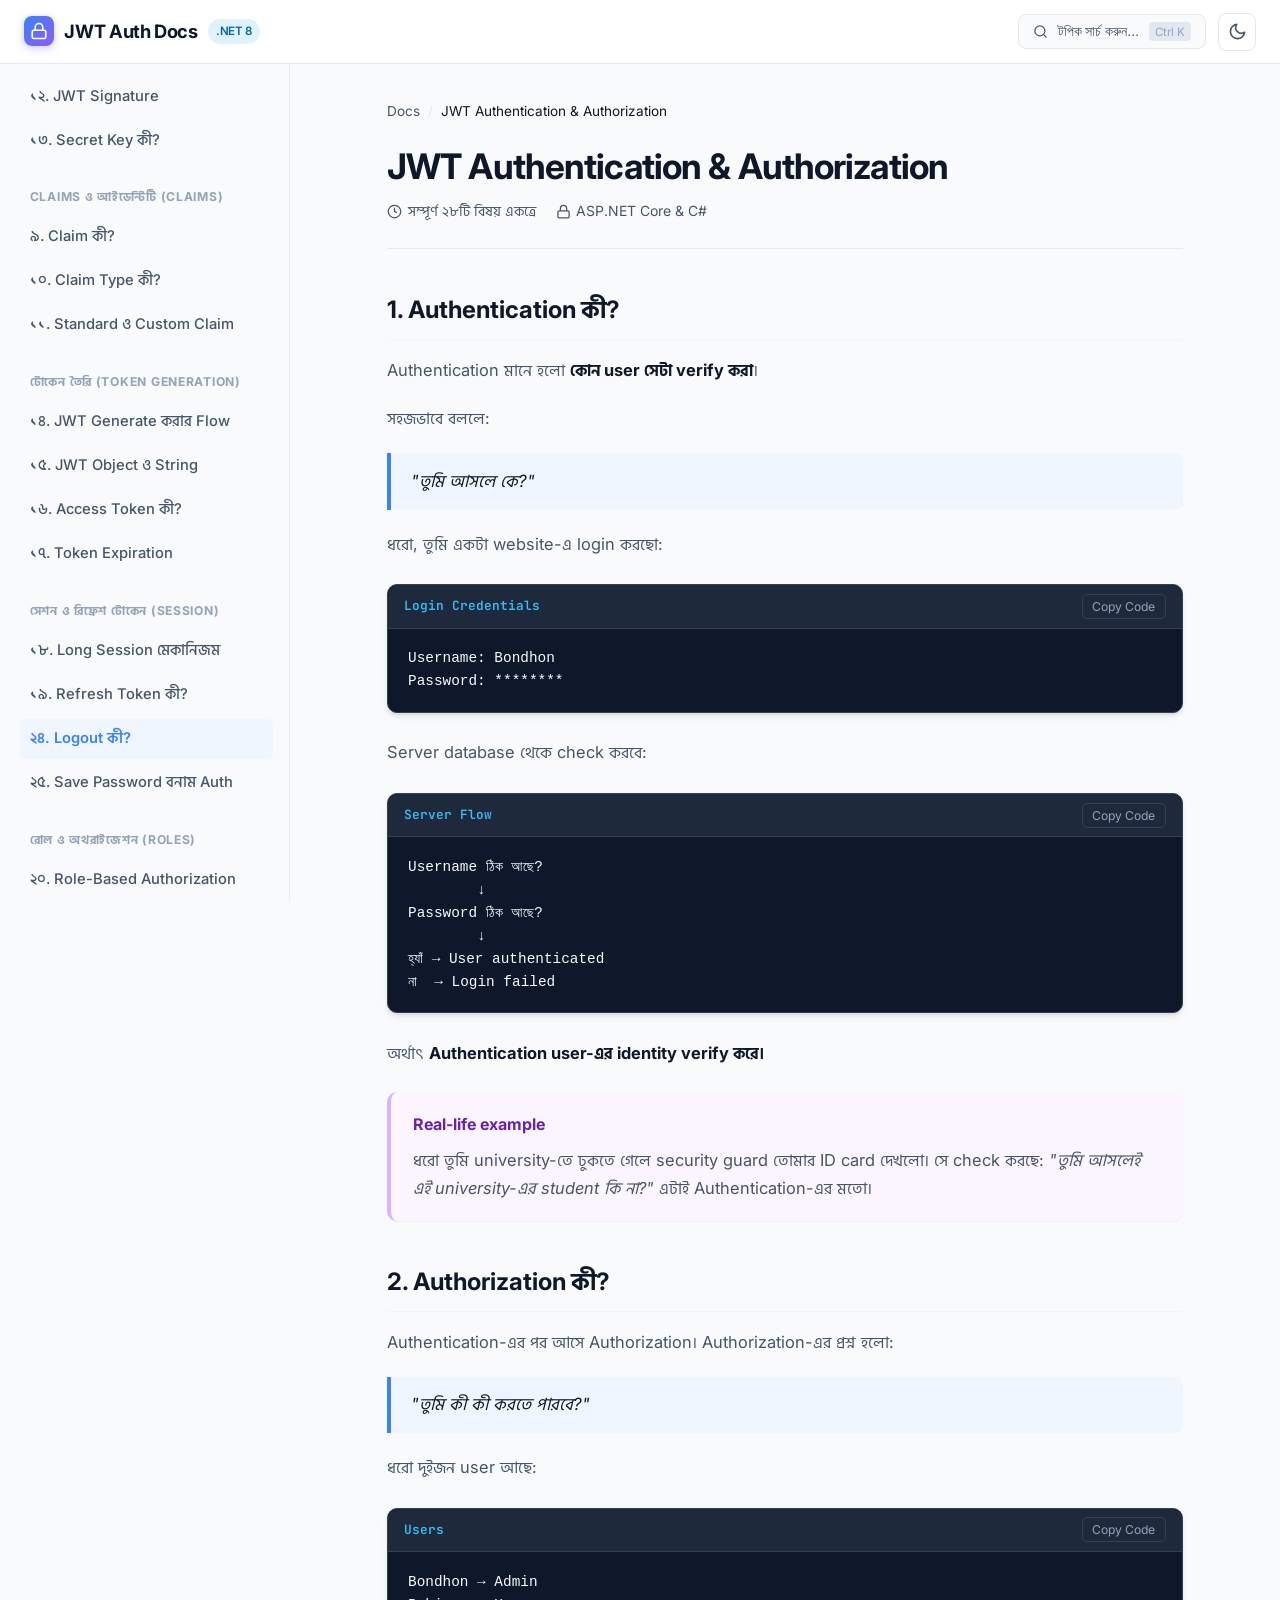
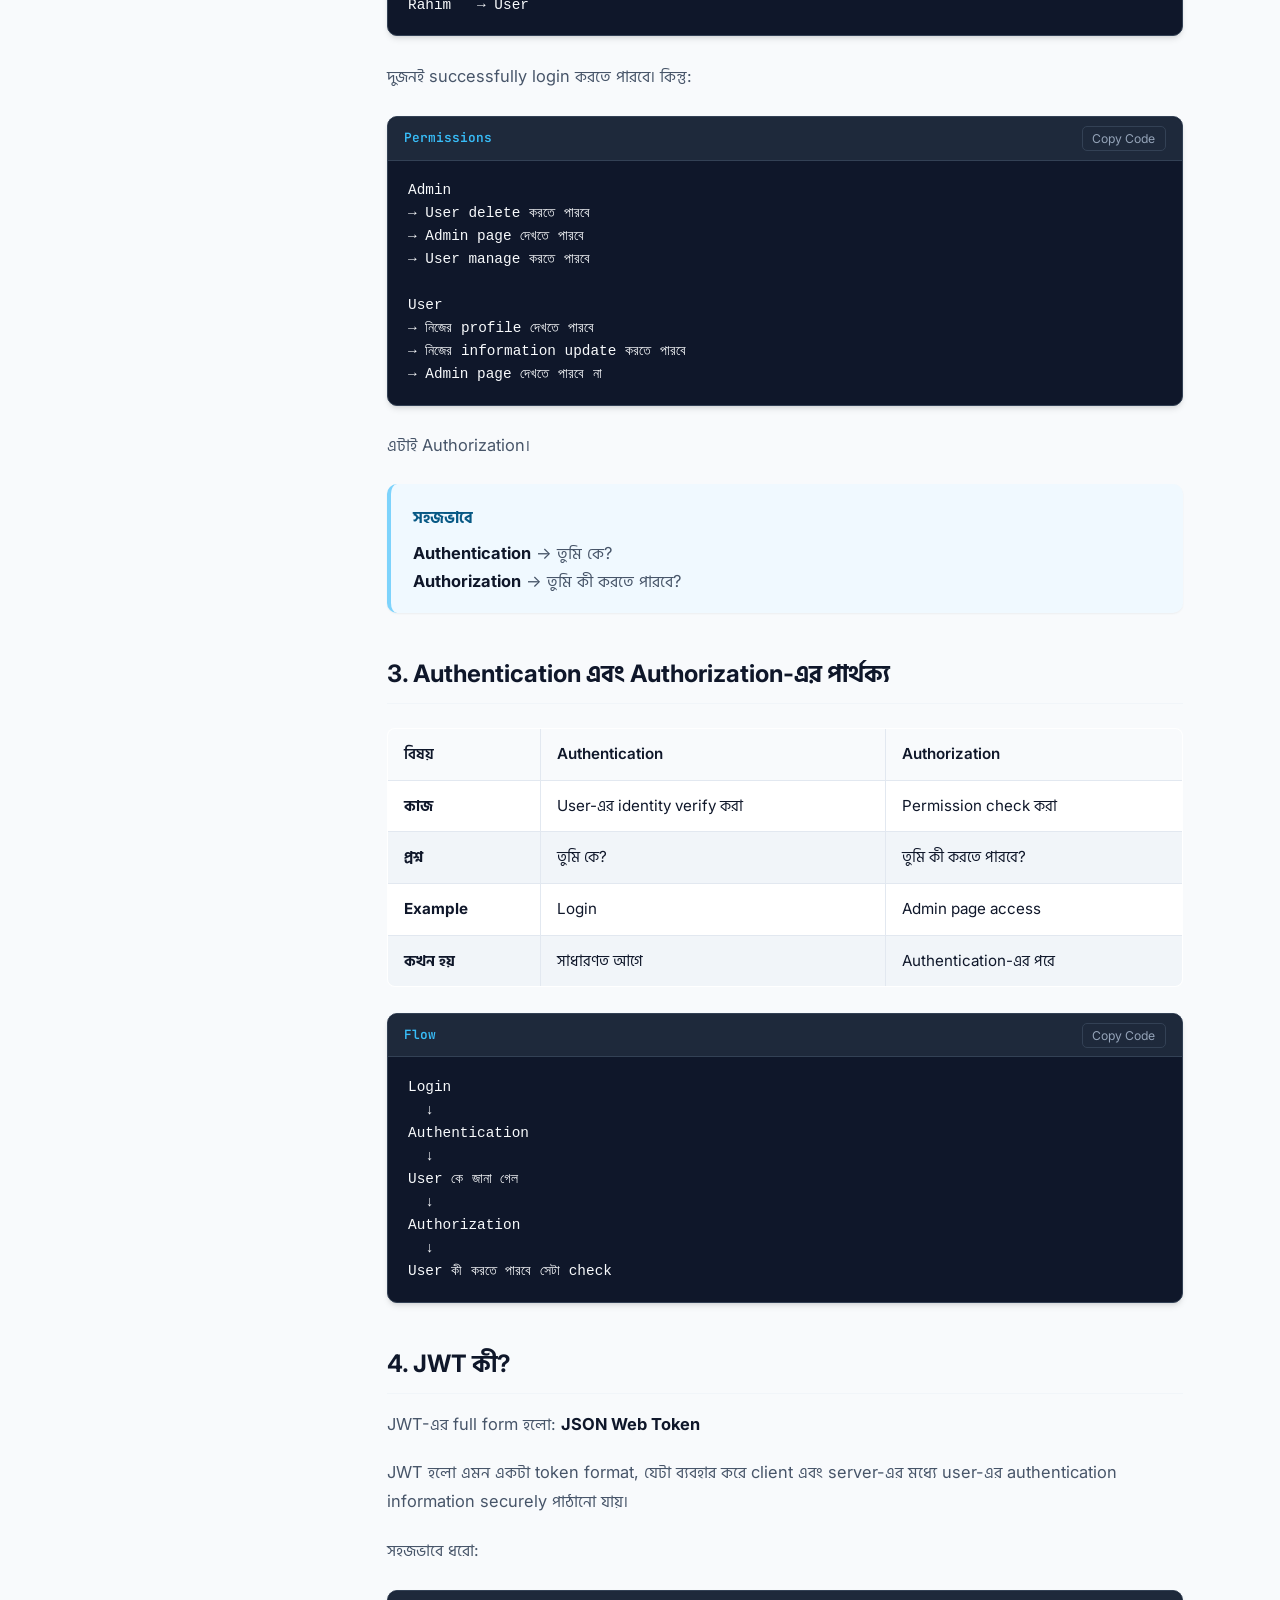
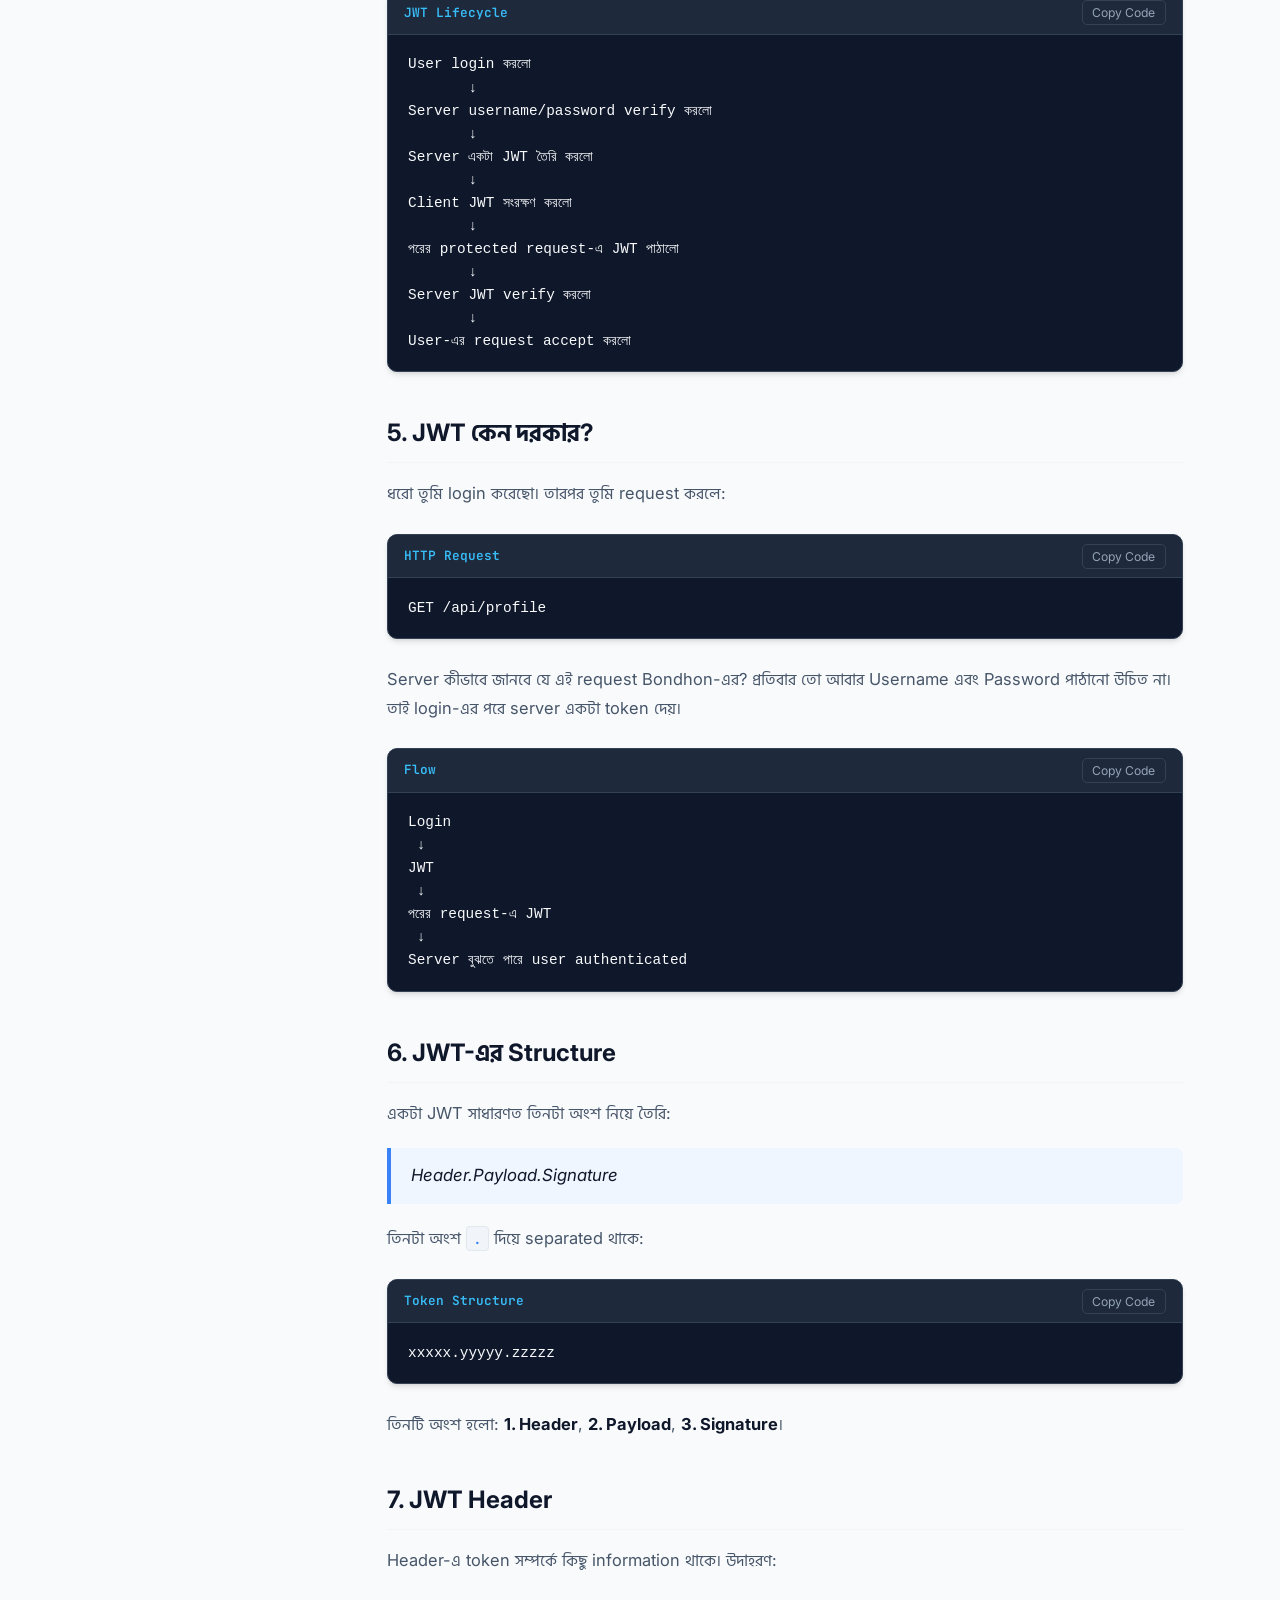
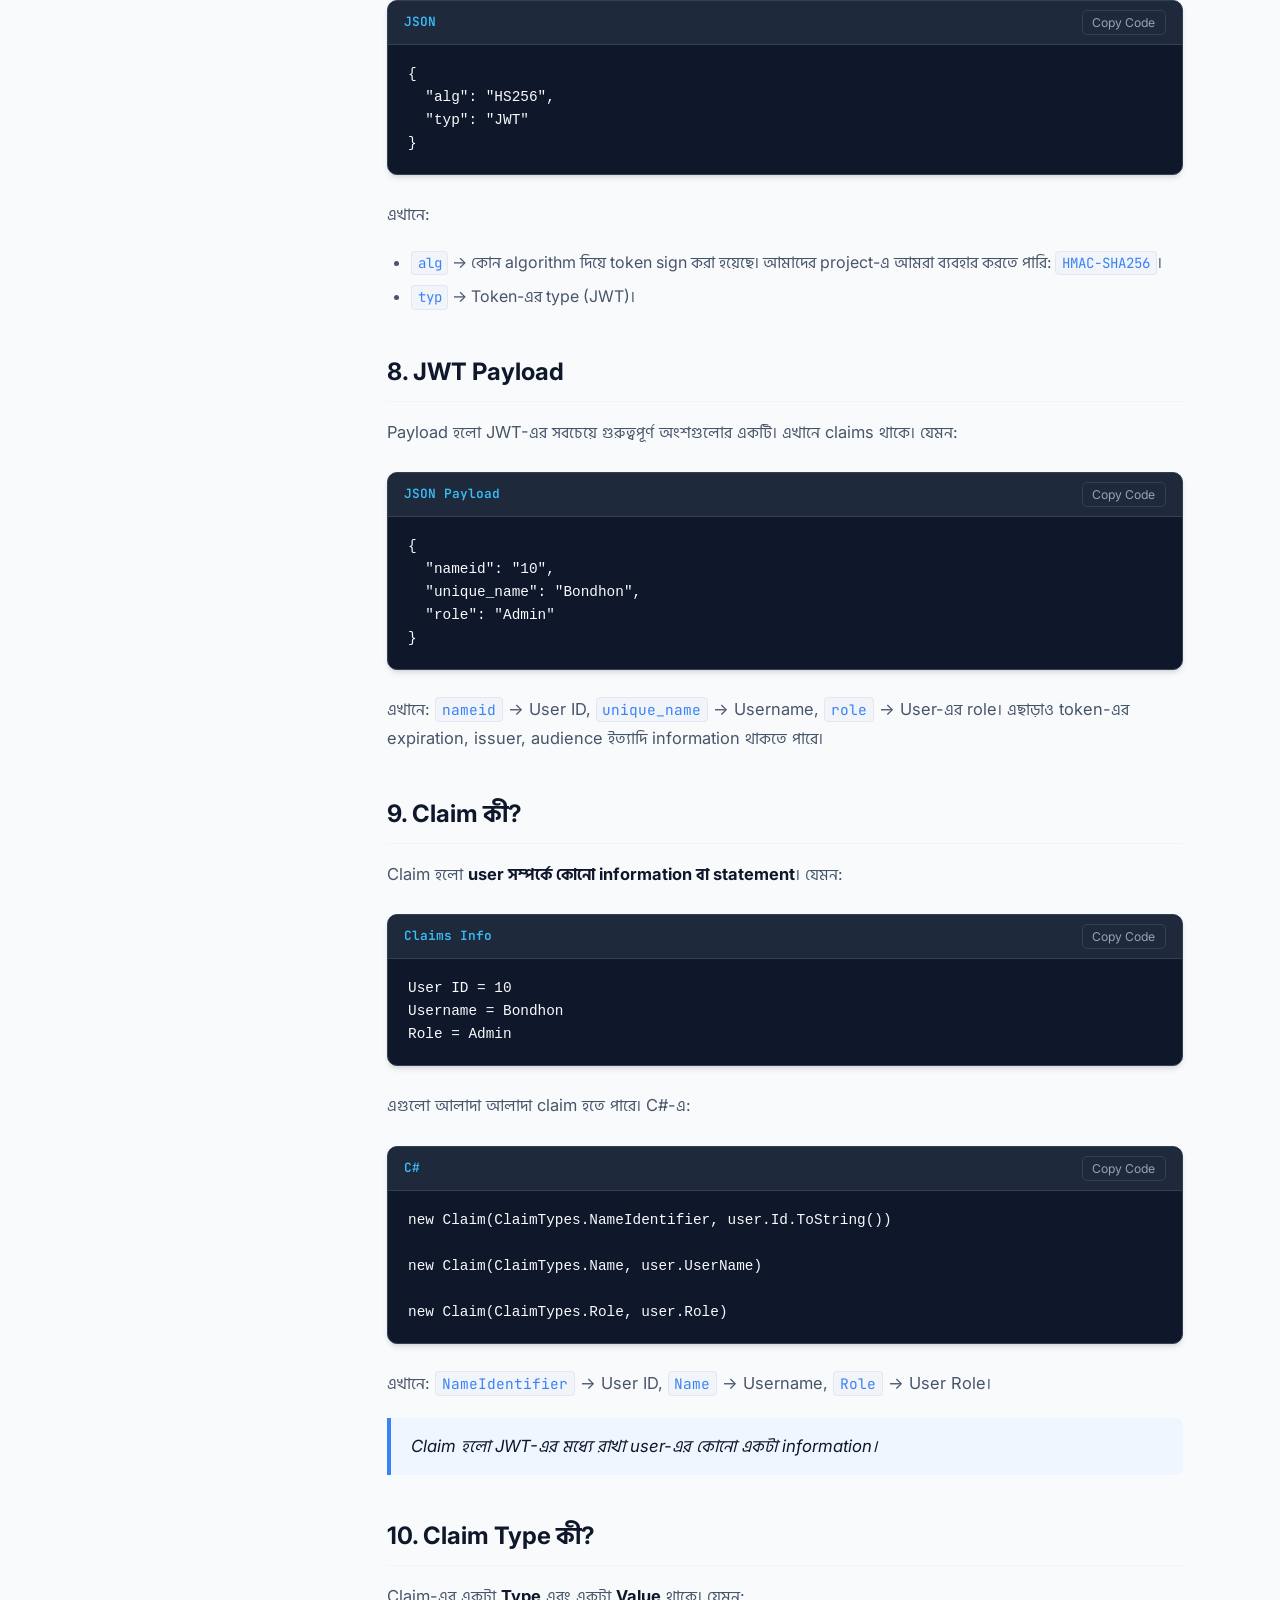
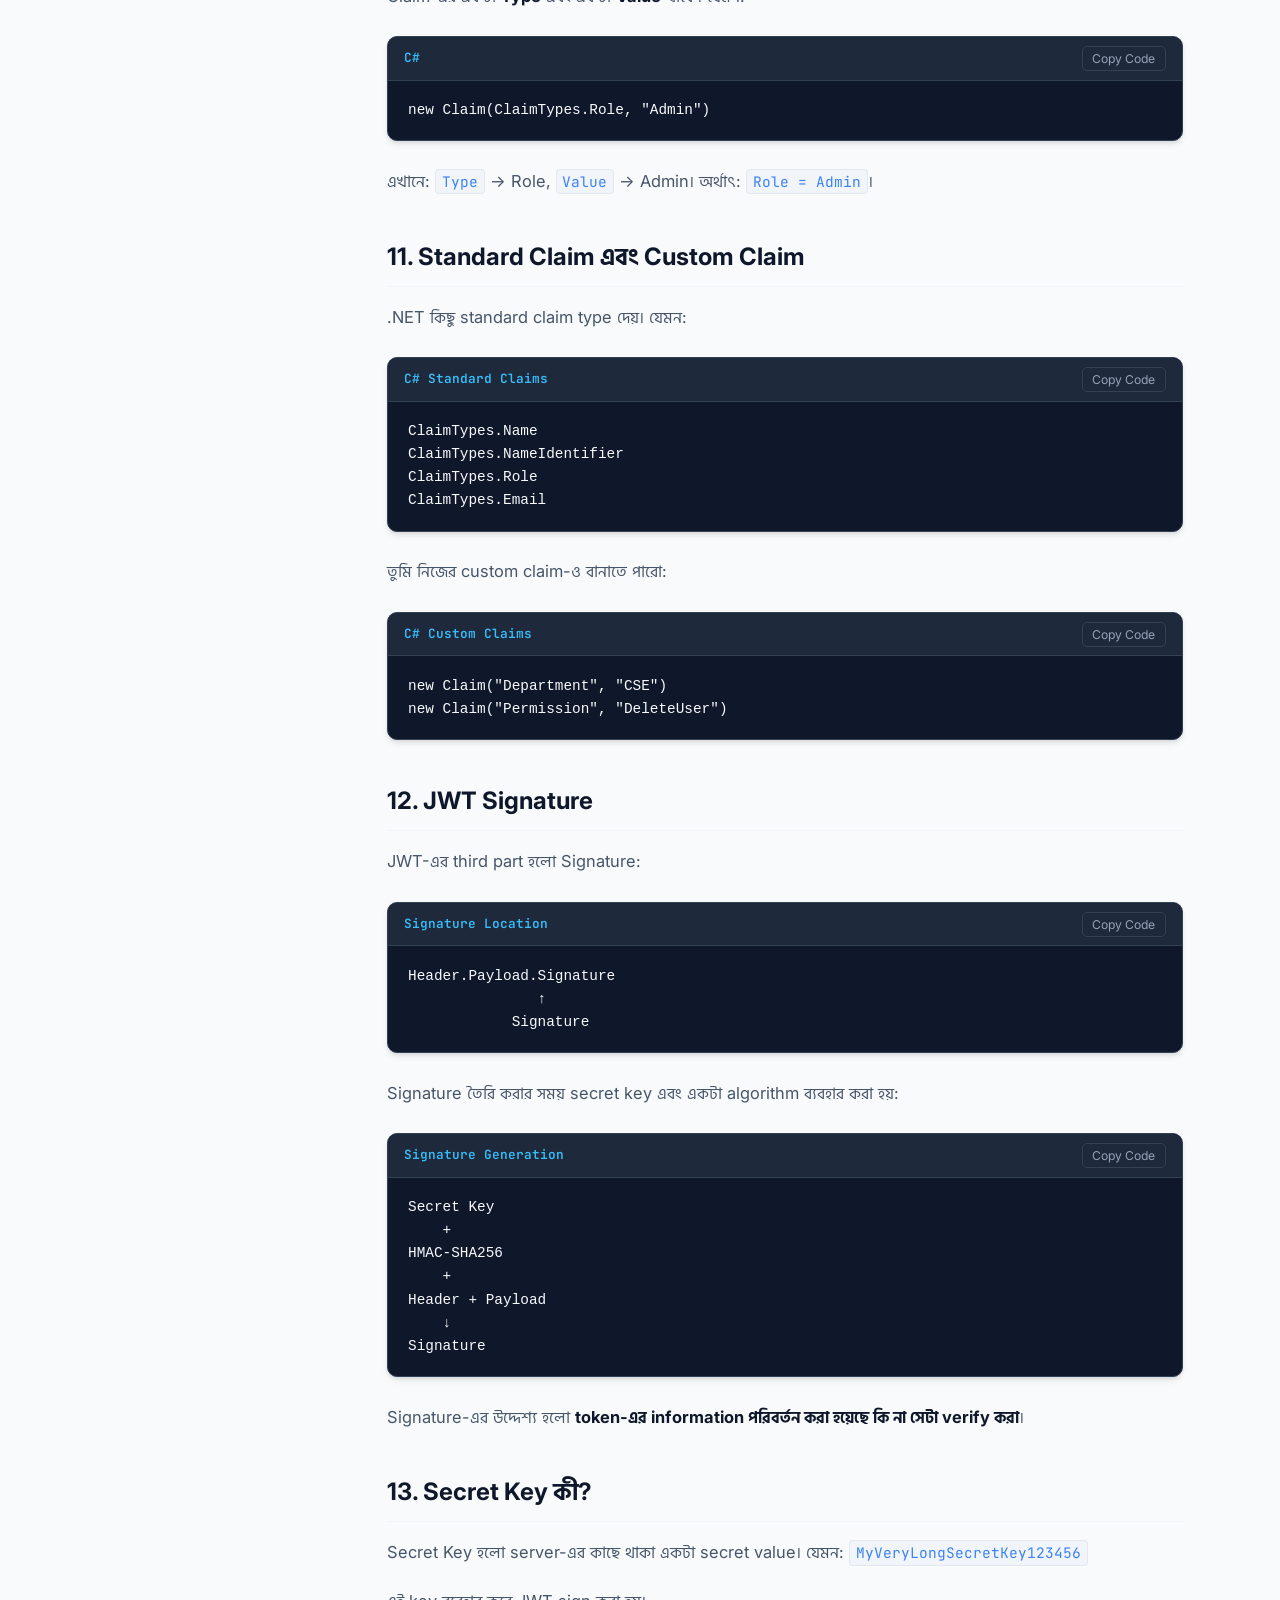
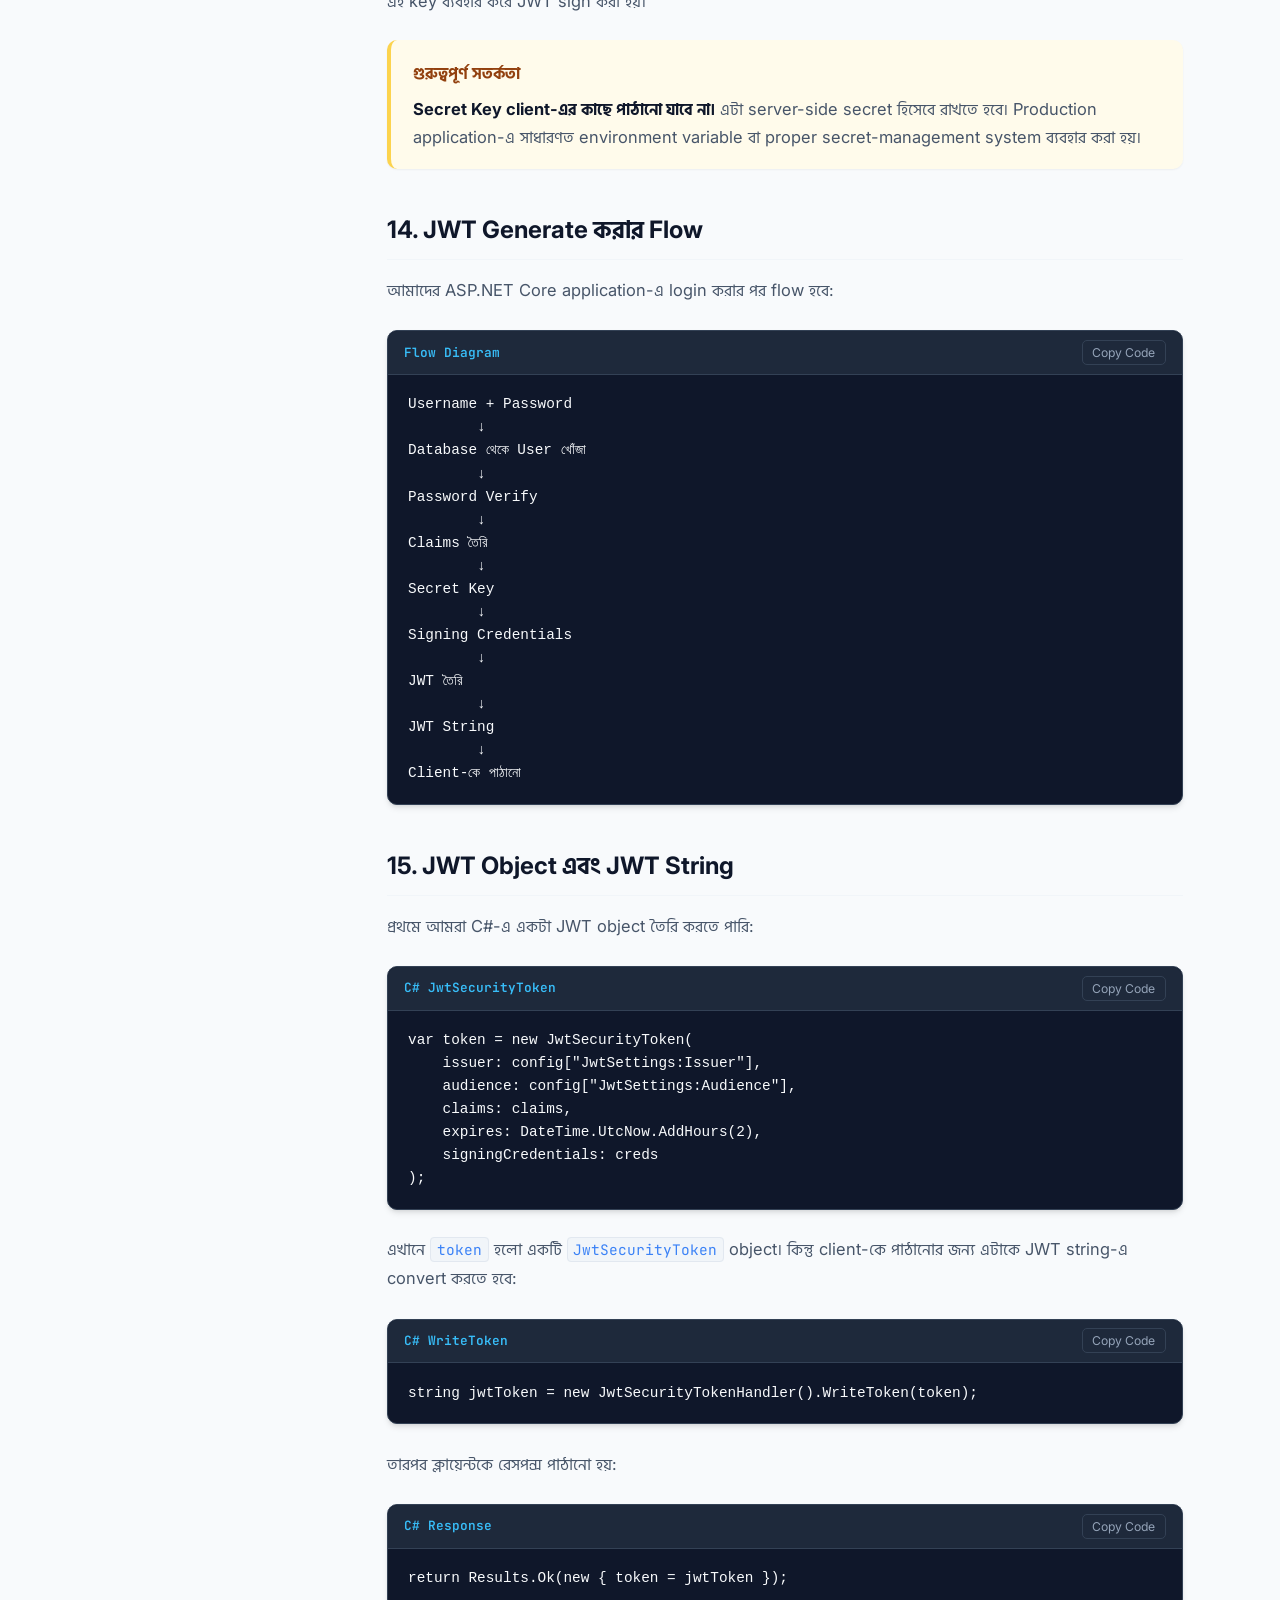
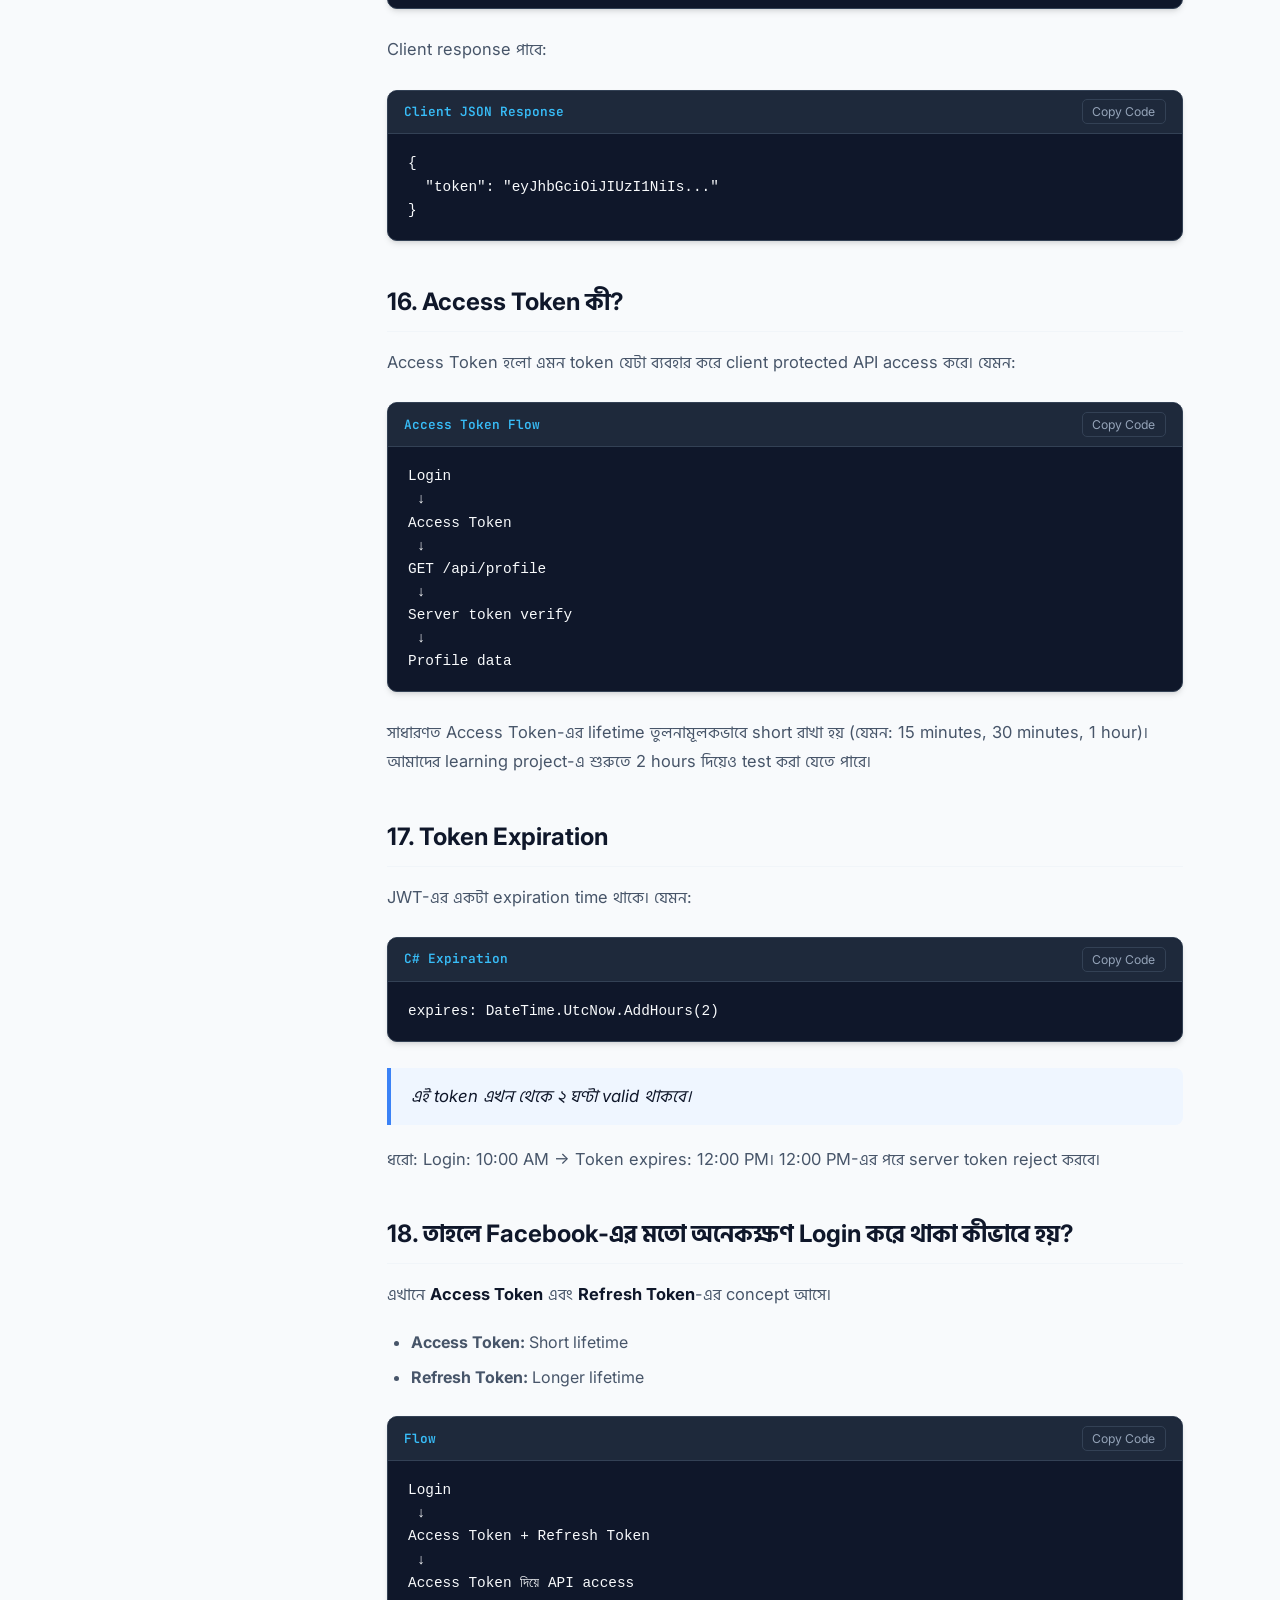
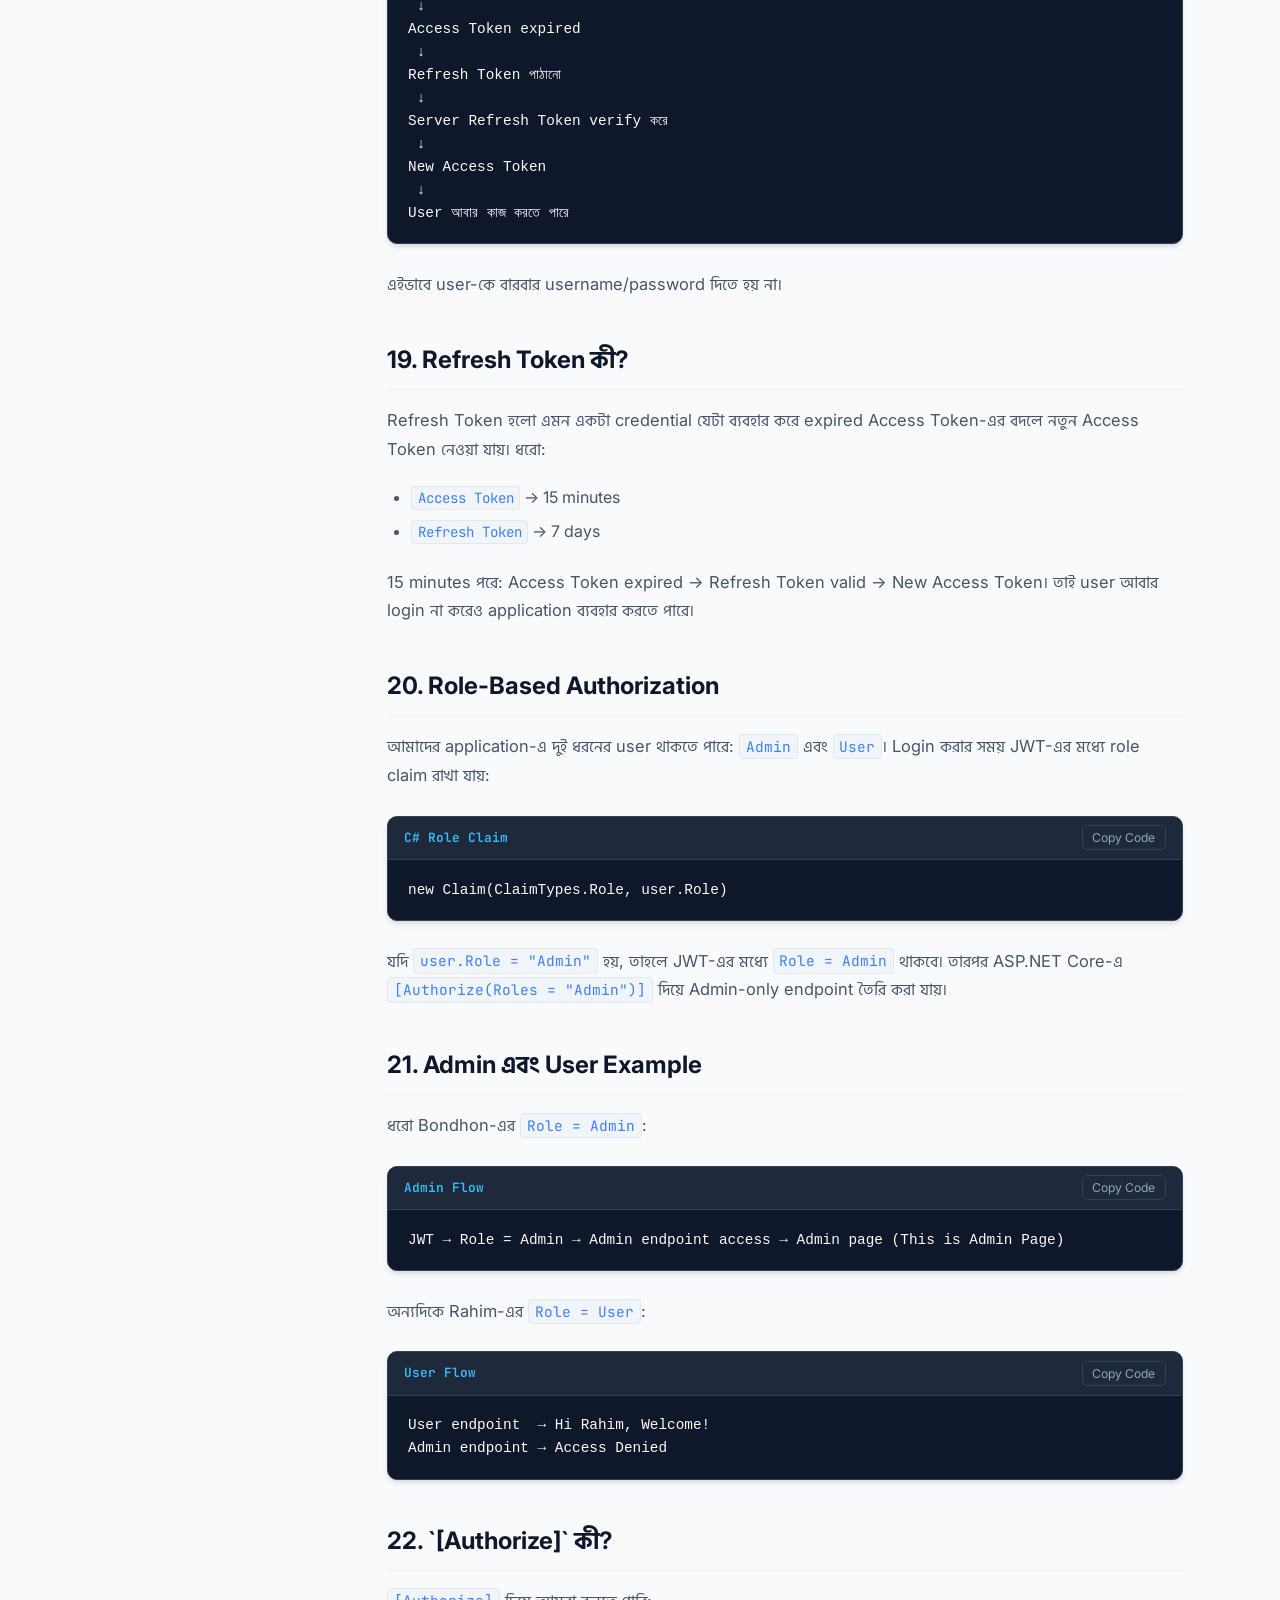
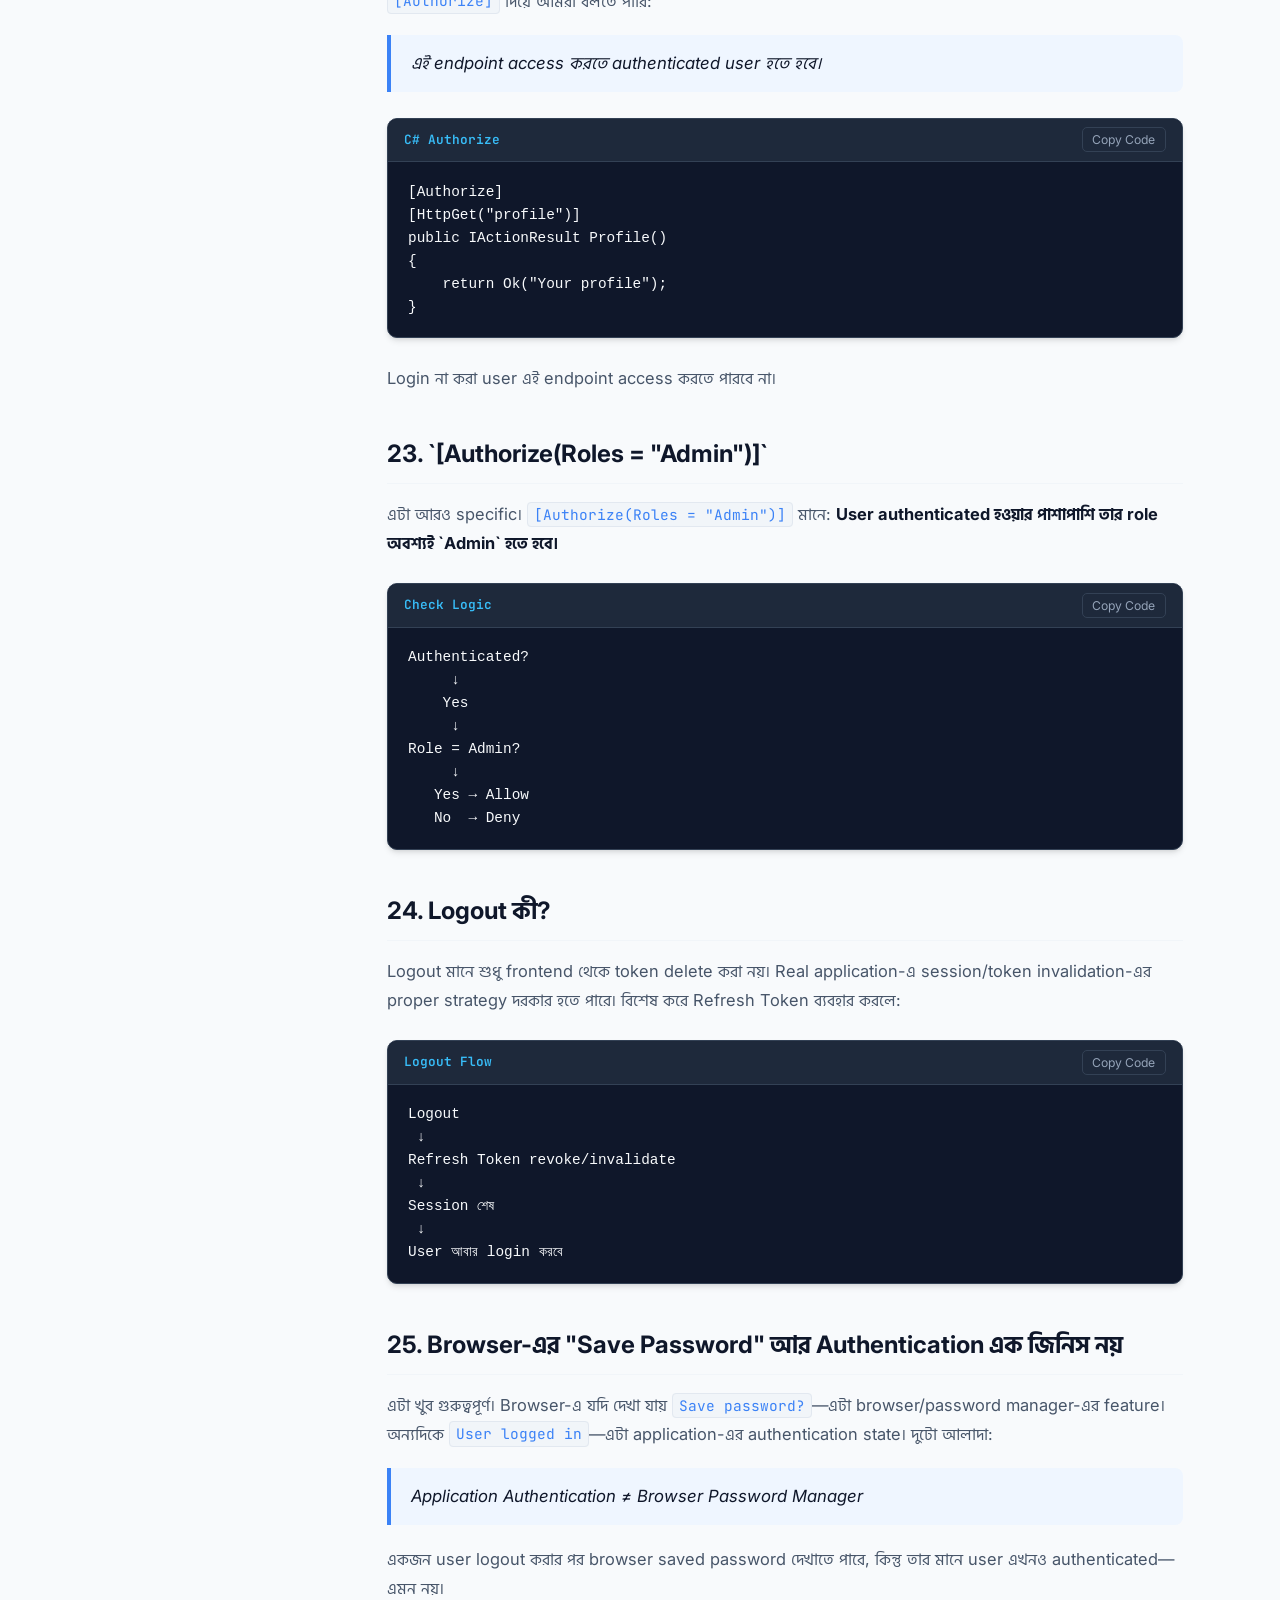
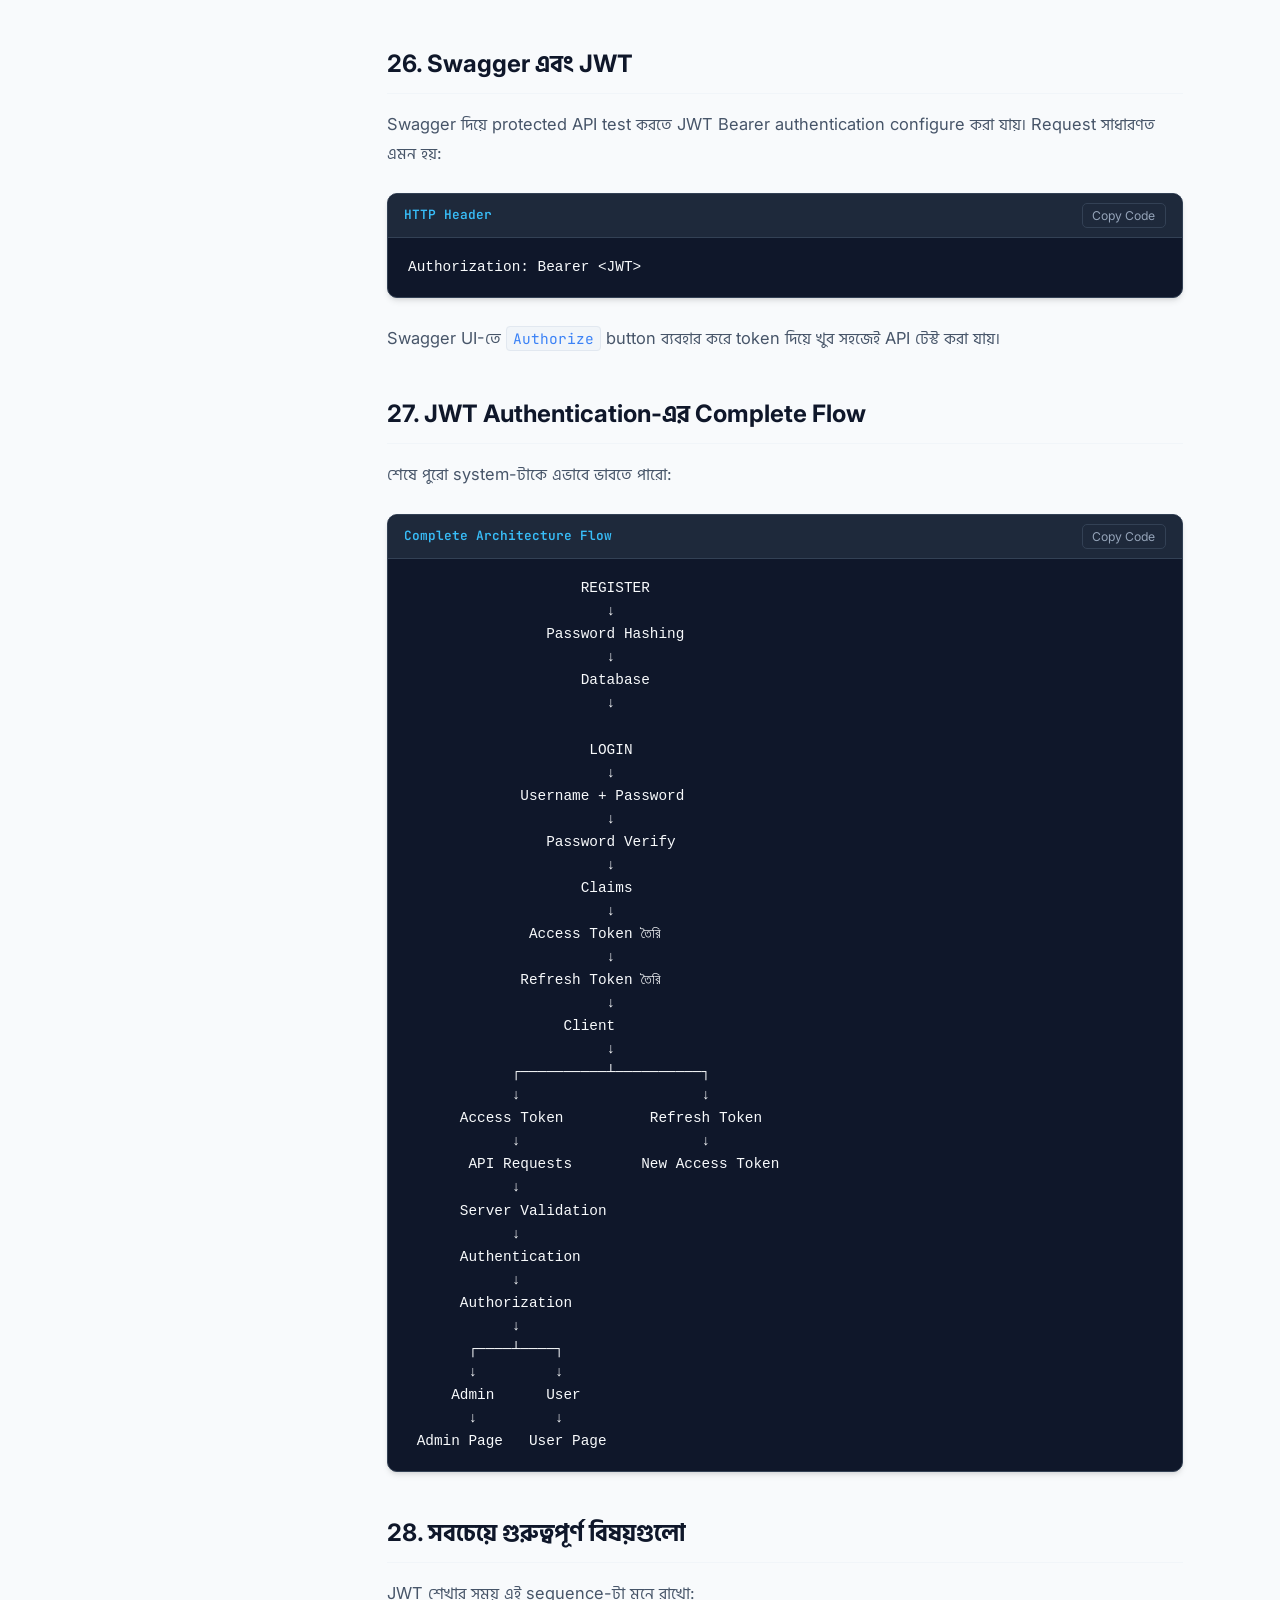
<file: index.html>
<!DOCTYPE html>
<html lang="bn">
<head>
  <meta charset="UTF-8">
  <meta http-equiv="refresh" content="0; url=jwt-auth-docs/docs/introduction.html">
  <meta name="viewport" content="width=device-width, initial-scale=1.0">
  <title>JWT Authentication & Authorization Docs</title>
  <link rel="stylesheet" href="jwt-auth-docs/css/style.css">
  <script>
    window.location.replace("jwt-auth-docs/docs/introduction.html");
  </script>
</head>
<body style="display:flex; align-items:center; justify-content:center; min-height:100vh; padding:1.5rem; text-align:center; background: #0b0f19; font-family: -apple-system, BlinkMacSystemFont, 'Segoe UI', Roboto, sans-serif;">
  <div style="background:#111827; padding:2.5rem 2rem; border-radius:12px; border:1px solid #1f2937; max-width:480px; box-shadow:0 10px 25px rgba(0,0,0,0.5);">
    <div style="width:52px; height:52px; background:linear-gradient(135deg, #3b82f6, #8b5cf6); border-radius:12px; display:inline-flex; align-items:center; justify-content:center; color:white; margin-bottom:1.2rem; box-shadow:0 4px 12px rgba(59,130,246,0.3);">
      <svg width="26" height="26" viewBox="0 0 24 24" fill="none" stroke="currentColor" stroke-width="2.2" stroke-linecap="round" stroke-linejoin="round">
        <rect x="3" y="11" width="18" height="11" rx="2" ry="2"></rect>
        <path d="M7 11V7a5 5 0 0 1 10 0v4"></path>
      </svg>
    </div>
    <h1 style="font-size:1.45rem; font-weight:700; margin-bottom:0.6rem; color:#f9fafb;">JWT Auth Documentation</h1>
    <p style="color:#9ca3af; font-size:0.95rem; margin-bottom:1.5rem; line-height: 1.6;">আপনাকে সরাসরি মূল ডকুমেন্টেশনে নিয়ে যাওয়া হচ্ছে...</p>
    <a href="jwt-auth-docs/docs/introduction.html" style="display:inline-block; background:#3b82f6; color:white; padding:0.7rem 1.5rem; border-radius:8px; text-decoration:none; font-weight:600; font-size:0.95rem; transition:background 0.2s;">
      ডকুমেন্টেশনে প্রবেশ করুন &rarr;
    </a>
  </div>
</body>
</html>
</file>
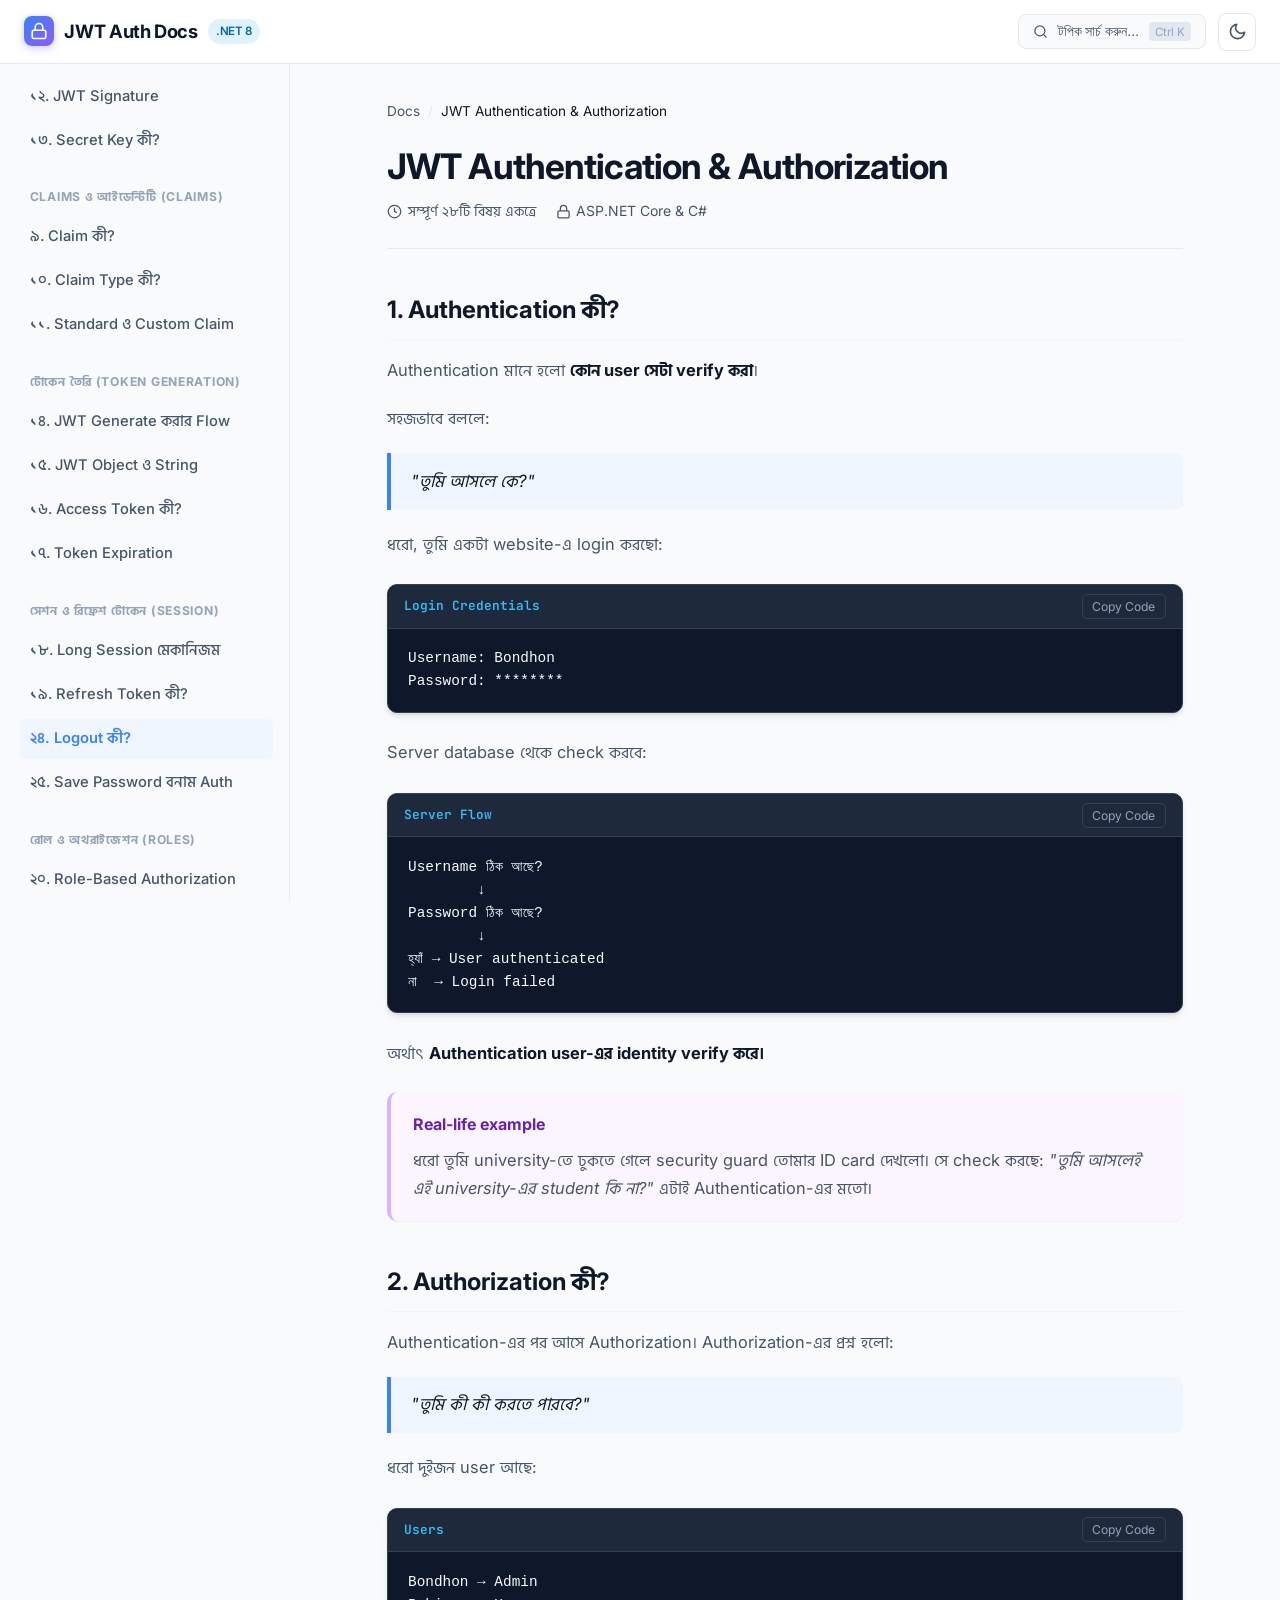
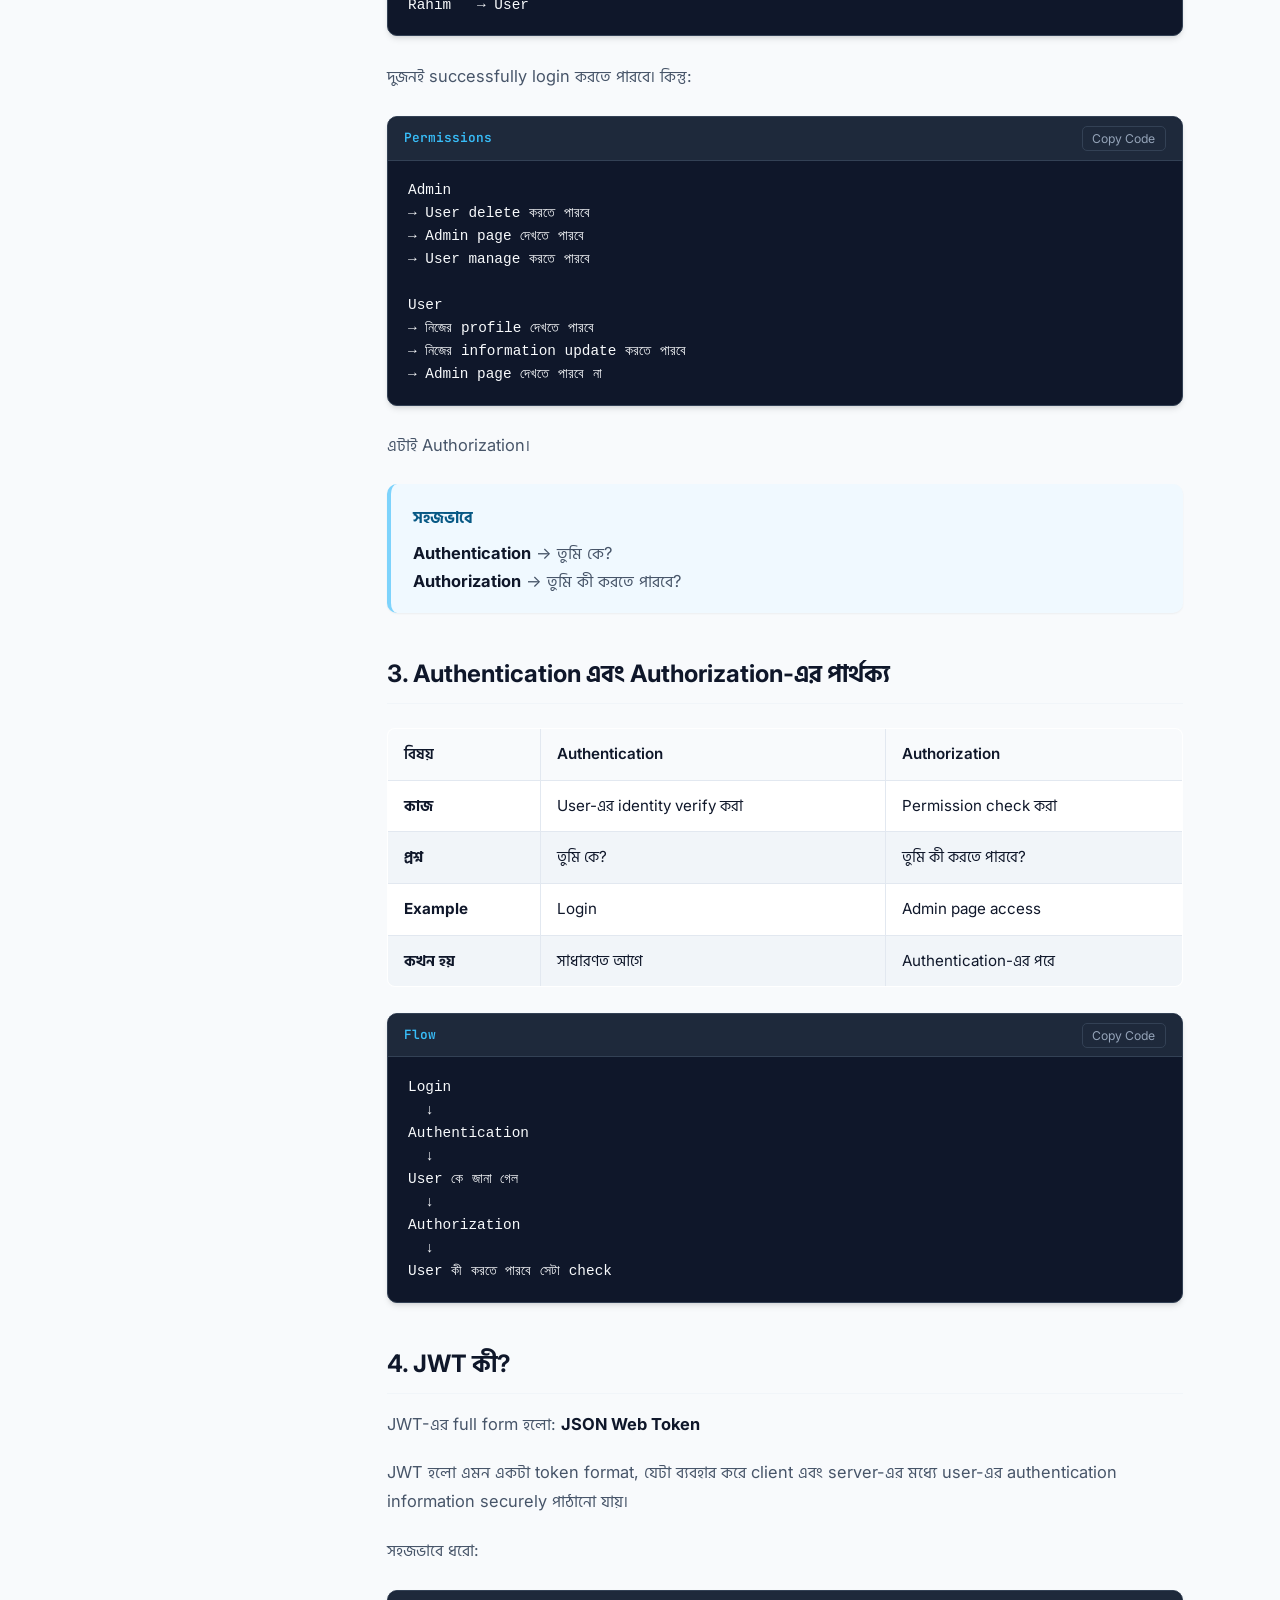
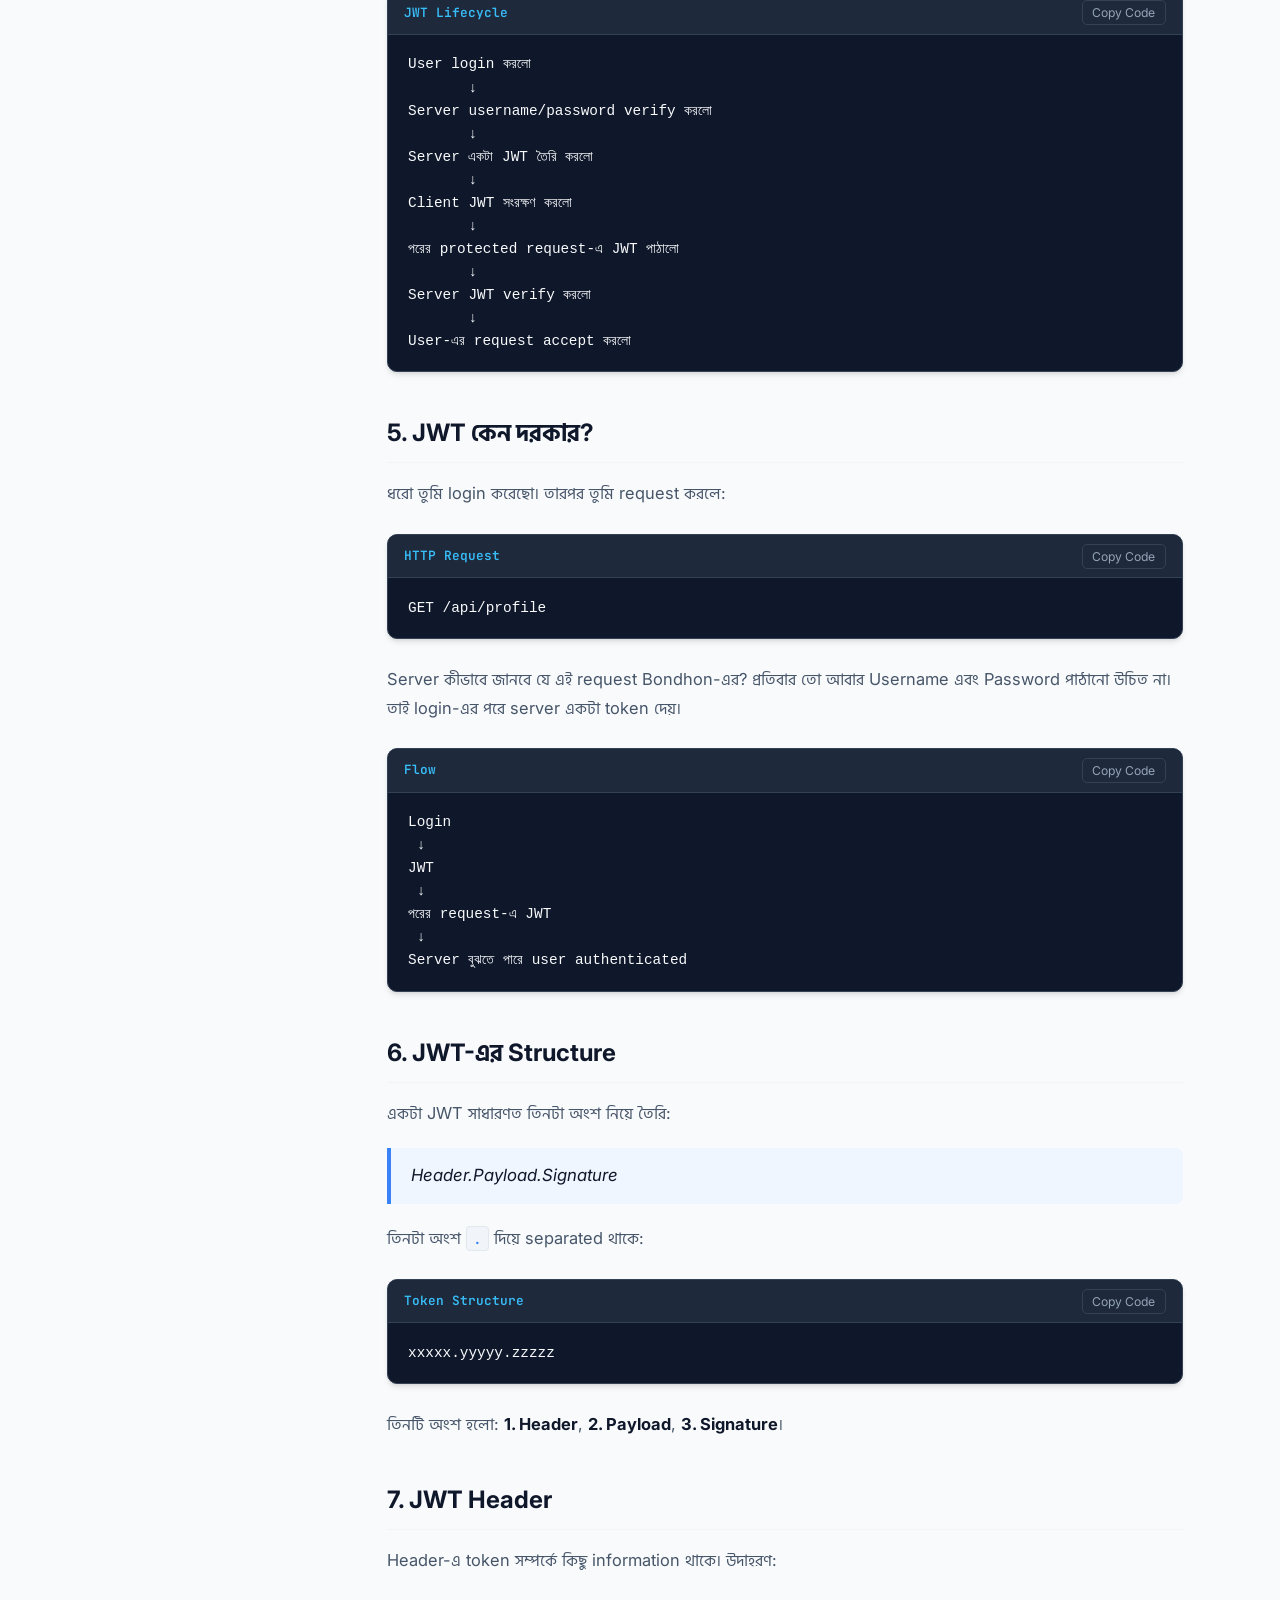
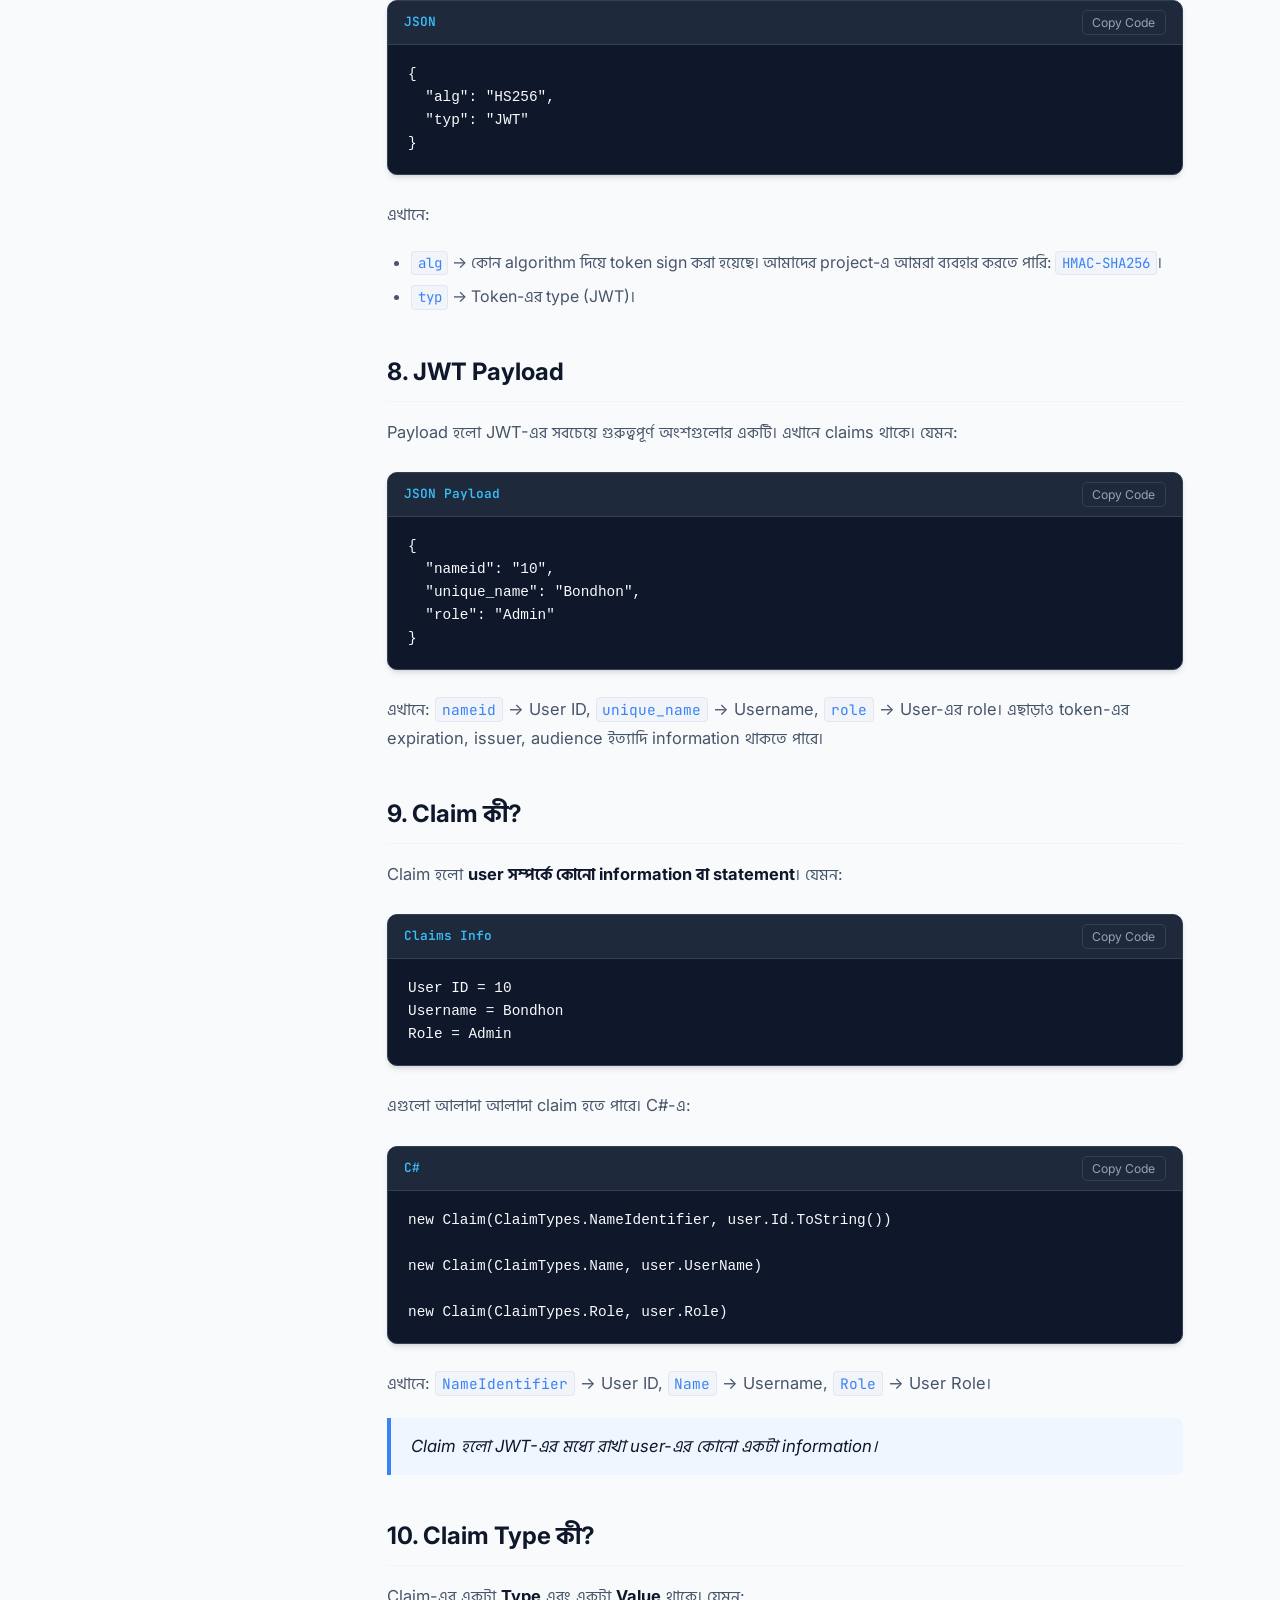
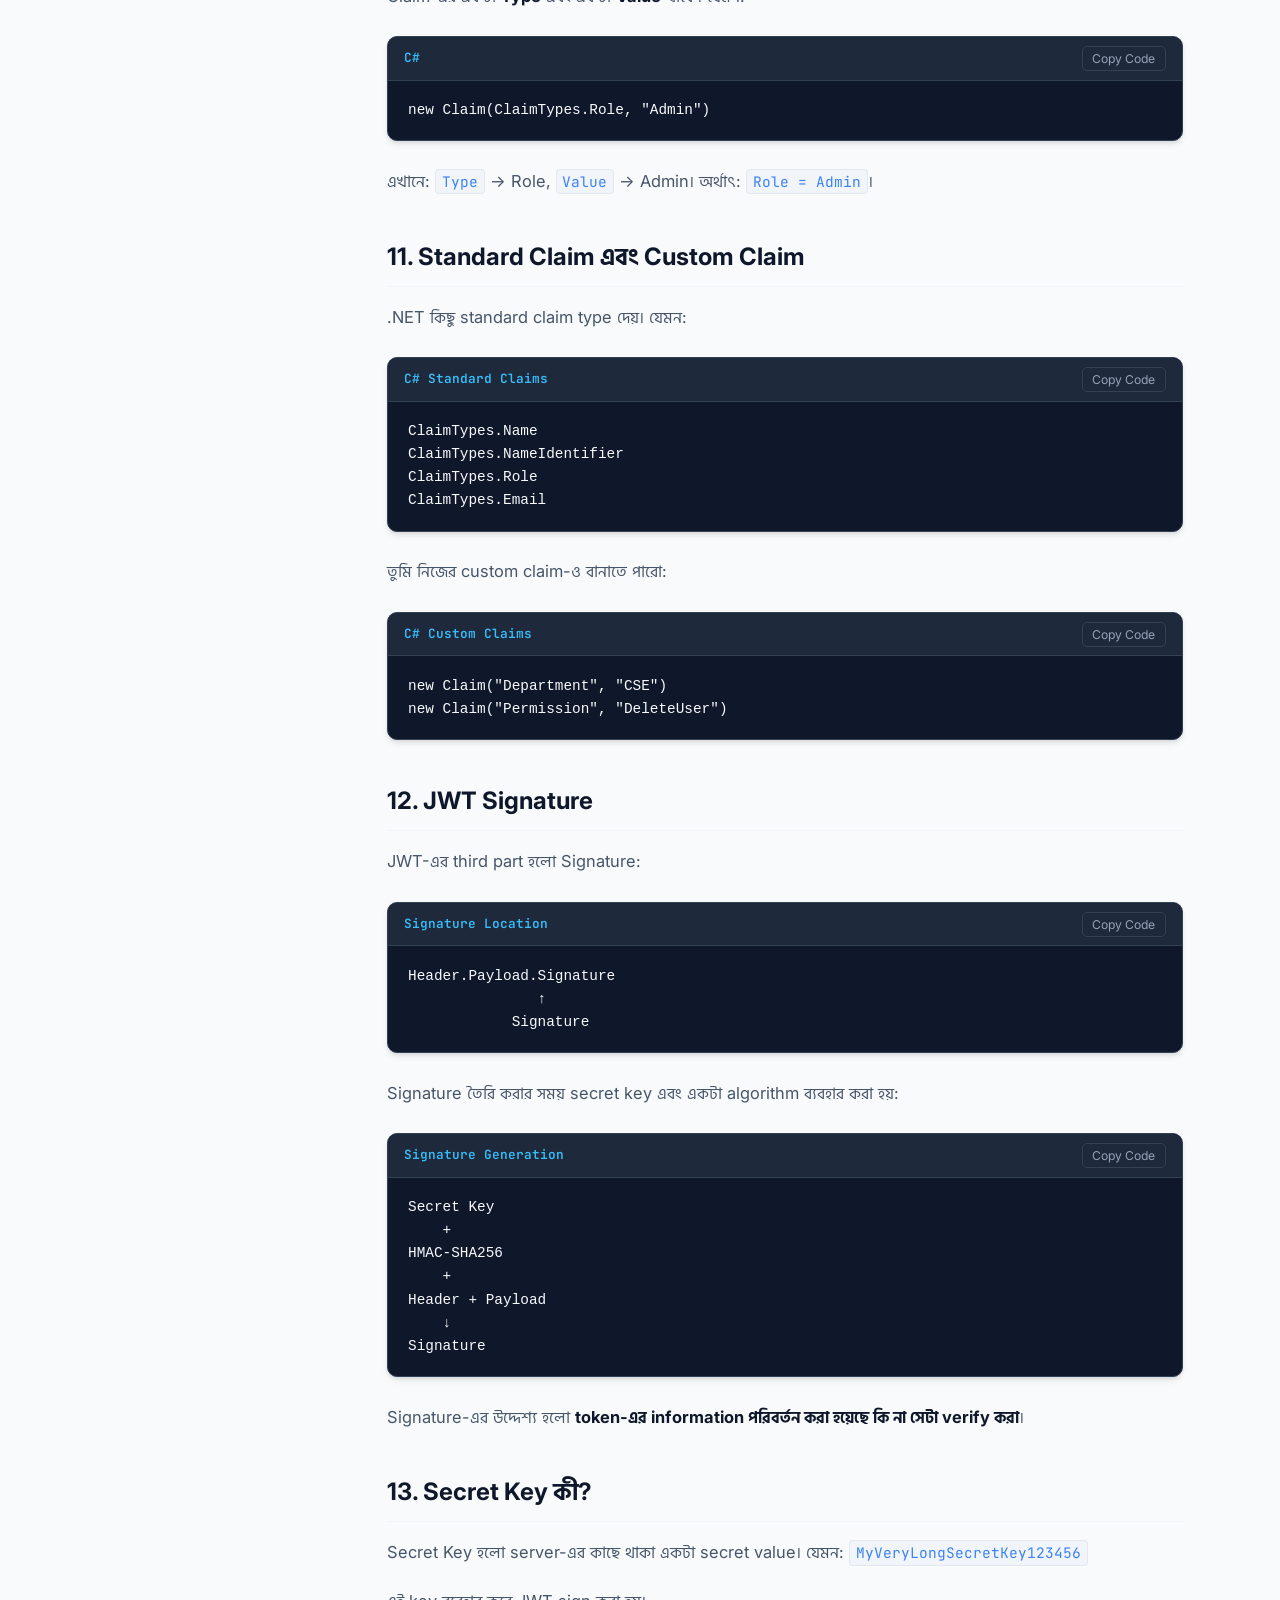
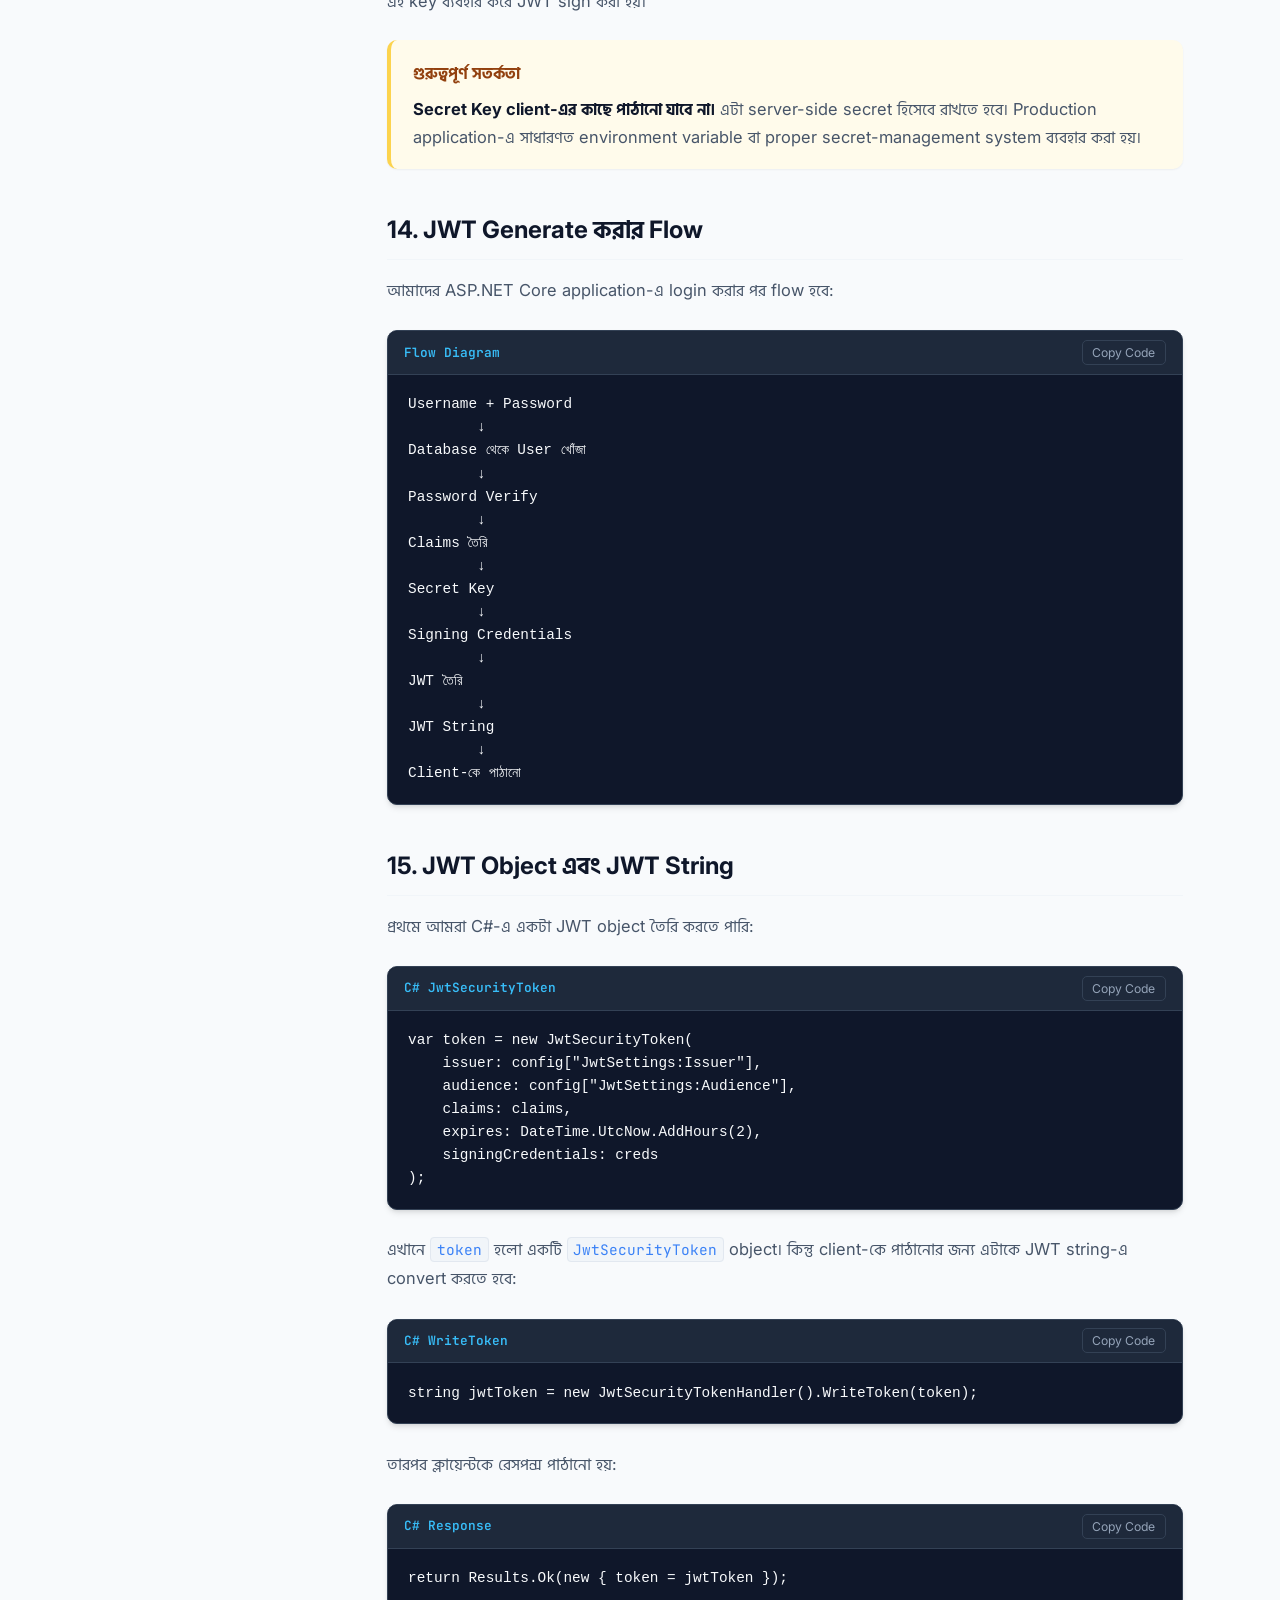
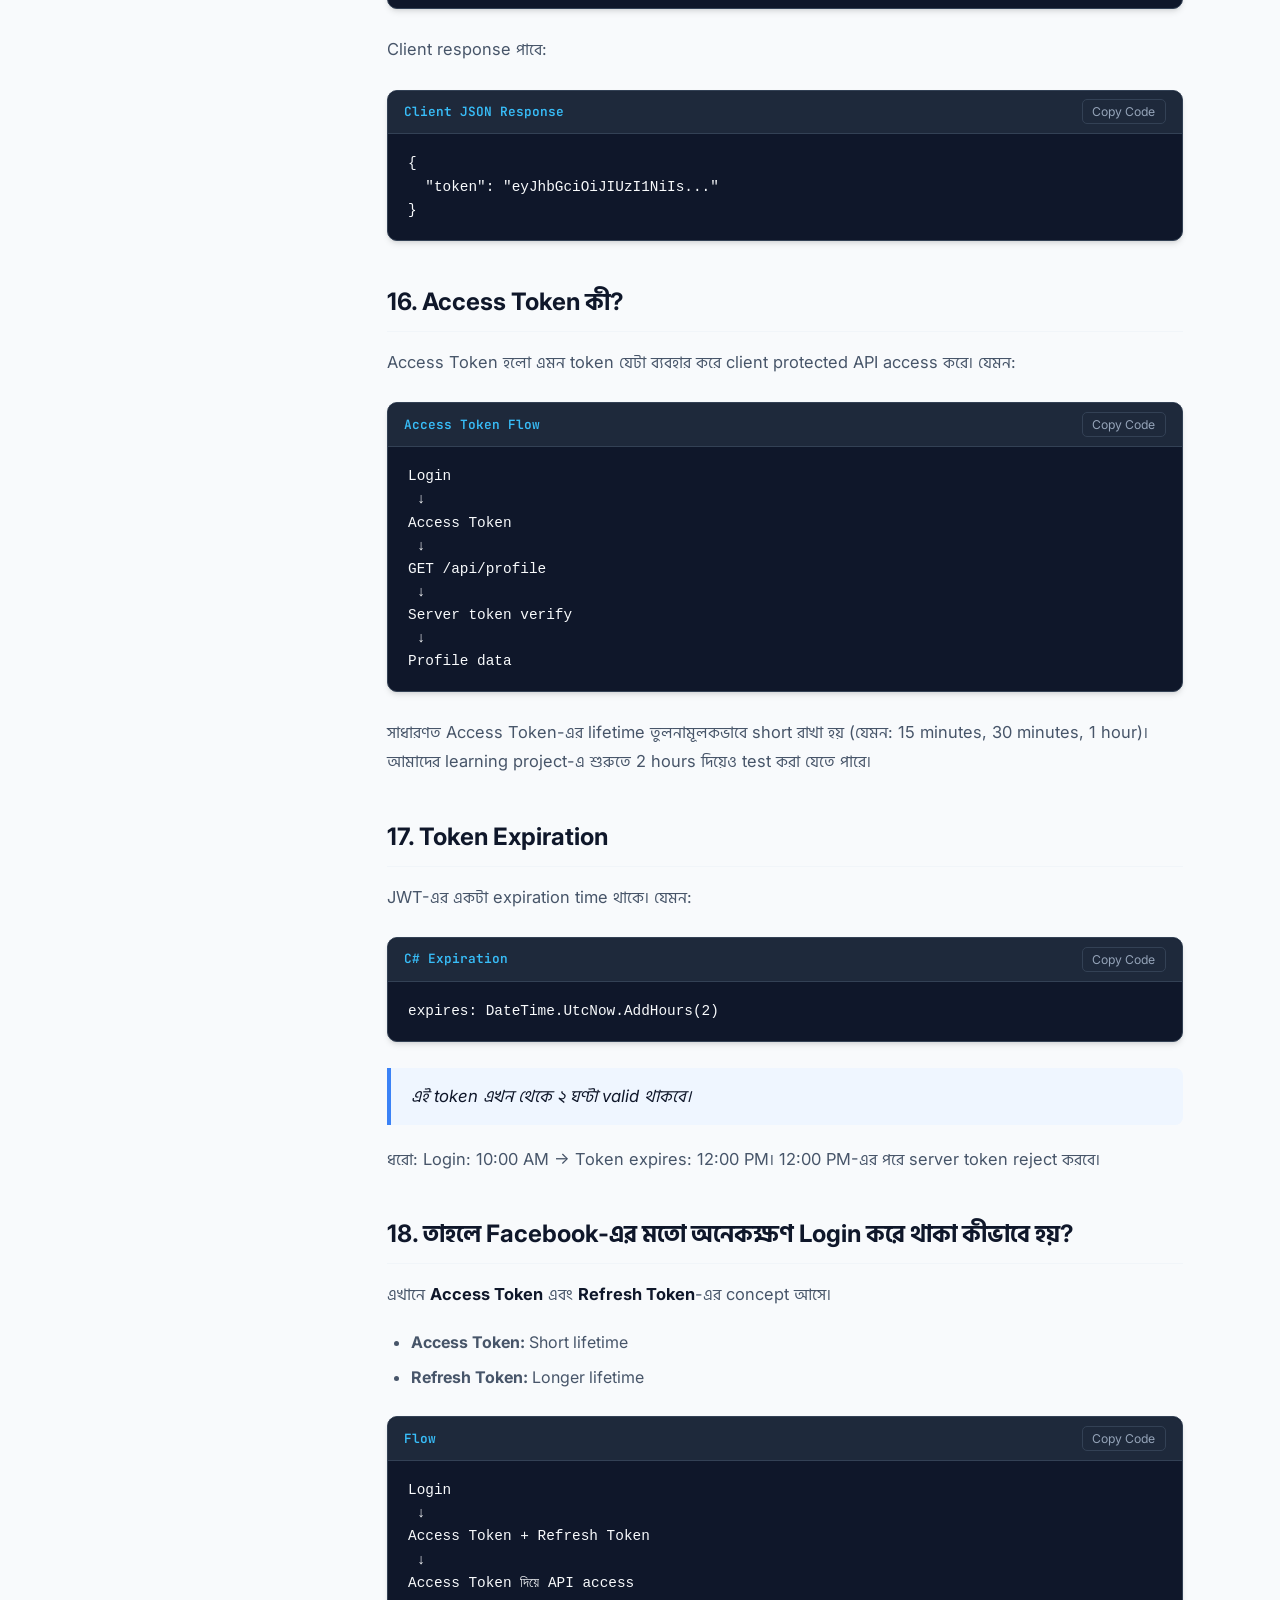
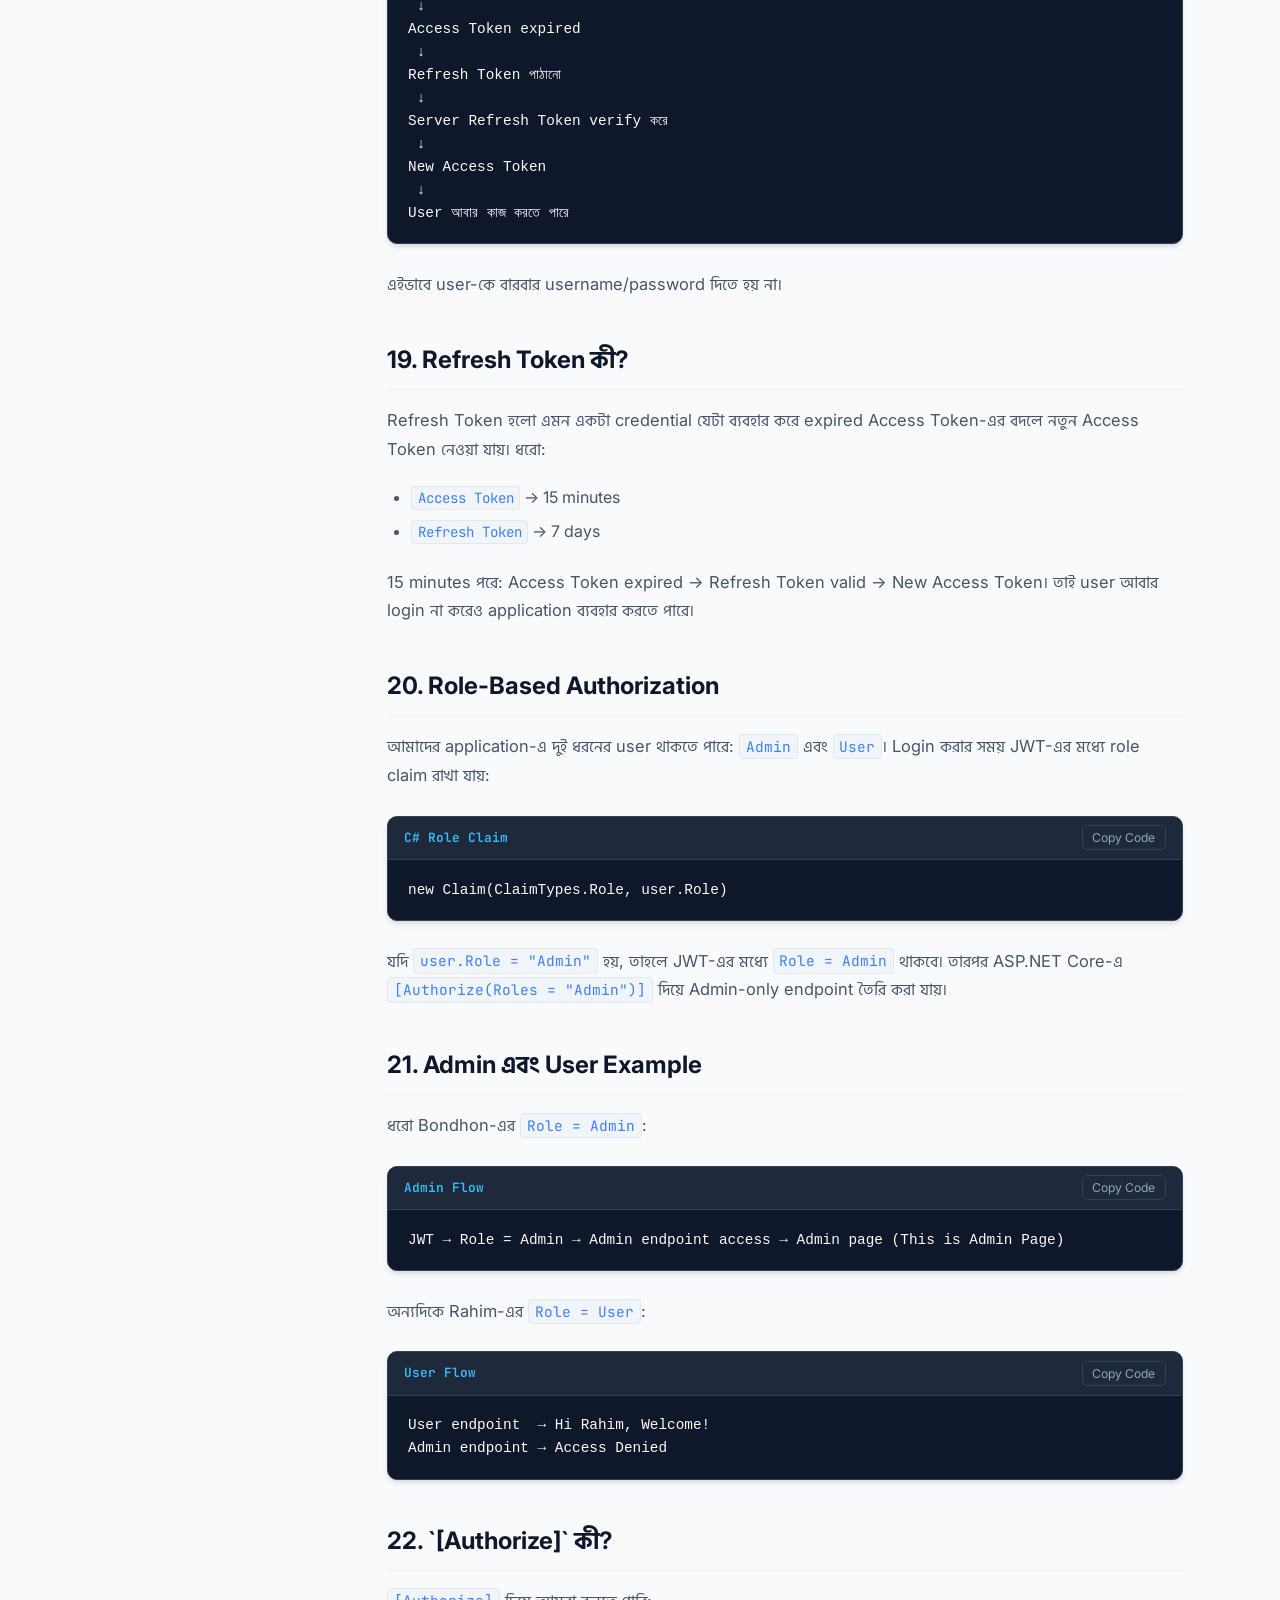
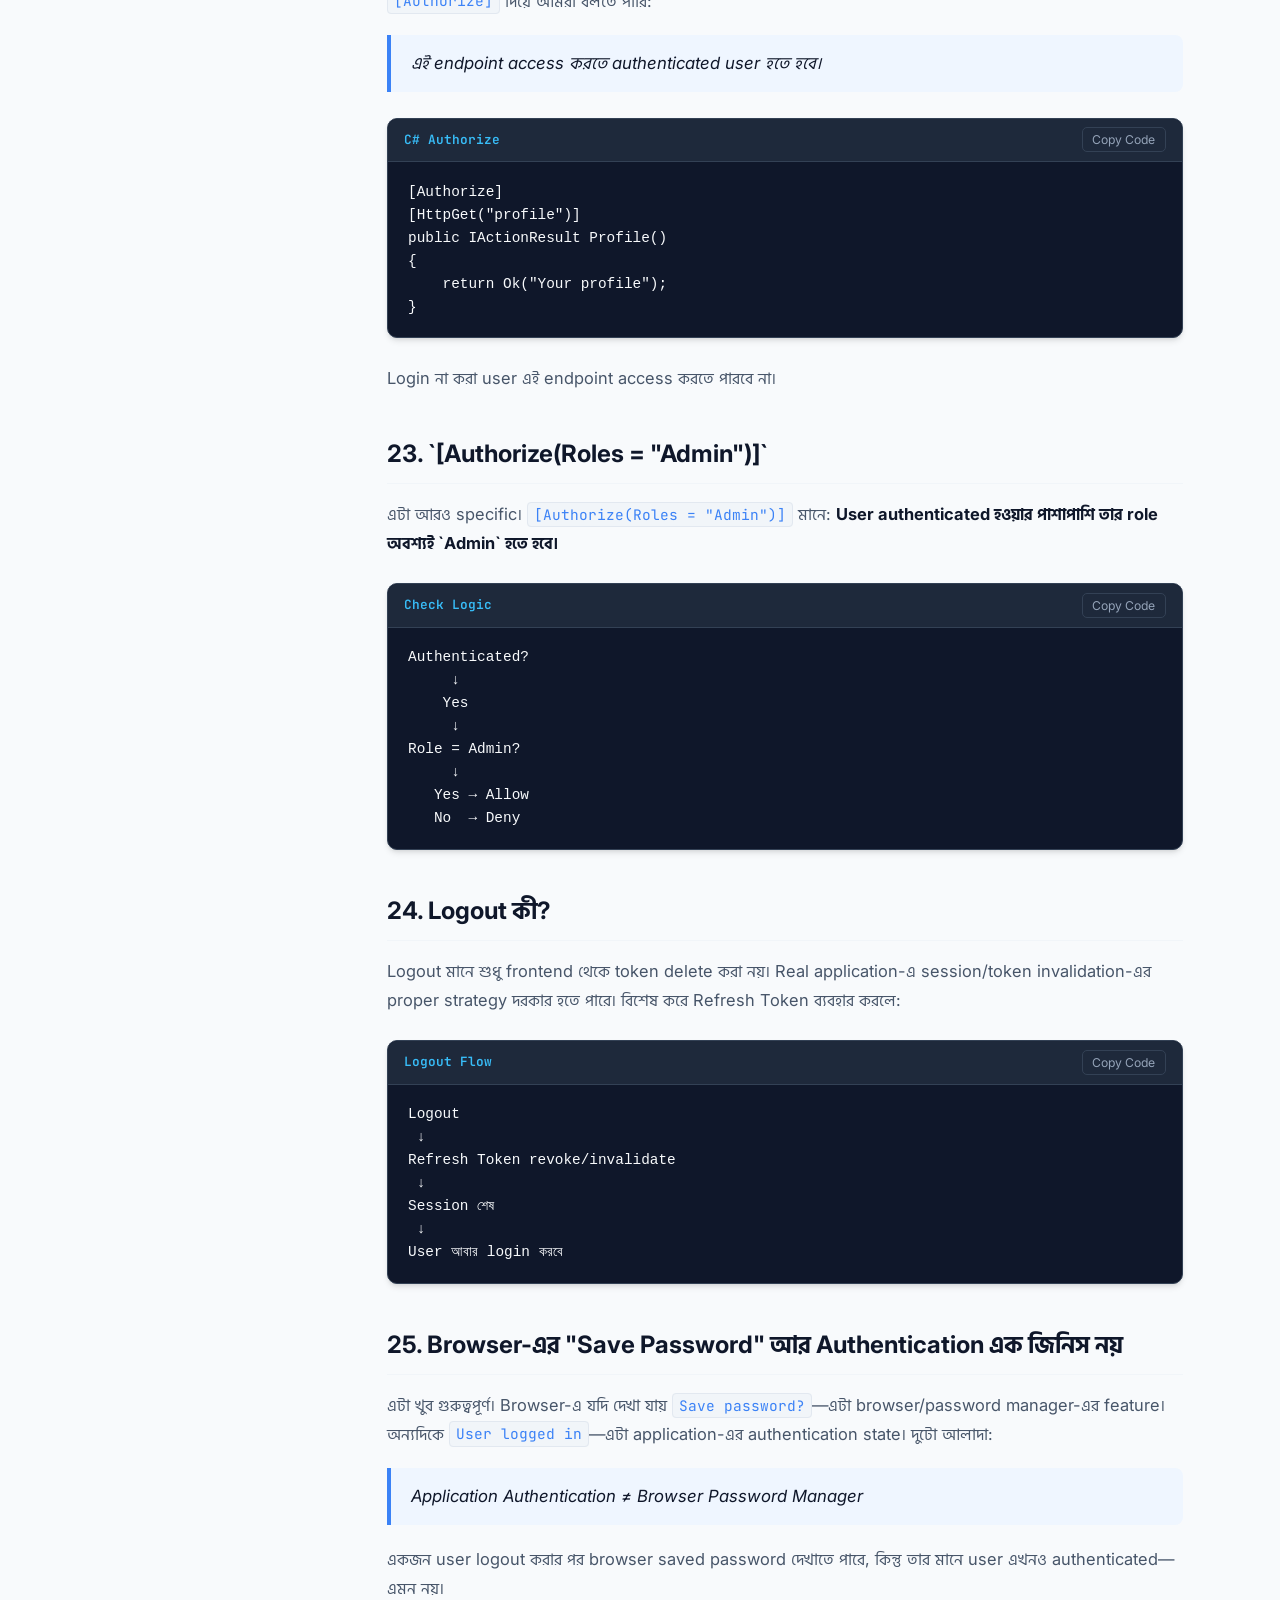
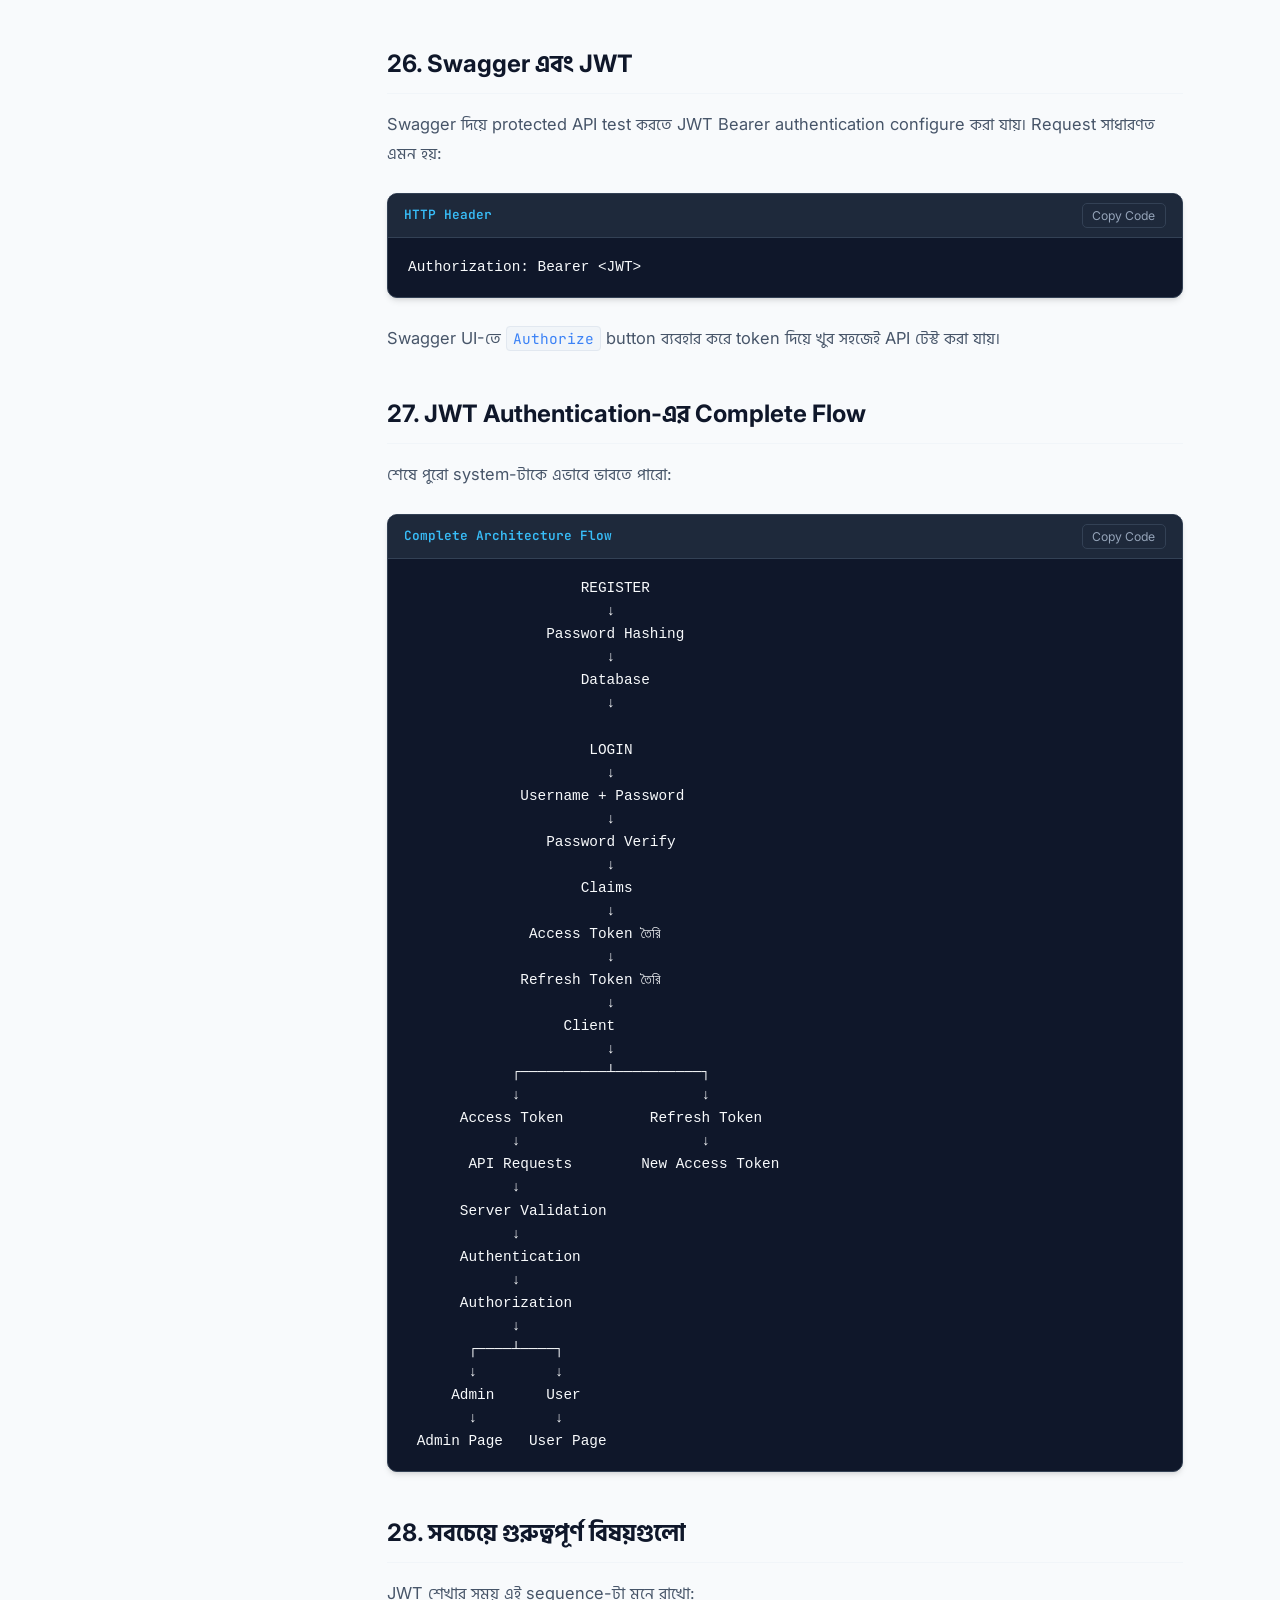
<file: jwt-auth-docs/index.html>
<!DOCTYPE html>
<html lang="bn">
<head>
  <meta charset="UTF-8">
  <meta http-equiv="refresh" content="0; url=docs/introduction.html">
  <meta name="viewport" content="width=device-width, initial-scale=1.0">
  <title>JWT Authentication & Authorization Docs</title>
  <link rel="stylesheet" href="css/style.css">
  <script>
    window.location.replace("docs/introduction.html");
  </script>
</head>
<body style="display:flex; align-items:center; justify-content:center; min-height:100vh; padding:1.5rem; text-align:center;">
  <div style="background:var(--bg-surface); padding:2.5rem 2rem; border-radius:12px; border:1px solid var(--border-color); max-width:480px; box-shadow:var(--shadow-lg);">
    <div style="width:48px; height:48px; background:linear-gradient(135deg, #3b82f6, #8b5cf6); border-radius:12px; display:inline-flex; align-items:center; justify-content:center; color:white; margin-bottom:1.2rem;">
      <svg width="24" height="24" viewBox="0 0 24 24" fill="none" stroke="currentColor" stroke-width="2"><rect x="3" y="11" width="18" height="11" rx="2" ry="2"></rect><path d="M7 11V7a5 5 0 0 1 10 0v4"></path></svg>
    </div>
    <h1 style="font-size:1.45rem; font-weight:700; margin-bottom:0.6rem; color:var(--text-primary);">JWT Auth Documentation</h1>
    <p style="color:var(--text-secondary); font-size:0.95rem; margin-bottom:1.5rem;">আপনাকে ডকুমেন্টেশনের পরিচিতি পেজে নিয়ে যাওয়া হচ্ছে...</p>
    <a href="docs/introduction.html" style="display:inline-block; background:var(--accent-primary); color:white; padding:0.65rem 1.4rem; border-radius:8px; text-decoration:none; font-weight:600; font-size:0.95rem; transition:background 0.2s;">
      ডকুমেন্টেশনে প্রবেশ করুন &rarr;
    </a>
  </div>
</body>
</html>
</file>
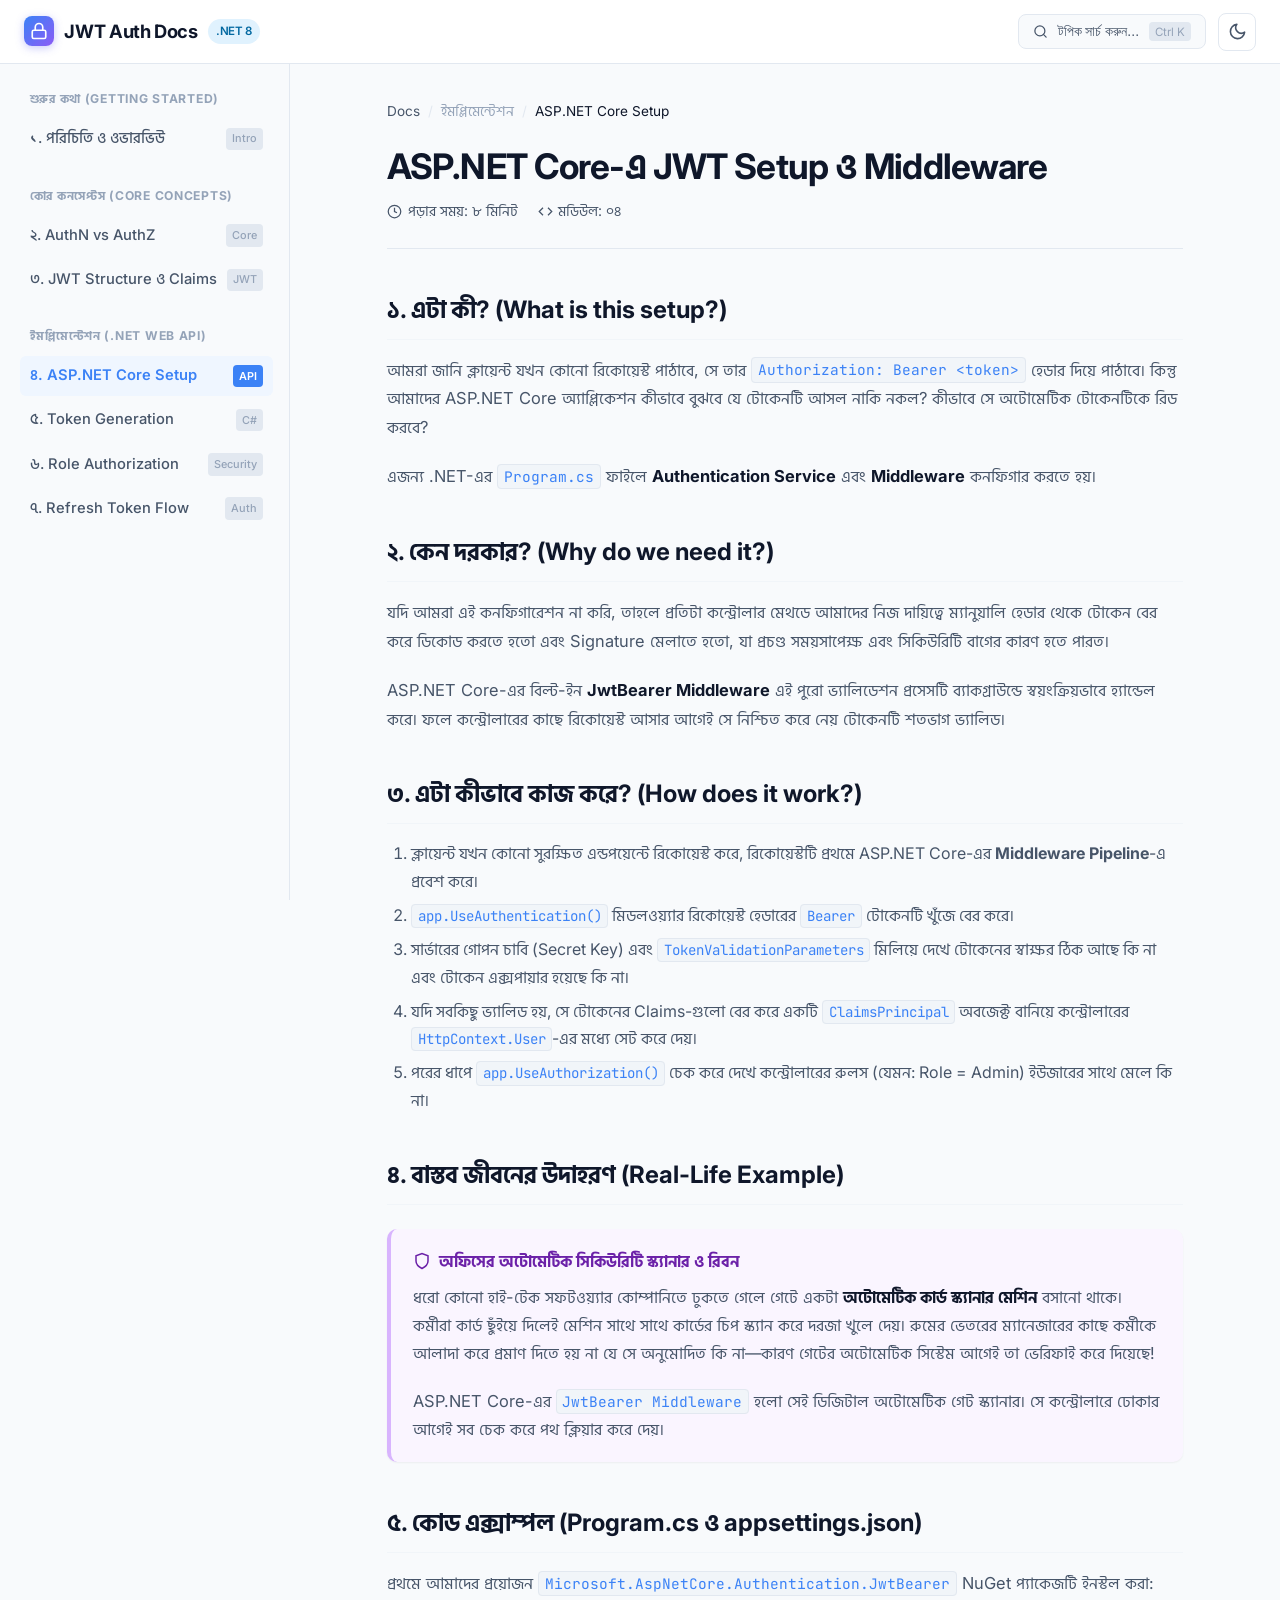
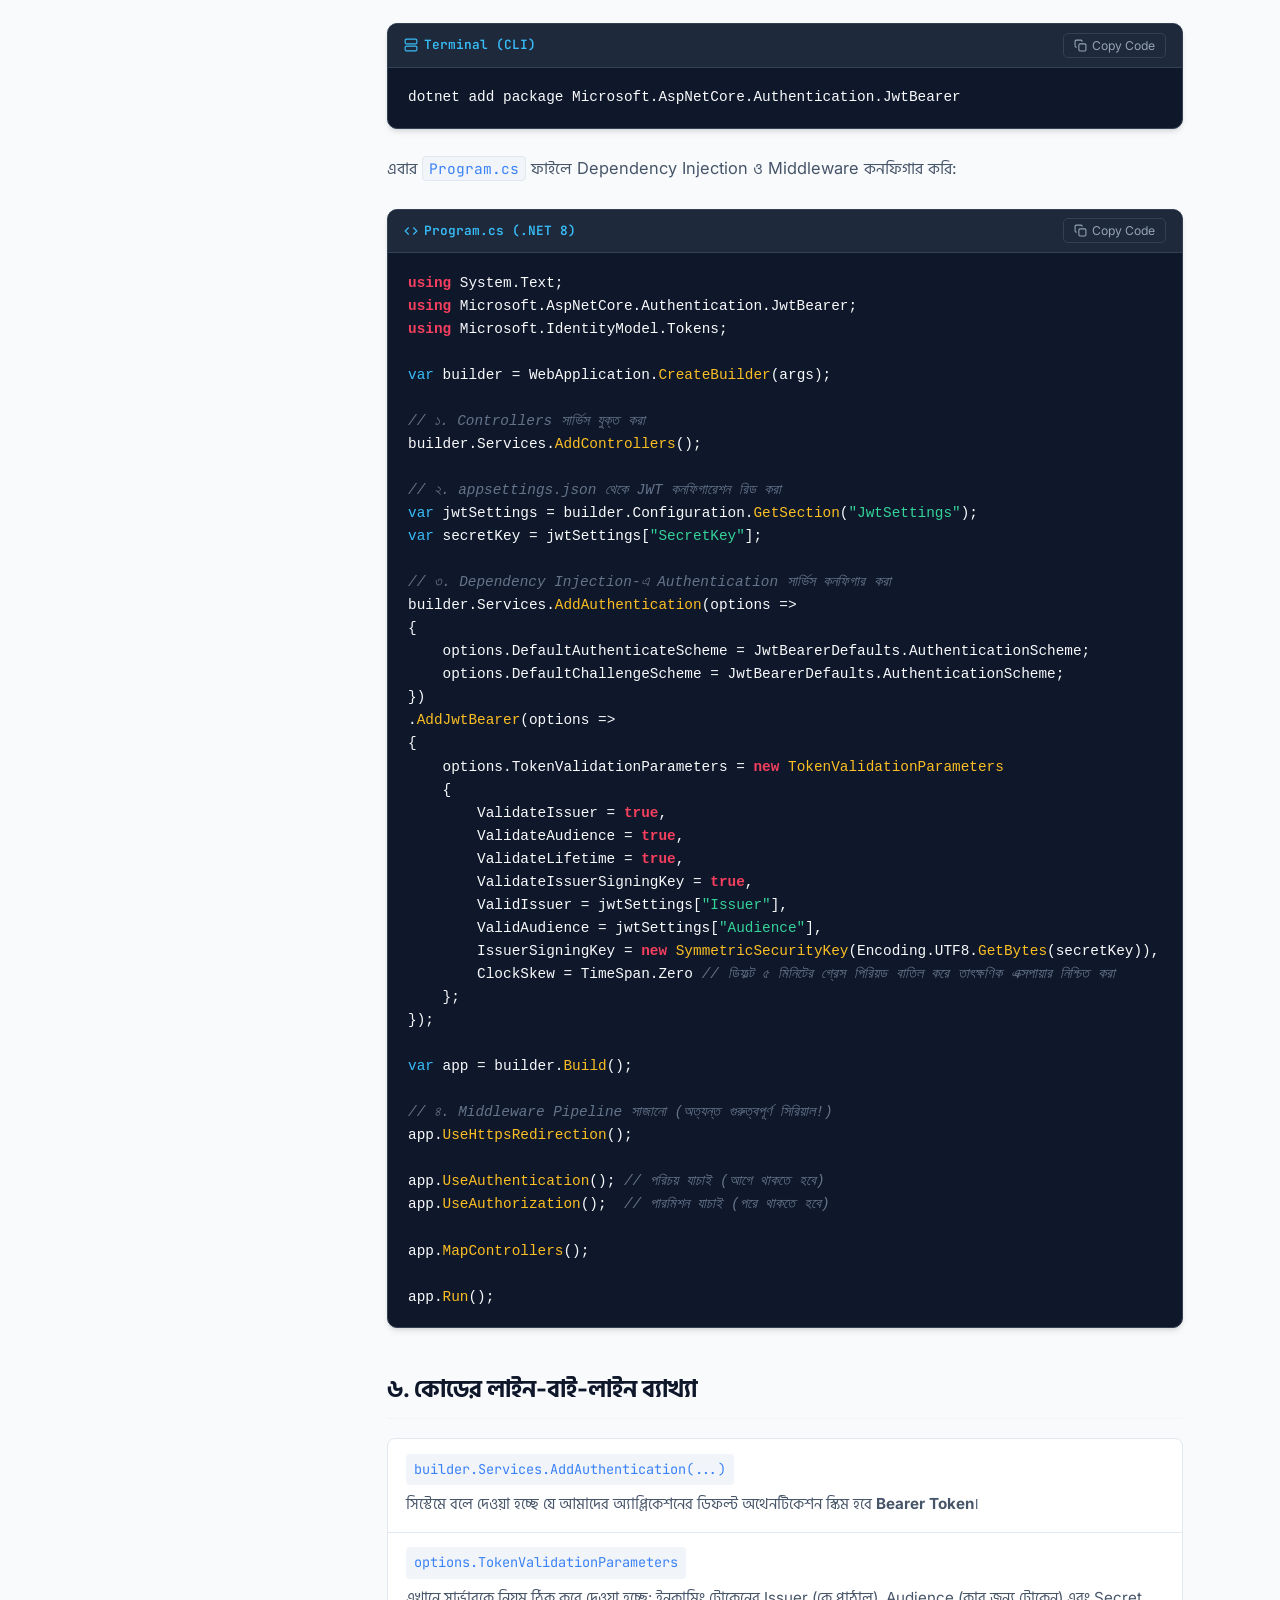
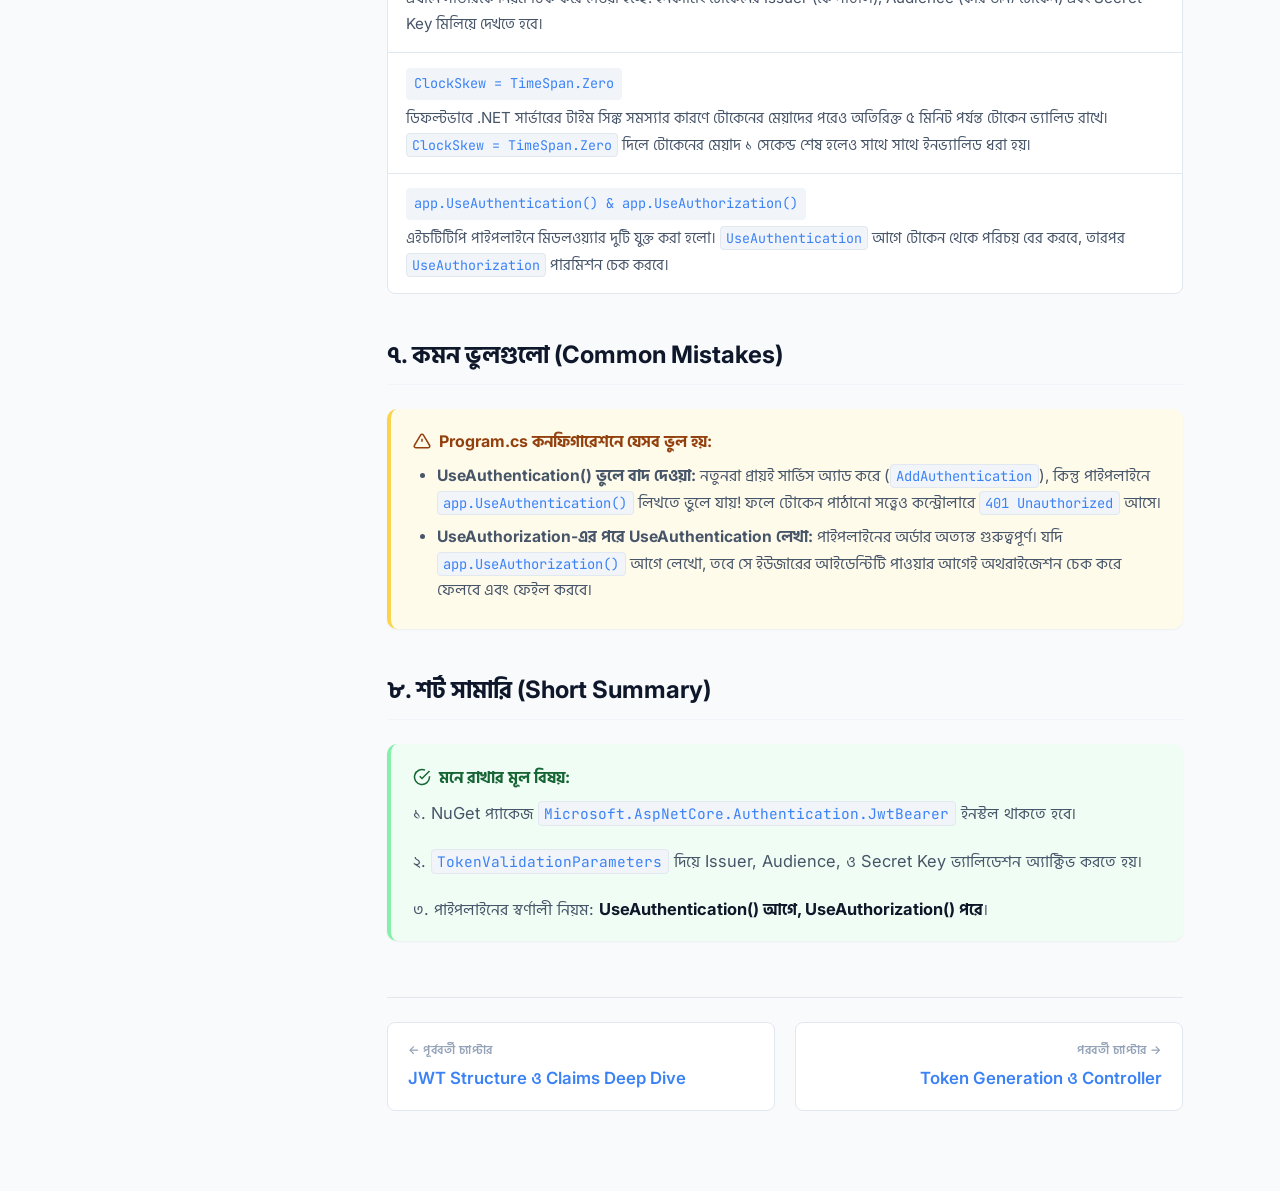
<file: jwt-auth-docs/docs/aspnet-core-setup.html>
<!DOCTYPE html>
<html lang="bn">
<head>
  <meta charset="UTF-8">
  <meta name="viewport" content="width=device-width, initial-scale=1.0">
  <title>ASP.NET Core Setup ও Middleware | JWT Auth Docs</title>
  <link rel="stylesheet" href="../css/style.css">
</head>
<body>

  <!-- Top Navigation Header -->
  <header class="top-header">
    <div class="header-left">
      <button class="mobile-menu-btn" id="mobileMenuBtn" aria-label="Toggle Menu">
        <svg width="20" height="20" viewBox="0 0 24 24" fill="none" stroke="currentColor" stroke-width="2" stroke-linecap="round" stroke-linejoin="round">
          <line x1="3" y1="12" x2="21" y2="12"></line>
          <line x1="3" y1="6" x2="21" y2="6"></line>
          <line x1="3" y1="18" x2="21" y2="18"></line>
        </svg>
      </button>
      <a href="introduction.html" class="brand-logo">
        <div class="brand-icon">
          <svg width="18" height="18" viewBox="0 0 24 24" fill="none" stroke="currentColor" stroke-width="2.2" stroke-linecap="round" stroke-linejoin="round">
            <rect x="3" y="11" width="18" height="11" rx="2" ry="2"></rect>
            <path d="M7 11V7a5 5 0 0 1 10 0v4"></path>
          </svg>
        </div>
        <span>JWT Auth Docs</span>
        <span class="brand-badge">.NET 8</span>
      </a>
    </div>

    <div class="header-right">
      <button class="search-btn" id="searchBtn">
        <svg width="15" height="15" viewBox="0 0 24 24" fill="none" stroke="currentColor" stroke-width="2" stroke-linecap="round" stroke-linejoin="round">
          <circle cx="11" cy="11" r="8"></circle>
          <line x1="21" y1="21" x2="16.65" y2="16.65"></line>
        </svg>
        <span>টপিক সার্চ করুন...</span>
        <span class="search-shortcut">Ctrl K</span>
      </button>

      <button class="theme-toggle-btn" id="themeToggleBtn" aria-label="Toggle Theme">
        <!-- Sun/Moon icon injected by JS -->
      </button>
    </div>
  </header>

  <!-- Main Container -->
  <div class="docs-container">
    <div class="sidebar-overlay"></div>

    <!-- Left Sidebar -->
    <aside class="docs-sidebar">
      <div class="sidebar-group">
        <div class="group-title">শুরুর কথা (Getting Started)</div>
        <ul class="sidebar-nav">
          <li class="sidebar-item">
            <a href="introduction.html" class="sidebar-link">
              <span>১. পরিচিতি ও ওভারভিউ</span>
              <span class="sidebar-tag">Intro</span>
            </a>
          </li>
        </ul>
      </div>

      <div class="sidebar-group">
        <div class="group-title">কোর কনসেপ্টস (Core Concepts)</div>
        <ul class="sidebar-nav">
          <li class="sidebar-item">
            <a href="authentication-vs-authorization.html" class="sidebar-link">
              <span>২. AuthN vs AuthZ</span>
              <span class="sidebar-tag">Core</span>
            </a>
          </li>
          <li class="sidebar-item">
            <a href="jwt-structure.html" class="sidebar-link">
              <span>৩. JWT Structure ও Claims</span>
              <span class="sidebar-tag">JWT</span>
            </a>
          </li>
        </ul>
      </div>

      <div class="sidebar-group">
        <div class="group-title">ইমপ্লিমেন্টেশন (.NET Web API)</div>
        <ul class="sidebar-nav">
          <li class="sidebar-item">
            <a href="aspnet-core-setup.html" class="sidebar-link active">
              <span>৪. ASP.NET Core Setup</span>
              <span class="sidebar-tag">API</span>
            </a>
          </li>
          <li class="sidebar-item">
            <a href="token-generation.html" class="sidebar-link">
              <span>৫. Token Generation</span>
              <span class="sidebar-tag">C#</span>
            </a>
          </li>
          <li class="sidebar-item">
            <a href="role-based-authorization.html" class="sidebar-link">
              <span>৬. Role Authorization</span>
              <span class="sidebar-tag">Security</span>
            </a>
          </li>
          <li class="sidebar-item">
            <a href="refresh-token.html" class="sidebar-link">
              <span>৭. Refresh Token Flow</span>
              <span class="sidebar-tag">Auth</span>
            </a>
          </li>
        </ul>
      </div>
    </aside>

    <!-- Main Content -->
    <main class="docs-content">
      <nav class="breadcrumbs">
        <a href="introduction.html">Docs</a>
        <span class="separator">/</span>
        <span>ইমপ্লিমেন্টেশন</span>
        <span class="separator">/</span>
        <span style="color: var(--text-primary);">ASP.NET Core Setup</span>
      </nav>

      <article class="article-header">
        <h1 class="article-title">ASP.NET Core-এ JWT Setup ও Middleware</h1>
        <div class="article-meta">
          <div class="meta-item">
            <svg width="15" height="15" viewBox="0 0 24 24" fill="none" stroke="currentColor" stroke-width="2"><circle cx="12" cy="12" r="10"></circle><polyline points="12 6 12 12 16 14"></polyline></svg>
            <span>পড়ার সময়: ৮ মিনিট</span>
          </div>
          <div class="meta-item">
            <svg width="15" height="15" viewBox="0 0 24 24" fill="none" stroke="currentColor" stroke-width="2"><polyline points="16 18 22 12 16 6"></polyline><polyline points="8 6 2 12 8 18"></polyline></svg>
            <span>মডিউল: ০৪</span>
          </div>
        </div>
      </article>

      <!-- 1. এটা কী? -->
      <h2 id="what-is-it">১. এটা কী? (What is this setup?)</h2>
      <p>আমরা জানি ক্লায়েন্ট যখন কোনো রিকোয়েস্ট পাঠাবে, সে তার <code>Authorization: Bearer &lt;token&gt;</code> হেডার দিয়ে পাঠাবে। কিন্তু আমাদের ASP.NET Core অ্যাপ্লিকেশন কীভাবে বুঝবে যে টোকেনটি আসল নাকি নকল? কীভাবে সে অটোমেটিক টোকেনটিকে রিড করবে?</p>
      <p>এজন্য .NET-এর <code>Program.cs</code> ফাইলে <strong>Authentication Service</strong> এবং <strong>Middleware</strong> কনফিগার করতে হয়।</p>

      <!-- 2. কেন দরকার? -->
      <h2 id="why-needed">২. কেন দরকার? (Why do we need it?)</h2>
      <p>যদি আমরা এই কনফিগারেশন না করি, তাহলে প্রতিটা কন্ট্রোলার মেথডে আমাদের নিজ দায়িত্বে ম্যানুয়ালি হেডার থেকে টোকেন বের করে ডিকোড করতে হতো এবং Signature মেলাতে হতো, যা প্রচণ্ড সময়সাপেক্ষ এবং সিকিউরিটি বাগের কারণ হতে পারত।</p>
      <p>ASP.NET Core-এর বিল্ট-ইন <strong>JwtBearer Middleware</strong> এই পুরো ভ্যালিডেশন প্রসেসটি ব্যাকগ্রাউন্ডে স্বয়ংক্রিয়ভাবে হ্যান্ডেল করে। ফলে কন্ট্রোলারের কাছে রিকোয়েস্ট আসার আগেই সে নিশ্চিত করে নেয় টোকেনটি শতভাগ ভ্যালিড।</p>

      <!-- 3. এটা কীভাবে কাজ করে? -->
      <h2 id="how-it-works">৩. এটা কীভাবে কাজ করে? (How does it work?)</h2>
      <ol>
        <li>ক্লায়েন্ট যখন কোনো সুরক্ষিত এন্ডপয়েন্টে রিকোয়েস্ট করে, রিকোয়েস্টটি প্রথমে ASP.NET Core-এর <strong>Middleware Pipeline</strong>-এ প্রবেশ করে।</li>
        <li><code>app.UseAuthentication()</code> মিডলওয়্যার রিকোয়েস্ট হেডারের <code>Bearer</code> টোকেনটি খুঁজে বের করে।</li>
        <li>সার্ভারের গোপন চাবি (Secret Key) এবং <code>TokenValidationParameters</code> মিলিয়ে দেখে টোকেনের স্বাক্ষর ঠিক আছে কি না এবং টোকেন এক্সপায়ার হয়েছে কি না।</li>
        <li>যদি সবকিছু ভ্যালিড হয়, সে টোকেনের Claims-গুলো বের করে একটি <code>ClaimsPrincipal</code> অবজেক্ট বানিয়ে কন্ট্রোলারের <code>HttpContext.User</code>-এর মধ্যে সেট করে দেয়।</li>
        <li>পরের ধাপে <code>app.UseAuthorization()</code> চেক করে দেখে কন্ট্রোলারের রুলস (যেমন: Role = Admin) ইউজারের সাথে মেলে কি না।</li>
      </ol>

      <!-- 4. বাস্তব জীবনের উদাহরণ -->
      <h2 id="real-life-example">৪. বাস্তব জীবনের উদাহরণ (Real-Life Example)</h2>
      <div class="callout callout-realworld">
        <div class="callout-title">
          <svg width="18" height="18" viewBox="0 0 24 24" fill="none" stroke="currentColor" stroke-width="2"><path d="M12 22s8-4 8-10V5l-8-3-8 3v7c0 6 8 10 8 10z"></path></svg>
          অফিসের অটোমেটিক সিকিউরিটি স্ক্যানার ও রিবন
        </div>
        <div class="callout-body">
          <p>ধরো কোনো হাই-টেক সফটওয়্যার কোম্পানিতে ঢুকতে গেলে গেটে একটা <strong>অটোমেটিক কার্ড স্ক্যানার মেশিন</strong> বসানো থাকে। কর্মীরা কার্ড ছুঁইয়ে দিলেই মেশিন সাথে সাথে কার্ডের চিপ স্ক্যান করে দরজা খুলে দেয়। রুমের ভেতরের ম্যানেজারের কাছে কর্মীকে আলাদা করে প্রমাণ দিতে হয় না যে সে অনুমোদিত কি না—কারণ গেটের অটোমেটিক সিস্টেম আগেই তা ভেরিফাই করে দিয়েছে!</p>
          <p>ASP.NET Core-এর <code>JwtBearer Middleware</code> হলো সেই ডিজিটাল অটোমেটিক গেট স্ক্যানার। সে কন্ট্রোলারে ঢোকার আগেই সব চেক করে পথ ক্লিয়ার করে দেয়।</p>
        </div>
      </div>

      <!-- 5. Code example -->
      <h2 id="code-example">৫. কোড এক্সাম্পল (Program.cs ও appsettings.json)</h2>
      <p>প্রথমে আমাদের প্রয়োজন <code>Microsoft.AspNetCore.Authentication.JwtBearer</code> NuGet প্যাকেজটি ইনস্টল করা:</p>

      <div class="code-block">
        <div class="code-header">
          <div class="code-lang-badge">
            <svg width="14" height="14" viewBox="0 0 24 24" fill="none" stroke="currentColor" stroke-width="2"><rect x="2" y="2" width="20" height="8" rx="2" ry="2"></rect><rect x="2" y="14" width="20" height="8" rx="2" ry="2"></rect><line x1="6" y1="6" x2="6.01" y2="6"></line><line x1="6" y1="18" x2="6.01" y2="18"></line></svg>
            <span>Terminal (CLI)</span>
          </div>
          <button class="copy-code-btn">
            <svg width="13" height="13" viewBox="0 0 24 24" fill="none" stroke="currentColor" stroke-width="2"><rect x="9" y="9" width="13" height="13" rx="2" ry="2"></rect><path d="M5 15H4a2 2 0 0 1-2-2V4a2 2 0 0 1 2-2h9a2 2 0 0 1 2 2v1"></path></svg>
            <span>Copy Code</span>
          </button>
        </div>
        <div class="code-content">
<pre><code>dotnet add package Microsoft.AspNetCore.Authentication.JwtBearer</code></pre>
        </div>
      </div>

      <p>এবার <code>Program.cs</code> ফাইলে Dependency Injection ও Middleware কনফিগার করি:</p>

      <div class="code-block">
        <div class="code-header">
          <div class="code-lang-badge">
            <svg width="14" height="14" viewBox="0 0 24 24" fill="none" stroke="currentColor" stroke-width="2"><polyline points="16 18 22 12 16 6"></polyline><polyline points="8 6 2 12 8 18"></polyline></svg>
            <span>Program.cs (.NET 8)</span>
          </div>
          <button class="copy-code-btn">
            <svg width="13" height="13" viewBox="0 0 24 24" fill="none" stroke="currentColor" stroke-width="2"><rect x="9" y="9" width="13" height="13" rx="2" ry="2"></rect><path d="M5 15H4a2 2 0 0 1-2-2V4a2 2 0 0 1 2-2h9a2 2 0 0 1 2 2v1"></path></svg>
            <span>Copy Code</span>
          </button>
        </div>
        <div class="code-content">
<pre><code><span class="token-keyword">using</span> System.Text;
<span class="token-keyword">using</span> Microsoft.AspNetCore.Authentication.JwtBearer;
<span class="token-keyword">using</span> Microsoft.IdentityModel.Tokens;

<span class="token-type">var</span> builder = WebApplication.<span class="token-function">CreateBuilder</span>(args);

<span class="token-comment">// ১. Controllers সার্ভিস যুক্ত করা</span>
builder.Services.<span class="token-function">AddControllers</span>();

<span class="token-comment">// ২. appsettings.json থেকে JWT কনফিগারেশন রিড করা</span>
<span class="token-type">var</span> jwtSettings = builder.Configuration.<span class="token-function">GetSection</span>(<span class="token-string">"JwtSettings"</span>);
<span class="token-type">var</span> secretKey = jwtSettings[<span class="token-string">"SecretKey"</span>];

<span class="token-comment">// ৩. Dependency Injection-এ Authentication সার্ভিস কনফিগার করা</span>
builder.Services.<span class="token-function">AddAuthentication</span>(options =&gt;
{
    options.DefaultAuthenticateScheme = JwtBearerDefaults.AuthenticationScheme;
    options.DefaultChallengeScheme = JwtBearerDefaults.AuthenticationScheme;
})
.<span class="token-function">AddJwtBearer</span>(options =&gt;
{
    options.TokenValidationParameters = <span class="token-keyword">new</span> <span class="token-function">TokenValidationParameters</span>
    {
        ValidateIssuer = <span class="token-keyword">true</span>,
        ValidateAudience = <span class="token-keyword">true</span>,
        ValidateLifetime = <span class="token-keyword">true</span>,
        ValidateIssuerSigningKey = <span class="token-keyword">true</span>,
        ValidIssuer = jwtSettings[<span class="token-string">"Issuer"</span>],
        ValidAudience = jwtSettings[<span class="token-string">"Audience"</span>],
        IssuerSigningKey = <span class="token-keyword">new</span> <span class="token-function">SymmetricSecurityKey</span>(Encoding.UTF8.<span class="token-function">GetBytes</span>(secretKey)),
        ClockSkew = TimeSpan.Zero <span class="token-comment">// ডিফল্ট ৫ মিনিটের গ্রেস পিরিয়ড বাতিল করে তাৎক্ষণিক এক্সপায়ার নিশ্চিত করা</span>
    };
});

<span class="token-type">var</span> app = builder.<span class="token-function">Build</span>();

<span class="token-comment">// ৪. Middleware Pipeline সাজানো (অত্যন্ত গুরুত্বপূর্ণ সিরিয়াল!)</span>
app.<span class="token-function">UseHttpsRedirection</span>();

app.<span class="token-function">UseAuthentication</span>(); <span class="token-comment">// পরিচয় যাচাই (আগে থাকতে হবে)</span>
app.<span class="token-function">UseAuthorization</span>();  <span class="token-comment">// পারমিশন যাচাই (পরে থাকতে হবে)</span>

app.<span class="token-function">MapControllers</span>();

app.<span class="token-function">Run</span>();</code></pre>
        </div>
      </div>

      <!-- 6. Code line-by-line explanation -->
      <h2 id="line-by-line">৬. কোডের লাইন-বাই-লাইন ব্যাখ্যা</h2>
      <div class="breakdown-card">
        <div class="breakdown-item">
          <span class="breakdown-code">builder.Services.AddAuthentication(...)</span>
          <span class="breakdown-desc">সিস্টেমে বলে দেওয়া হচ্ছে যে আমাদের অ্যাপ্লিকেশনের ডিফল্ট অথেনটিকেশন স্কিম হবে <strong>Bearer Token</strong>।</span>
        </div>
        <div class="breakdown-item">
          <span class="breakdown-code">options.TokenValidationParameters</span>
          <span class="breakdown-desc">এখানে সার্ভারকে নিয়ম ঠিক করে দেওয়া হচ্ছে: ইনকামিং টোকেনের Issuer (কে পাঠাল), Audience (কার জন্য টোকেন) এবং Secret Key মিলিয়ে দেখতে হবে।</span>
        </div>
        <div class="breakdown-item">
          <span class="breakdown-code">ClockSkew = TimeSpan.Zero</span>
          <span class="breakdown-desc">ডিফল্টভাবে .NET সার্ভারের টাইম সিঙ্ক সমস্যার কারণে টোকেনের মেয়াদের পরেও অতিরিক্ত ৫ মিনিট পর্যন্ত টোকেন ভ্যালিড রাখে। <code>ClockSkew = TimeSpan.Zero</code> দিলে টোকেনের মেয়াদ ১ সেকেন্ড শেষ হলেও সাথে সাথে ইনভ্যালিড ধরা হয়।</span>
        </div>
        <div class="breakdown-item">
          <span class="breakdown-code">app.UseAuthentication() & app.UseAuthorization()</span>
          <span class="breakdown-desc">এইচটিটিপি পাইপলাইনে মিডলওয়্যার দুটি যুক্ত করা হলো। <code>UseAuthentication</code> আগে টোকেন থেকে পরিচয় বের করবে, তারপর <code>UseAuthorization</code> পারমিশন চেক করবে।</span>
        </div>
      </div>

      <!-- 7. Common mistakes -->
      <h2 id="common-mistakes">৭. কমন ভুলগুলো (Common Mistakes)</h2>
      <div class="callout callout-mistake">
        <div class="callout-title">
          <svg width="18" height="18" viewBox="0 0 24 24" fill="none" stroke="currentColor" stroke-width="2"><path d="M10.29 3.86L1.82 18a2 2 0 0 0 1.71 3h16.94a2 2 0 0 0 1.71-3L13.71 3.86a2 2 0 0 0-3.42 0z"></path><line x1="12" y1="9" x2="12" y2="13"></line><line x1="12" y1="17" x2="12.01" y2="17"></line></svg>
          Program.cs কনফিগারেশনে যেসব ভুল হয়:
        </div>
        <div class="callout-body">
          <ul style="margin-bottom:0;">
            <li><strong>UseAuthentication() ভুলে বাদ দেওয়া:</strong> নতুনরা প্রায়ই সার্ভিস অ্যাড করে (<code>AddAuthentication</code>), কিন্তু পাইপলাইনে <code>app.UseAuthentication()</code> লিখতে ভুলে যায়! ফলে টোকেন পাঠানো সত্ত্বেও কন্ট্রোলারে <code>401 Unauthorized</code> আসে।</li>
            <li><strong>UseAuthorization-এর পরে UseAuthentication লেখা:</strong> পাইপলাইনের অর্ডার অত্যন্ত গুরুত্বপূর্ণ। যদি <code>app.UseAuthorization()</code> আগে লেখো, তবে সে ইউজারের আইডেন্টিটি পাওয়ার আগেই অথরাইজেশন চেক করে ফেলবে এবং ফেইল করবে।</li>
          </ul>
        </div>
      </div>

      <!-- 8. Short summary -->
      <h2 id="short-summary">৮. শর্ট সামারি (Short Summary)</h2>
      <div class="callout callout-summary">
        <div class="callout-title">
          <svg width="18" height="18" viewBox="0 0 24 24" fill="none" stroke="currentColor" stroke-width="2"><path d="M22 11.08V12a10 10 0 1 1-5.93-9.14"></path><polyline points="22 4 12 14.01 9 11.01"></polyline></svg>
          মনে রাখার মূল বিষয়:
        </div>
        <div class="callout-body">
          <p>১. NuGet প্যাকেজ <code>Microsoft.AspNetCore.Authentication.JwtBearer</code> ইনস্টল থাকতে হবে।</p>
          <p>২. <code>TokenValidationParameters</code> দিয়ে Issuer, Audience, ও Secret Key ভ্যালিডেশন অ্যাক্টিভ করতে হয়।</p>
          <p>৩. পাইপলাইনের স্বর্ণালী নিয়ম: <strong>UseAuthentication() আগে, UseAuthorization() পরে</strong>।</p>
        </div>
      </div>

      <!-- Navigation Footer -->
      <div class="docs-nav-footer">
        <a href="jwt-structure.html" class="nav-card">
          <span class="nav-card-label">&larr; পূর্ববর্তী চ্যাপ্টার</span>
          <span class="nav-card-title">JWT Structure ও Claims Deep Dive</span>
        </a>
        <a href="token-generation.html" class="nav-card next">
          <span class="nav-card-label">পরবর্তী চ্যাপ্টার &rarr;</span>
          <span class="nav-card-title">Token Generation ও Controller</span>
        </a>
      </div>
    </main>
  </div>

  <!-- Search Modal -->
  <div class="search-modal-backdrop" id="searchModalBackdrop">
    <div class="search-modal">
      <div class="search-input-wrapper">
        <svg width="18" height="18" viewBox="0 0 24 24" fill="none" stroke="currentColor" stroke-width="2"><circle cx="11" cy="11" r="8"></circle><line x1="21" y1="21" x2="16.65" y2="16.65"></line></svg>
        <input type="text" id="searchInput" placeholder="ডকুমেন্টেশনে সার্চ করুন (যেমন: JWT, Claims, Roles)..." autocomplete="off">
      </div>
      <div class="search-results" id="searchResults">
        <!-- Injected via JavaScript -->
      </div>
      <div class="search-footer">
        <span>ন্যাভিগেশনের জন্য <kbd>↑</kbd> <kbd>↓</kbd> ও সিলেক্ট করতে <kbd>Enter</kbd> চাপুন</span>
        <span>বন্ধ করতে <kbd>Esc</kbd></span>
      </div>
    </div>
  </div>

  <script src="../js/app.js"></script>
</body>
</html>
</file>
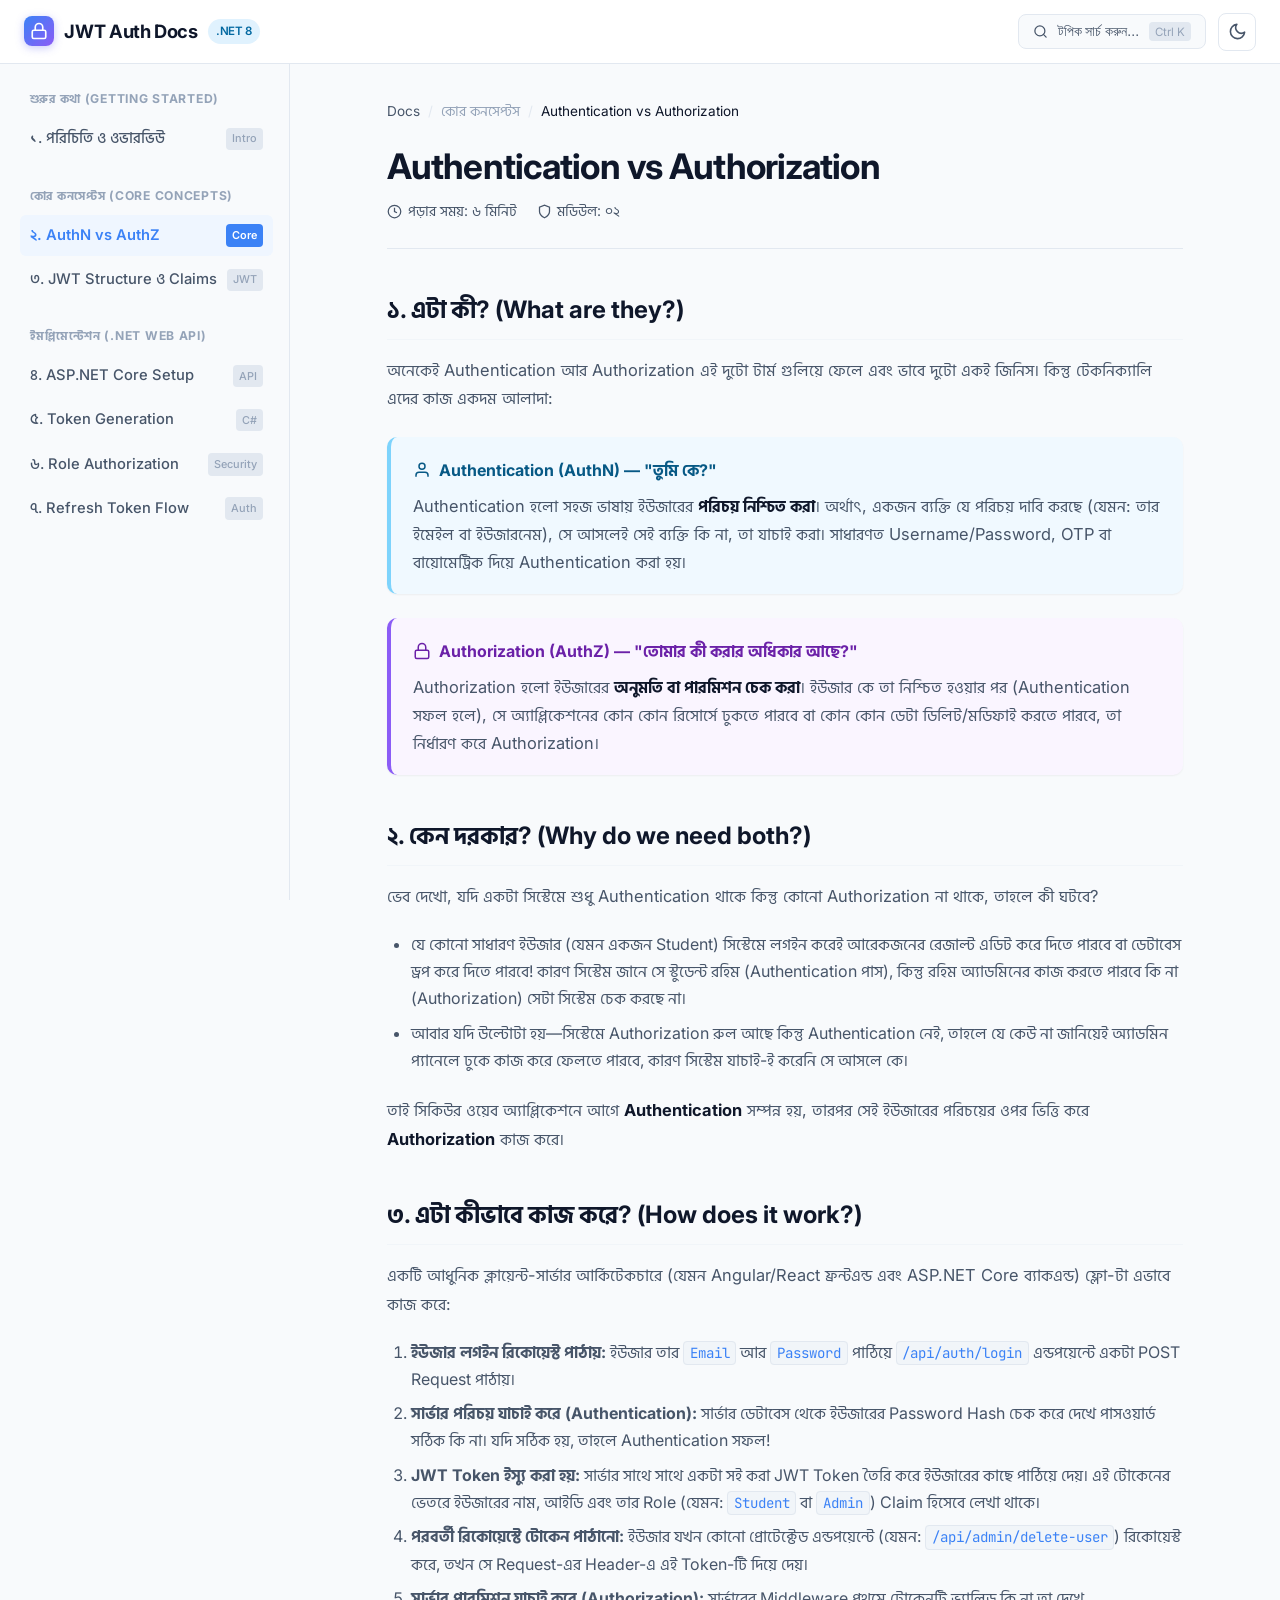
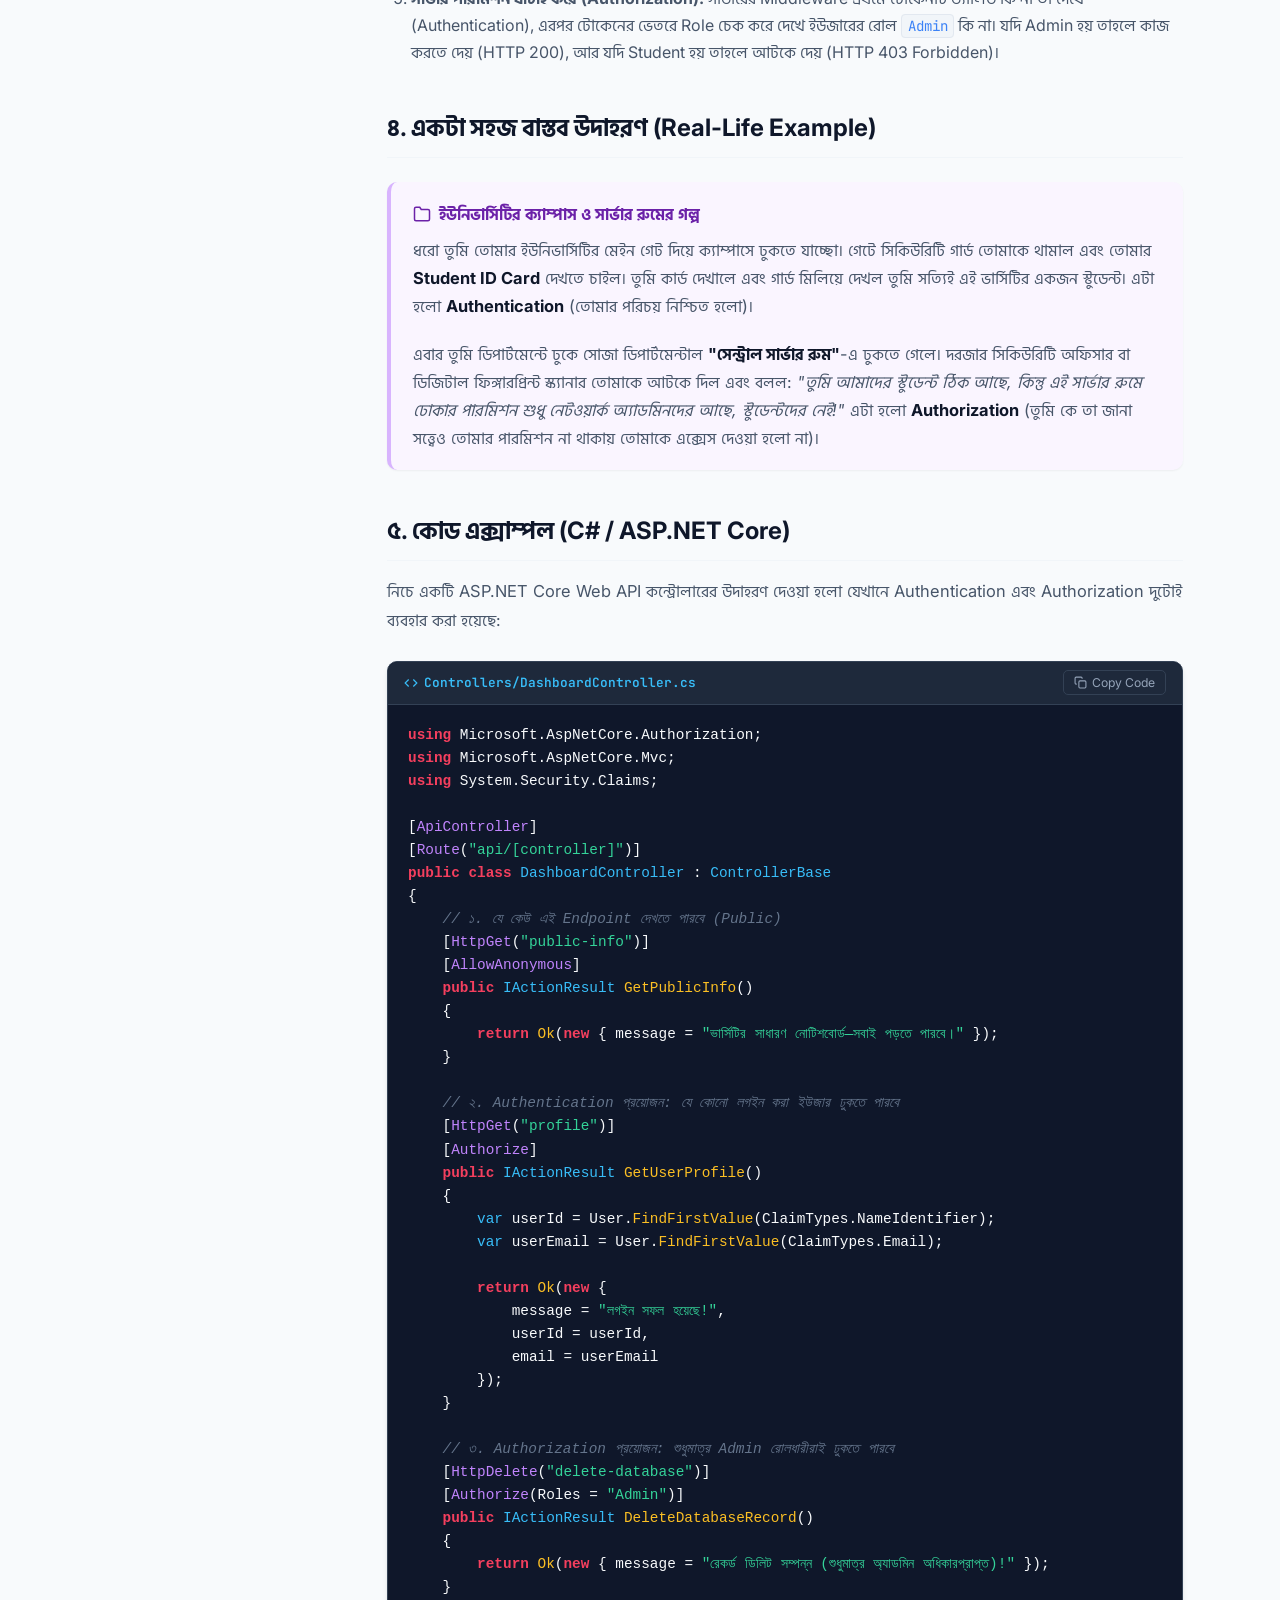
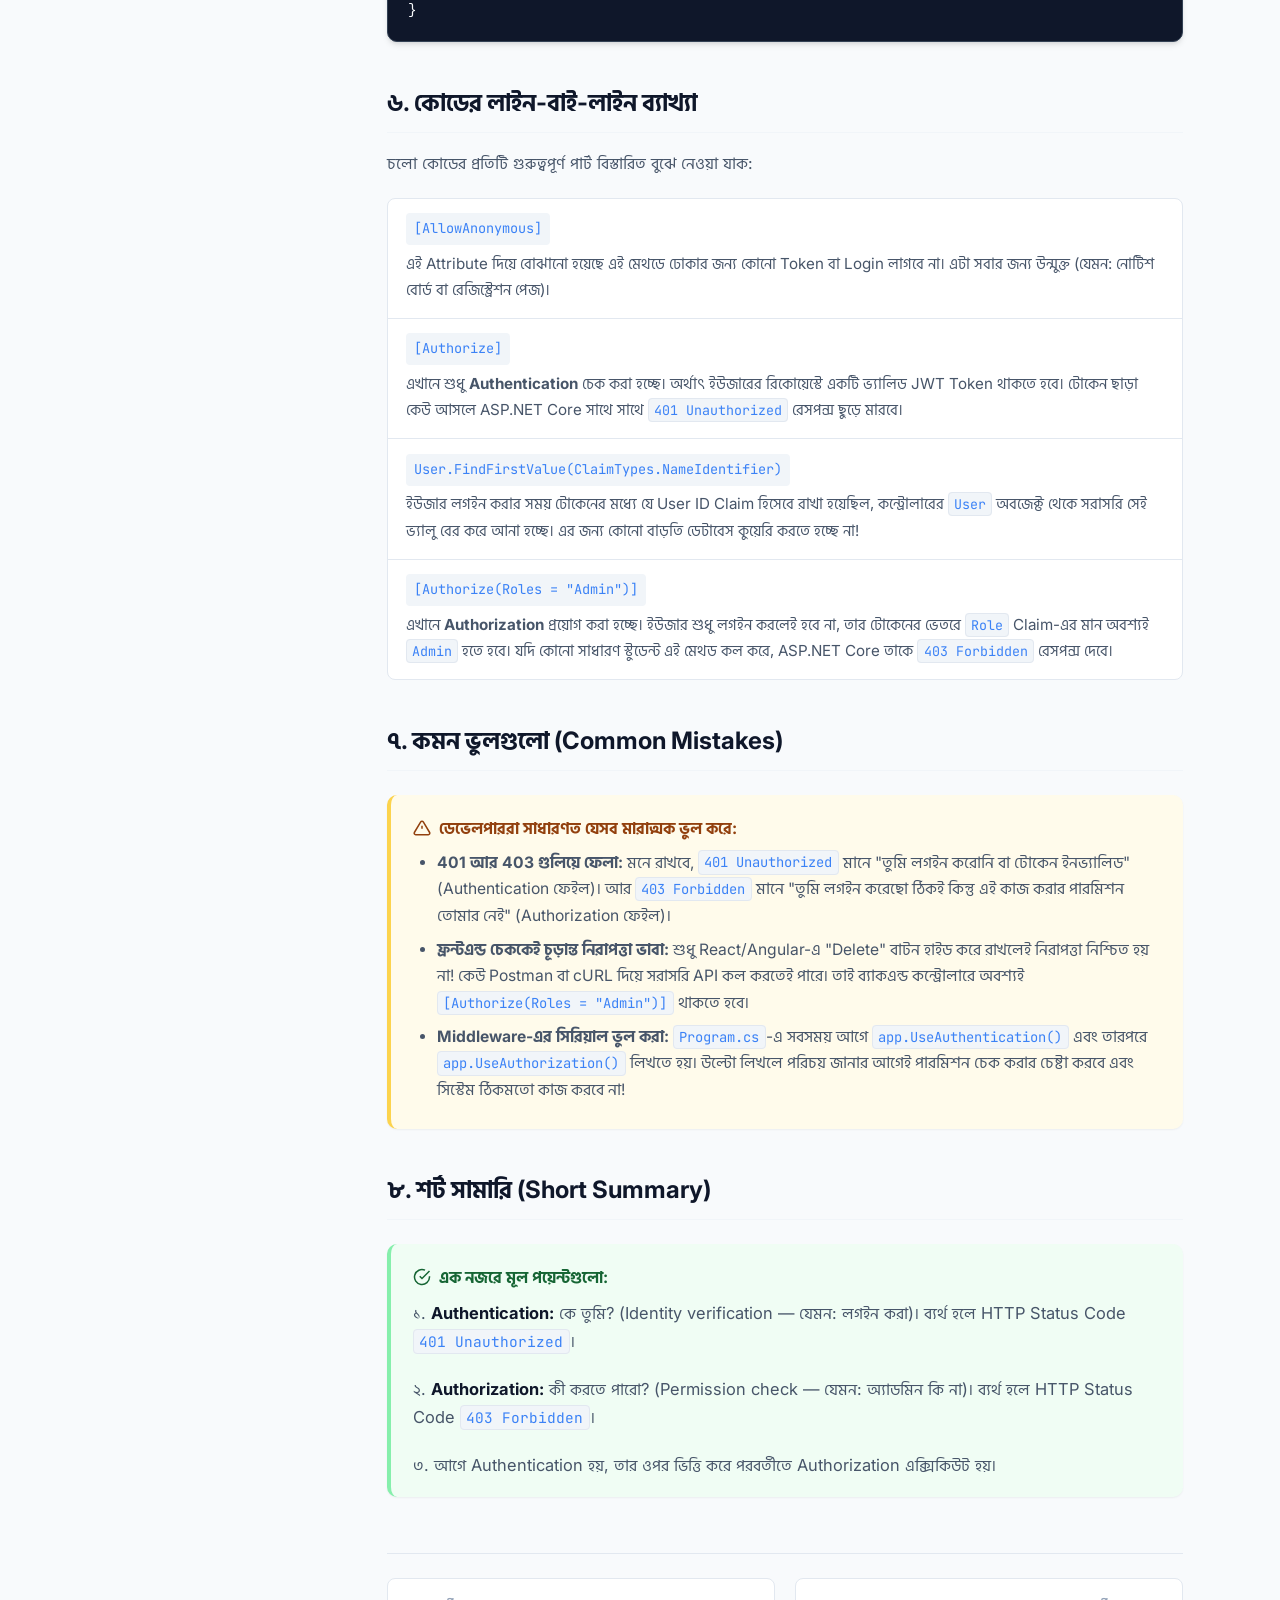
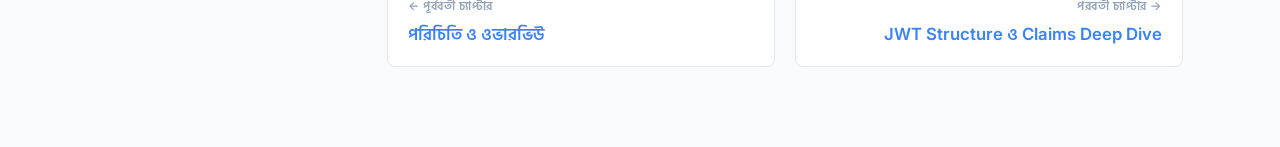
<file: jwt-auth-docs/docs/authentication-vs-authorization.html>
<!DOCTYPE html>
<html lang="bn">
<head>
  <meta charset="UTF-8">
  <meta name="viewport" content="width=device-width, initial-scale=1.0">
  <title>Authentication vs Authorization | JWT Auth Docs</title>
  <link rel="stylesheet" href="../css/style.css">
</head>
<body>

  <!-- Top Navigation Header -->
  <header class="top-header">
    <div class="header-left">
      <button class="mobile-menu-btn" id="mobileMenuBtn" aria-label="Toggle Menu">
        <svg width="20" height="20" viewBox="0 0 24 24" fill="none" stroke="currentColor" stroke-width="2" stroke-linecap="round" stroke-linejoin="round">
          <line x1="3" y1="12" x2="21" y2="12"></line>
          <line x1="3" y1="6" x2="21" y2="6"></line>
          <line x1="3" y1="18" x2="21" y2="18"></line>
        </svg>
      </button>
      <a href="introduction.html" class="brand-logo">
        <div class="brand-icon">
          <svg width="18" height="18" viewBox="0 0 24 24" fill="none" stroke="currentColor" stroke-width="2.2" stroke-linecap="round" stroke-linejoin="round">
            <rect x="3" y="11" width="18" height="11" rx="2" ry="2"></rect>
            <path d="M7 11V7a5 5 0 0 1 10 0v4"></path>
          </svg>
        </div>
        <span>JWT Auth Docs</span>
        <span class="brand-badge">.NET 8</span>
      </a>
    </div>

    <div class="header-right">
      <button class="search-btn" id="searchBtn">
        <svg width="15" height="15" viewBox="0 0 24 24" fill="none" stroke="currentColor" stroke-width="2" stroke-linecap="round" stroke-linejoin="round">
          <circle cx="11" cy="11" r="8"></circle>
          <line x1="21" y1="21" x2="16.65" y2="16.65"></line>
        </svg>
        <span>টপিক সার্চ করুন...</span>
        <span class="search-shortcut">Ctrl K</span>
      </button>

      <button class="theme-toggle-btn" id="themeToggleBtn" aria-label="Toggle Theme">
        <!-- Sun/Moon icon injected by JS -->
      </button>
    </div>
  </header>

  <!-- Main Container -->
  <div class="docs-container">
    <div class="sidebar-overlay"></div>

    <!-- Left Sidebar -->
    <aside class="docs-sidebar">
      <div class="sidebar-group">
        <div class="group-title">শুরুর কথা (Getting Started)</div>
        <ul class="sidebar-nav">
          <li class="sidebar-item">
            <a href="introduction.html" class="sidebar-link">
              <span>১. পরিচিতি ও ওভারভিউ</span>
              <span class="sidebar-tag">Intro</span>
            </a>
          </li>
        </ul>
      </div>

      <div class="sidebar-group">
        <div class="group-title">কোর কনসেপ্টস (Core Concepts)</div>
        <ul class="sidebar-nav">
          <li class="sidebar-item">
            <a href="authentication-vs-authorization.html" class="sidebar-link active">
              <span>২. AuthN vs AuthZ</span>
              <span class="sidebar-tag">Core</span>
            </a>
          </li>
          <li class="sidebar-item">
            <a href="jwt-structure.html" class="sidebar-link">
              <span>৩. JWT Structure ও Claims</span>
              <span class="sidebar-tag">JWT</span>
            </a>
          </li>
        </ul>
      </div>

      <div class="sidebar-group">
        <div class="group-title">ইমপ্লিমেন্টেশন (.NET Web API)</div>
        <ul class="sidebar-nav">
          <li class="sidebar-item">
            <a href="aspnet-core-setup.html" class="sidebar-link">
              <span>৪. ASP.NET Core Setup</span>
              <span class="sidebar-tag">API</span>
            </a>
          </li>
          <li class="sidebar-item">
            <a href="token-generation.html" class="sidebar-link">
              <span>৫. Token Generation</span>
              <span class="sidebar-tag">C#</span>
            </a>
          </li>
          <li class="sidebar-item">
            <a href="role-based-authorization.html" class="sidebar-link">
              <span>৬. Role Authorization</span>
              <span class="sidebar-tag">Security</span>
            </a>
          </li>
          <li class="sidebar-item">
            <a href="refresh-token.html" class="sidebar-link">
              <span>৭. Refresh Token Flow</span>
              <span class="sidebar-tag">Auth</span>
            </a>
          </li>
        </ul>
      </div>
    </aside>

    <!-- Main Content -->
    <main class="docs-content">
      <nav class="breadcrumbs">
        <a href="introduction.html">Docs</a>
        <span class="separator">/</span>
        <span>কোর কনসেপ্টস</span>
        <span class="separator">/</span>
        <span style="color: var(--text-primary);">Authentication vs Authorization</span>
      </nav>

      <article class="article-header">
        <h1 class="article-title">Authentication vs Authorization</h1>
        <div class="article-meta">
          <div class="meta-item">
            <svg width="15" height="15" viewBox="0 0 24 24" fill="none" stroke="currentColor" stroke-width="2"><circle cx="12" cy="12" r="10"></circle><polyline points="12 6 12 12 16 14"></polyline></svg>
            <span>পড়ার সময়: ৬ মিনিট</span>
          </div>
          <div class="meta-item">
            <svg width="15" height="15" viewBox="0 0 24 24" fill="none" stroke="currentColor" stroke-width="2"><path d="M12 22s8-4 8-10V5l-8-3-8 3v7c0 6 8 10 8 10z"></path></svg>
            <span>মডিউল: ০২</span>
          </div>
        </div>
      </article>

      <!-- 1. এটা কী? -->
      <h2 id="what-is-it">১. এটা কী? (What are they?)</h2>
      <p>অনেকেই Authentication আর Authorization এই দুটো টার্ম গুলিয়ে ফেলে এবং ভাবে দুটো একই জিনিস। কিন্তু টেকনিক্যালি এদের কাজ একদম আলাদা:</p>

      <div class="callout callout-concept" id="what-is-authentication">
        <div class="callout-title">
          <svg width="18" height="18" viewBox="0 0 24 24" fill="none" stroke="currentColor" stroke-width="2"><path d="M20 21v-2a4 4 0 0 0-4-4H8a4 4 0 0 0-4 4v2"></path><circle cx="12" cy="7" r="4"></circle></svg>
          Authentication (AuthN) — "তুমি কে?"
        </div>
        <div class="callout-body">
          <p>Authentication হলো সহজ ভাষায় ইউজারের <strong>পরিচয় নিশ্চিত করা</strong>। অর্থাৎ, একজন ব্যক্তি যে পরিচয় দাবি করছে (যেমন: তার ইমেইল বা ইউজারনেম), সে আসলেই সেই ব্যক্তি কি না, তা যাচাই করা। সাধারণত Username/Password, OTP বা বায়োমেট্রিক দিয়ে Authentication করা হয়।</p>
        </div>
      </div>

      <div class="callout callout-concept" id="what-is-authorization" style="border-color: #8b5cf6; background: #faf5ff; color: #581c87;">
        <div class="callout-title" style="color: #6b21a8;">
          <svg width="18" height="18" viewBox="0 0 24 24" fill="none" stroke="currentColor" stroke-width="2"><rect x="3" y="11" width="18" height="11" rx="2" ry="2"></rect><path d="M7 11V7a5 5 0 0 1 10 0v4"></path></svg>
          Authorization (AuthZ) — "তোমার কী করার অধিকার আছে?"
        </div>
        <div class="callout-body" style="color: #4c1d95;">
          <p>Authorization হলো ইউজারের <strong>অনুমতি বা পারমিশন চেক করা</strong>। ইউজার কে তা নিশ্চিত হওয়ার পর (Authentication সফল হলে), সে অ্যাপ্লিকেশনের কোন কোন রিসোর্সে ঢুকতে পারবে বা কোন কোন ডেটা ডিলিট/মডিফাই করতে পারবে, তা নির্ধারণ করে Authorization।</p>
        </div>
      </div>

      <!-- 2. কেন দরকার? -->
      <h2 id="why-needed">২. কেন দরকার? (Why do we need both?)</h2>
      <p>ভেব দেখো, যদি একটা সিস্টেমে শুধু Authentication থাকে কিন্তু কোনো Authorization না থাকে, তাহলে কী ঘটবে?</p>
      <ul>
        <li>যে কোনো সাধারণ ইউজার (যেমন একজন Student) সিস্টেমে লগইন করেই আরেকজনের রেজাল্ট এডিট করে দিতে পারবে বা ডেটাবেস ড্রপ করে দিতে পারবে! কারণ সিস্টেম জানে সে স্টুডেন্ট রহিম (Authentication পাস), কিন্তু রহিম অ্যাডমিনের কাজ করতে পারবে কি না (Authorization) সেটা সিস্টেম চেক করছে না।</li>
        <li>আবার যদি উল্টোটা হয়—সিস্টেমে Authorization রুল আছে কিন্তু Authentication নেই, তাহলে যে কেউ না জানিয়েই অ্যাডমিন প্যানেলে ঢুকে কাজ করে ফেলতে পারবে, কারণ সিস্টেম যাচাই-ই করেনি সে আসলে কে।</li>
      </ul>
      <p>তাই সিকিউর ওয়েব অ্যাপ্লিকেশনে আগে <strong>Authentication</strong> সম্পন্ন হয়, তারপর সেই ইউজারের পরিচয়ের ওপর ভিত্তি করে <strong>Authorization</strong> কাজ করে।</p>

      <!-- 3. এটা কীভাবে কাজ করে? -->
      <h2 id="how-it-works">৩. এটা কীভাবে কাজ করে? (How does it work?)</h2>
      <p>একটি আধুনিক ক্লায়েন্ট-সার্ভার আর্কিটেকচারে (যেমন Angular/React ফ্রন্টএন্ড এবং ASP.NET Core ব্যাকএন্ড) ফ্লো-টা এভাবে কাজ করে:</p>

      <ol>
        <li><strong>ইউজার লগইন রিকোয়েস্ট পাঠায়:</strong> ইউজার তার <code>Email</code> আর <code>Password</code> পাঠিয়ে <code>/api/auth/login</code> এন্ডপয়েন্টে একটা POST Request পাঠায়।</li>
        <li><strong>সার্ভার পরিচয় যাচাই করে (Authentication):</strong> সার্ভার ডেটাবেস থেকে ইউজারের Password Hash চেক করে দেখে পাসওয়ার্ড সঠিক কি না। যদি সঠিক হয়, তাহলে Authentication সফল!</li>
        <li><strong>JWT Token ইস্যু করা হয়:</strong> সার্ভার সাথে সাথে একটা সই করা JWT Token তৈরি করে ইউজারের কাছে পাঠিয়ে দেয়। এই টোকেনের ভেতরে ইউজারের নাম, আইডি এবং তার Role (যেমন: <code>Student</code> বা <code>Admin</code>) Claim হিসেবে লেখা থাকে।</li>
        <li><strong>পরবর্তী রিকোয়েস্টে টোকেন পাঠানো:</strong> ইউজার যখন কোনো প্রোটেক্টেড এন্ডপয়েন্টে (যেমন: <code>/api/admin/delete-user</code>) রিকোয়েস্ট করে, তখন সে Request-এর Header-এ এই Token-টি দিয়ে দেয়।</li>
        <li><strong>সার্ভার পারমিশন যাচাই করে (Authorization):</strong> সার্ভারের Middleware প্রথমে টোকেনটি ভ্যালিড কি না তা দেখে (Authentication), এরপর টোকেনের ভেতরে Role চেক করে দেখে ইউজারের রোল <code>Admin</code> কি না। যদি Admin হয় তাহলে কাজ করতে দেয় (HTTP 200), আর যদি Student হয় তাহলে আটকে দেয় (HTTP 403 Forbidden)।</li>
      </ol>

      <!-- 4. একটা সহজ real-life example -->
      <h2 id="real-life-example">৪. একটা সহজ বাস্তব উদাহরণ (Real-Life Example)</h2>
      <div class="callout callout-realworld">
        <div class="callout-title">
          <svg width="18" height="18" viewBox="0 0 24 24" fill="none" stroke="currentColor" stroke-width="2"><path d="M22 19a2 2 0 0 1-2 2H4a2 2 0 0 1-2-2V5a2 2 0 0 1 2-2h5l2 3h9a2 2 0 0 1 2 2z"></path></svg>
          ইউনিভার্সিটির ক্যাম্পাস ও সার্ভার রুমের গল্প
        </div>
        <div class="callout-body">
          <p>ধরো তুমি তোমার ইউনিভার্সিটির মেইন গেট দিয়ে ক্যাম্পাসে ঢুকতে যাচ্ছো। গেটে সিকিউরিটি গার্ড তোমাকে থামাল এবং তোমার <strong>Student ID Card</strong> দেখতে চাইল। তুমি কার্ড দেখালে এবং গার্ড মিলিয়ে দেখল তুমি সত্যিই এই ভার্সিটির একজন স্টুডেন্ট। এটা হলো <strong>Authentication</strong> (তোমার পরিচয় নিশ্চিত হলো)।</p>
          <p>এবার তুমি ডিপার্টমেন্টে ঢুকে সোজা ডিপার্টমেন্টাল <strong>"সেন্ট্রাল সার্ভার রুম"</strong>-এ ঢুকতে গেলে। দরজার সিকিউরিটি অফিসার বা ডিজিটাল ফিঙ্গারপ্রিন্ট স্ক্যানার তোমাকে আটকে দিল এবং বলল: <em>"তুমি আমাদের স্টুডেন্ট ঠিক আছে, কিন্তু এই সার্ভার রুমে ঢোকার পারমিশন শুধু নেটওয়ার্ক অ্যাডমিনদের আছে, স্টুডেন্টদের নেই!"</em> এটা হলো <strong>Authorization</strong> (তুমি কে তা জানা সত্ত্বেও তোমার পারমিশন না থাকায় তোমাকে এক্সেস দেওয়া হলো না)।</p>
        </div>
      </div>

      <!-- 5. Code example -->
      <h2 id="code-example">৫. কোড এক্সাম্পল (C# / ASP.NET Core)</h2>
      <p>নিচে একটি ASP.NET Core Web API কন্ট্রোলারের উদাহরণ দেওয়া হলো যেখানে Authentication এবং Authorization দুটোই ব্যবহার করা হয়েছে:</p>

      <div class="code-block">
        <div class="code-header">
          <div class="code-lang-badge">
            <svg width="14" height="14" viewBox="0 0 24 24" fill="none" stroke="currentColor" stroke-width="2"><polyline points="16 18 22 12 16 6"></polyline><polyline points="8 6 2 12 8 18"></polyline></svg>
            <span>Controllers/DashboardController.cs</span>
          </div>
          <button class="copy-code-btn">
            <svg width="13" height="13" viewBox="0 0 24 24" fill="none" stroke="currentColor" stroke-width="2"><rect x="9" y="9" width="13" height="13" rx="2" ry="2"></rect><path d="M5 15H4a2 2 0 0 1-2-2V4a2 2 0 0 1 2-2h9a2 2 0 0 1 2 2v1"></path></svg>
            <span>Copy Code</span>
          </button>
        </div>
        <div class="code-content">
<pre><code><span class="token-keyword">using</span> Microsoft.AspNetCore.Authorization;
<span class="token-keyword">using</span> Microsoft.AspNetCore.Mvc;
<span class="token-keyword">using</span> System.Security.Claims;

[<span class="token-attribute">ApiController</span>]
[<span class="token-attribute">Route</span>(<span class="token-string">"api/[controller]"</span>)]
<span class="token-keyword">public class</span> <span class="token-type">DashboardController</span> : <span class="token-type">ControllerBase</span>
{
    <span class="token-comment">// ১. যে কেউ এই Endpoint দেখতে পারবে (Public)</span>
    [<span class="token-attribute">HttpGet</span>(<span class="token-string">"public-info"</span>)]
    [<span class="token-attribute">AllowAnonymous</span>]
    <span class="token-keyword">public</span> <span class="token-type">IActionResult</span> <span class="token-function">GetPublicInfo</span>()
    {
        <span class="token-keyword">return</span> <span class="token-function">Ok</span>(<span class="token-keyword">new</span> { message = <span class="token-string">"ভার্সিটির সাধারণ নোটিশবোর্ড—সবাই পড়তে পারবে।"</span> });
    }

    <span class="token-comment">// ২. Authentication প্রয়োজন: যে কোনো লগইন করা ইউজার ঢুকতে পারবে</span>
    [<span class="token-attribute">HttpGet</span>(<span class="token-string">"profile"</span>)]
    [<span class="token-attribute">Authorize</span>]
    <span class="token-keyword">public</span> <span class="token-type">IActionResult</span> <span class="token-function">GetUserProfile</span>()
    {
        <span class="token-type">var</span> userId = User.<span class="token-function">FindFirstValue</span>(ClaimTypes.NameIdentifier);
        <span class="token-type">var</span> userEmail = User.<span class="token-function">FindFirstValue</span>(ClaimTypes.Email);

        <span class="token-keyword">return</span> <span class="token-function">Ok</span>(<span class="token-keyword">new</span> { 
            message = <span class="token-string">"লগইন সফল হয়েছে!"</span>,
            userId = userId,
            email = userEmail
        });
    }

    <span class="token-comment">// ৩. Authorization প্রয়োজন: শুধুমাত্র Admin রোলধারীরাই ঢুকতে পারবে</span>
    [<span class="token-attribute">HttpDelete</span>(<span class="token-string">"delete-database"</span>)]
    [<span class="token-attribute">Authorize</span>(Roles = <span class="token-string">"Admin"</span>)]
    <span class="token-keyword">public</span> <span class="token-type">IActionResult</span> <span class="token-function">DeleteDatabaseRecord</span>()
    {
        <span class="token-keyword">return</span> <span class="token-function">Ok</span>(<span class="token-keyword">new</span> { message = <span class="token-string">"রেকর্ড ডিলিট সম্পন্ন (শুধুমাত্র অ্যাডমিন অধিকারপ্রাপ্ত)!"</span> });
    }
}</code></pre>
        </div>
      </div>

      <!-- 6. Code line-by-line explanation -->
      <h2 id="line-by-line">৬. কোডের লাইন-বাই-লাইন ব্যাখ্যা</h2>
      <p>চলো কোডের প্রতিটি গুরুত্বপূর্ণ পার্ট বিস্তারিত বুঝে নেওয়া যাক:</p>

      <div class="breakdown-card">
        <div class="breakdown-item">
          <span class="breakdown-code">[AllowAnonymous]</span>
          <span class="breakdown-desc">এই Attribute দিয়ে বোঝানো হয়েছে এই মেথডে ঢোকার জন্য কোনো Token বা Login লাগবে না। এটা সবার জন্য উন্মুক্ত (যেমন: নোটিশ বোর্ড বা রেজিস্ট্রেশন পেজ)।</span>
        </div>
        <div class="breakdown-item">
          <span class="breakdown-code">[Authorize]</span>
          <span class="breakdown-desc">এখানে শুধু <strong>Authentication</strong> চেক করা হচ্ছে। অর্থাৎ ইউজারের রিকোয়েস্টে একটি ভ্যালিড JWT Token থাকতে হবে। টোকেন ছাড়া কেউ আসলে ASP.NET Core সাথে সাথে <code>401 Unauthorized</code> রেসপন্স ছুড়ে মারবে।</span>
        </div>
        <div class="breakdown-item">
          <span class="breakdown-code">User.FindFirstValue(ClaimTypes.NameIdentifier)</span>
          <span class="breakdown-desc">ইউজার লগইন করার সময় টোকেনের মধ্যে যে User ID Claim হিসেবে রাখা হয়েছিল, কন্ট্রোলারের <code>User</code> অবজেক্ট থেকে সরাসরি সেই ভ্যালু বের করে আনা হচ্ছে। এর জন্য কোনো বাড়তি ডেটাবেস কুয়েরি করতে হচ্ছে না!</span>
        </div>
        <div class="breakdown-item">
          <span class="breakdown-code">[Authorize(Roles = "Admin")]</span>
          <span class="breakdown-desc">এখানে <strong>Authorization</strong> প্রয়োগ করা হচ্ছে। ইউজার শুধু লগইন করলেই হবে না, তার টোকেনের ভেতরে <code>Role</code> Claim-এর মান অবশ্যই <code>Admin</code> হতে হবে। যদি কোনো সাধারণ স্টুডেন্ট এই মেথড কল করে, ASP.NET Core তাকে <code>403 Forbidden</code> রেসপন্স দেবে।</span>
        </div>
      </div>

      <!-- 7. Common mistakes -->
      <h2 id="common-mistakes">৭. কমন ভুলগুলো (Common Mistakes)</h2>
      <div class="callout callout-mistake">
        <div class="callout-title">
          <svg width="18" height="18" viewBox="0 0 24 24" fill="none" stroke="currentColor" stroke-width="2"><path d="M10.29 3.86L1.82 18a2 2 0 0 0 1.71 3h16.94a2 2 0 0 0 1.71-3L13.71 3.86a2 2 0 0 0-3.42 0z"></path><line x1="12" y1="9" x2="12" y2="13"></line><line x1="12" y1="17" x2="12.01" y2="17"></line></svg>
          ডেভেলপাররা সাধারণত যেসব মারাত্মক ভুল করে:
        </div>
        <div class="callout-body">
          <ul style="margin-bottom:0;">
            <li><strong>401 আর 403 গুলিয়ে ফেলা:</strong> মনে রাখবে, <code>401 Unauthorized</code> মানে "তুমি লগইন করোনি বা টোকেন ইনভ্যালিড" (Authentication ফেইল)। আর <code>403 Forbidden</code> মানে "তুমি লগইন করেছো ঠিকই কিন্তু এই কাজ করার পারমিশন তোমার নেই" (Authorization ফেইল)।</li>
            <li><strong>ফ্রন্টএন্ড চেককেই চূড়ান্ত নিরাপত্তা ভাবা:</strong> শুধু React/Angular-এ "Delete" বাটন হাইড করে রাখলেই নিরাপত্তা নিশ্চিত হয় না! কেউ Postman বা cURL দিয়ে সরাসরি API কল করতেই পারে। তাই ব্যাকএন্ড কন্ট্রোলারে অবশ্যই <code>[Authorize(Roles = "Admin")]</code> থাকতে হবে।</li>
            <li><strong>Middleware-এর সিরিয়াল ভুল করা:</strong> <code>Program.cs</code>-এ সবসময় আগে <code>app.UseAuthentication()</code> এবং তারপরে <code>app.UseAuthorization()</code> লিখতে হয়। উল্টো লিখলে পরিচয় জানার আগেই পারমিশন চেক করার চেষ্টা করবে এবং সিস্টেম ঠিকমতো কাজ করবে না!</li>
          </ul>
        </div>
      </div>

      <!-- 8. Short summary -->
      <h2 id="short-summary">৮. শর্ট সামারি (Short Summary)</h2>
      <div class="callout callout-summary">
        <div class="callout-title">
          <svg width="18" height="18" viewBox="0 0 24 24" fill="none" stroke="currentColor" stroke-width="2"><path d="M22 11.08V12a10 10 0 1 1-5.93-9.14"></path><polyline points="22 4 12 14.01 9 11.01"></polyline></svg>
          এক নজরে মূল পয়েন্টগুলো:
        </div>
        <div class="callout-body">
          <p>১. <strong>Authentication:</strong> কে তুমি? (Identity verification — যেমন: লগইন করা)। ব্যর্থ হলে HTTP Status Code <code>401 Unauthorized</code>।</p>
          <p>২. <strong>Authorization:</strong> কী করতে পারো? (Permission check — যেমন: অ্যাডমিন কি না)। ব্যর্থ হলে HTTP Status Code <code>403 Forbidden</code>।</p>
          <p>৩. আগে Authentication হয়, তার ওপর ভিত্তি করে পরবর্তীতে Authorization এক্সিকিউট হয়।</p>
        </div>
      </div>

      <!-- Navigation Footer -->
      <div class="docs-nav-footer">
        <a href="introduction.html" class="nav-card">
          <span class="nav-card-label">&larr; পূর্ববর্তী চ্যাপ্টার</span>
          <span class="nav-card-title">পরিচিতি ও ওভারভিউ</span>
        </a>
        <a href="jwt-structure.html" class="nav-card next">
          <span class="nav-card-label">পরবর্তী চ্যাপ্টার &rarr;</span>
          <span class="nav-card-title">JWT Structure ও Claims Deep Dive</span>
        </a>
      </div>
    </main>
  </div>

  <!-- Search Modal -->
  <div class="search-modal-backdrop" id="searchModalBackdrop">
    <div class="search-modal">
      <div class="search-input-wrapper">
        <svg width="18" height="18" viewBox="0 0 24 24" fill="none" stroke="currentColor" stroke-width="2"><circle cx="11" cy="11" r="8"></circle><line x1="21" y1="21" x2="16.65" y2="16.65"></line></svg>
        <input type="text" id="searchInput" placeholder="ডকুমেন্টেশনে সার্চ করুন (যেমন: JWT, Claims, Roles)..." autocomplete="off">
      </div>
      <div class="search-results" id="searchResults">
        <!-- Injected via JavaScript -->
      </div>
      <div class="search-footer">
        <span>ন্যাভিগেশনের জন্য <kbd>↑</kbd> <kbd>↓</kbd> ও সিলেক্ট করতে <kbd>Enter</kbd> চাপুন</span>
        <span>বন্ধ করতে <kbd>Esc</kbd></span>
      </div>
    </div>
  </div>

  <script src="../js/app.js"></script>
</body>
</html>
</file>
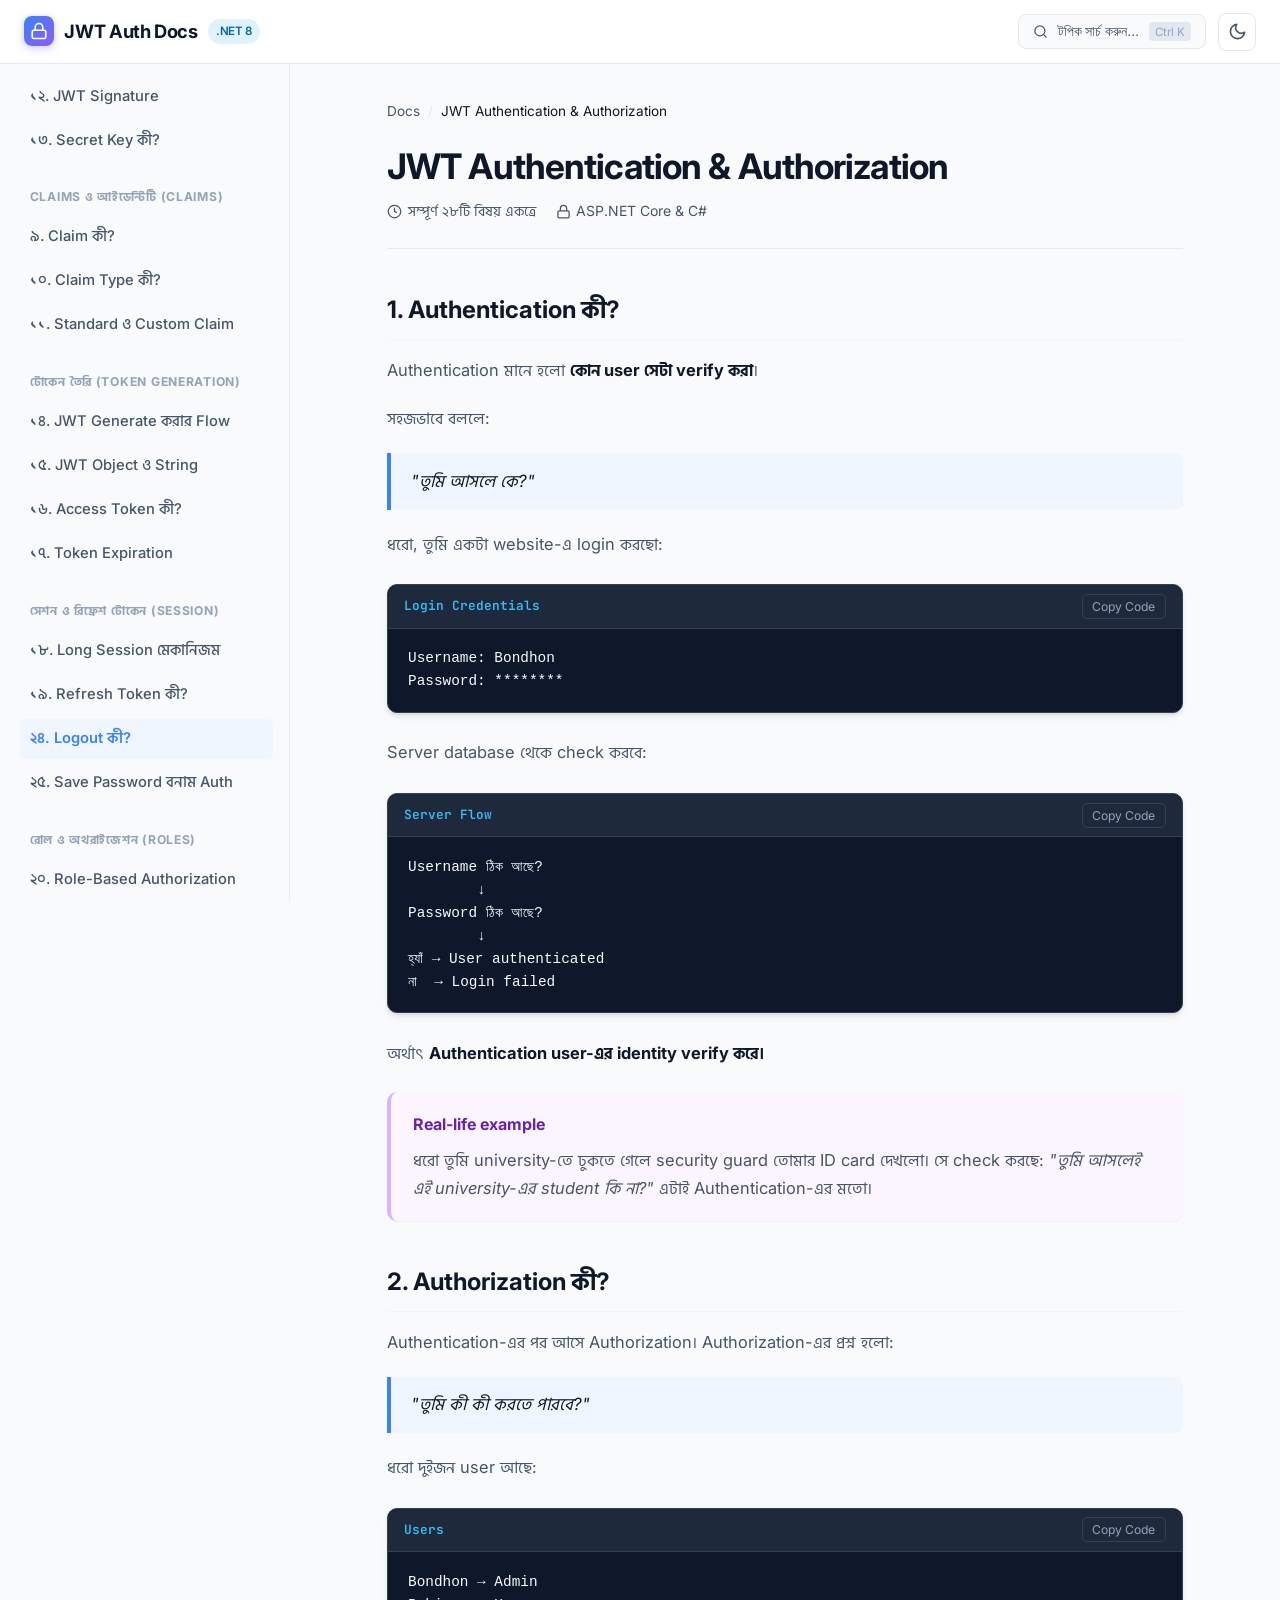
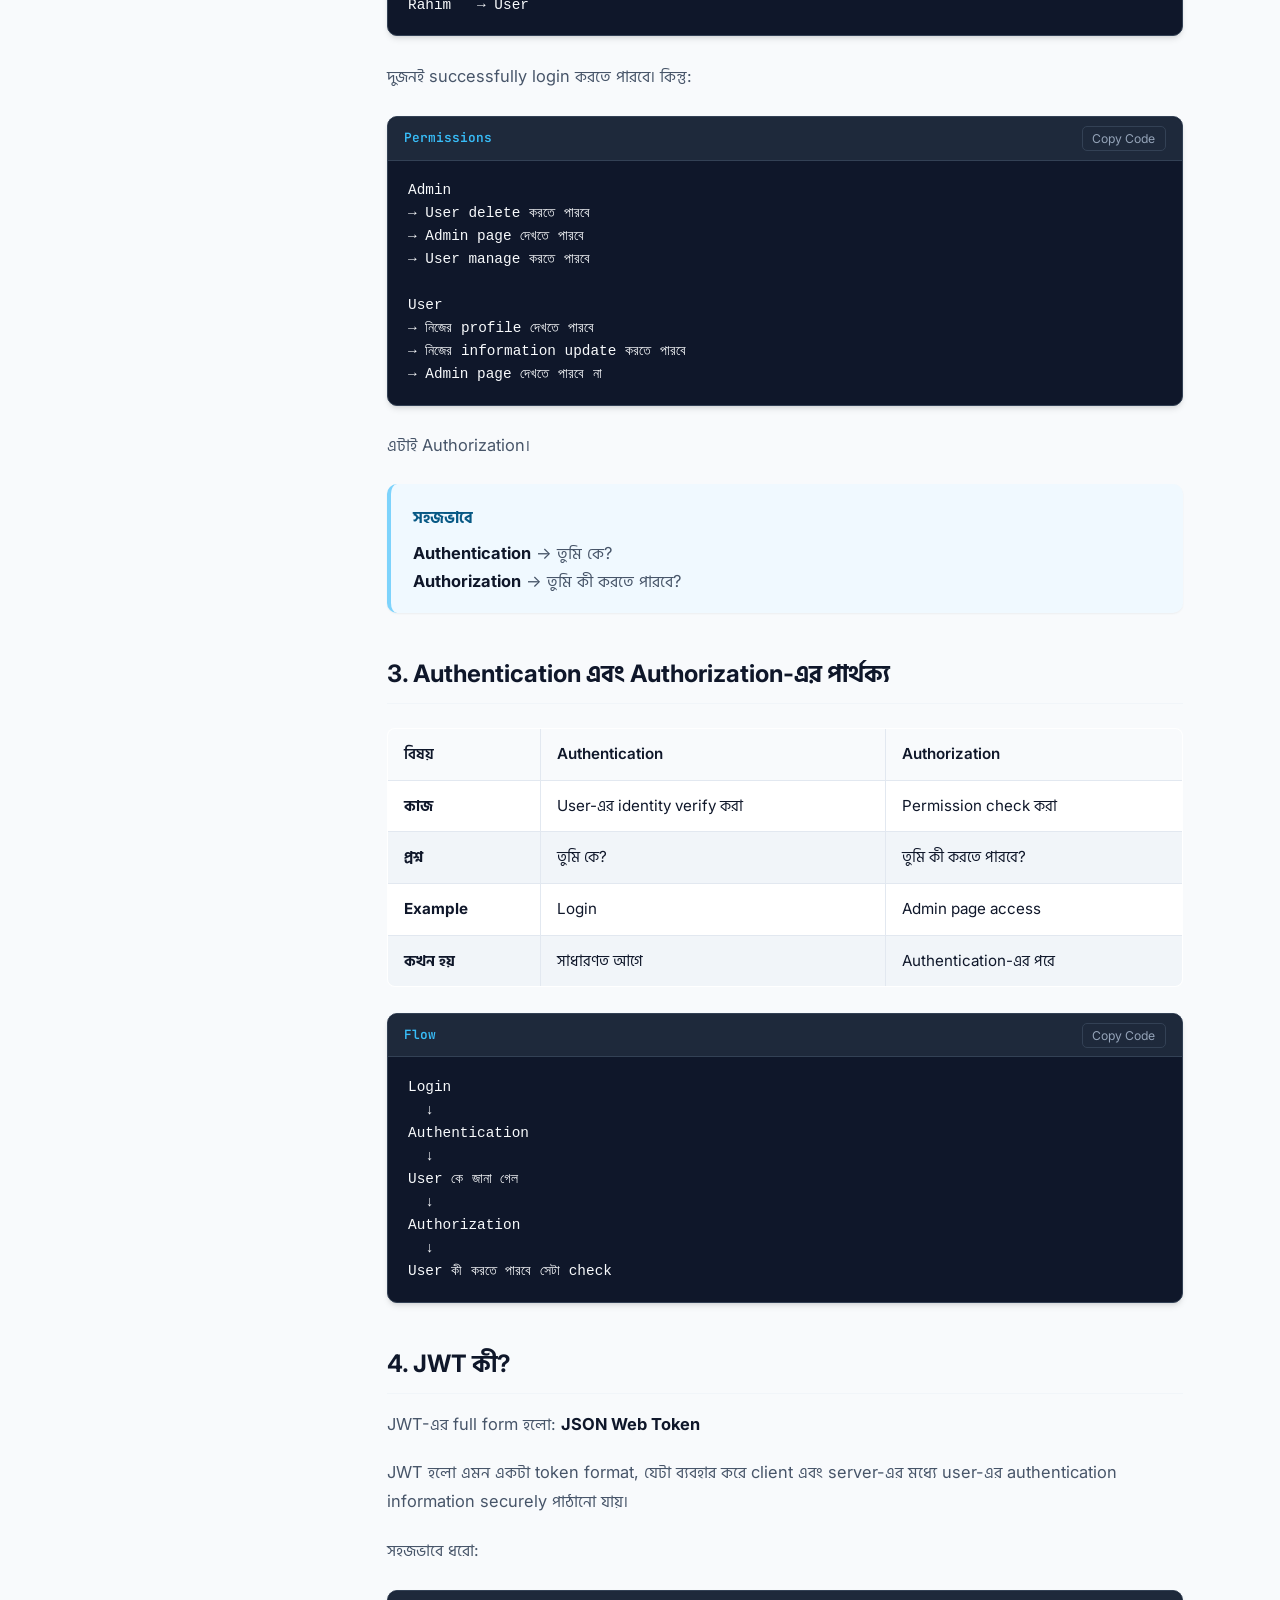
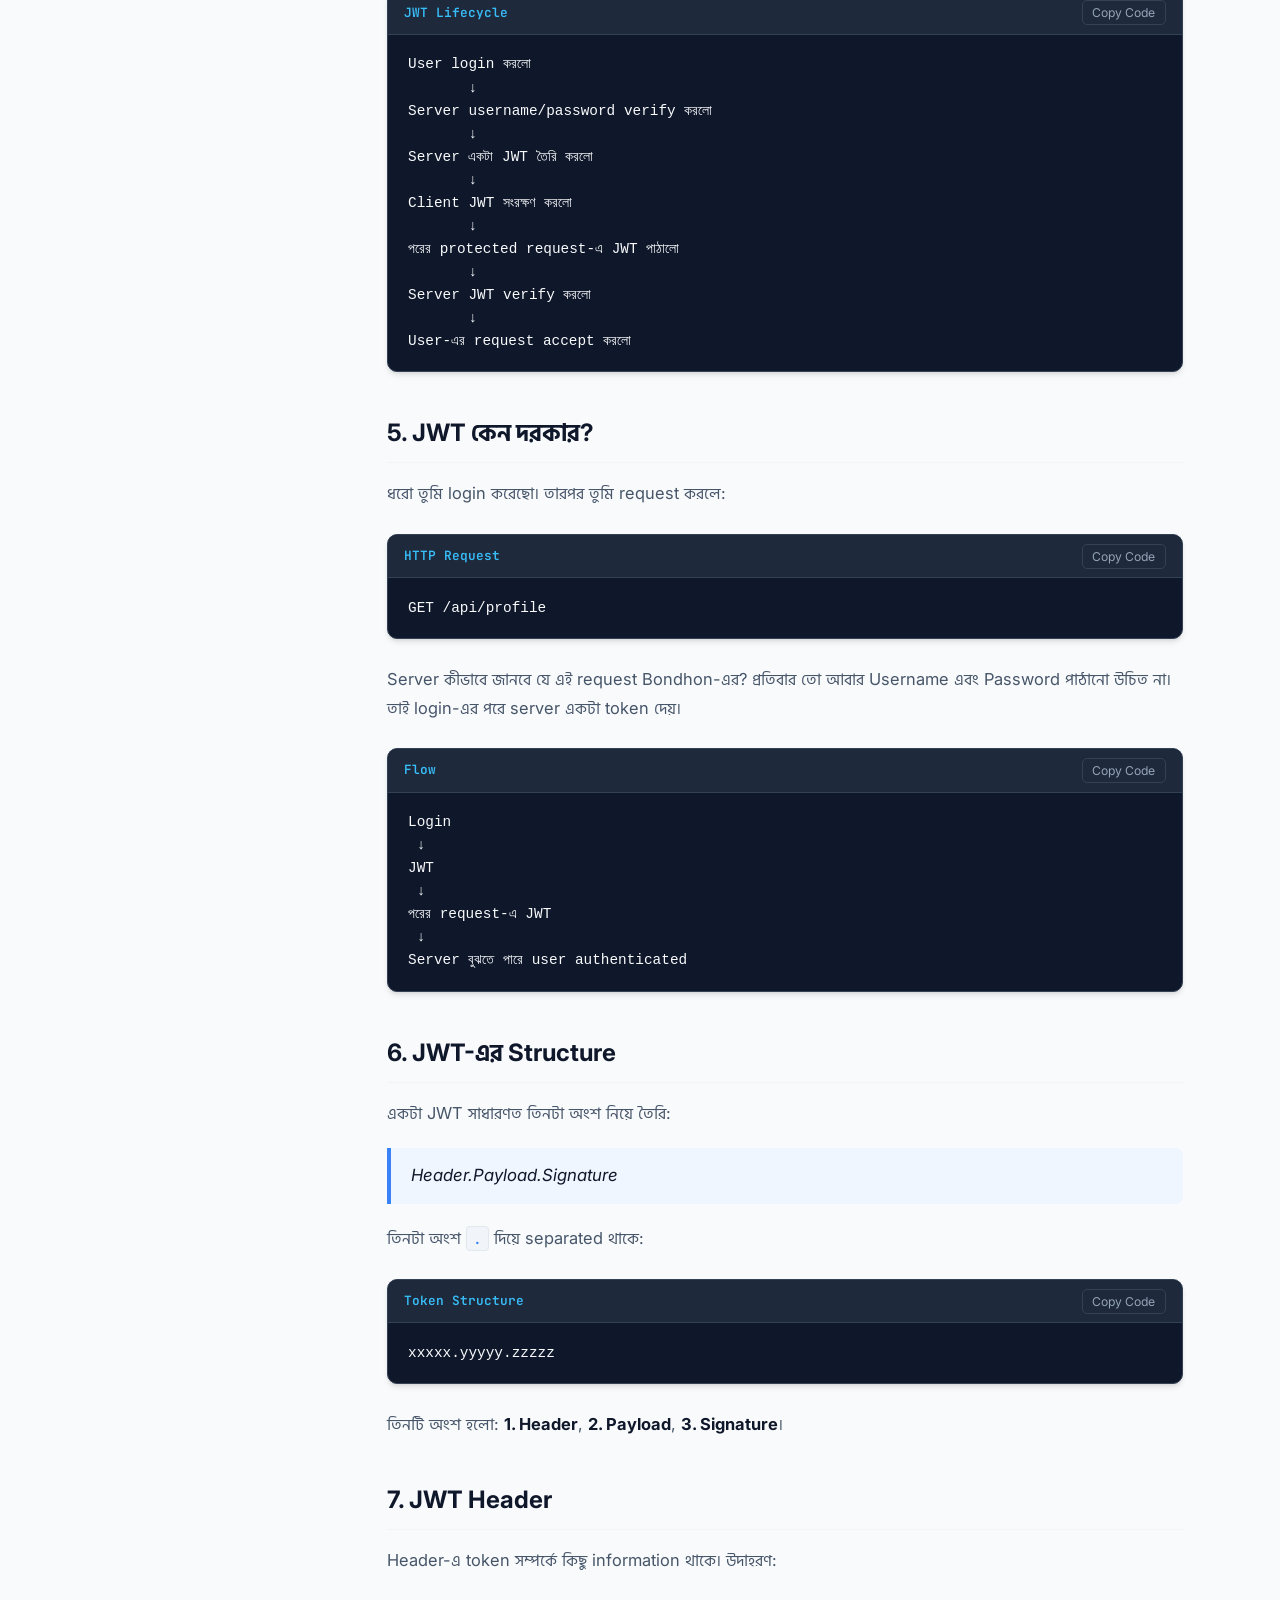
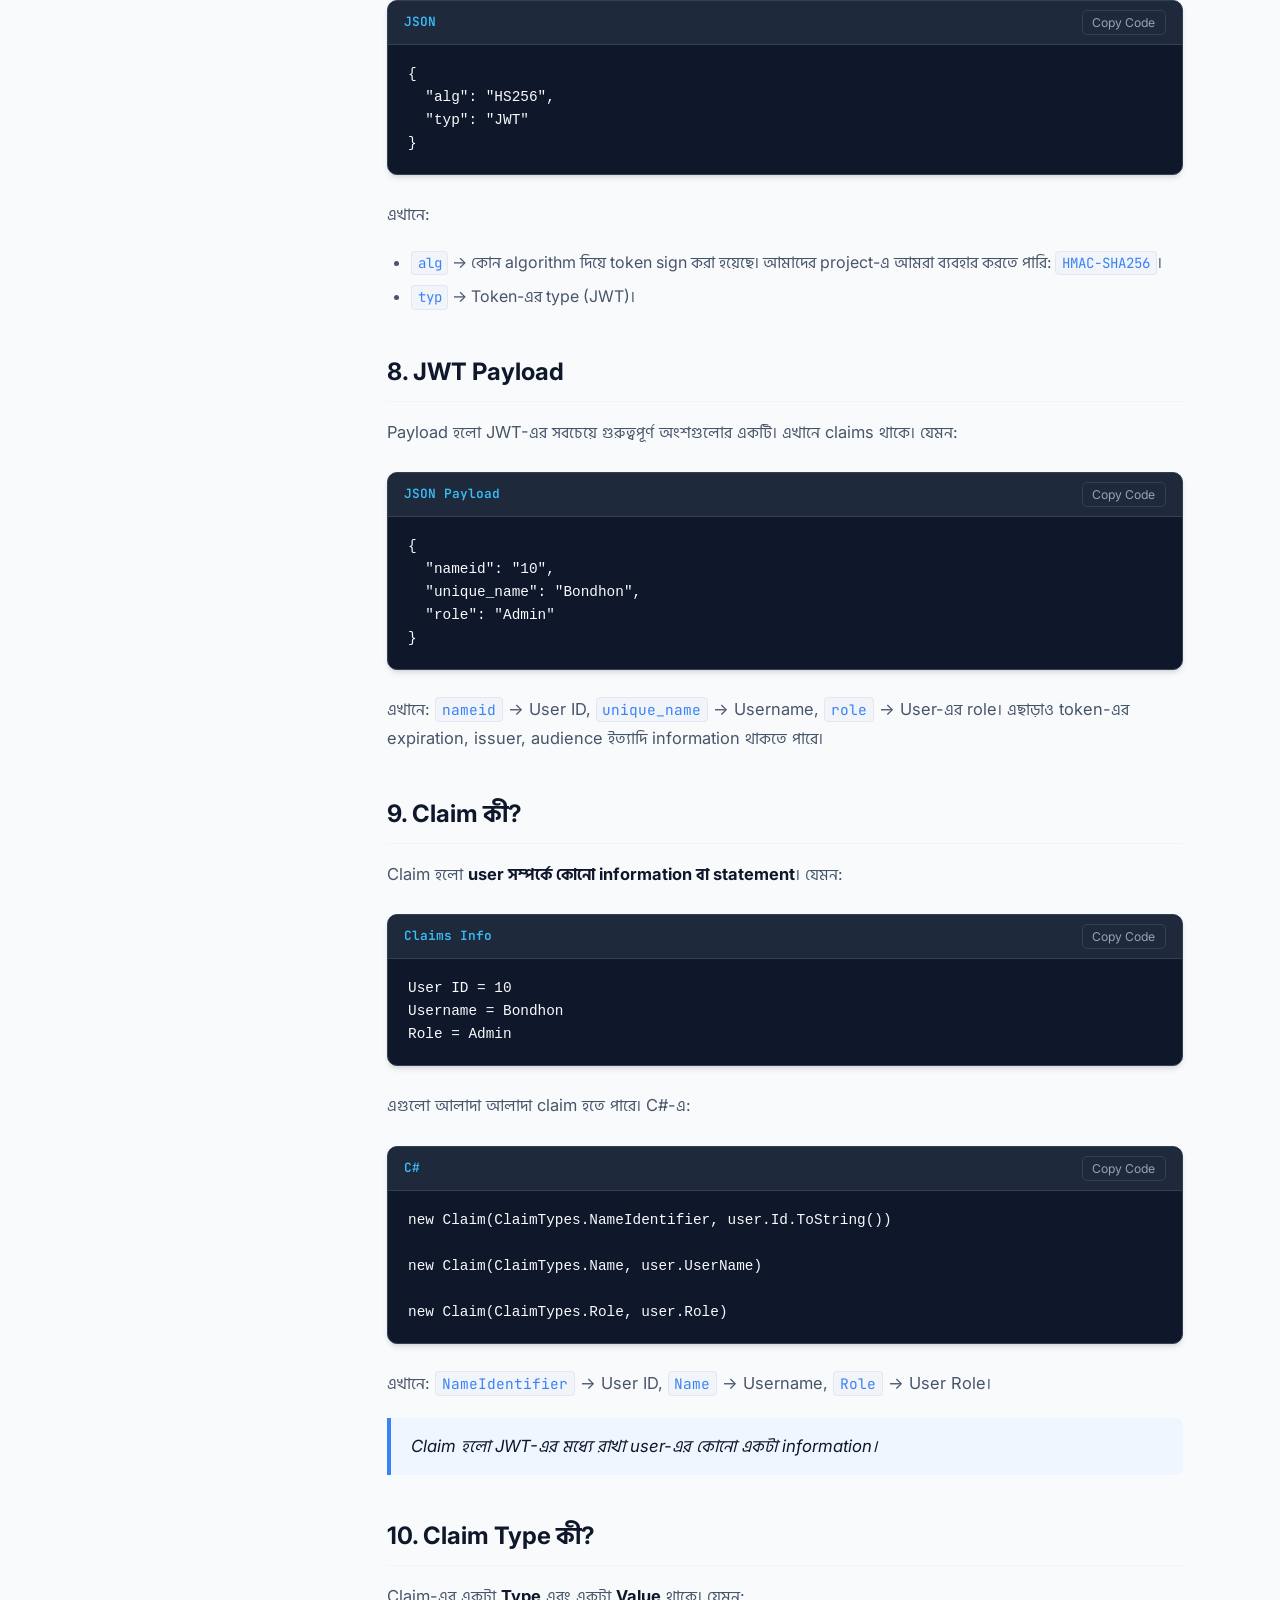
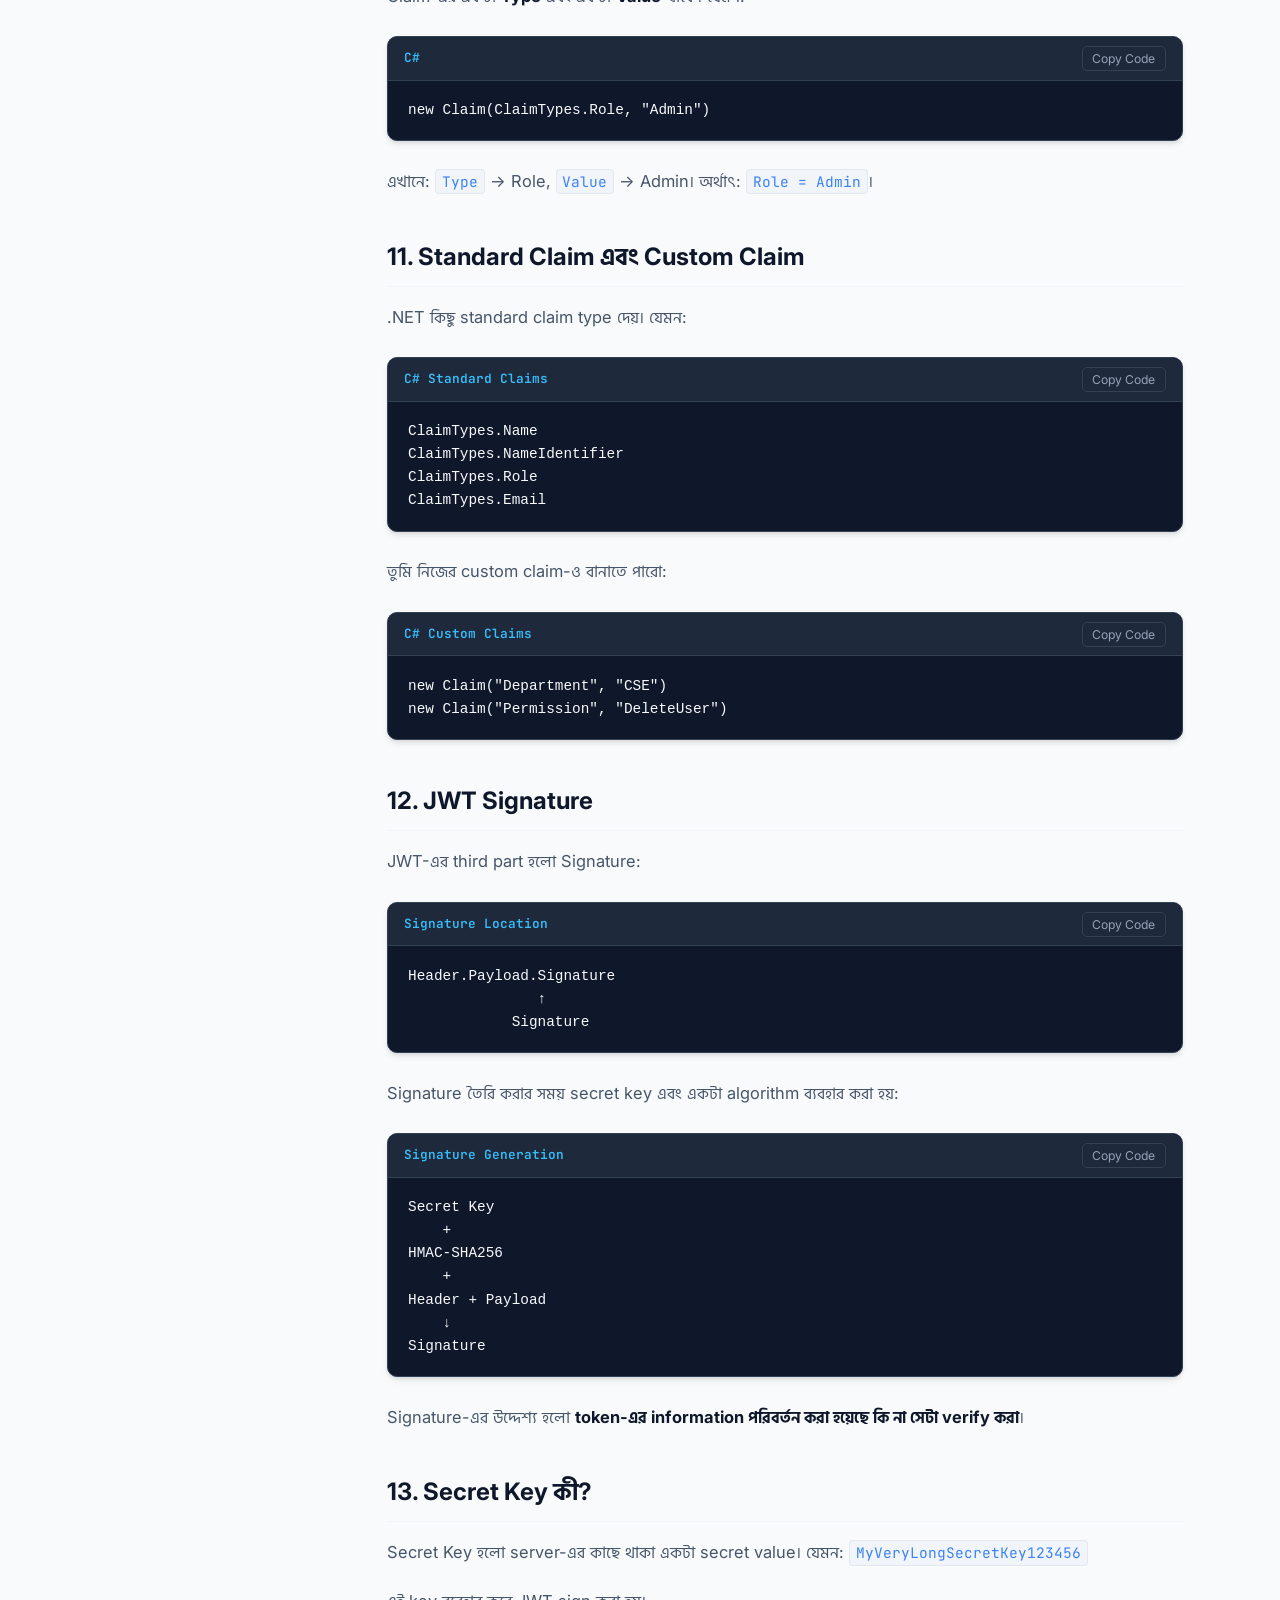
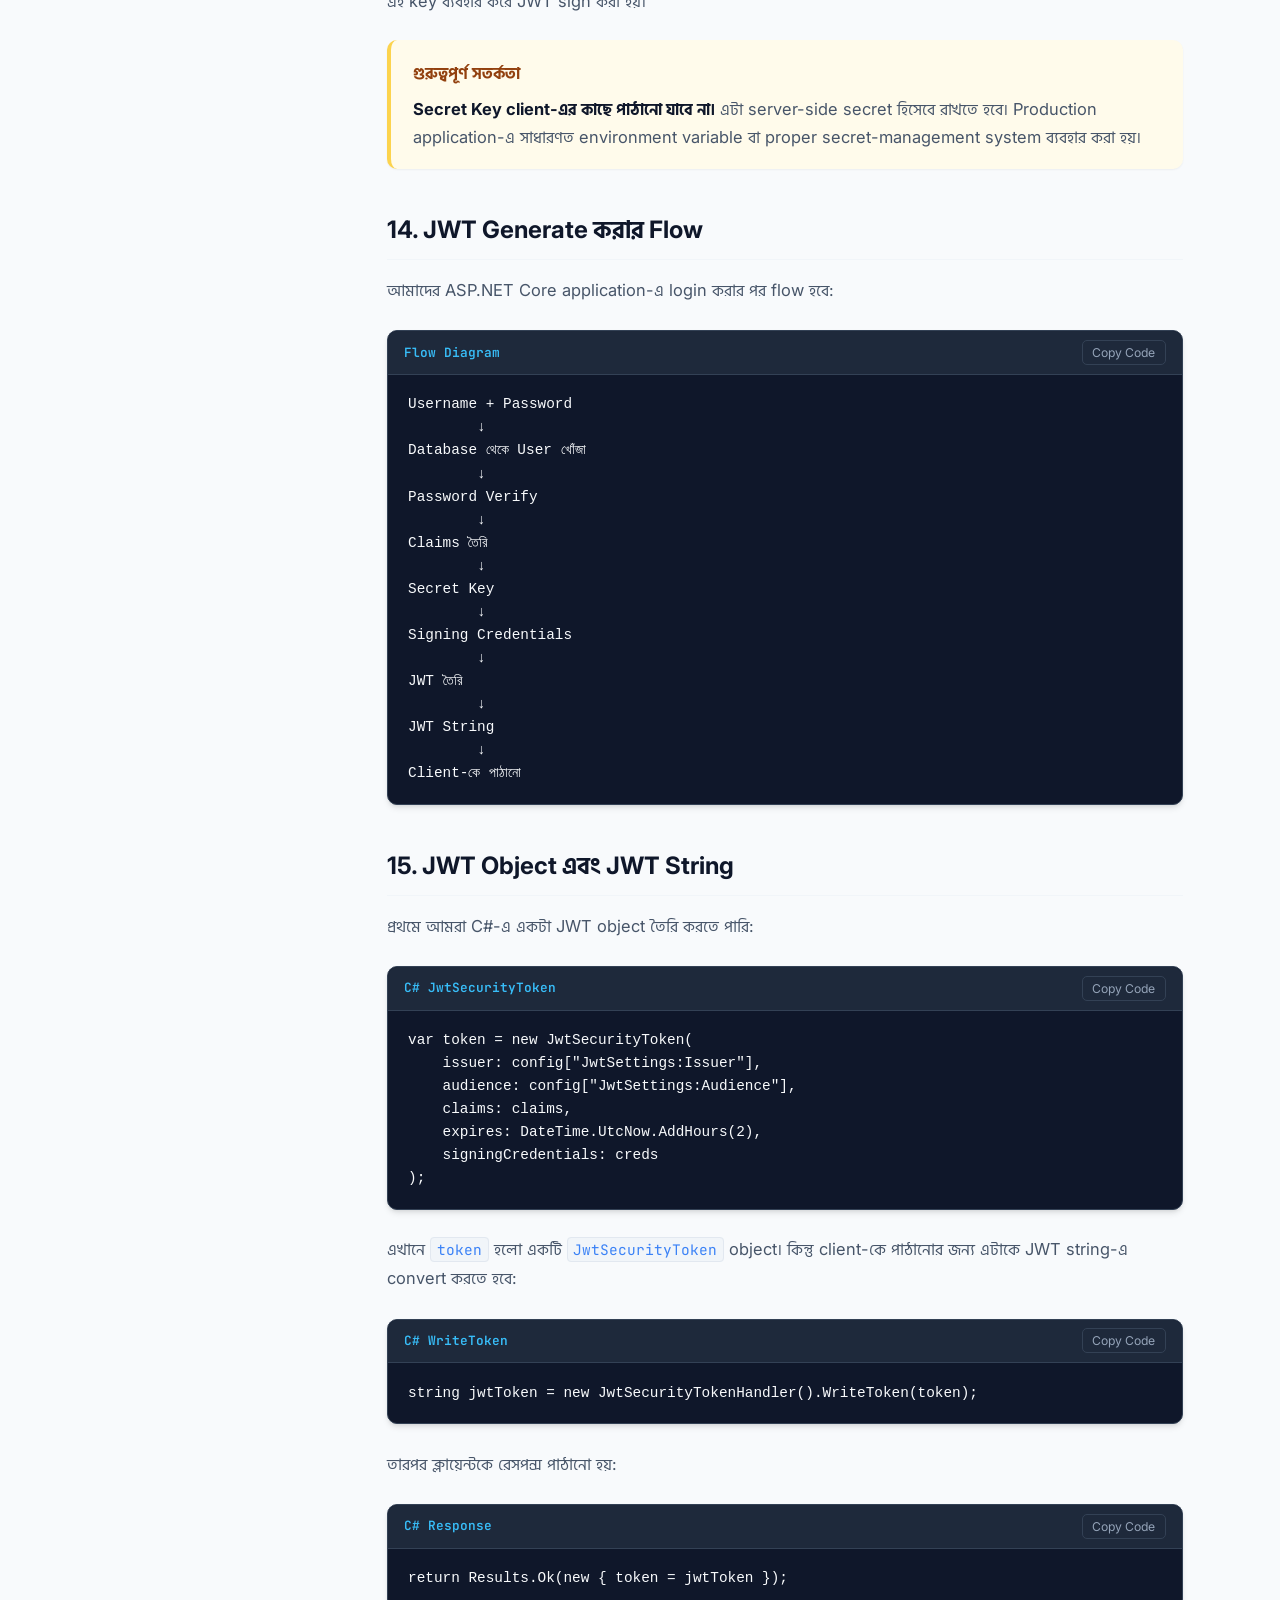
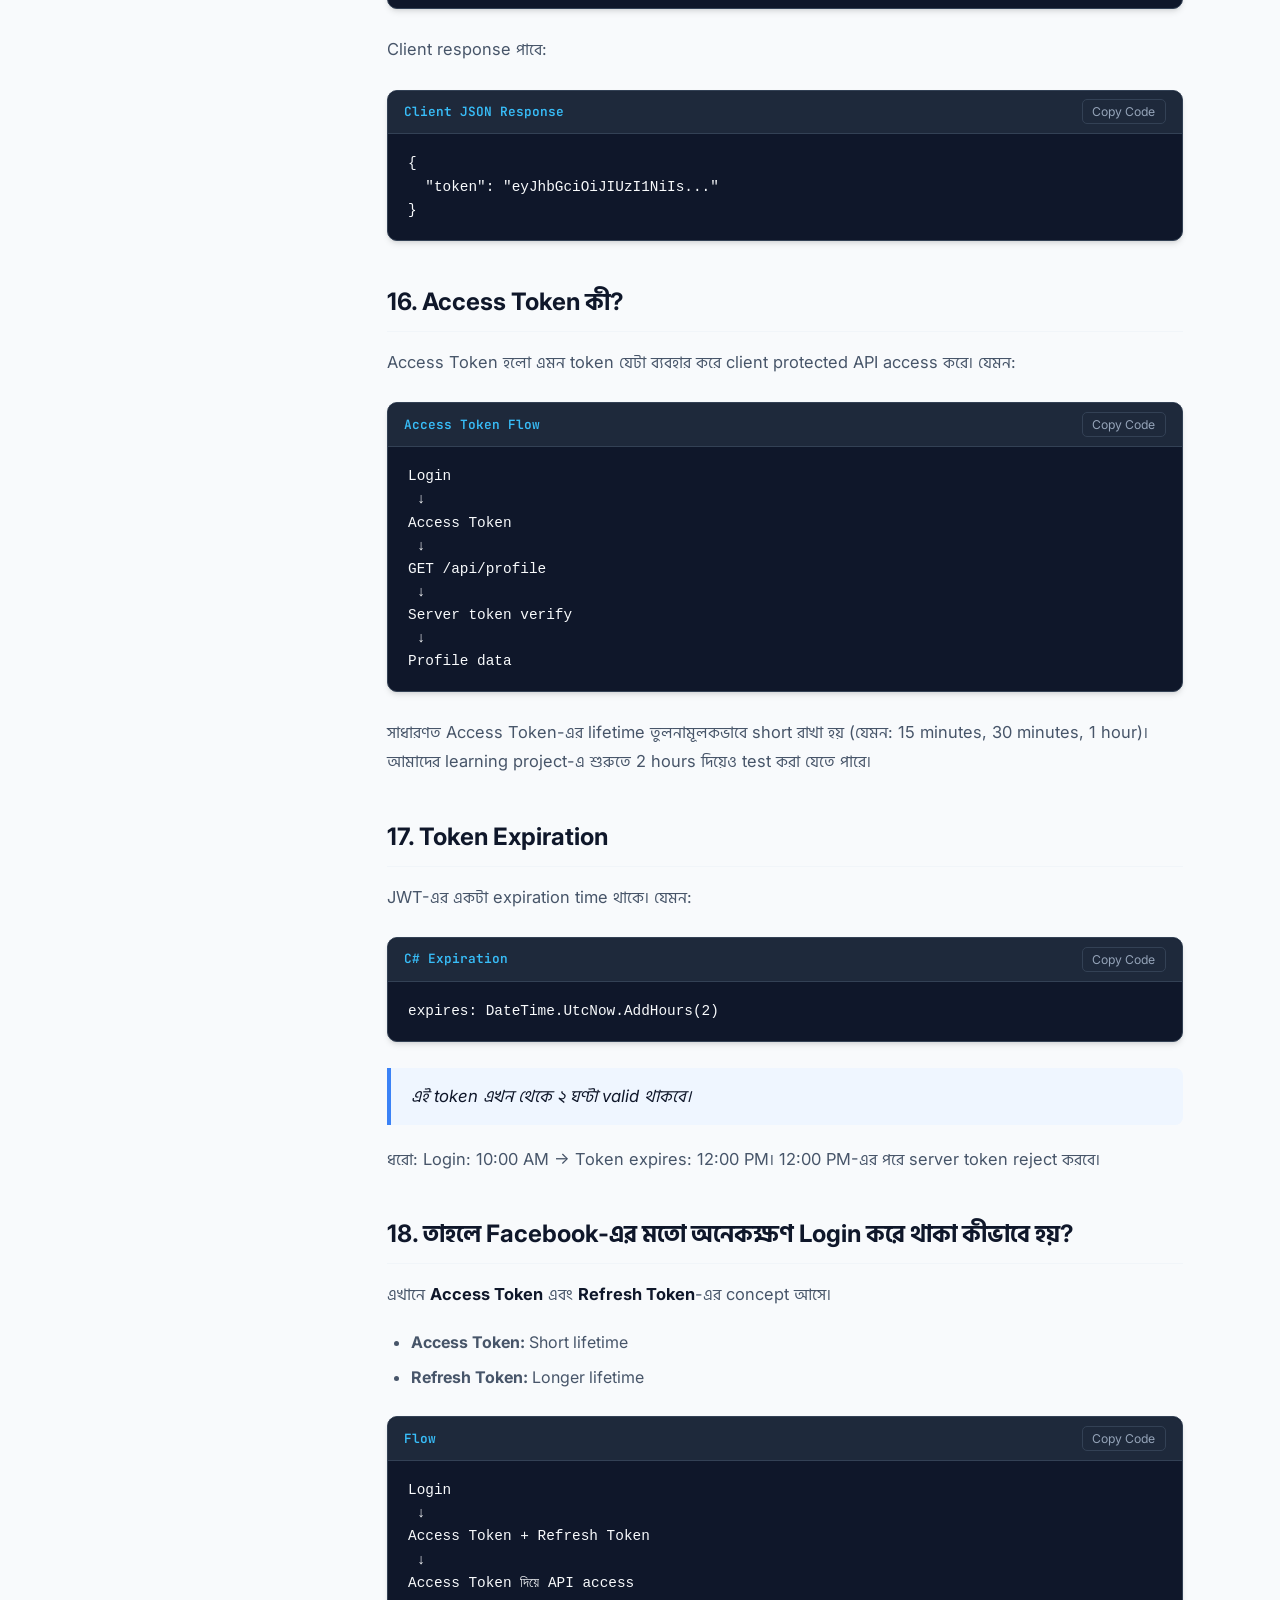
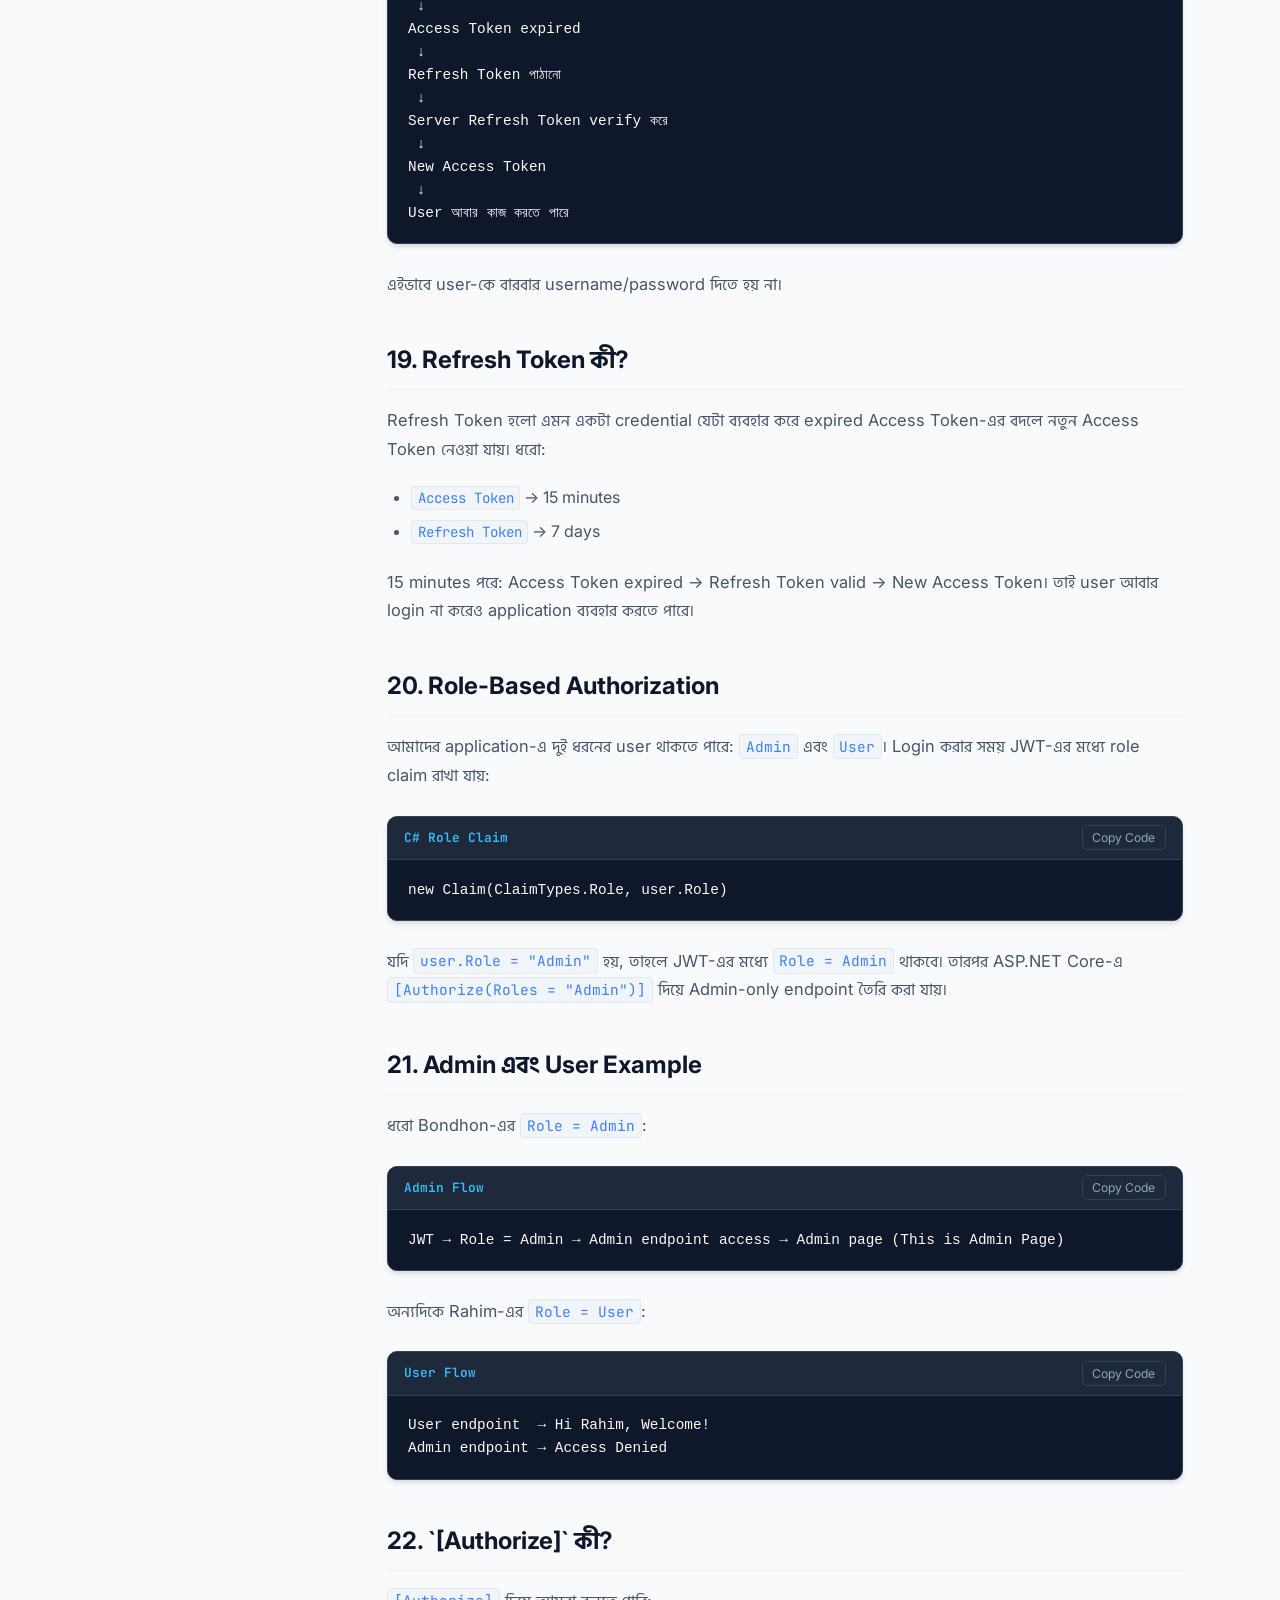
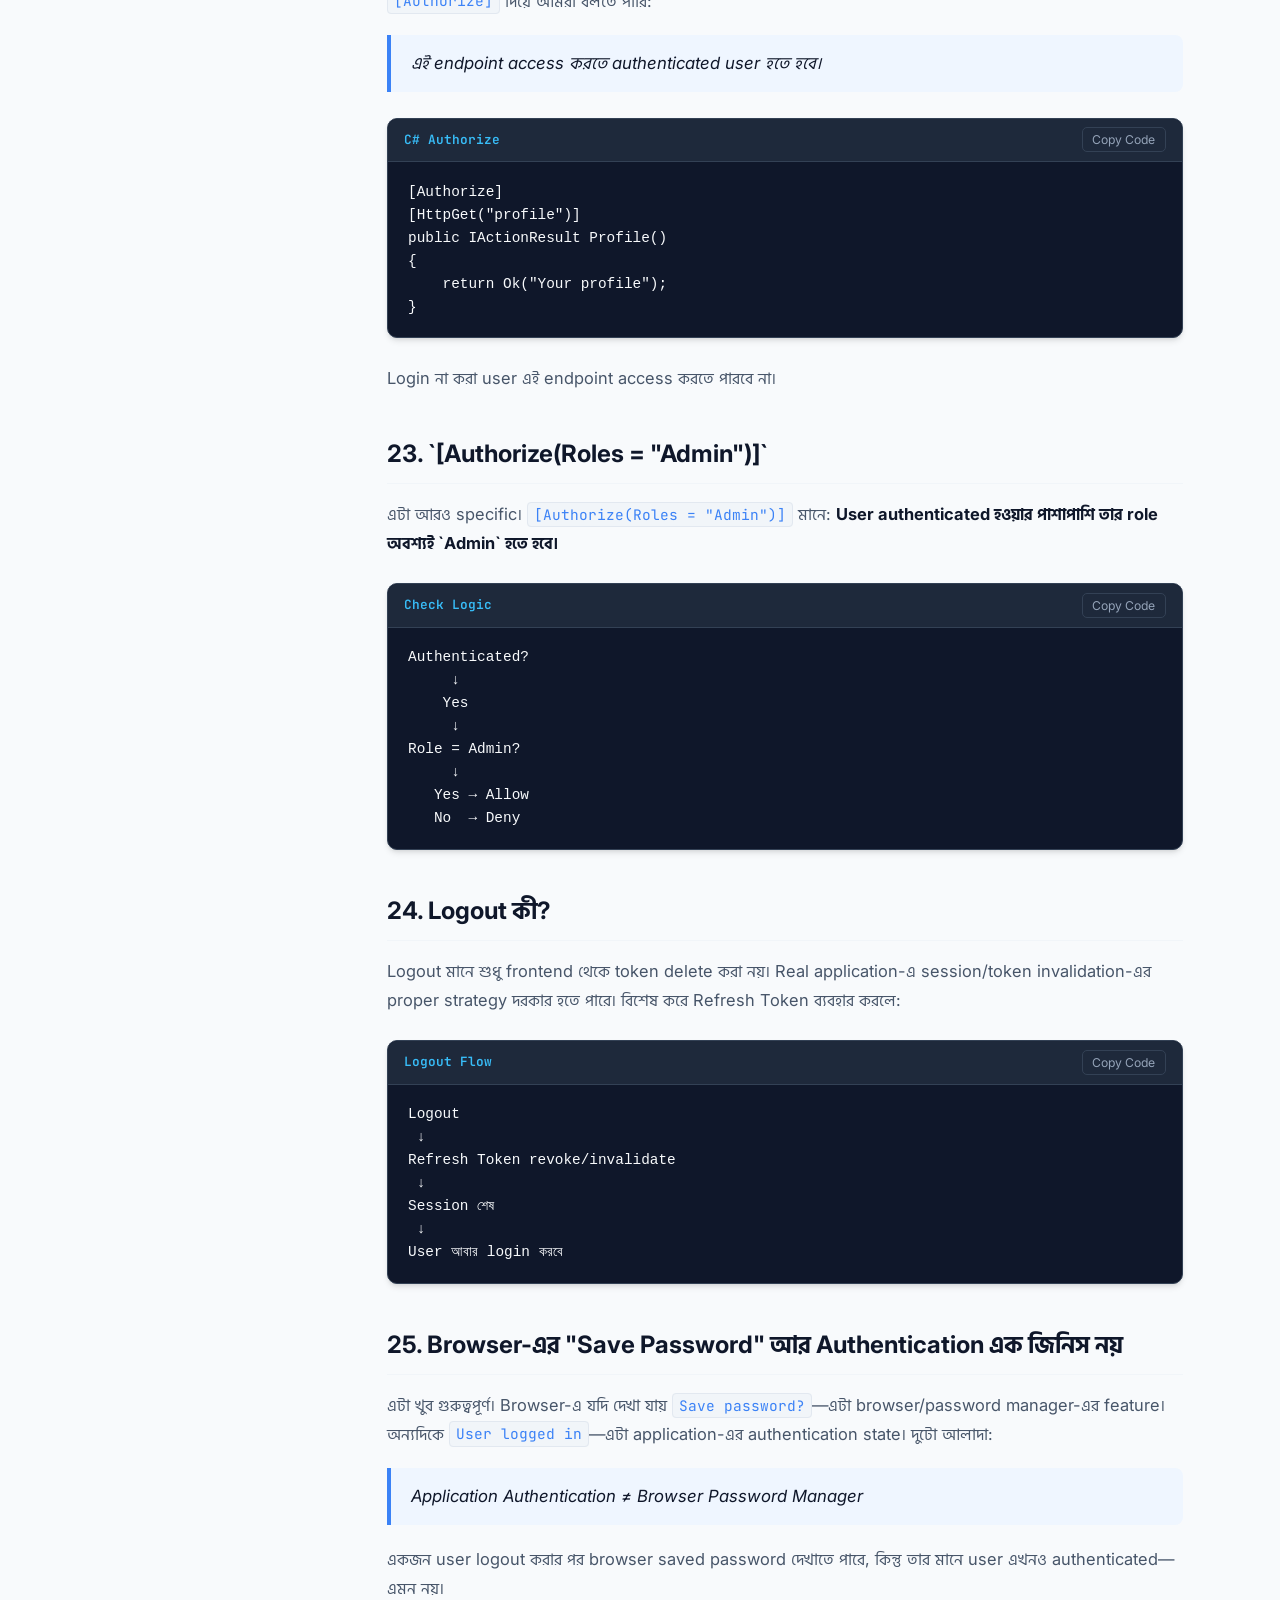
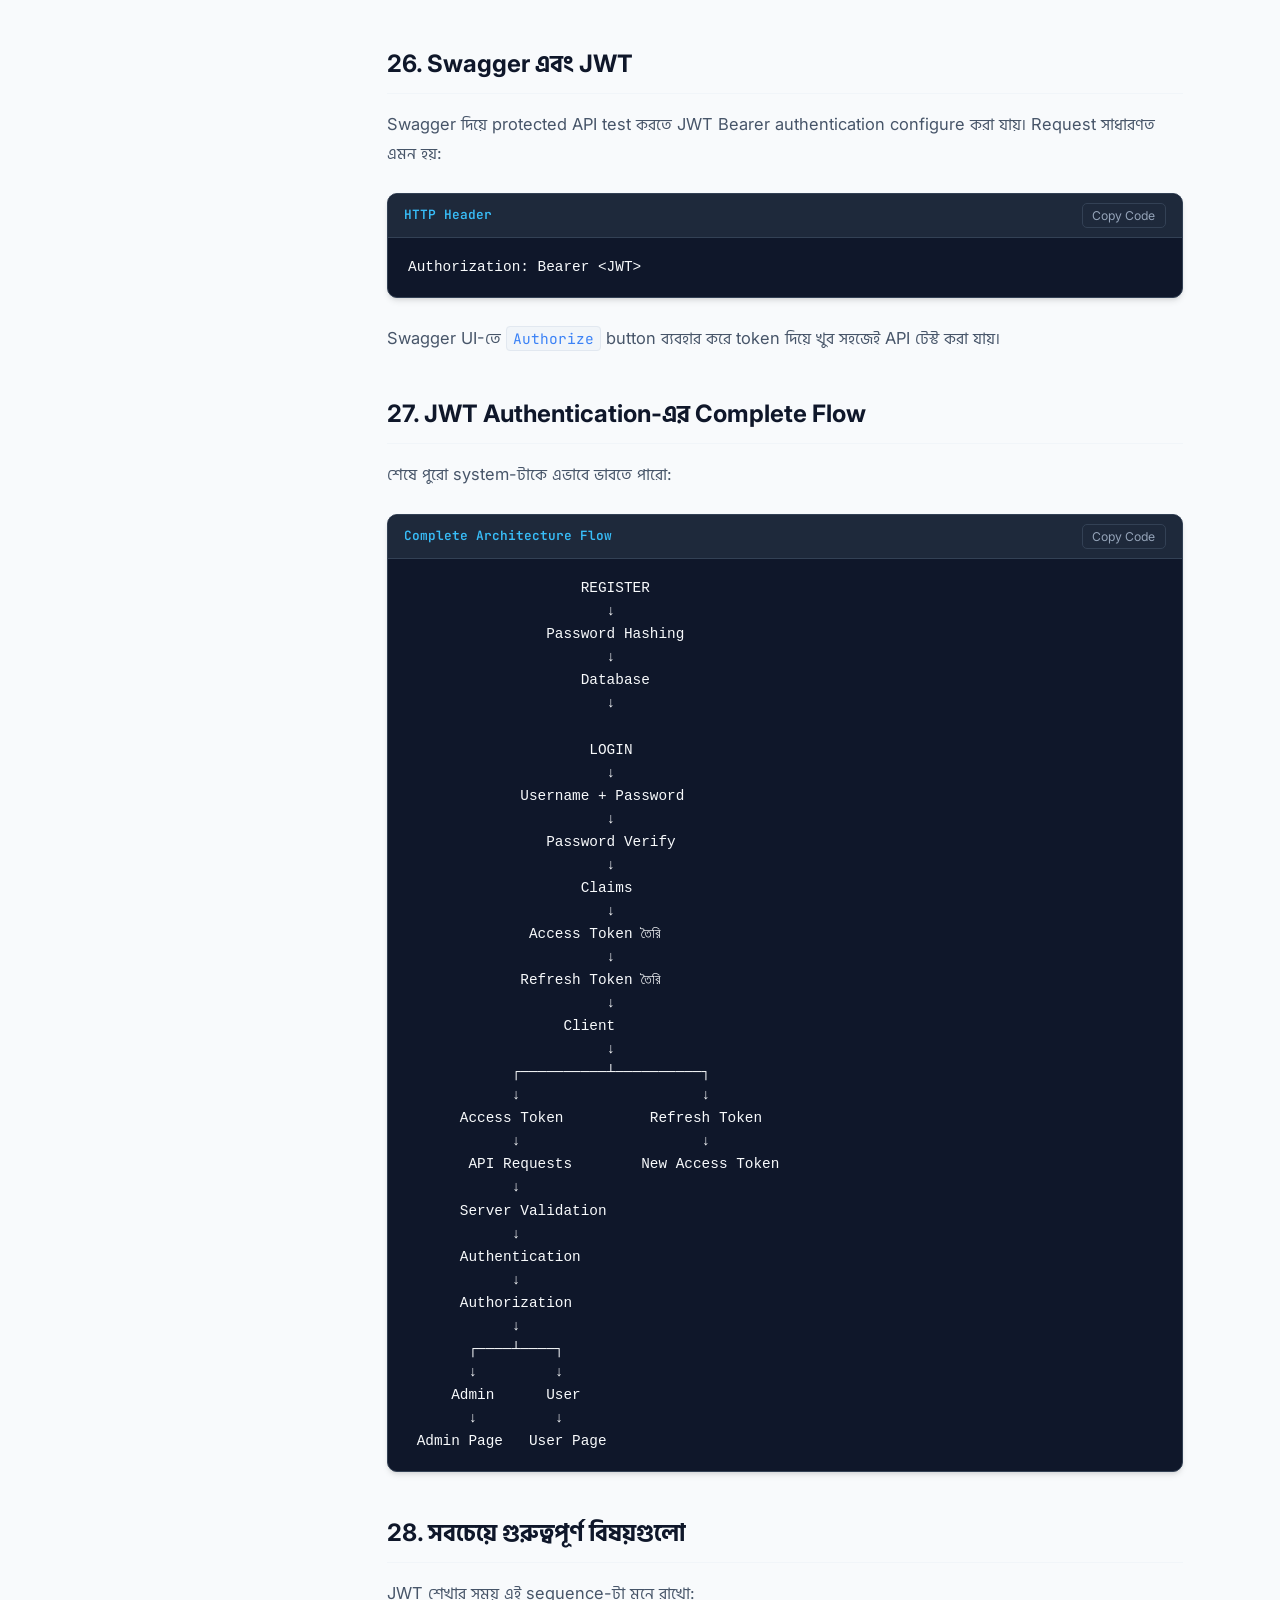
<file: jwt-auth-docs/docs/introduction.html>
<!DOCTYPE html>
<html lang="bn">
<head>
  <meta charset="UTF-8">
  <meta name="viewport" content="width=device-width, initial-scale=1.0">
  <title>JWT Authentication & Authorization — সম্পূর্ণ গাইড | JWT Auth Docs</title>
  <link rel="stylesheet" href="../css/style.css">
</head>
<body>

  <!-- Top Navigation Header -->
  <header class="top-header">
    <div class="header-left">
      <button class="mobile-menu-btn" id="mobileMenuBtn" aria-label="Toggle Menu">
        <svg width="20" height="20" viewBox="0 0 24 24" fill="none" stroke="currentColor" stroke-width="2" stroke-linecap="round" stroke-linejoin="round">
          <line x1="3" y1="12" x2="21" y2="12"></line>
          <line x1="3" y1="6" x2="21" y2="6"></line>
          <line x1="3" y1="18" x2="21" y2="18"></line>
        </svg>
      </button>
      <a href="introduction.html" class="brand-logo">
        <div class="brand-icon">
          <svg width="18" height="18" viewBox="0 0 24 24" fill="none" stroke="currentColor" stroke-width="2.2" stroke-linecap="round" stroke-linejoin="round">
            <rect x="3" y="11" width="18" height="11" rx="2" ry="2"></rect>
            <path d="M7 11V7a5 5 0 0 1 10 0v4"></path>
          </svg>
        </div>
        <span>JWT Auth Docs</span>
        <span class="brand-badge">.NET 8</span>
      </a>
    </div>

    <div class="header-right">
      <button class="search-btn" id="searchBtn">
        <svg width="15" height="15" viewBox="0 0 24 24" fill="none" stroke="currentColor" stroke-width="2" stroke-linecap="round" stroke-linejoin="round">
          <circle cx="11" cy="11" r="8"></circle>
          <line x1="21" y1="21" x2="16.65" y2="16.65"></line>
        </svg>
        <span>টপিক সার্চ করুন...</span>
        <span class="search-shortcut">Ctrl K</span>
      </button>

      <button class="theme-toggle-btn" id="themeToggleBtn" aria-label="Toggle Theme">
        <!-- Sun/Moon icon injected by JS -->
      </button>
    </div>
  </header>

  <!-- Main Container -->
  <div class="docs-container">
    <div class="sidebar-overlay"></div>

    <!-- Left Sidebar -->
    <aside class="docs-sidebar">
      <div class="sidebar-group">
        <div class="group-title">ফাউন্ডেশন (Foundations)</div>
        <ul class="sidebar-nav">
          <li class="sidebar-item"><a href="#section-1" class="sidebar-link"><span>১. Authentication কী?</span></a></li>
          <li class="sidebar-item"><a href="#section-2" class="sidebar-link"><span>২. Authorization কী?</span></a></li>
          <li class="sidebar-item"><a href="#section-3" class="sidebar-link"><span>৩. AuthN vs AuthZ পার্থক্য</span></a></li>
        </ul>
      </div>

      <div class="sidebar-group">
        <div class="group-title">JWT ও স্ট্রাকচার (JWT & Structure)</div>
        <ul class="sidebar-nav">
          <li class="sidebar-item"><a href="#section-4" class="sidebar-link"><span>৪. JWT কী?</span></a></li>
          <li class="sidebar-item"><a href="#section-5" class="sidebar-link"><span>৫. JWT কেন দরকার?</span></a></li>
          <li class="sidebar-item"><a href="#section-6" class="sidebar-link"><span>৬. JWT-এর Structure</span></a></li>
          <li class="sidebar-item"><a href="#section-7" class="sidebar-link"><span>৭. JWT Header</span></a></li>
          <li class="sidebar-item"><a href="#section-8" class="sidebar-link"><span>৮. JWT Payload</span></a></li>
          <li class="sidebar-item"><a href="#section-12" class="sidebar-link"><span>১২. JWT Signature</span></a></li>
          <li class="sidebar-item"><a href="#section-13" class="sidebar-link"><span>১৩. Secret Key কী?</span></a></li>
        </ul>
      </div>

      <div class="sidebar-group">
        <div class="group-title">Claims ও আইডেন্টিটি (Claims)</div>
        <ul class="sidebar-nav">
          <li class="sidebar-item"><a href="#section-9" class="sidebar-link"><span>৯. Claim কী?</span></a></li>
          <li class="sidebar-item"><a href="#section-10" class="sidebar-link"><span>১০. Claim Type কী?</span></a></li>
          <li class="sidebar-item"><a href="#section-11" class="sidebar-link"><span>১১. Standard ও Custom Claim</span></a></li>
        </ul>
      </div>

      <div class="sidebar-group">
        <div class="group-title">টোকেন তৈরি (Token Generation)</div>
        <ul class="sidebar-nav">
          <li class="sidebar-item"><a href="#section-14" class="sidebar-link"><span>১৪. JWT Generate করার Flow</span></a></li>
          <li class="sidebar-item"><a href="#section-15" class="sidebar-link"><span>১৫. JWT Object ও String</span></a></li>
          <li class="sidebar-item"><a href="#section-16" class="sidebar-link"><span>১৬. Access Token কী?</span></a></li>
          <li class="sidebar-item"><a href="#section-17" class="sidebar-link"><span>১৭. Token Expiration</span></a></li>
        </ul>
      </div>

      <div class="sidebar-group">
        <div class="group-title">সেশন ও রিফ্রেশ টোকেন (Session)</div>
        <ul class="sidebar-nav">
          <li class="sidebar-item"><a href="#section-18" class="sidebar-link"><span>১৮. Long Session মেকানিজম</span></a></li>
          <li class="sidebar-item"><a href="#section-19" class="sidebar-link"><span>১৯. Refresh Token কী?</span></a></li>
          <li class="sidebar-item"><a href="#section-24" class="sidebar-link"><span>২৪. Logout কী?</span></a></li>
          <li class="sidebar-item"><a href="#section-25" class="sidebar-link"><span>২৫. Save Password বনাম Auth</span></a></li>
        </ul>
      </div>

      <div class="sidebar-group">
        <div class="group-title">রোল ও অথরাইজেশন (Roles)</div>
        <ul class="sidebar-nav">
          <li class="sidebar-item"><a href="#section-20" class="sidebar-link"><span>২০. Role-Based Authorization</span></a></li>
          <li class="sidebar-item"><a href="#section-21" class="sidebar-link"><span>২১. Admin ও User Example</span></a></li>
          <li class="sidebar-item"><a href="#section-22" class="sidebar-link"><span>২২. [Authorize] কী?</span></a></li>
          <li class="sidebar-item"><a href="#section-23" class="sidebar-link"><span>২৩. [Authorize(Roles = "Admin")]</span></a></li>
        </ul>
      </div>

      <div class="sidebar-group">
        <div class="group-title">আর্কিটেকচার ও রেফারেন্স</div>
        <ul class="sidebar-nav">
          <li class="sidebar-item"><a href="#section-26" class="sidebar-link"><span>২৬. Swagger এবং JWT</span></a></li>
          <li class="sidebar-item"><a href="#section-27" class="sidebar-link"><span>২৭. Complete Flow ডায়াগ্রাম</span></a></li>
          <li class="sidebar-item"><a href="#section-28" class="sidebar-link"><span>২৮. গুরুত্বপূর্ণ বিষয়গুলো</span></a></li>
          <li class="sidebar-item"><a href="#official-references" class="sidebar-link"><span>🔗 Official References</span></a></li>
        </ul>
      </div>
    </aside>

    <!-- Main Content Area -->
    <main class="docs-content">
      <nav class="breadcrumbs">
        <a href="introduction.html">Docs</a>
        <span class="separator">/</span>
        <span style="color: var(--text-primary);">JWT Authentication & Authorization</span>
      </nav>

      <article class="article-header">
        <h1 class="article-title">JWT Authentication & Authorization</h1>
        <div class="article-meta">
          <div class="meta-item">
            <svg width="15" height="15" viewBox="0 0 24 24" fill="none" stroke="currentColor" stroke-width="2"><circle cx="12" cy="12" r="10"></circle><polyline points="12 6 12 12 16 14"></polyline></svg>
            <span>সম্পূর্ণ ২৮টি বিষয় একত্রে</span>
          </div>
          <div class="meta-item">
            <svg width="15" height="15" viewBox="0 0 24 24" fill="none" stroke="currentColor" stroke-width="2"><rect x="3" y="11" width="18" height="11" rx="2" ry="2"></rect><path d="M7 11V7a5 5 0 0 1 10 0v4"></path></svg>
            <span>ASP.NET Core & C#</span>
          </div>
        </div>
      </article>

      <!-- 1. Authentication কী? -->
      <h2 id="section-1">1. Authentication কী?</h2>
      <p>Authentication মানে হলো <strong>কোন user সেটা verify করা</strong>।</p>
      <p>সহজভাবে বললে:</p>
      <blockquote>"তুমি আসলে কে?"</blockquote>
      <p>ধরো, তুমি একটা website-এ login করছো:</p>

      <div class="code-block">
        <div class="code-header">
          <div class="code-lang-badge">Login Credentials</div>
          <button class="copy-code-btn">Copy Code</button>
        </div>
        <div class="code-content"><pre><code>Username: Bondhon
Password: ********</code></pre></div>
      </div>

      <p>Server database থেকে check করবে:</p>
      <div class="code-block">
        <div class="code-header">
          <div class="code-lang-badge">Server Flow</div>
          <button class="copy-code-btn">Copy Code</button>
        </div>
        <div class="code-content"><pre><code>Username ঠিক আছে?
        ↓
Password ঠিক আছে?
        ↓
হ্যাঁ → User authenticated
না  → Login failed</code></pre></div>
      </div>

      <p>অর্থাৎ <strong>Authentication user-এর identity verify করে।</strong></p>

      <div class="callout callout-realworld">
        <div class="callout-title">Real-life example</div>
        <div class="callout-body">
          <p>ধরো তুমি university-তে ঢুকতে গেলে security guard তোমার ID card দেখলো। সে check করছে: <em>"তুমি আসলেই এই university-এর student কি না?"</em> এটাই Authentication-এর মতো।</p>
        </div>
      </div>

      <!-- 2. Authorization কী? -->
      <h2 id="section-2">2. Authorization কী?</h2>
      <p>Authentication-এর পর আসে Authorization। Authorization-এর প্রশ্ন হলো:</p>
      <blockquote>"তুমি কী কী করতে পারবে?"</blockquote>
      <p>ধরো দুইজন user আছে:</p>
      <div class="code-block">
        <div class="code-header">
          <div class="code-lang-badge">Users</div>
          <button class="copy-code-btn">Copy Code</button>
        </div>
        <div class="code-content"><pre><code>Bondhon → Admin
Rahim   → User</code></pre></div>
      </div>

      <p>দুজনই successfully login করতে পারবে। কিন্তু:</p>
      <div class="code-block">
        <div class="code-header">
          <div class="code-lang-badge">Permissions</div>
          <button class="copy-code-btn">Copy Code</button>
        </div>
        <div class="code-content"><pre><code>Admin
→ User delete করতে পারবে
→ Admin page দেখতে পারবে
→ User manage করতে পারবে

User
→ নিজের profile দেখতে পারবে
→ নিজের information update করতে পারবে
→ Admin page দেখতে পারবে না</code></pre></div>
      </div>
      <p>এটাই Authorization।</p>

      <div class="callout callout-concept">
        <div class="callout-title">সহজভাবে</div>
        <div class="callout-body">
          <p><strong>Authentication</strong> → তুমি কে?<br><strong>Authorization</strong> → তুমি কী করতে পারবে?</p>
        </div>
      </div>

      <!-- 3. Authentication এবং Authorization-এর পার্থক্য -->
      <h2 id="section-3">3. Authentication এবং Authorization-এর পার্থক্য</h2>
      <table>
        <thead>
          <tr>
            <th>বিষয়</th>
            <th>Authentication</th>
            <th>Authorization</th>
          </tr>
        </thead>
        <tbody>
          <tr>
            <td><strong>কাজ</strong></td>
            <td>User-এর identity verify করা</td>
            <td>Permission check করা</td>
          </tr>
          <tr>
            <td><strong>প্রশ্ন</strong></td>
            <td>তুমি কে?</td>
            <td>তুমি কী করতে পারবে?</td>
          </tr>
          <tr>
            <td><strong>Example</strong></td>
            <td>Login</td>
            <td>Admin page access</td>
          </tr>
          <tr>
            <td><strong>কখন হয়</strong></td>
            <td>সাধারণত আগে</td>
            <td>Authentication-এর পরে</td>
          </tr>
        </tbody>
      </table>

      <div class="code-block">
        <div class="code-header">
          <div class="code-lang-badge">Flow</div>
          <button class="copy-code-btn">Copy Code</button>
        </div>
        <div class="code-content"><pre><code>Login
  ↓
Authentication
  ↓
User কে জানা গেল
  ↓
Authorization
  ↓
User কী করতে পারবে সেটা check</code></pre></div>
      </div>

      <!-- 4. JWT কী? -->
      <h2 id="section-4">4. JWT কী?</h2>
      <p>JWT-এর full form হলো: <strong>JSON Web Token</strong></p>
      <p>JWT হলো এমন একটা token format, যেটা ব্যবহার করে client এবং server-এর মধ্যে user-এর authentication information securely পাঠানো যায়।</p>
      <p>সহজভাবে ধরো:</p>
      <div class="code-block">
        <div class="code-header">
          <div class="code-lang-badge">JWT Lifecycle</div>
          <button class="copy-code-btn">Copy Code</button>
        </div>
        <div class="code-content"><pre><code>User login করলো
       ↓
Server username/password verify করলো
       ↓
Server একটা JWT তৈরি করলো
       ↓
Client JWT সংরক্ষণ করলো
       ↓
পরের protected request-এ JWT পাঠালো
       ↓
Server JWT verify করলো
       ↓
User-এর request accept করলো</code></pre></div>
      </div>

      <!-- 5. JWT কেন দরকার? -->
      <h2 id="section-5">5. JWT কেন দরকার?</h2>
      <p>ধরো তুমি login করেছো। তারপর তুমি request করলে:</p>
      <div class="code-block">
        <div class="code-header">
          <div class="code-lang-badge">HTTP Request</div>
          <button class="copy-code-btn">Copy Code</button>
        </div>
        <div class="code-content"><pre><code>GET /api/profile</code></pre></div>
      </div>
      <p>Server কীভাবে জানবে যে এই request Bondhon-এর? প্রতিবার তো আবার Username এবং Password পাঠানো উচিত না। তাই login-এর পরে server একটা token দেয়।</p>
      <div class="code-block">
        <div class="code-header">
          <div class="code-lang-badge">Flow</div>
          <button class="copy-code-btn">Copy Code</button>
        </div>
        <div class="code-content"><pre><code>Login
 ↓
JWT
 ↓
পরের request-এ JWT
 ↓
Server বুঝতে পারে user authenticated</code></pre></div>
      </div>

      <!-- 6. JWT-এর Structure -->
      <h2 id="section-6">6. JWT-এর Structure</h2>
      <p>একটা JWT সাধারণত তিনটা অংশ নিয়ে তৈরি:</p>
      <blockquote>Header.Payload.Signature</blockquote>
      <p>তিনটা অংশ <code>.</code> দিয়ে separated থাকে:</p>
      <div class="code-block">
        <div class="code-header">
          <div class="code-lang-badge">Token Structure</div>
          <button class="copy-code-btn">Copy Code</button>
        </div>
        <div class="code-content"><pre><code>xxxxx.yyyyy.zzzzz</code></pre></div>
      </div>
      <p>তিনটি অংশ হলো: <strong>1. Header</strong>, <strong>2. Payload</strong>, <strong>3. Signature</strong>।</p>

      <!-- 7. JWT Header -->
      <h2 id="section-7">7. JWT Header</h2>
      <p>Header-এ token সম্পর্কে কিছু information থাকে। উদাহরণ:</p>
      <div class="code-block">
        <div class="code-header">
          <div class="code-lang-badge">JSON</div>
          <button class="copy-code-btn">Copy Code</button>
        </div>
        <div class="code-content"><pre><code>{
  "alg": "HS256",
  "typ": "JWT"
}</code></pre></div>
      </div>
      <p>এখানে:</p>
      <ul>
        <li><code>alg</code> → কোন algorithm দিয়ে token sign করা হয়েছে। আমাদের project-এ আমরা ব্যবহার করতে পারি: <code>HMAC-SHA256</code>।</li>
        <li><code>typ</code> → Token-এর type (JWT)।</li>
      </ul>

      <!-- 8. JWT Payload -->
      <h2 id="section-8">8. JWT Payload</h2>
      <p>Payload হলো JWT-এর সবচেয়ে গুরুত্বপূর্ণ অংশগুলোর একটি। এখানে claims থাকে। যেমন:</p>
      <div class="code-block">
        <div class="code-header">
          <div class="code-lang-badge">JSON Payload</div>
          <button class="copy-code-btn">Copy Code</button>
        </div>
        <div class="code-content"><pre><code>{
  "nameid": "10",
  "unique_name": "Bondhon",
  "role": "Admin"
}</code></pre></div>
      </div>
      <p>এখানে: <code>nameid</code> → User ID, <code>unique_name</code> → Username, <code>role</code> → User-এর role। এছাড়াও token-এর expiration, issuer, audience ইত্যাদি information থাকতে পারে।</p>

      <!-- 9. Claim কী? -->
      <h2 id="section-9">9. Claim কী?</h2>
      <p>Claim হলো <strong>user সম্পর্কে কোনো information বা statement</strong>। যেমন:</p>
      <div class="code-block">
        <div class="code-header">
          <div class="code-lang-badge">Claims Info</div>
          <button class="copy-code-btn">Copy Code</button>
        </div>
        <div class="code-content"><pre><code>User ID = 10
Username = Bondhon
Role = Admin</code></pre></div>
      </div>
      <p>এগুলো আলাদা আলাদা claim হতে পারে। C#-এ:</p>
      <div class="code-block">
        <div class="code-header">
          <div class="code-lang-badge">C#</div>
          <button class="copy-code-btn">Copy Code</button>
        </div>
        <div class="code-content"><pre><code>new Claim(ClaimTypes.NameIdentifier, user.Id.ToString())

new Claim(ClaimTypes.Name, user.UserName)

new Claim(ClaimTypes.Role, user.Role)</code></pre></div>
      </div>
      <p>এখানে: <code>NameIdentifier</code> → User ID, <code>Name</code> → Username, <code>Role</code> → User Role।</p>
      <blockquote>Claim হলো JWT-এর মধ্যে রাখা user-এর কোনো একটা information।</blockquote>

      <!-- 10. Claim Type কী? -->
      <h2 id="section-10">10. Claim Type কী?</h2>
      <p>Claim-এর একটা <strong>Type</strong> এবং একটা <strong>Value</strong> থাকে। যেমন:</p>
      <div class="code-block">
        <div class="code-header">
          <div class="code-lang-badge">C#</div>
          <button class="copy-code-btn">Copy Code</button>
        </div>
        <div class="code-content"><pre><code>new Claim(ClaimTypes.Role, "Admin")</code></pre></div>
      </div>
      <p>এখানে: <code>Type</code> → Role, <code>Value</code> → Admin। অর্থাৎ: <code>Role = Admin</code>।</p>

      <!-- 11. Standard Claim এবং Custom Claim -->
      <h2 id="section-11">11. Standard Claim এবং Custom Claim</h2>
      <p>.NET কিছু standard claim type দেয়। যেমন:</p>
      <div class="code-block">
        <div class="code-header">
          <div class="code-lang-badge">C# Standard Claims</div>
          <button class="copy-code-btn">Copy Code</button>
        </div>
        <div class="code-content"><pre><code>ClaimTypes.Name
ClaimTypes.NameIdentifier
ClaimTypes.Role
ClaimTypes.Email</code></pre></div>
      </div>
      <p>তুমি নিজের custom claim-ও বানাতে পারো:</p>
      <div class="code-block">
        <div class="code-header">
          <div class="code-lang-badge">C# Custom Claims</div>
          <button class="copy-code-btn">Copy Code</button>
        </div>
        <div class="code-content"><pre><code>new Claim("Department", "CSE")
new Claim("Permission", "DeleteUser")</code></pre></div>
      </div>

      <!-- 12. JWT Signature -->
      <h2 id="section-12">12. JWT Signature</h2>
      <p>JWT-এর third part হলো Signature:</p>
      <div class="code-block">
        <div class="code-header">
          <div class="code-lang-badge">Signature Location</div>
          <button class="copy-code-btn">Copy Code</button>
        </div>
        <div class="code-content"><pre><code>Header.Payload.Signature
               ↑
            Signature</code></pre></div>
      </div>
      <p>Signature তৈরি করার সময় secret key এবং একটা algorithm ব্যবহার করা হয়:</p>
      <div class="code-block">
        <div class="code-header">
          <div class="code-lang-badge">Signature Generation</div>
          <button class="copy-code-btn">Copy Code</button>
        </div>
        <div class="code-content"><pre><code>Secret Key
    +
HMAC-SHA256
    +
Header + Payload
    ↓
Signature</code></pre></div>
      </div>
      <p>Signature-এর উদ্দেশ্য হলো <strong>token-এর information পরিবর্তন করা হয়েছে কি না সেটা verify করা</strong>।</p>

      <!-- 13. Secret Key কী? -->
      <h2 id="section-13">13. Secret Key কী?</h2>
      <p>Secret Key হলো server-এর কাছে থাকা একটা secret value। যেমন: <code>MyVeryLongSecretKey123456</code></p>
      <p>এই key ব্যবহার করে JWT sign করা হয়।</p>
      <div class="callout callout-mistake">
        <div class="callout-title">গুরুত্বপূর্ণ সতর্কতা</div>
        <div class="callout-body">
          <p><strong>Secret Key client-এর কাছে পাঠানো যাবে না।</strong> এটা server-side secret হিসেবে রাখতে হবে। Production application-এ সাধারণত environment variable বা proper secret-management system ব্যবহার করা হয়।</p>
        </div>
      </div>

      <!-- 14. JWT Generate করার Flow -->
      <h2 id="section-14">14. JWT Generate করার Flow</h2>
      <p>আমাদের ASP.NET Core application-এ login করার পর flow হবে:</p>
      <div class="code-block">
        <div class="code-header">
          <div class="code-lang-badge">Flow Diagram</div>
          <button class="copy-code-btn">Copy Code</button>
        </div>
        <div class="code-content"><pre><code>Username + Password
        ↓
Database থেকে User খোঁজা
        ↓
Password Verify
        ↓
Claims তৈরি
        ↓
Secret Key
        ↓
Signing Credentials
        ↓
JWT তৈরি
        ↓
JWT String
        ↓
Client-কে পাঠানো</code></pre></div>
      </div>

      <!-- 15. JWT Object এবং JWT String -->
      <h2 id="section-15">15. JWT Object এবং JWT String</h2>
      <p>প্রথমে আমরা C#-এ একটা JWT object তৈরি করতে পারি:</p>
      <div class="code-block">
        <div class="code-header">
          <div class="code-lang-badge">C# JwtSecurityToken</div>
          <button class="copy-code-btn">Copy Code</button>
        </div>
        <div class="code-content"><pre><code>var token = new JwtSecurityToken(
    issuer: config["JwtSettings:Issuer"],
    audience: config["JwtSettings:Audience"],
    claims: claims,
    expires: DateTime.UtcNow.AddHours(2),
    signingCredentials: creds
);</code></pre></div>
      </div>
      <p>এখানে <code>token</code> হলো একটি <code>JwtSecurityToken</code> object। কিন্তু client-কে পাঠানোর জন্য এটাকে JWT string-এ convert করতে হবে:</p>
      <div class="code-block">
        <div class="code-header">
          <div class="code-lang-badge">C# WriteToken</div>
          <button class="copy-code-btn">Copy Code</button>
        </div>
        <div class="code-content"><pre><code>string jwtToken = new JwtSecurityTokenHandler().WriteToken(token);</code></pre></div>
      </div>
      <p>তারপর ক্লায়েন্টকে রেসপন্স পাঠানো হয়:</p>
      <div class="code-block">
        <div class="code-header">
          <div class="code-lang-badge">C# Response</div>
          <button class="copy-code-btn">Copy Code</button>
        </div>
        <div class="code-content"><pre><code>return Results.Ok(new { token = jwtToken });</code></pre></div>
      </div>
      <p>Client response পাবে:</p>
      <div class="code-block">
        <div class="code-header">
          <div class="code-lang-badge">Client JSON Response</div>
          <button class="copy-code-btn">Copy Code</button>
        </div>
        <div class="code-content"><pre><code>{
  "token": "eyJhbGciOiJIUzI1NiIs..."
}</code></pre></div>
      </div>

      <!-- 16. Access Token কী? -->
      <h2 id="section-16">16. Access Token কী?</h2>
      <p>Access Token হলো এমন token যেটা ব্যবহার করে client protected API access করে। যেমন:</p>
      <div class="code-block">
        <div class="code-header">
          <div class="code-lang-badge">Access Token Flow</div>
          <button class="copy-code-btn">Copy Code</button>
        </div>
        <div class="code-content"><pre><code>Login
 ↓
Access Token
 ↓
GET /api/profile
 ↓
Server token verify
 ↓
Profile data</code></pre></div>
      </div>
      <p>সাধারণত Access Token-এর lifetime তুলনামূলকভাবে short রাখা হয় (যেমন: 15 minutes, 30 minutes, 1 hour)। আমাদের learning project-এ শুরুতে 2 hours দিয়েও test করা যেতে পারে।</p>

      <!-- 17. Token Expiration -->
      <h2 id="section-17">17. Token Expiration</h2>
      <p>JWT-এর একটা expiration time থাকে। যেমন:</p>
      <div class="code-block">
        <div class="code-header">
          <div class="code-lang-badge">C# Expiration</div>
          <button class="copy-code-btn">Copy Code</button>
        </div>
        <div class="code-content"><pre><code>expires: DateTime.UtcNow.AddHours(2)</code></pre></div>
      </div>
      <blockquote>এই token এখন থেকে ২ ঘণ্টা valid থাকবে।</blockquote>
      <p>ধরো: Login: 10:00 AM → Token expires: 12:00 PM। 12:00 PM-এর পরে server token reject করবে।</p>

      <!-- 18. Facebook-এর মতো অনেকক্ষণ Login -->
      <h2 id="section-18">18. তাহলে Facebook-এর মতো অনেকক্ষণ Login করে থাকা কীভাবে হয়?</h2>
      <p>এখানে <strong>Access Token</strong> এবং <strong>Refresh Token</strong>-এর concept আসে।</p>
      <ul>
        <li><strong>Access Token:</strong> Short lifetime</li>
        <li><strong>Refresh Token:</strong> Longer lifetime</li>
      </ul>
      <div class="code-block">
        <div class="code-header">
          <div class="code-lang-badge">Flow</div>
          <button class="copy-code-btn">Copy Code</button>
        </div>
        <div class="code-content"><pre><code>Login
 ↓
Access Token + Refresh Token
 ↓
Access Token দিয়ে API access
 ↓
Access Token expired
 ↓
Refresh Token পাঠানো
 ↓
Server Refresh Token verify করে
 ↓
New Access Token
 ↓
User আবার কাজ করতে পারে</code></pre></div>
      </div>
      <p>এইভাবে user-কে বারবার username/password দিতে হয় না।</p>

      <!-- 19. Refresh Token কী? -->
      <h2 id="section-19">19. Refresh Token কী?</h2>
      <p>Refresh Token হলো এমন একটা credential যেটা ব্যবহার করে expired Access Token-এর বদলে নতুন Access Token নেওয়া যায়। ধরো:</p>
      <ul>
        <li><code>Access Token</code> → 15 minutes</li>
        <li><code>Refresh Token</code> → 7 days</li>
      </ul>
      <p>15 minutes পরে: Access Token expired → Refresh Token valid → New Access Token। তাই user আবার login না করেও application ব্যবহার করতে পারে।</p>

      <!-- 20. Role-Based Authorization -->
      <h2 id="section-20">20. Role-Based Authorization</h2>
      <p>আমাদের application-এ দুই ধরনের user থাকতে পারে: <code>Admin</code> এবং <code>User</code>। Login করার সময় JWT-এর মধ্যে role claim রাখা যায়:</p>
      <div class="code-block">
        <div class="code-header">
          <div class="code-lang-badge">C# Role Claim</div>
          <button class="copy-code-btn">Copy Code</button>
        </div>
        <div class="code-content"><pre><code>new Claim(ClaimTypes.Role, user.Role)</code></pre></div>
      </div>
      <p>যদি <code>user.Role = "Admin"</code> হয়, তাহলে JWT-এর মধ্যে <code>Role = Admin</code> থাকবে। তারপর ASP.NET Core-এ <code>[Authorize(Roles = "Admin")]</code> দিয়ে Admin-only endpoint তৈরি করা যায়।</p>

      <!-- 21. Admin এবং User Example -->
      <h2 id="section-21">21. Admin এবং User Example</h2>
      <p>ধরো Bondhon-এর <code>Role = Admin</code>:</p>
      <div class="code-block">
        <div class="code-header">
          <div class="code-lang-badge">Admin Flow</div>
          <button class="copy-code-btn">Copy Code</button>
        </div>
        <div class="code-content"><pre><code>JWT → Role = Admin → Admin endpoint access → Admin page (This is Admin Page)</code></pre></div>
      </div>
      <p>অন্যদিকে Rahim-এর <code>Role = User</code>:</p>
      <div class="code-block">
        <div class="code-header">
          <div class="code-lang-badge">User Flow</div>
          <button class="copy-code-btn">Copy Code</button>
        </div>
        <div class="code-content"><pre><code>User endpoint  → Hi Rahim, Welcome!
Admin endpoint → Access Denied</code></pre></div>
      </div>

      <!-- 22. [Authorize] কী? -->
      <h2 id="section-22">22. `[Authorize]` কী?</h2>
      <p><code>[Authorize]</code> দিয়ে আমরা বলতে পারি:</p>
      <blockquote>এই endpoint access করতে authenticated user হতে হবে।</blockquote>
      <div class="code-block">
        <div class="code-header">
          <div class="code-lang-badge">C# Authorize</div>
          <button class="copy-code-btn">Copy Code</button>
        </div>
        <div class="code-content"><pre><code>[Authorize]
[HttpGet("profile")]
public IActionResult Profile()
{
    return Ok("Your profile");
}</code></pre></div>
      </div>
      <p>Login না করা user এই endpoint access করতে পারবে না।</p>

      <!-- 23. [Authorize(Roles = "Admin")] -->
      <h2 id="section-23">23. `[Authorize(Roles = "Admin")]`</h2>
      <p>এটা আরও specific। <code>[Authorize(Roles = "Admin")]</code> মানে: <strong>User authenticated হওয়ার পাশাপাশি তার role অবশ্যই `Admin` হতে হবে।</strong></p>
      <div class="code-block">
        <div class="code-header">
          <div class="code-lang-badge">Check Logic</div>
          <button class="copy-code-btn">Copy Code</button>
        </div>
        <div class="code-content"><pre><code>Authenticated?
     ↓
    Yes
     ↓
Role = Admin?
     ↓
   Yes → Allow
   No  → Deny</code></pre></div>
      </div>

      <!-- 24. Logout কী? -->
      <h2 id="section-24">24. Logout কী?</h2>
      <p>Logout মানে শুধু frontend থেকে token delete করা নয়। Real application-এ session/token invalidation-এর proper strategy দরকার হতে পারে। বিশেষ করে Refresh Token ব্যবহার করলে:</p>
      <div class="code-block">
        <div class="code-header">
          <div class="code-lang-badge">Logout Flow</div>
          <button class="copy-code-btn">Copy Code</button>
        </div>
        <div class="code-content"><pre><code>Logout
 ↓
Refresh Token revoke/invalidate
 ↓
Session শেষ
 ↓
User আবার login করবে</code></pre></div>
      </div>

      <!-- 25. Browser Save Password vs Auth -->
      <h2 id="section-25">25. Browser-এর "Save Password" আর Authentication এক জিনিস নয়</h2>
      <p>এটা খুব গুরুত্বপূর্ণ। Browser-এ যদি দেখা যায় <code>Save password?</code>—এটা browser/password manager-এর feature। অন্যদিকে <code>User logged in</code>—এটা application-এর authentication state। দুটো আলাদা:</p>
      <blockquote>Application Authentication ≠ Browser Password Manager</blockquote>
      <p>একজন user logout করার পর browser saved password দেখাতে পারে, কিন্তু তার মানে user এখনও authenticated—এমন নয়।</p>

      <!-- 26. Swagger এবং JWT -->
      <h2 id="section-26">26. Swagger এবং JWT</h2>
      <p>Swagger দিয়ে protected API test করতে JWT Bearer authentication configure করা যায়। Request সাধারণত এমন হয়:</p>
      <div class="code-block">
        <div class="code-header">
          <div class="code-lang-badge">HTTP Header</div>
          <button class="copy-code-btn">Copy Code</button>
        </div>
        <div class="code-content"><pre><code>Authorization: Bearer &lt;JWT&gt;</code></pre></div>
      </div>
      <p>Swagger UI-তে <code>Authorize</code> button ব্যবহার করে token দিয়ে খুব সহজেই API টেস্ট করা যায়।</p>

      <!-- 27. JWT Authentication-এর Complete Flow -->
      <h2 id="section-27">27. JWT Authentication-এর Complete Flow</h2>
      <p>শেষে পুরো system-টাকে এভাবে ভাবতে পারো:</p>
      <div class="code-block">
        <div class="code-header">
          <div class="code-lang-badge">Complete Architecture Flow</div>
          <button class="copy-code-btn">Copy Code</button>
        </div>
        <div class="code-content"><pre><code>                    REGISTER
                       ↓
                Password Hashing
                       ↓
                    Database
                       ↓

                     LOGIN
                       ↓
             Username + Password
                       ↓
                Password Verify
                       ↓
                    Claims
                       ↓
              Access Token তৈরি
                       ↓
             Refresh Token তৈরি
                       ↓
                  Client
                       ↓
            ┌──────────┴──────────┐
            ↓                     ↓
      Access Token          Refresh Token
            ↓                     ↓
       API Requests        New Access Token
            ↓
      Server Validation
            ↓
      Authentication
            ↓
      Authorization
            ↓
       ┌────┴────┐
       ↓         ↓
     Admin      User
       ↓         ↓
 Admin Page   User Page</code></pre></div>
      </div>

      <!-- 28. সবচেয়ে গুরুত্বপূর্ণ বিষয়গুলো -->
      <h2 id="section-28">28. সবচেয়ে গুরুত্বপূর্ণ বিষয়গুলো</h2>
      <p>JWT শেখার সময় এই sequence-টা মনে রাখো:</p>
      <div class="code-block">
        <div class="code-header">
          <div class="code-lang-badge">Core Sequence</div>
          <button class="copy-code-btn">Copy Code</button>
        </div>
        <div class="code-content"><pre><code>Authentication
      ↓
JWT
      ↓
Claims
      ↓
Access Token
      ↓
Authorization
      ↓
Role-Based Authorization
      ↓
Token Expiration
      ↓
Refresh Token
      ↓
Logout / Revocation</code></pre></div>
      </div>

      <p>আর সবচেয়ে important distinction:</p>
      <div class="breakdown-card">
        <div class="breakdown-item">
          <span class="breakdown-code">Authentication</span>
          <span class="breakdown-desc">তুমি কে? (Identity Verification)</span>
        </div>
        <div class="breakdown-item">
          <span class="breakdown-code">Authorization</span>
          <span class="breakdown-desc">তুমি কী করতে পারবে? (Permission Check)</span>
        </div>
        <div class="breakdown-item">
          <span class="breakdown-code">Access Token</span>
          <span class="breakdown-desc">API access করার credential</span>
        </div>
        <div class="breakdown-item">
          <span class="breakdown-code">Refresh Token</span>
          <span class="breakdown-desc">নতুন Access Token পাওয়ার credential</span>
        </div>
        <div class="breakdown-item">
          <span class="breakdown-code">Claim</span>
          <span class="breakdown-desc">User/token সম্পর্কে information</span>
        </div>
        <div class="breakdown-item">
          <span class="breakdown-code">Role</span>
          <span class="breakdown-desc">User-এর permission category</span>
        </div>
        <div class="breakdown-item">
          <span class="breakdown-code">Signature</span>
          <span class="breakdown-desc">Token পরিবর্তন করা হয়েছে কি না verify করতে সাহায্য করে</span>
        </div>
      </div>

      <!-- Official References -->
      <h2 id="official-references">Official References</h2>
      <p>আরও গভীরে যাওয়ার সময় Microsoft-এর official documentation reference হিসেবে ব্যবহার করা ভালো:</p>

      <div class="breakdown-card">
        <div class="breakdown-item">
          <a href="https://learn.microsoft.com/aspnet/core/security/authentication/" target="_blank" rel="noopener noreferrer" style="font-weight:600; color:var(--accent-primary); text-decoration:none;">
            🌐 ASP.NET Core Authentication Overview &rarr;
          </a>
          <span class="breakdown-desc">Authentication handlers, schemes, and cookie/bearer security models in .NET.</span>
        </div>
        <div class="breakdown-item">
          <a href="https://learn.microsoft.com/aspnet/core/security/authentication/jwt-authn" target="_blank" rel="noopener noreferrer" style="font-weight:600; color:var(--accent-primary); text-decoration:none;">
            🌐 JWT Bearer Authentication in ASP.NET Core &rarr;
          </a>
          <span class="breakdown-desc">How to configure JwtBearer middleware, token validation parameters, and security tokens.</span>
        </div>
        <div class="breakdown-item">
          <a href="https://learn.microsoft.com/aspnet/core/security/authorization/claims" target="_blank" rel="noopener noreferrer" style="font-weight:600; color:var(--accent-primary); text-decoration:none;">
            🌐 Claims-based authorization in ASP.NET Core &rarr;
          </a>
          <span class="breakdown-desc">Creating, reading, and enforcing claims in controllers and policy requirements.</span>
        </div>
        <div class="breakdown-item">
          <a href="https://learn.microsoft.com/aspnet/core/security/authorization/roles" target="_blank" rel="noopener noreferrer" style="font-weight:600; color:var(--accent-primary); text-decoration:none;">
            🌐 Role-based authorization in ASP.NET Core &rarr;
          </a>
          <span class="breakdown-desc">Protecting endpoints using [Authorize(Roles = "...")] and role providers.</span>
        </div>
      </div>

      <!-- Navigation Footer -->
      <div class="docs-nav-footer">
        <div></div>
        <a href="#section-1" class="nav-card next">
          <span class="nav-card-label">উপরে ফিরে যান &uarr;</span>
          <span class="nav-card-title">শুরুর অংশে যান</span>
        </a>
      </div>
    </main>
  </div>

  <!-- Search Modal -->
  <div class="search-modal-backdrop" id="searchModalBackdrop">
    <div class="search-modal">
      <div class="search-input-wrapper">
        <svg width="18" height="18" viewBox="0 0 24 24" fill="none" stroke="currentColor" stroke-width="2"><circle cx="11" cy="11" r="8"></circle><line x1="21" y1="21" x2="16.65" y2="16.65"></line></svg>
        <input type="text" id="searchInput" placeholder="ডকুমেন্টেশনে সার্চ করুন (যেমন: JWT, Claims, Roles)..." autocomplete="off">
      </div>
      <div class="search-results" id="searchResults">
        <!-- Injected via JavaScript -->
      </div>
      <div class="search-footer">
        <span>ন্যাভিগেশনের জন্য <kbd>↑</kbd> <kbd>↓</kbd> ও সিলেক্ট করতে <kbd>Enter</kbd> চাপুন</span>
        <span>বন্ধ করতে <kbd>Esc</kbd></span>
      </div>
    </div>
  </div>

  <script src="../js/app.js"></script>
</body>
</html>
</file>
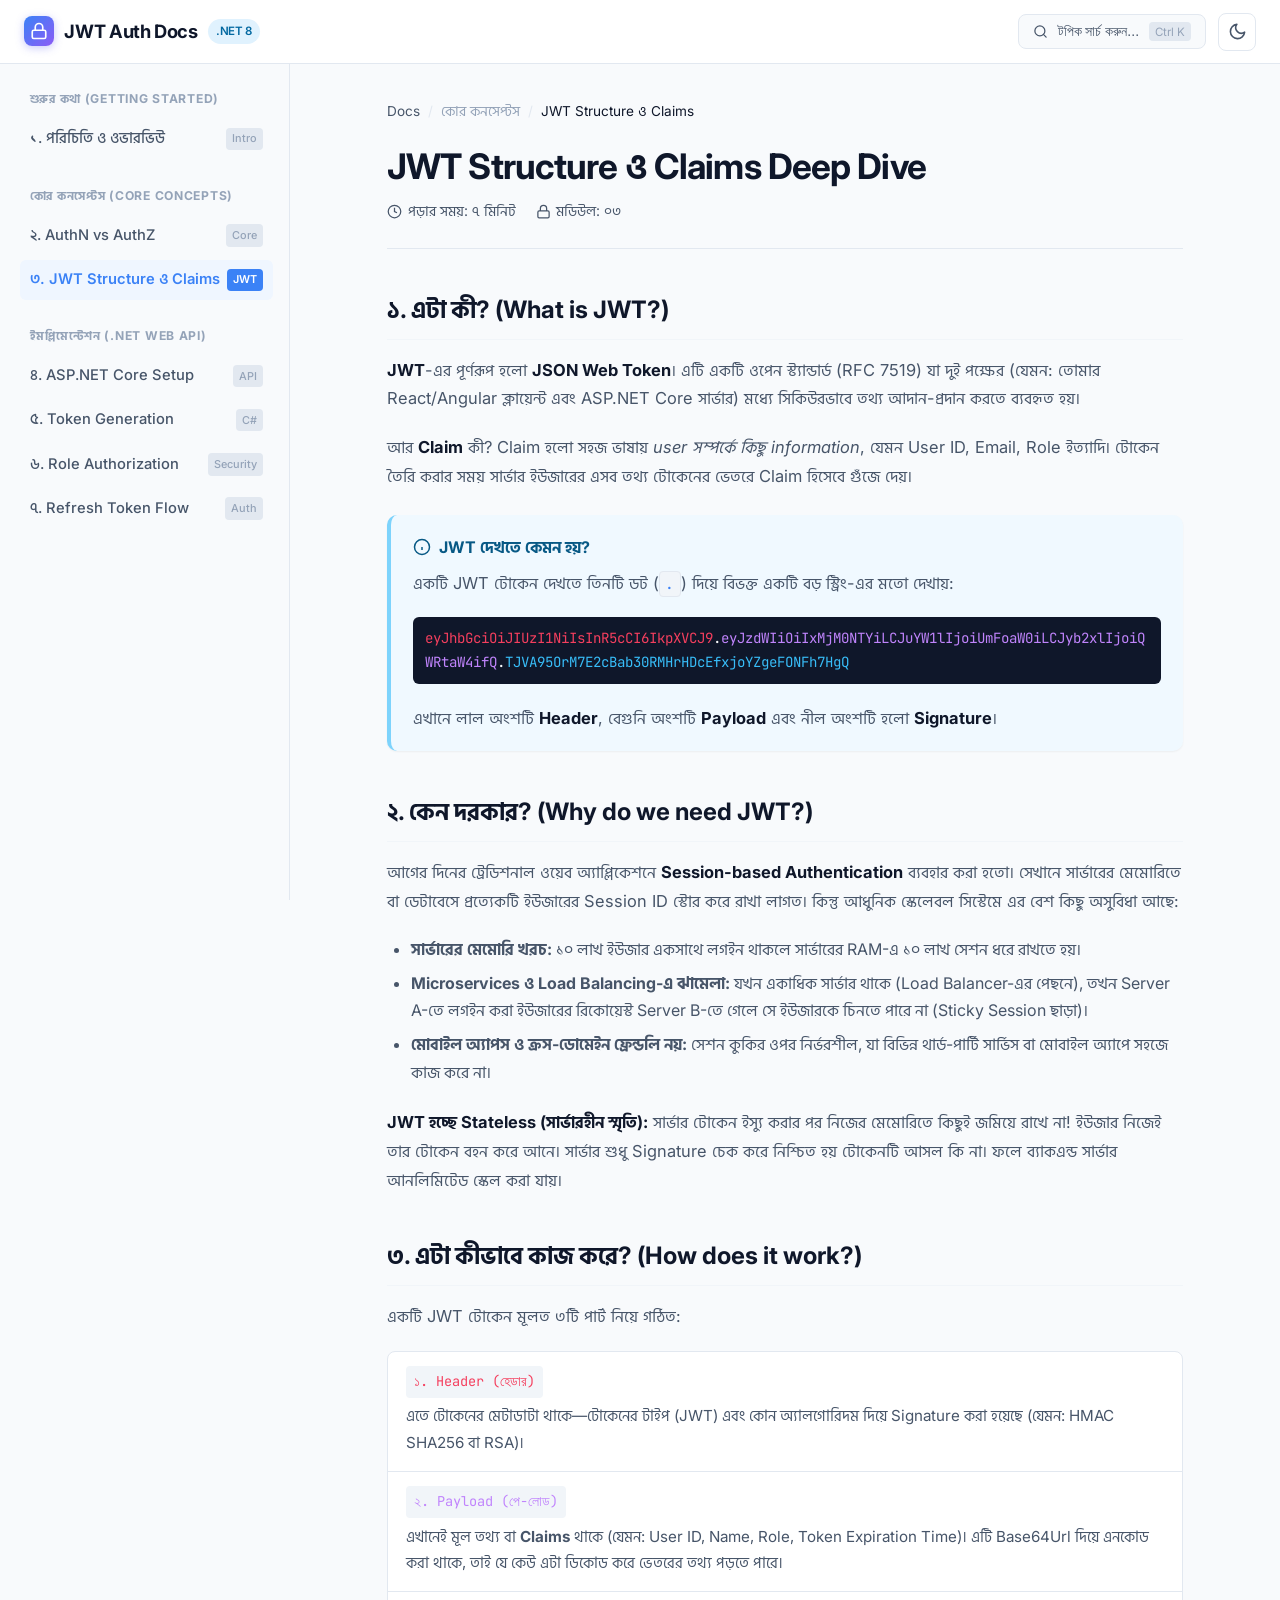
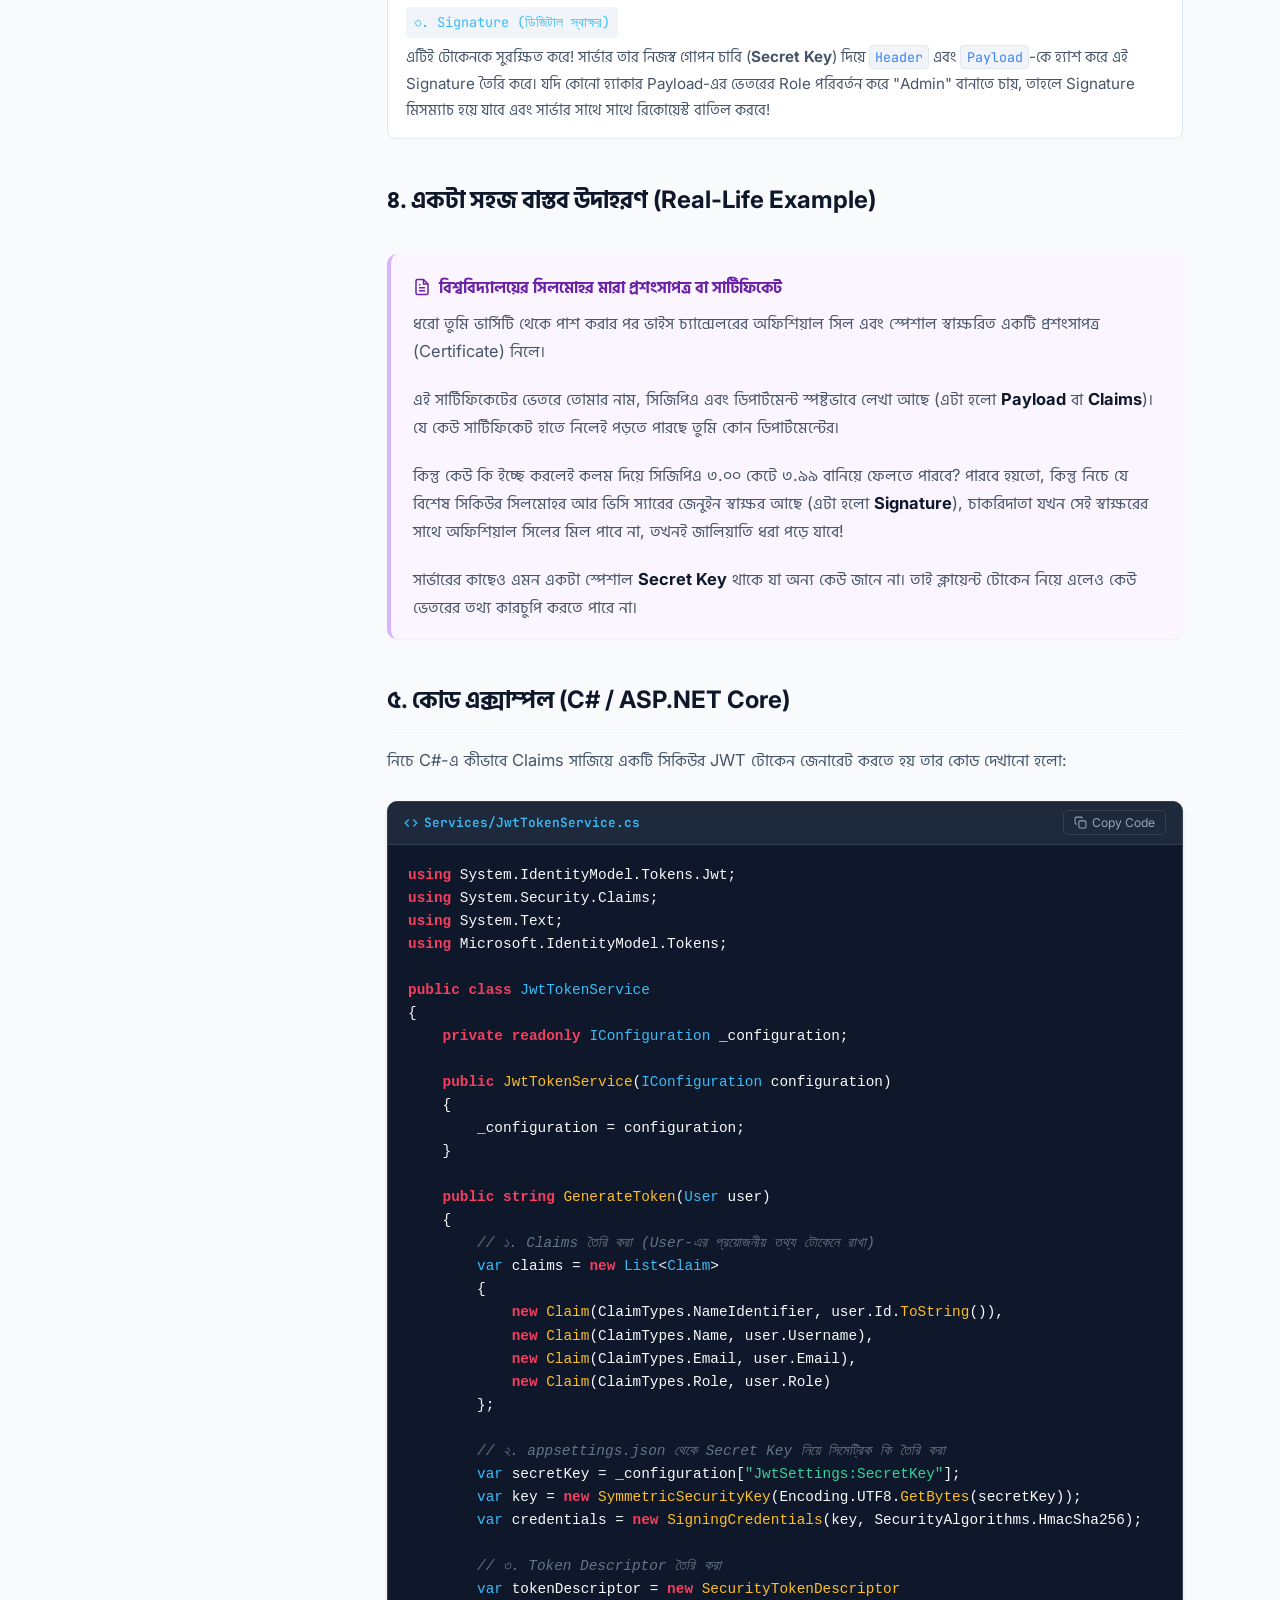
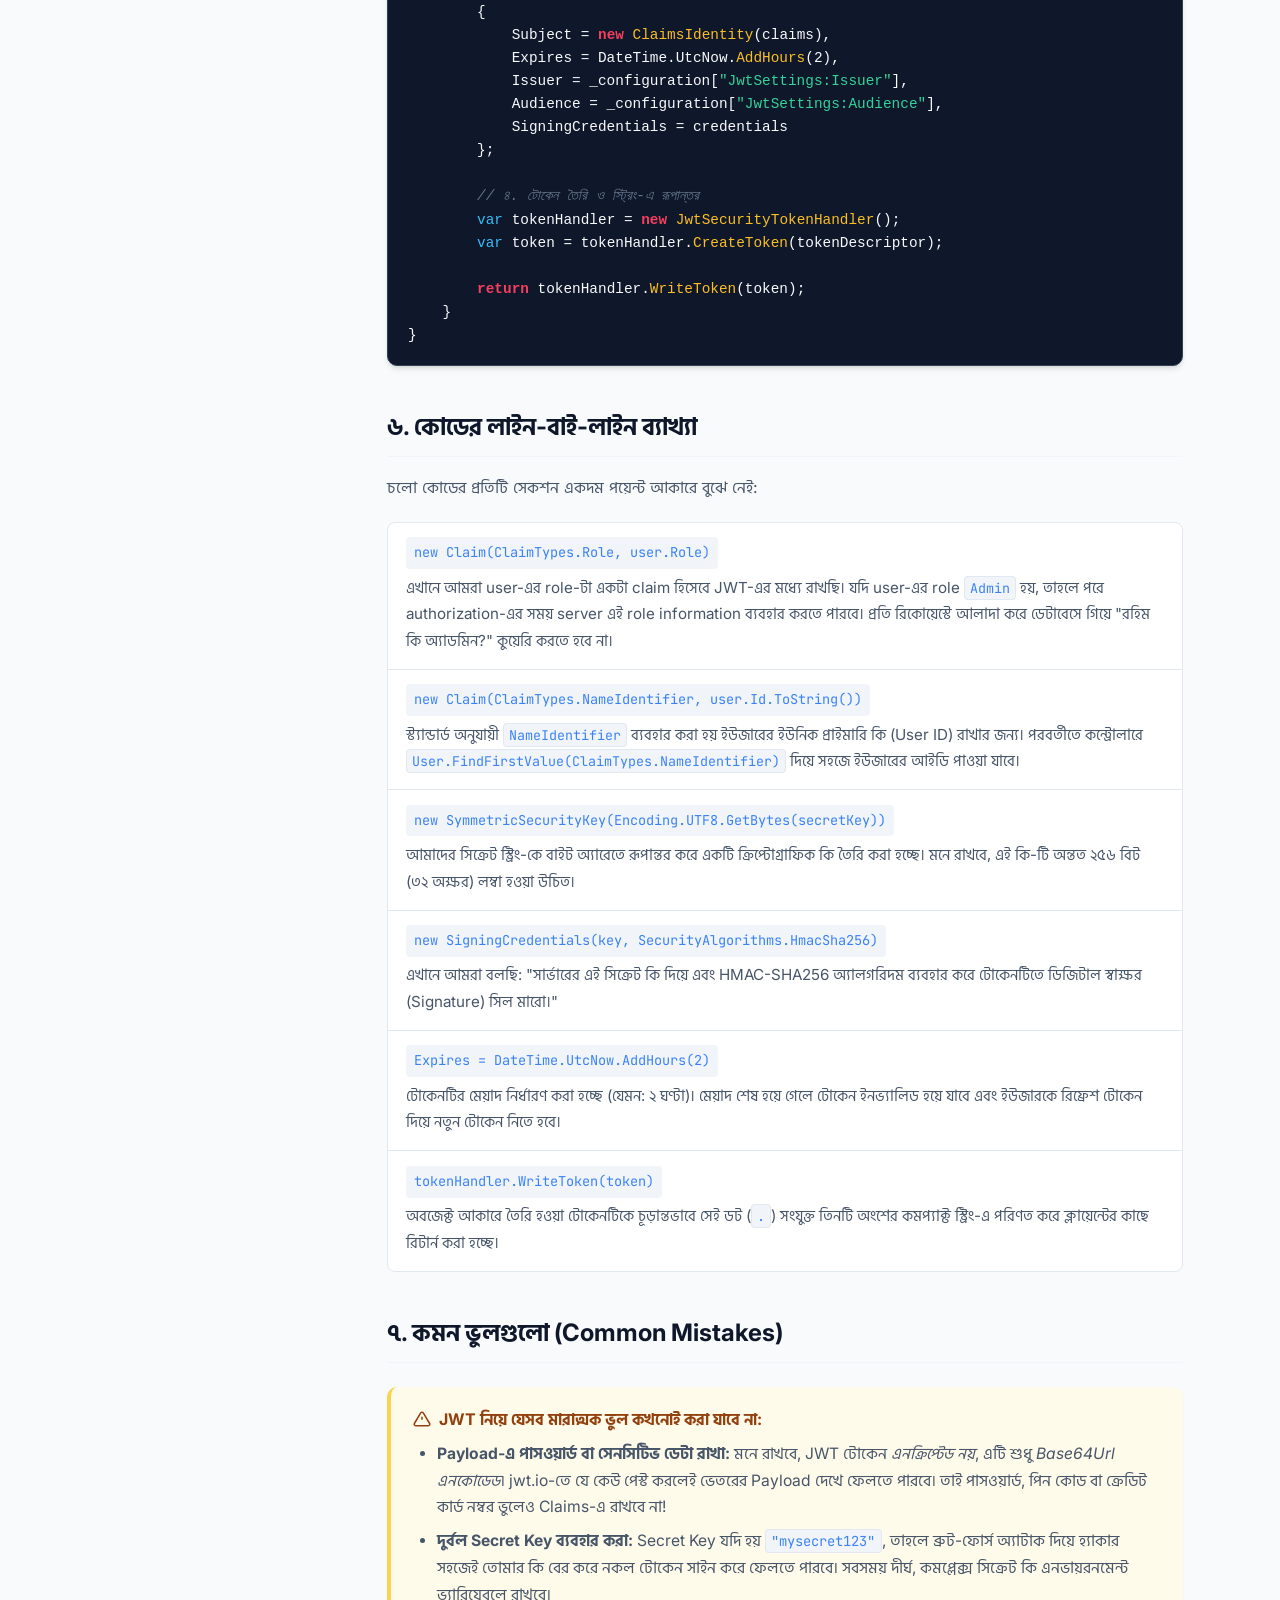
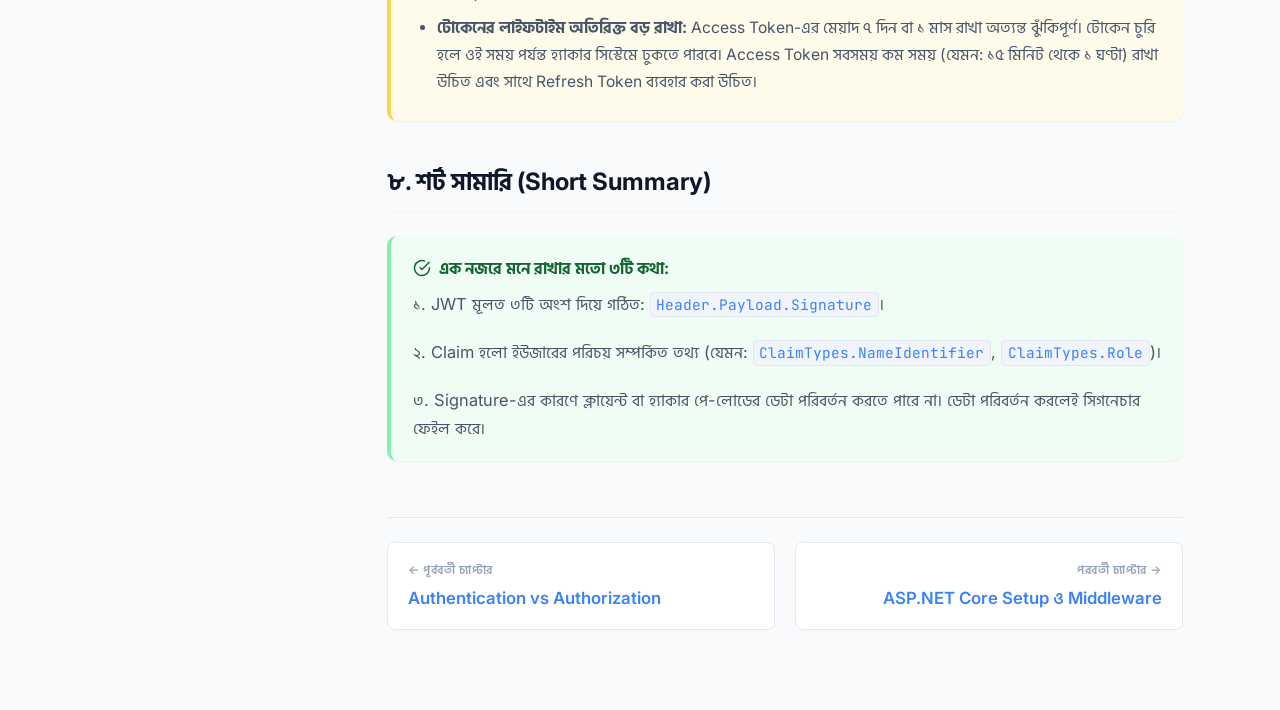
<file: jwt-auth-docs/docs/jwt-structure.html>
<!DOCTYPE html>
<html lang="bn">
<head>
  <meta charset="UTF-8">
  <meta name="viewport" content="width=device-width, initial-scale=1.0">
  <title>JWT Structure ও Claims Deep Dive | JWT Auth Docs</title>
  <link rel="stylesheet" href="../css/style.css">
</head>
<body>

  <!-- Top Navigation Header -->
  <header class="top-header">
    <div class="header-left">
      <button class="mobile-menu-btn" id="mobileMenuBtn" aria-label="Toggle Menu">
        <svg width="20" height="20" viewBox="0 0 24 24" fill="none" stroke="currentColor" stroke-width="2" stroke-linecap="round" stroke-linejoin="round">
          <line x1="3" y1="12" x2="21" y2="12"></line>
          <line x1="3" y1="6" x2="21" y2="6"></line>
          <line x1="3" y1="18" x2="21" y2="18"></line>
        </svg>
      </button>
      <a href="introduction.html" class="brand-logo">
        <div class="brand-icon">
          <svg width="18" height="18" viewBox="0 0 24 24" fill="none" stroke="currentColor" stroke-width="2.2" stroke-linecap="round" stroke-linejoin="round">
            <rect x="3" y="11" width="18" height="11" rx="2" ry="2"></rect>
            <path d="M7 11V7a5 5 0 0 1 10 0v4"></path>
          </svg>
        </div>
        <span>JWT Auth Docs</span>
        <span class="brand-badge">.NET 8</span>
      </a>
    </div>

    <div class="header-right">
      <button class="search-btn" id="searchBtn">
        <svg width="15" height="15" viewBox="0 0 24 24" fill="none" stroke="currentColor" stroke-width="2" stroke-linecap="round" stroke-linejoin="round">
          <circle cx="11" cy="11" r="8"></circle>
          <line x1="21" y1="21" x2="16.65" y2="16.65"></line>
        </svg>
        <span>টপিক সার্চ করুন...</span>
        <span class="search-shortcut">Ctrl K</span>
      </button>

      <button class="theme-toggle-btn" id="themeToggleBtn" aria-label="Toggle Theme">
        <!-- Sun/Moon icon injected by JS -->
      </button>
    </div>
  </header>

  <!-- Main Container -->
  <div class="docs-container">
    <div class="sidebar-overlay"></div>

    <!-- Left Sidebar -->
    <aside class="docs-sidebar">
      <div class="sidebar-group">
        <div class="group-title">শুরুর কথা (Getting Started)</div>
        <ul class="sidebar-nav">
          <li class="sidebar-item">
            <a href="introduction.html" class="sidebar-link">
              <span>১. পরিচিতি ও ওভারভিউ</span>
              <span class="sidebar-tag">Intro</span>
            </a>
          </li>
        </ul>
      </div>

      <div class="sidebar-group">
        <div class="group-title">কোর কনসেপ্টস (Core Concepts)</div>
        <ul class="sidebar-nav">
          <li class="sidebar-item">
            <a href="authentication-vs-authorization.html" class="sidebar-link">
              <span>২. AuthN vs AuthZ</span>
              <span class="sidebar-tag">Core</span>
            </a>
          </li>
          <li class="sidebar-item">
            <a href="jwt-structure.html" class="sidebar-link active">
              <span>৩. JWT Structure ও Claims</span>
              <span class="sidebar-tag">JWT</span>
            </a>
          </li>
        </ul>
      </div>

      <div class="sidebar-group">
        <div class="group-title">ইমপ্লিমেন্টেশন (.NET Web API)</div>
        <ul class="sidebar-nav">
          <li class="sidebar-item">
            <a href="aspnet-core-setup.html" class="sidebar-link">
              <span>৪. ASP.NET Core Setup</span>
              <span class="sidebar-tag">API</span>
            </a>
          </li>
          <li class="sidebar-item">
            <a href="token-generation.html" class="sidebar-link">
              <span>৫. Token Generation</span>
              <span class="sidebar-tag">C#</span>
            </a>
          </li>
          <li class="sidebar-item">
            <a href="role-based-authorization.html" class="sidebar-link">
              <span>৬. Role Authorization</span>
              <span class="sidebar-tag">Security</span>
            </a>
          </li>
          <li class="sidebar-item">
            <a href="refresh-token.html" class="sidebar-link">
              <span>৭. Refresh Token Flow</span>
              <span class="sidebar-tag">Auth</span>
            </a>
          </li>
        </ul>
      </div>
    </aside>

    <!-- Main Content -->
    <main class="docs-content">
      <nav class="breadcrumbs">
        <a href="introduction.html">Docs</a>
        <span class="separator">/</span>
        <span>কোর কনসেপ্টস</span>
        <span class="separator">/</span>
        <span style="color: var(--text-primary);">JWT Structure ও Claims</span>
      </nav>

      <article class="article-header">
        <h1 class="article-title">JWT Structure ও Claims Deep Dive</h1>
        <div class="article-meta">
          <div class="meta-item">
            <svg width="15" height="15" viewBox="0 0 24 24" fill="none" stroke="currentColor" stroke-width="2"><circle cx="12" cy="12" r="10"></circle><polyline points="12 6 12 12 16 14"></polyline></svg>
            <span>পড়ার সময়: ৭ মিনিট</span>
          </div>
          <div class="meta-item">
            <svg width="15" height="15" viewBox="0 0 24 24" fill="none" stroke="currentColor" stroke-width="2"><rect x="3" y="11" width="18" height="11" rx="2" ry="2"></rect><path d="M7 11V7a5 5 0 0 1 10 0v4"></path></svg>
            <span>মডিউল: ০৩</span>
          </div>
        </div>
      </article>

      <!-- 1. এটা কী? -->
      <h2 id="what-is-jwt">১. এটা কী? (What is JWT?)</h2>
      <p><strong>JWT</strong>-এর পূর্ণরূপ হলো <strong>JSON Web Token</strong>। এটি একটি ওপেন স্ট্যান্ডার্ড (RFC 7519) যা দুই পক্ষের (যেমন: তোমার React/Angular ক্লায়েন্ট এবং ASP.NET Core সার্ভার) মধ্যে সিকিউরভাবে তথ্য আদান-প্রদান করতে ব্যবহৃত হয়।</p>
      
      <p>আর <strong>Claim</strong> কী? Claim হলো সহজ ভাষায় <em>user সম্পর্কে কিছু information</em>, যেমন User ID, Email, Role ইত্যাদি। টোকেন তৈরি করার সময় সার্ভার ইউজারের এসব তথ্য টোকেনের ভেতরে Claim হিসেবে গুঁজে দেয়।</p>

      <div class="callout callout-concept">
        <div class="callout-title">
          <svg width="18" height="18" viewBox="0 0 24 24" fill="none" stroke="currentColor" stroke-width="2"><circle cx="12" cy="12" r="10"></circle><line x1="12" y1="16" x2="12" y2="12"></line><line x1="12" y1="8" x2="12.01" y2="8"></line></svg>
          JWT দেখতে কেমন হয়?
        </div>
        <div class="callout-body">
          <p>একটি JWT টোকেন দেখতে তিনটি ডট (<code>.</code>) দিয়ে বিভক্ত একটি বড় স্ট্রিং-এর মতো দেখায়:</p>
          <p style="word-break: break-all; font-family:'JetBrains Mono',monospace; font-size:0.88rem; background:var(--code-bg); color:var(--code-text); padding:0.6rem 0.8rem; border-radius:6px;">
            <span style="color:#f43f5e;">eyJhbGciOiJIUzI1NiIsInR5cCI6IkpXVCJ9</span>.<span style="color:#c084fc;">eyJzdWIiOiIxMjM0NTYiLCJuYW1lIjoiUmFoaW0iLCJyb2xlIjoiQWRtaW4ifQ</span>.<span style="color:#38bdf8;">TJVA95OrM7E2cBab30RMHrHDcEfxjoYZgeFONFh7HgQ</span>
          </p>
          <p style="margin-top:0.5rem; margin-bottom:0;">এখানে লাল অংশটি <strong>Header</strong>, বেগুনি অংশটি <strong>Payload</strong> এবং নীল অংশটি হলো <strong>Signature</strong>।</p>
        </div>
      </div>

      <!-- 2. কেন দরকার? -->
      <h2 id="why-jwt">২. কেন দরকার? (Why do we need JWT?)</h2>
      <p>আগের দিনের ট্রেডিশনাল ওয়েব অ্যাপ্লিকেশনে <strong>Session-based Authentication</strong> ব্যবহার করা হতো। সেখানে সার্ভারের মেমোরিতে বা ডেটাবেসে প্রত্যেকটি ইউজারের Session ID স্টোর করে রাখা লাগত। কিন্তু আধুনিক স্কেলেবল সিস্টেমে এর বেশ কিছু অসুবিধা আছে:</p>
      <ul>
        <li><strong>সার্ভারের মেমোরি খরচ:</strong> ১০ লাখ ইউজার একসাথে লগইন থাকলে সার্ভারের RAM-এ ১০ লাখ সেশন ধরে রাখতে হয়।</li>
        <li><strong>Microservices ও Load Balancing-এ ঝামেলা:</strong> যখন একাধিক সার্ভার থাকে (Load Balancer-এর পেছনে), তখন Server A-তে লগইন করা ইউজারের রিকোয়েস্ট Server B-তে গেলে সে ইউজারকে চিনতে পারে না (Sticky Session ছাড়া)।</li>
        <li><strong>মোবাইল অ্যাপস ও ক্রস-ডোমেইন ফ্রেন্ডলি নয়:</strong> সেশন কুকির ওপর নির্ভরশীল, যা বিভিন্ন থার্ড-পার্টি সার্ভিস বা মোবাইল অ্যাপে সহজে কাজ করে না।</li>
      </ul>
      <p><strong>JWT হচ্ছে Stateless (সার্ভারহীন স্মৃতি):</strong> সার্ভার টোকেন ইস্যু করার পর নিজের মেমোরিতে কিছুই জমিয়ে রাখে না! ইউজার নিজেই তার টোকেন বহন করে আনে। সার্ভার শুধু Signature চেক করে নিশ্চিত হয় টোকেনটি আসল কি না। ফলে ব্যাকএন্ড সার্ভার আনলিমিটেড স্কেল করা যায়।</p>

      <!-- 3. এটা কীভাবে কাজ করে? -->
      <h2 id="how-it-works">৩. এটা কীভাবে কাজ করে? (How does it work?)</h2>
      <p>একটি JWT টোকেন মূলত ৩টি পার্ট নিয়ে গঠিত:</p>

      <div class="breakdown-card">
        <div class="breakdown-item">
          <span class="breakdown-code" style="color:#f43f5e;">১. Header (হেডার)</span>
          <span class="breakdown-desc">এতে টোকেনের মেটাডাটা থাকে—টোকেনের টাইপ (JWT) এবং কোন অ্যালগোরিদম দিয়ে Signature করা হয়েছে (যেমন: HMAC SHA256 বা RSA)।</span>
        </div>
        <div class="breakdown-item" id="jwt-payload">
          <span class="breakdown-code" style="color:#c084fc;">২. Payload (পে-লোড)</span>
          <span class="breakdown-desc">এখানেই মূল তথ্য বা <strong>Claims</strong> থাকে (যেমন: User ID, Name, Role, Token Expiration Time)। এটি Base64Url দিয়ে এনকোড করা থাকে, তাই যে কেউ এটা ডিকোড করে ভেতরের তথ্য পড়তে পারে।</span>
        </div>
        <div class="breakdown-item">
          <span class="breakdown-code" style="color:#38bdf8;">৩. Signature (ডিজিটাল স্বাক্ষর)</span>
          <span class="breakdown-desc">এটিই টোকেনকে সুরক্ষিত করে! সার্ভার তার নিজস্ব গোপন চাবি (<strong>Secret Key</strong>) দিয়ে <code>Header</code> এবং <code>Payload</code>-কে হ্যাশ করে এই Signature তৈরি করে। যদি কোনো হ্যাকার Payload-এর ভেতরের Role পরিবর্তন করে "Admin" বানাতে চায়, তাহলে Signature মিসম্যাচ হয়ে যাবে এবং সার্ভার সাথে সাথে রিকোয়েস্ট বাতিল করবে!</span>
        </div>
      </div>

      <!-- 4. একটা সহজ real-life example -->
      <h2 id="real-life-example">৪. একটা সহজ বাস্তব উদাহরণ (Real-Life Example)</h2>
      <div class="callout callout-realworld">
        <div class="callout-title">
          <svg width="18" height="18" viewBox="0 0 24 24" fill="none" stroke="currentColor" stroke-width="2"><path d="M14 2H6a2 2 0 0 0-2 2v16a2 2 0 0 0 2 2h12a2 2 0 0 0 2-2V8z"></path><polyline points="14 2 14 8 20 8"></polyline><line x1="16" y1="13" x2="8" y2="13"></line><line x1="16" y1="17" x2="8" y2="17"></line><polyline points="10 9 9 9 8 9"></polyline></svg>
          বিশ্ববিদ্যালয়ের সিলমোহর মারা প্রশংসাপত্র বা সার্টিফিকেট
        </div>
        <div class="callout-body">
          <p>ধরো তুমি ভার্সিটি থেকে পাশ করার পর ভাইস চ্যান্সেলরের অফিশিয়াল সিল এবং স্পেশাল স্বাক্ষরিত একটি প্রশংসাপত্র (Certificate) নিলে।</p>
          <p>এই সার্টিফিকেটের ভেতরে তোমার নাম, সিজিপিএ এবং ডিপার্টমেন্ট স্পষ্টভাবে লেখা আছে (এটা হলো <strong>Payload</strong> বা <strong>Claims</strong>)। যে কেউ সার্টিফিকেট হাতে নিলেই পড়তে পারছে তুমি কোন ডিপার্টমেন্টের।</p>
          <p>কিন্তু কেউ কি ইচ্ছে করলেই কলম দিয়ে সিজিপিএ ৩.০০ কেটে ৩.৯৯ বানিয়ে ফেলতে পারবে? পারবে হয়তো, কিন্তু নিচে যে বিশেষ সিকিউর সিলমোহর আর ভিসি স্যারের জেনুইন স্বাক্ষর আছে (এটা হলো <strong>Signature</strong>), চাকরিদাতা যখন সেই স্বাক্ষরের সাথে অফিশিয়াল সিলের মিল পাবে না, তখনই জালিয়াতি ধরা পড়ে যাবে!</p>
          <p>সার্ভারের কাছেও এমন একটা স্পেশাল <strong>Secret Key</strong> থাকে যা অন্য কেউ জানে না। তাই ক্লায়েন্ট টোকেন নিয়ে এলেও কেউ ভেতরের তথ্য কারচুপি করতে পারে না।</p>
        </div>
      </div>

      <!-- 5. Code example -->
      <h2 id="code-example">৫. কোড এক্সাম্পল (C# / ASP.NET Core)</h2>
      <p>নিচে C#-এ কীভাবে Claims সাজিয়ে একটি সিকিউর JWT টোকেন জেনারেট করতে হয় তার কোড দেখানো হলো:</p>

      <div class="code-block">
        <div class="code-header">
          <div class="code-lang-badge">
            <svg width="14" height="14" viewBox="0 0 24 24" fill="none" stroke="currentColor" stroke-width="2"><polyline points="16 18 22 12 16 6"></polyline><polyline points="8 6 2 12 8 18"></polyline></svg>
            <span>Services/JwtTokenService.cs</span>
          </div>
          <button class="copy-code-btn">
            <svg width="13" height="13" viewBox="0 0 24 24" fill="none" stroke="currentColor" stroke-width="2"><rect x="9" y="9" width="13" height="13" rx="2" ry="2"></rect><path d="M5 15H4a2 2 0 0 1-2-2V4a2 2 0 0 1 2-2h9a2 2 0 0 1 2 2v1"></path></svg>
            <span>Copy Code</span>
          </button>
        </div>
        <div class="code-content">
<pre><code><span class="token-keyword">using</span> System.IdentityModel.Tokens.Jwt;
<span class="token-keyword">using</span> System.Security.Claims;
<span class="token-keyword">using</span> System.Text;
<span class="token-keyword">using</span> Microsoft.IdentityModel.Tokens;

<span class="token-keyword">public class</span> <span class="token-type">JwtTokenService</span>
{
    <span class="token-keyword">private readonly</span> <span class="token-type">IConfiguration</span> _configuration;

    <span class="token-keyword">public</span> <span class="token-function">JwtTokenService</span>(<span class="token-type">IConfiguration</span> configuration)
    {
        _configuration = configuration;
    }

    <span class="token-keyword">public string</span> <span class="token-function">GenerateToken</span>(<span class="token-type">User</span> user)
    {
        <span class="token-comment">// ১. Claims তৈরি করা (User-এর প্রয়োজনীয় তথ্য টোকেনে রাখা)</span>
        <span class="token-type">var</span> claims = <span class="token-keyword">new</span> <span class="token-type">List</span>&lt;<span class="token-type">Claim</span>&gt;
        {
            <span class="token-keyword">new</span> <span class="token-function">Claim</span>(ClaimTypes.NameIdentifier, user.Id.<span class="token-function">ToString</span>()),
            <span class="token-keyword">new</span> <span class="token-function">Claim</span>(ClaimTypes.Name, user.Username),
            <span class="token-keyword">new</span> <span class="token-function">Claim</span>(ClaimTypes.Email, user.Email),
            <span class="token-keyword">new</span> <span class="token-function">Claim</span>(ClaimTypes.Role, user.Role)
        };

        <span class="token-comment">// ২. appsettings.json থেকে Secret Key নিয়ে সিমেট্রিক কি তৈরি করা</span>
        <span class="token-type">var</span> secretKey = _configuration[<span class="token-string">"JwtSettings:SecretKey"</span>];
        <span class="token-type">var</span> key = <span class="token-keyword">new</span> <span class="token-function">SymmetricSecurityKey</span>(Encoding.UTF8.<span class="token-function">GetBytes</span>(secretKey));
        <span class="token-type">var</span> credentials = <span class="token-keyword">new</span> <span class="token-function">SigningCredentials</span>(key, SecurityAlgorithms.HmacSha256);

        <span class="token-comment">// ৩. Token Descriptor তৈরি করা</span>
        <span class="token-type">var</span> tokenDescriptor = <span class="token-keyword">new</span> <span class="token-function">SecurityTokenDescriptor</span>
        {
            Subject = <span class="token-keyword">new</span> <span class="token-function">ClaimsIdentity</span>(claims),
            Expires = DateTime.UtcNow.<span class="token-function">AddHours</span>(2),
            Issuer = _configuration[<span class="token-string">"JwtSettings:Issuer"</span>],
            Audience = _configuration[<span class="token-string">"JwtSettings:Audience"</span>],
            SigningCredentials = credentials
        };

        <span class="token-comment">// ৪. টোকেন তৈরি ও স্ট্রিং-এ রূপান্তর</span>
        <span class="token-type">var</span> tokenHandler = <span class="token-keyword">new</span> <span class="token-function">JwtSecurityTokenHandler</span>();
        <span class="token-type">var</span> token = tokenHandler.<span class="token-function">CreateToken</span>(tokenDescriptor);

        <span class="token-keyword">return</span> tokenHandler.<span class="token-function">WriteToken</span>(token);
    }
}</code></pre>
        </div>
      </div>

      <!-- 6. Code line-by-line explanation -->
      <h2 id="line-by-line">৬. কোডের লাইন-বাই-লাইন ব্যাখ্যা</h2>
      <p>চলো কোডের প্রতিটি সেকশন একদম পয়েন্ট আকারে বুঝে নেই:</p>

      <div class="breakdown-card">
        <div class="breakdown-item">
          <span class="breakdown-code">new Claim(ClaimTypes.Role, user.Role)</span>
          <span class="breakdown-desc">এখানে আমরা user-এর role-টা একটা claim হিসেবে JWT-এর মধ্যে রাখছি। যদি user-এর role <code>Admin</code> হয়, তাহলে পরে authorization-এর সময় server এই role information ব্যবহার করতে পারবে। প্রতি রিকোয়েস্টে আলাদা করে ডেটাবেসে গিয়ে "রহিম কি অ্যাডমিন?" কুয়েরি করতে হবে না।</span>
        </div>
        <div class="breakdown-item">
          <span class="breakdown-code">new Claim(ClaimTypes.NameIdentifier, user.Id.ToString())</span>
          <span class="breakdown-desc">স্ট্যান্ডার্ড অনুযায়ী <code>NameIdentifier</code> ব্যবহার করা হয় ইউজারের ইউনিক প্রাইমারি কি (User ID) রাখার জন্য। পরবর্তীতে কন্ট্রোলারে <code>User.FindFirstValue(ClaimTypes.NameIdentifier)</code> দিয়ে সহজে ইউজারের আইডি পাওয়া যাবে।</span>
        </div>
        <div class="breakdown-item">
          <span class="breakdown-code">new SymmetricSecurityKey(Encoding.UTF8.GetBytes(secretKey))</span>
          <span class="breakdown-desc">আমাদের সিক্রেট স্ট্রিং-কে বাইট অ্যারেতে রূপান্তর করে একটি ক্রিপ্টোগ্রাফিক কি তৈরি করা হচ্ছে। মনে রাখবে, এই কি-টি অন্তত ২৫৬ বিট (৩২ অক্ষর) লম্বা হওয়া উচিত।</span>
        </div>
        <div class="breakdown-item">
          <span class="breakdown-code">new SigningCredentials(key, SecurityAlgorithms.HmacSha256)</span>
          <span class="breakdown-desc">এখানে আমরা বলছি: "সার্ভারের এই সিক্রেট কি দিয়ে এবং HMAC-SHA256 অ্যালগরিদম ব্যবহার করে টোকেনটিতে ডিজিটাল স্বাক্ষর (Signature) সিল মারো।"</span>
        </div>
        <div class="breakdown-item">
          <span class="breakdown-code">Expires = DateTime.UtcNow.AddHours(2)</span>
          <span class="breakdown-desc">টোকেনটির মেয়াদ নির্ধারণ করা হচ্ছে (যেমন: ২ ঘণ্টা)। মেয়াদ শেষ হয়ে গেলে টোকেন ইনভ্যালিড হয়ে যাবে এবং ইউজারকে রিফ্রেশ টোকেন দিয়ে নতুন টোকেন নিতে হবে।</span>
        </div>
        <div class="breakdown-item">
          <span class="breakdown-code">tokenHandler.WriteToken(token)</span>
          <span class="breakdown-desc">অবজেক্ট আকারে তৈরি হওয়া টোকেনটিকে চূড়ান্তভাবে সেই ডট (<code>.</code>) সংযুক্ত তিনটি অংশের কমপ্যাক্ট স্ট্রিং-এ পরিণত করে ক্লায়েন্টের কাছে রিটার্ন করা হচ্ছে।</span>
        </div>
      </div>

      <!-- 7. Common mistakes -->
      <h2 id="common-mistakes">৭. কমন ভুলগুলো (Common Mistakes)</h2>
      <div class="callout callout-mistake">
        <div class="callout-title">
          <svg width="18" height="18" viewBox="0 0 24 24" fill="none" stroke="currentColor" stroke-width="2"><path d="M10.29 3.86L1.82 18a2 2 0 0 0 1.71 3h16.94a2 2 0 0 0 1.71-3L13.71 3.86a2 2 0 0 0-3.42 0z"></path><line x1="12" y1="9" x2="12" y2="13"></line><line x1="12" y1="17" x2="12.01" y2="17"></line></svg>
          JWT নিয়ে যেসব মারাত্মক ভুল কখনোই করা যাবে না:
        </div>
        <div class="callout-body">
          <ul style="margin-bottom:0;">
            <li><strong>Payload-এ পাসওয়ার্ড বা সেনসিটিভ ডেটা রাখা:</strong> মনে রাখবে, JWT টোকেন <em>এনক্রিপ্টেড নয়</em>, এটি শুধু <em>Base64Url এনকোডেড</em>। jwt.io-তে যে কেউ পেস্ট করলেই ভেতরের Payload দেখে ফেলতে পারবে। তাই পাসওয়ার্ড, পিন কোড বা ক্রেডিট কার্ড নম্বর ভুলেও Claims-এ রাখবে না!</li>
            <li><strong>দুর্বল Secret Key ব্যবহার করা:</strong> Secret Key যদি হয় <code>"mysecret123"</code>, তাহলে ব্রুট-ফোর্স অ্যাটাক দিয়ে হ্যাকার সহজেই তোমার কি বের করে নকল টোকেন সাইন করে ফেলতে পারবে। সবসময় দীর্ঘ, কমপ্লেক্স সিক্রেট কি এনভায়রনমেন্ট ভ্যারিয়েবলে রাখবে।</li>
            <li><strong>টোকেনের লাইফটাইম অতিরিক্ত বড় রাখা:</strong> Access Token-এর মেয়াদ ৭ দিন বা ১ মাস রাখা অত্যন্ত ঝুঁকিপূর্ণ। টোকেন চুরি হলে ওই সময় পর্যন্ত হ্যাকার সিস্টেমে ঢুকতে পারবে। Access Token সবসময় কম সময় (যেমন: ১৫ মিনিট থেকে ১ ঘণ্টা) রাখা উচিত এবং সাথে Refresh Token ব্যবহার করা উচিত।</li>
          </ul>
        </div>
      </div>

      <!-- 8. Short summary -->
      <h2 id="short-summary">৮. শর্ট সামারি (Short Summary)</h2>
      <div class="callout callout-summary">
        <div class="callout-title">
          <svg width="18" height="18" viewBox="0 0 24 24" fill="none" stroke="currentColor" stroke-width="2"><path d="M22 11.08V12a10 10 0 1 1-5.93-9.14"></path><polyline points="22 4 12 14.01 9 11.01"></polyline></svg>
          এক নজরে মনে রাখার মতো ৩টি কথা:
        </div>
        <div class="callout-body">
          <p>১. JWT মূলত ৩টি অংশ দিয়ে গঠিত: <code>Header.Payload.Signature</code>।</p>
          <p>২. Claim হলো ইউজারের পরিচয় সম্পর্কিত তথ্য (যেমন: <code>ClaimTypes.NameIdentifier</code>, <code>ClaimTypes.Role</code>)।</p>
          <p>৩. Signature-এর কারণে ক্লায়েন্ট বা হ্যাকার পে-লোডের ডেটা পরিবর্তন করতে পারে না। ডেটা পরিবর্তন করলেই সিগনেচার ফেইল করে।</p>
        </div>
      </div>

      <!-- Navigation Footer -->
      <div class="docs-nav-footer">
        <a href="authentication-vs-authorization.html" class="nav-card">
          <span class="nav-card-label">&larr; পূর্ববর্তী চ্যাপ্টার</span>
          <span class="nav-card-title">Authentication vs Authorization</span>
        </a>
        <a href="aspnet-core-setup.html" class="nav-card next">
          <span class="nav-card-label">পরবর্তী চ্যাপ্টার &rarr;</span>
          <span class="nav-card-title">ASP.NET Core Setup ও Middleware</span>
        </a>
      </div>
    </main>
  </div>

  <!-- Search Modal -->
  <div class="search-modal-backdrop" id="searchModalBackdrop">
    <div class="search-modal">
      <div class="search-input-wrapper">
        <svg width="18" height="18" viewBox="0 0 24 24" fill="none" stroke="currentColor" stroke-width="2"><circle cx="11" cy="11" r="8"></circle><line x1="21" y1="21" x2="16.65" y2="16.65"></line></svg>
        <input type="text" id="searchInput" placeholder="ডকুমেন্টেশনে সার্চ করুন (যেমন: JWT, Claims, Roles)..." autocomplete="off">
      </div>
      <div class="search-results" id="searchResults">
        <!-- Injected via JavaScript -->
      </div>
      <div class="search-footer">
        <span>ন্যাভিগেশনের জন্য <kbd>↑</kbd> <kbd>↓</kbd> ও সিলেক্ট করতে <kbd>Enter</kbd> চাপুন</span>
        <span>বন্ধ করতে <kbd>Esc</kbd></span>
      </div>
    </div>
  </div>

  <script src="../js/app.js"></script>
</body>
</html>
</file>
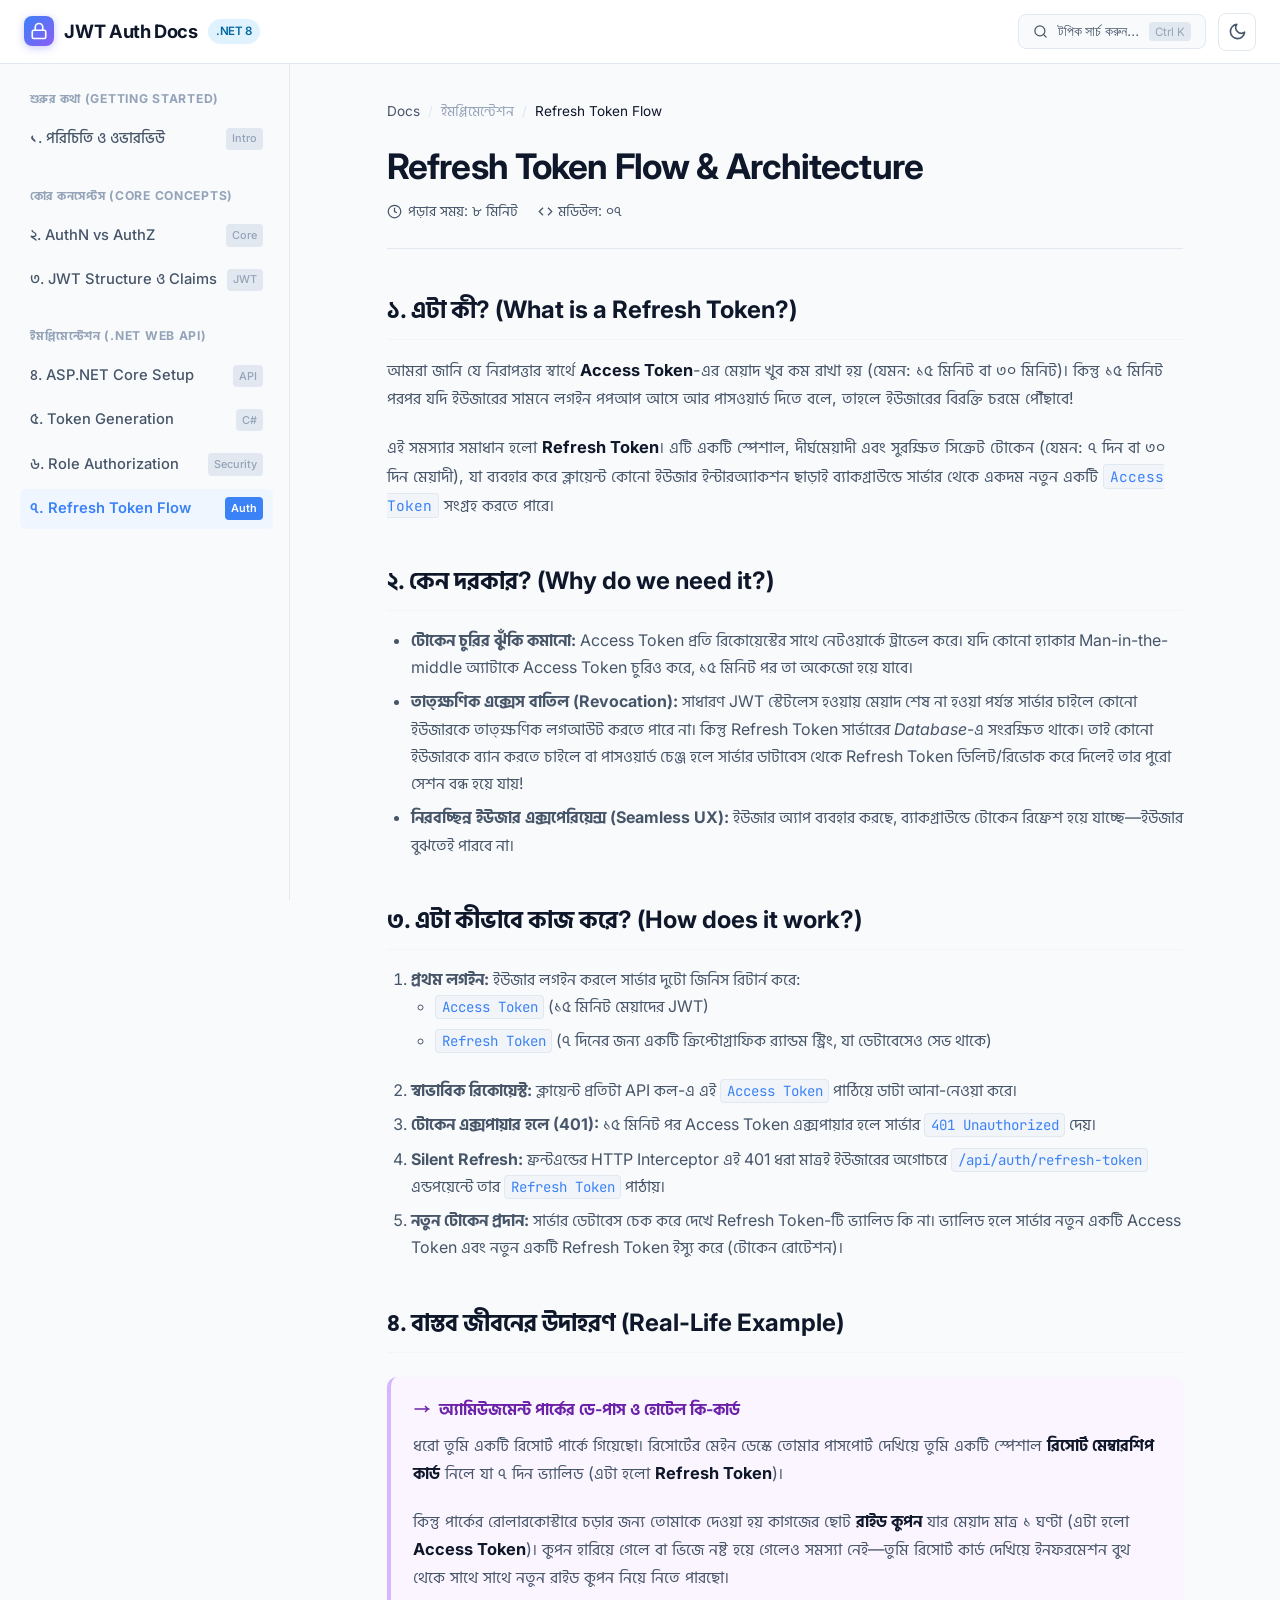
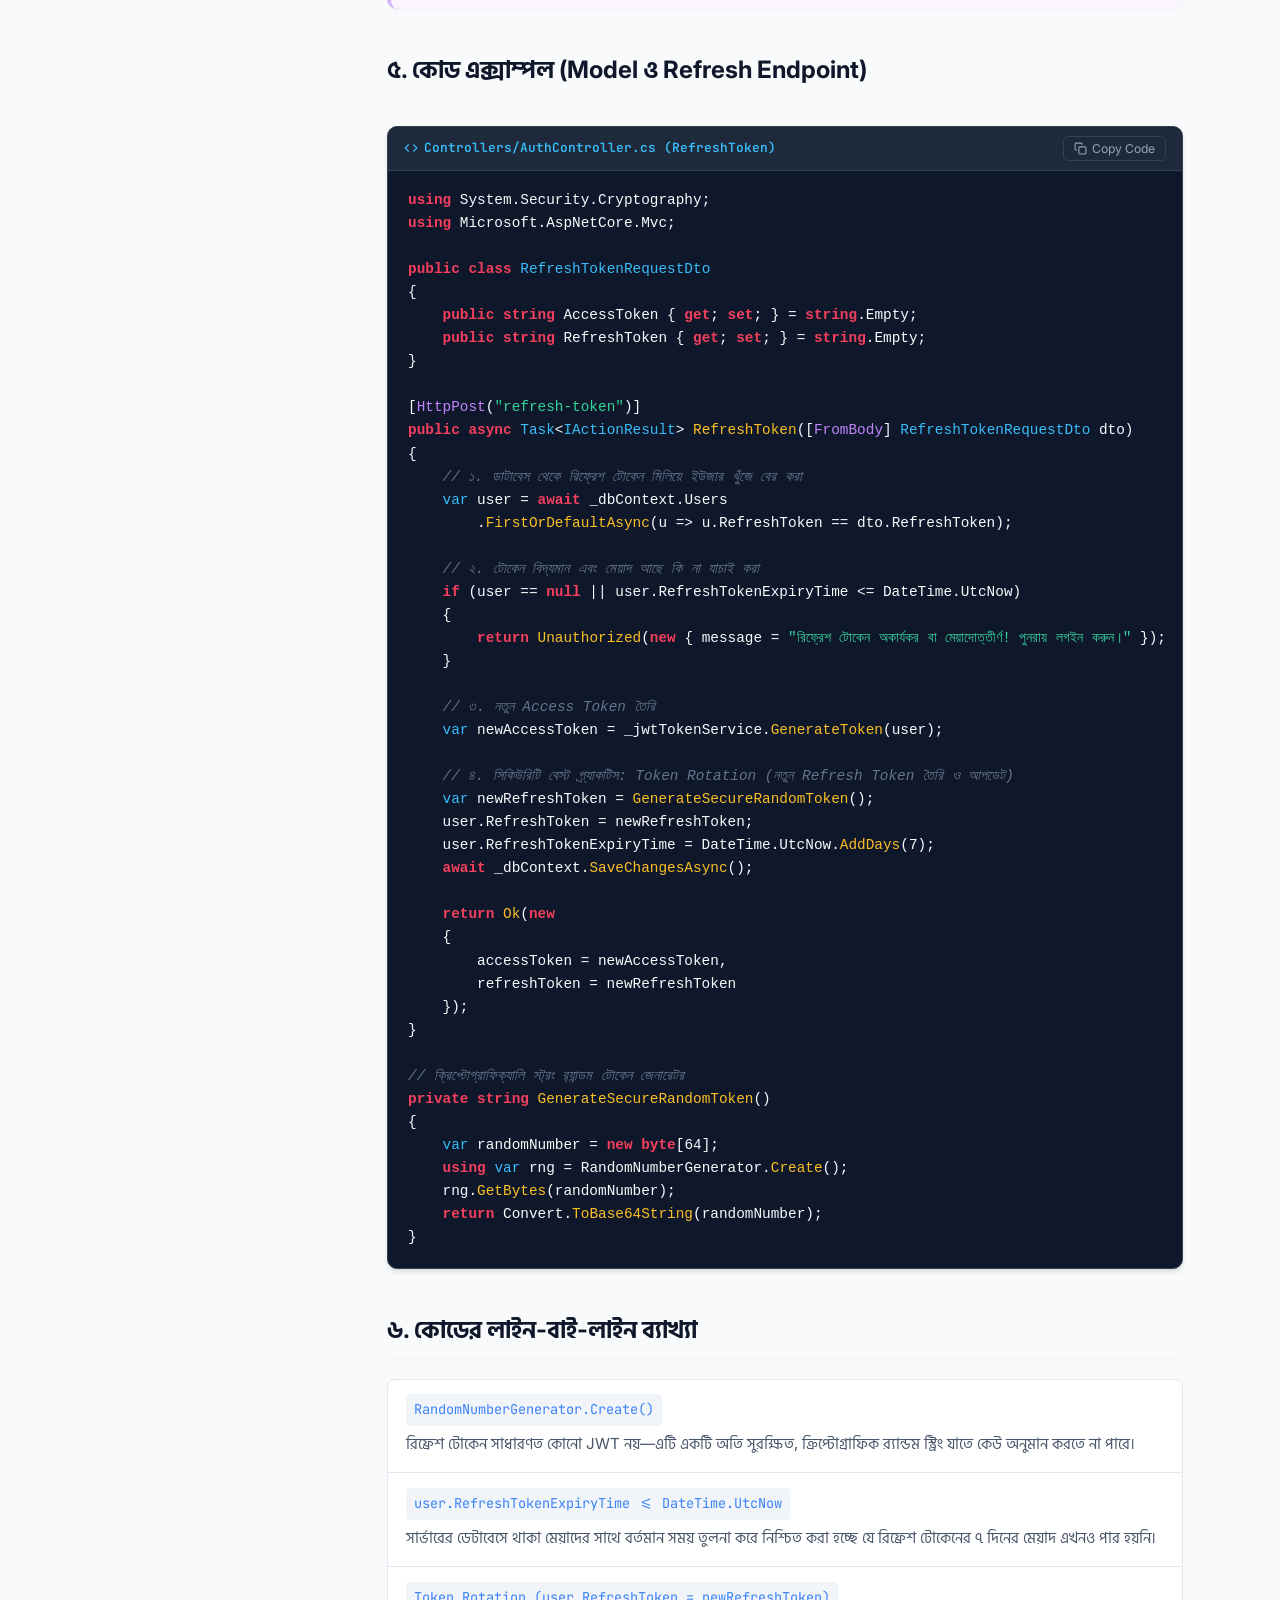
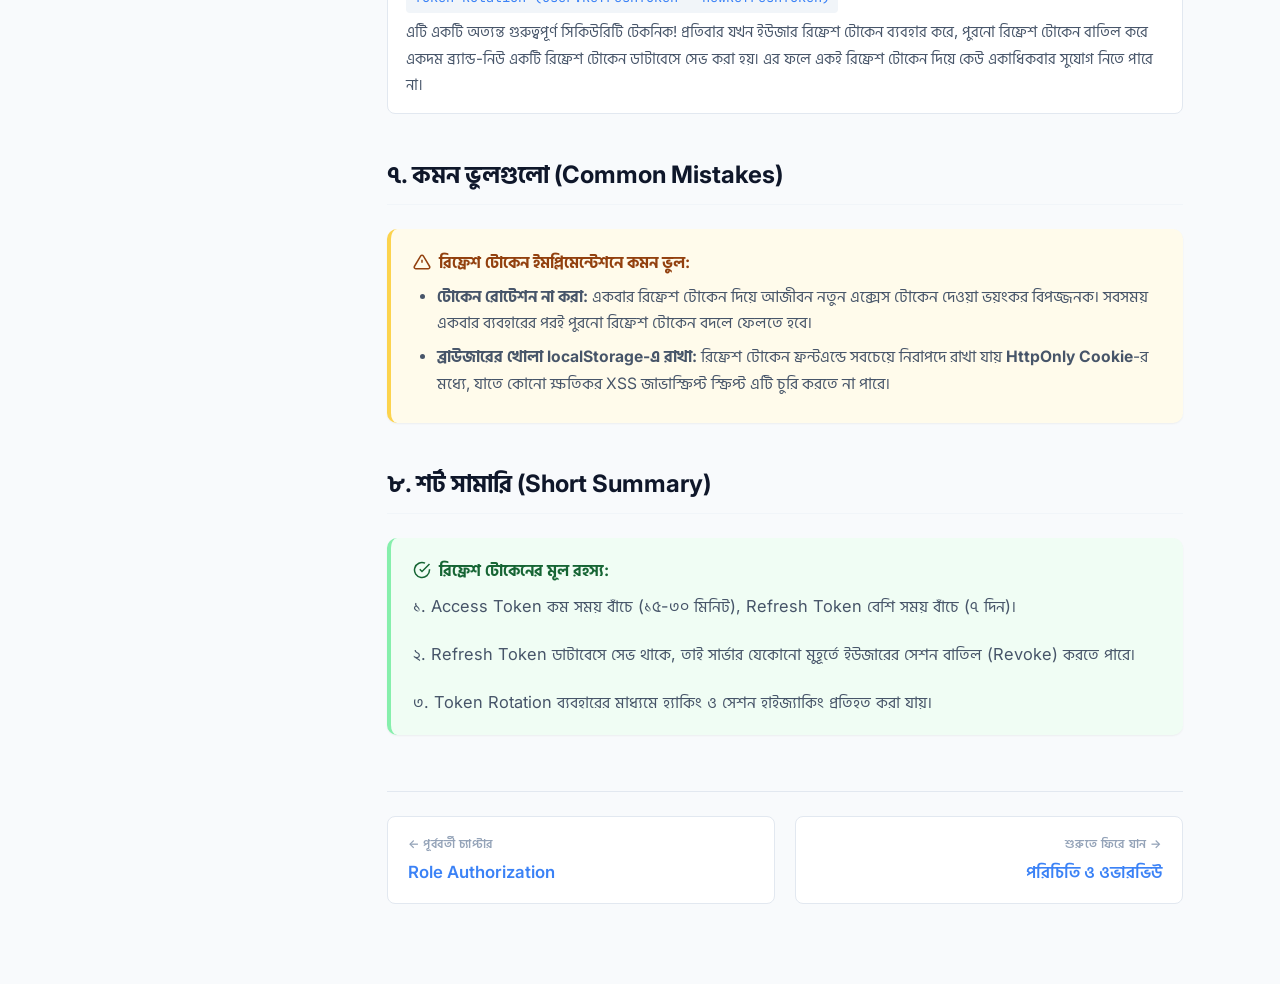
<file: jwt-auth-docs/docs/refresh-token.html>
<!DOCTYPE html>
<html lang="bn">
<head>
  <meta charset="UTF-8">
  <meta name="viewport" content="width=device-width, initial-scale=1.0">
  <title>Refresh Token Flow & Architecture | JWT Auth Docs</title>
  <link rel="stylesheet" href="../css/style.css">
</head>
<body>

  <!-- Top Navigation Header -->
  <header class="top-header">
    <div class="header-left">
      <button class="mobile-menu-btn" id="mobileMenuBtn" aria-label="Toggle Menu">
        <svg width="20" height="20" viewBox="0 0 24 24" fill="none" stroke="currentColor" stroke-width="2" stroke-linecap="round" stroke-linejoin="round">
          <line x1="3" y1="12" x2="21" y2="12"></line>
          <line x1="3" y1="6" x2="21" y2="6"></line>
          <line x1="3" y1="18" x2="21" y2="18"></line>
        </svg>
      </button>
      <a href="introduction.html" class="brand-logo">
        <div class="brand-icon">
          <svg width="18" height="18" viewBox="0 0 24 24" fill="none" stroke="currentColor" stroke-width="2.2" stroke-linecap="round" stroke-linejoin="round">
            <rect x="3" y="11" width="18" height="11" rx="2" ry="2"></rect>
            <path d="M7 11V7a5 5 0 0 1 10 0v4"></path>
          </svg>
        </div>
        <span>JWT Auth Docs</span>
        <span class="brand-badge">.NET 8</span>
      </a>
    </div>

    <div class="header-right">
      <button class="search-btn" id="searchBtn">
        <svg width="15" height="15" viewBox="0 0 24 24" fill="none" stroke="currentColor" stroke-width="2" stroke-linecap="round" stroke-linejoin="round">
          <circle cx="11" cy="11" r="8"></circle>
          <line x1="21" y1="21" x2="16.65" y2="16.65"></line>
        </svg>
        <span>টপিক সার্চ করুন...</span>
        <span class="search-shortcut">Ctrl K</span>
      </button>

      <button class="theme-toggle-btn" id="themeToggleBtn" aria-label="Toggle Theme">
        <!-- Sun/Moon icon injected by JS -->
      </button>
    </div>
  </header>

  <!-- Main Container -->
  <div class="docs-container">
    <div class="sidebar-overlay"></div>

    <!-- Left Sidebar -->
    <aside class="docs-sidebar">
      <div class="sidebar-group">
        <div class="group-title">শুরুর কথা (Getting Started)</div>
        <ul class="sidebar-nav">
          <li class="sidebar-item">
            <a href="introduction.html" class="sidebar-link">
              <span>১. পরিচিতি ও ওভারভিউ</span>
              <span class="sidebar-tag">Intro</span>
            </a>
          </li>
        </ul>
      </div>

      <div class="sidebar-group">
        <div class="group-title">কোর কনসেপ্টস (Core Concepts)</div>
        <ul class="sidebar-nav">
          <li class="sidebar-item">
            <a href="authentication-vs-authorization.html" class="sidebar-link">
              <span>২. AuthN vs AuthZ</span>
              <span class="sidebar-tag">Core</span>
            </a>
          </li>
          <li class="sidebar-item">
            <a href="jwt-structure.html" class="sidebar-link">
              <span>৩. JWT Structure ও Claims</span>
              <span class="sidebar-tag">JWT</span>
            </a>
          </li>
        </ul>
      </div>

      <div class="sidebar-group">
        <div class="group-title">ইমপ্লিমেন্টেশন (.NET Web API)</div>
        <ul class="sidebar-nav">
          <li class="sidebar-item">
            <a href="aspnet-core-setup.html" class="sidebar-link">
              <span>৪. ASP.NET Core Setup</span>
              <span class="sidebar-tag">API</span>
            </a>
          </li>
          <li class="sidebar-item">
            <a href="token-generation.html" class="sidebar-link">
              <span>৫. Token Generation</span>
              <span class="sidebar-tag">C#</span>
            </a>
          </li>
          <li class="sidebar-item">
            <a href="role-based-authorization.html" class="sidebar-link">
              <span>৬. Role Authorization</span>
              <span class="sidebar-tag">Security</span>
            </a>
          </li>
          <li class="sidebar-item">
            <a href="refresh-token.html" class="sidebar-link active">
              <span>৭. Refresh Token Flow</span>
              <span class="sidebar-tag">Auth</span>
            </a>
          </li>
        </ul>
      </div>
    </aside>

    <!-- Main Content -->
    <main class="docs-content">
      <nav class="breadcrumbs">
        <a href="introduction.html">Docs</a>
        <span class="separator">/</span>
        <span>ইমপ্লিমেন্টেশন</span>
        <span class="separator">/</span>
        <span style="color: var(--text-primary);">Refresh Token Flow</span>
      </nav>

      <article class="article-header">
        <h1 class="article-title">Refresh Token Flow & Architecture</h1>
        <div class="article-meta">
          <div class="meta-item">
            <svg width="15" height="15" viewBox="0 0 24 24" fill="none" stroke="currentColor" stroke-width="2"><circle cx="12" cy="12" r="10"></circle><polyline points="12 6 12 12 16 14"></polyline></svg>
            <span>পড়ার সময়: ৮ মিনিট</span>
          </div>
          <div class="meta-item">
            <svg width="15" height="15" viewBox="0 0 24 24" fill="none" stroke="currentColor" stroke-width="2"><polyline points="16 18 22 12 16 6"></polyline><polyline points="8 6 2 12 8 18"></polyline></svg>
            <span>মডিউল: ০৭</span>
          </div>
        </div>
      </article>

      <!-- 1. এটা কী? -->
      <h2 id="what-is-it">১. এটা কী? (What is a Refresh Token?)</h2>
      <p>আমরা জানি যে নিরাপত্তার স্বার্থে <strong>Access Token</strong>-এর মেয়াদ খুব কম রাখা হয় (যেমন: ১৫ মিনিট বা ৩০ মিনিট)। কিন্তু ১৫ মিনিট পরপর যদি ইউজারের সামনে লগইন পপআপ আসে আর পাসওয়ার্ড দিতে বলে, তাহলে ইউজারের বিরক্তি চরমে পৌঁছাবে!</p>
      <p>এই সমস্যার সমাধান হলো <strong>Refresh Token</strong>। এটি একটি স্পেশাল, দীর্ঘমেয়াদী এবং সুরক্ষিত সিক্রেট টোকেন (যেমন: ৭ দিন বা ৩০ দিন মেয়াদী), যা ব্যবহার করে ক্লায়েন্ট কোনো ইউজার ইন্টারঅ্যাকশন ছাড়াই ব্যাকগ্রাউন্ডে সার্ভার থেকে একদম নতুন একটি <code>Access Token</code> সংগ্রহ করতে পারে।</p>

      <!-- 2. কেন দরকার? -->
      <h2 id="why-needed">২. কেন দরকার? (Why do we need it?)</h2>
      <ul>
        <li><strong>টোকেন চুরির ঝুঁকি কমানো:</strong> Access Token প্রতি রিকোয়েস্টের সাথে নেটওয়ার্কে ট্রাভেল করে। যদি কোনো হ্যাকার Man-in-the-middle অ্যাটাকে Access Token চুরিও করে, ১৫ মিনিট পর তা অকেজো হয়ে যাবে।</li>
        <li><strong>তাত্ক্ষণিক এক্সেস বাতিল (Revocation):</strong> সাধারণ JWT স্টেটলেস হওয়ায় মেয়াদ শেষ না হওয়া পর্যন্ত সার্ভার চাইলে কোনো ইউজারকে তাত্ক্ষণিক লগআউট করতে পারে না। কিন্তু Refresh Token সার্ভারের <em>Database</em>-এ সংরক্ষিত থাকে। তাই কোনো ইউজারকে ব্যান করতে চাইলে বা পাসওয়ার্ড চেঞ্জ হলে সার্ভার ডাটাবেস থেকে Refresh Token ডিলিট/রিভোক করে দিলেই তার পুরো সেশন বন্ধ হয়ে যায়!</li>
        <li><strong>নিরবচ্ছিন্ন ইউজার এক্সপেরিয়েন্স (Seamless UX):</strong> ইউজার অ্যাপ ব্যবহার করছে, ব্যাকগ্রাউন্ডে টোকেন রিফ্রেশ হয়ে যাচ্ছে—ইউজার বুঝতেই পারবে না।</li>
      </ul>

      <!-- 3. এটা কীভাবে কাজ করে? -->
      <h2 id="how-it-works">৩. এটা কীভাবে কাজ করে? (How does it work?)</h2>
      <ol>
        <li><strong>প্রথম লগইন:</strong> ইউজার লগইন করলে সার্ভার দুটো জিনিস রিটার্ন করে:
          <ul>
            <li><code>Access Token</code> (১৫ মিনিট মেয়াদের JWT)</li>
            <li><code>Refresh Token</code> (৭ দিনের জন্য একটি ক্রিপ্টোগ্রাফিক র‍্যান্ডম স্ট্রিং, যা ডেটাবেসেও সেভ থাকে)</li>
          </ul>
        </li>
        <li><strong>স্বাভাবিক রিকোয়েস্ট:</strong> ক্লায়েন্ট প্রতিটা API কল-এ এই <code>Access Token</code> পাঠিয়ে ডাটা আনা-নেওয়া করে।</li>
        <li><strong>টোকেন এক্সপায়ার হলে (401):</strong> ১৫ মিনিট পর Access Token এক্সপায়ার হলে সার্ভার <code>401 Unauthorized</code> দেয়।</li>
        <li><strong>Silent Refresh:</strong> ফ্রন্টএন্ডের HTTP Interceptor এই 401 ধরা মাত্রই ইউজারের অগোচরে <code>/api/auth/refresh-token</code> এন্ডপয়েন্টে তার <code>Refresh Token</code> পাঠায়।</li>
        <li><strong>নতুন টোকেন প্রদান:</strong> সার্ভার ডেটাবেস চেক করে দেখে Refresh Token-টি ভ্যালিড কি না। ভ্যালিড হলে সার্ভার নতুন একটি Access Token এবং নতুন একটি Refresh Token ইস্যু করে (টোকেন রোটেশন)।</li>
      </ol>

      <!-- 4. বাস্তব জীবনের উদাহরণ -->
      <h2 id="real-life-example">৪. বাস্তব জীবনের উদাহরণ (Real-Life Example)</h2>
      <div class="callout callout-realworld">
        <div class="callout-title">
          <svg width="18" height="18" viewBox="0 0 24 24" fill="none" stroke="currentColor" stroke-width="2"><path d="M2 12h20"></path><path d="M20 12l-4-4"></path><path d="M20 12l-4 4"></path></svg>
          অ্যামিউজমেন্ট পার্কের ডে-পাস ও হোটেল কি-কার্ড
        </div>
        <div class="callout-body">
          <p>ধরো তুমি একটি রিসোর্ট পার্কে গিয়েছো। রিসোর্টের মেইন ডেস্কে তোমার পাসপোর্ট দেখিয়ে তুমি একটি স্পেশাল <strong>রিসোর্ট মেম্বারশিপ কার্ড</strong> নিলে যা ৭ দিন ভ্যালিড (এটা হলো <strong>Refresh Token</strong>)।</p>
          <p>কিন্তু পার্কের রোলারকোস্টারে চড়ার জন্য তোমাকে দেওয়া হয় কাগজের ছোট <strong>রাইড কুপন</strong> যার মেয়াদ মাত্র ১ ঘণ্টা (এটা হলো <strong>Access Token</strong>)। কুপন হারিয়ে গেলে বা ভিজে নষ্ট হয়ে গেলেও সমস্যা নেই—তুমি রিসোর্ট কার্ড দেখিয়ে ইনফরমেশন বুথ থেকে সাথে সাথে নতুন রাইড কুপন নিয়ে নিতে পারছো।</p>
        </div>
      </div>

      <!-- 5. Code example -->
      <h2 id="code-example">৫. কোড এক্সাম্পল (Model ও Refresh Endpoint)</h2>
      <div class="code-block">
        <div class="code-header">
          <div class="code-lang-badge">
            <svg width="14" height="14" viewBox="0 0 24 24" fill="none" stroke="currentColor" stroke-width="2"><polyline points="16 18 22 12 16 6"></polyline><polyline points="8 6 2 12 8 18"></polyline></svg>
            <span>Controllers/AuthController.cs (RefreshToken)</span>
          </div>
          <button class="copy-code-btn">
            <svg width="13" height="13" viewBox="0 0 24 24" fill="none" stroke="currentColor" stroke-width="2"><rect x="9" y="9" width="13" height="13" rx="2" ry="2"></rect><path d="M5 15H4a2 2 0 0 1-2-2V4a2 2 0 0 1 2-2h9a2 2 0 0 1 2 2v1"></path></svg>
            <span>Copy Code</span>
          </button>
        </div>
        <div class="code-content">
<pre><code><span class="token-keyword">using</span> System.Security.Cryptography;
<span class="token-keyword">using</span> Microsoft.AspNetCore.Mvc;

<span class="token-keyword">public class</span> <span class="token-type">RefreshTokenRequestDto</span>
{
    <span class="token-keyword">public string</span> AccessToken { <span class="token-keyword">get</span>; <span class="token-keyword">set</span>; } = <span class="token-keyword">string</span>.Empty;
    <span class="token-keyword">public string</span> RefreshToken { <span class="token-keyword">get</span>; <span class="token-keyword">set</span>; } = <span class="token-keyword">string</span>.Empty;
}

[<span class="token-attribute">HttpPost</span>(<span class="token-string">"refresh-token"</span>)]
<span class="token-keyword">public async</span> <span class="token-type">Task</span>&lt;<span class="token-type">IActionResult</span>&gt; <span class="token-function">RefreshToken</span>([<span class="token-attribute">FromBody</span>] <span class="token-type">RefreshTokenRequestDto</span> dto)
{
    <span class="token-comment">// ১. ডাটাবেস থেকে রিফ্রেশ টোকেন মিলিয়ে ইউজার খুঁজে বের করা</span>
    <span class="token-type">var</span> user = <span class="token-keyword">await</span> _dbContext.Users
        .<span class="token-function">FirstOrDefaultAsync</span>(u =&gt; u.RefreshToken == dto.RefreshToken);

    <span class="token-comment">// ২. টোকেন বিদ্যমান এবং মেয়াদ আছে কি না যাচাই করা</span>
    <span class="token-keyword">if</span> (user == <span class="token-keyword">null</span> || user.RefreshTokenExpiryTime &lt;= DateTime.UtcNow)
    {
        <span class="token-keyword">return</span> <span class="token-function">Unauthorized</span>(<span class="token-keyword">new</span> { message = <span class="token-string">"রিফ্রেশ টোকেন অকার্যকর বা মেয়াদোত্তীর্ণ! পুনরায় লগইন করুন।"</span> });
    }

    <span class="token-comment">// ৩. নতুন Access Token তৈরি</span>
    <span class="token-type">var</span> newAccessToken = _jwtTokenService.<span class="token-function">GenerateToken</span>(user);

    <span class="token-comment">// ৪. সিকিউরিটি বেস্ট প্র্যাকটিস: Token Rotation (নতুন Refresh Token তৈরি ও আপডেট)</span>
    <span class="token-type">var</span> newRefreshToken = <span class="token-function">GenerateSecureRandomToken</span>();
    user.RefreshToken = newRefreshToken;
    user.RefreshTokenExpiryTime = DateTime.UtcNow.<span class="token-function">AddDays</span>(7);
    <span class="token-keyword">await</span> _dbContext.<span class="token-function">SaveChangesAsync</span>();

    <span class="token-keyword">return</span> <span class="token-function">Ok</span>(<span class="token-keyword">new</span>
    {
        accessToken = newAccessToken,
        refreshToken = newRefreshToken
    });
}

<span class="token-comment">// ক্রিপ্টোগ্রাফিক্যালি স্ট্রং র‍্যান্ডম টোকেন জেনারেটর</span>
<span class="token-keyword">private string</span> <span class="token-function">GenerateSecureRandomToken</span>()
{
    <span class="token-type">var</span> randomNumber = <span class="token-keyword">new byte</span>[64];
    <span class="token-keyword">using</span> <span class="token-type">var</span> rng = RandomNumberGenerator.<span class="token-function">Create</span>();
    rng.<span class="token-function">GetBytes</span>(randomNumber);
    <span class="token-keyword">return</span> Convert.<span class="token-function">ToBase64String</span>(randomNumber);
}</code></pre>
        </div>
      </div>

      <!-- 6. Code line-by-line explanation -->
      <h2 id="line-by-line">৬. কোডের লাইন-বাই-লাইন ব্যাখ্যা</h2>
      <div class="breakdown-card">
        <div class="breakdown-item">
          <span class="breakdown-code">RandomNumberGenerator.Create()</span>
          <span class="breakdown-desc">রিফ্রেশ টোকেন সাধারণত কোনো JWT নয়—এটি একটি অতি সুরক্ষিত, ক্রিপ্টোগ্রাফিক র‍্যান্ডম স্ট্রিং যাতে কেউ অনুমান করতে না পারে।</span>
        </div>
        <div class="breakdown-item">
          <span class="breakdown-code">user.RefreshTokenExpiryTime &lt;= DateTime.UtcNow</span>
          <span class="breakdown-desc">সার্ভারের ডেটাবেসে থাকা মেয়াদের সাথে বর্তমান সময় তুলনা করে নিশ্চিত করা হচ্ছে যে রিফ্রেশ টোকেনের ৭ দিনের মেয়াদ এখনও পার হয়নি।</span>
        </div>
        <div class="breakdown-item">
          <span class="breakdown-code">Token Rotation (user.RefreshToken = newRefreshToken)</span>
          <span class="breakdown-desc">এটি একটি অত্যন্ত গুরুত্বপূর্ণ সিকিউরিটি টেকনিক! প্রতিবার যখন ইউজার রিফ্রেশ টোকেন ব্যবহার করে, পুরনো রিফ্রেশ টোকেন বাতিল করে একদম ব্র্যান্ড-নিউ একটি রিফ্রেশ টোকেন ডাটাবেসে সেভ করা হয়। এর ফলে একই রিফ্রেশ টোকেন দিয়ে কেউ একাধিকবার সুযোগ নিতে পারে না।</span>
        </div>
      </div>

      <!-- 7. Common mistakes -->
      <h2 id="common-mistakes">৭. কমন ভুলগুলো (Common Mistakes)</h2>
      <div class="callout callout-mistake">
        <div class="callout-title">
          <svg width="18" height="18" viewBox="0 0 24 24" fill="none" stroke="currentColor" stroke-width="2"><path d="M10.29 3.86L1.82 18a2 2 0 0 0 1.71 3h16.94a2 2 0 0 0 1.71-3L13.71 3.86a2 2 0 0 0-3.42 0z"></path><line x1="12" y1="9" x2="12" y2="13"></line><line x1="12" y1="17" x2="12.01" y2="17"></line></svg>
          রিফ্রেশ টোকেন ইমপ্লিমেন্টেশনে কমন ভুল:
        </div>
        <div class="callout-body">
          <ul style="margin-bottom:0;">
            <li><strong>টোকেন রোটেশন না করা:</strong> একবার রিফ্রেশ টোকেন দিয়ে আজীবন নতুন এক্সেস টোকেন দেওয়া ভয়ংকর বিপজ্জনক। সবসময় একবার ব্যবহারের পরই পুরনো রিফ্রেশ টোকেন বদলে ফেলতে হবে।</li>
            <li><strong>ব্রাউজারের খোলা localStorage-এ রাখা:</strong> রিফ্রেশ টোকেন ফ্রন্টএন্ডে সবচেয়ে নিরাপদে রাখা যায় <strong>HttpOnly Cookie</strong>-র মধ্যে, যাতে কোনো ক্ষতিকর XSS জাভাস্ক্রিপ্ট স্ক্রিপ্ট এটি চুরি করতে না পারে।</li>
          </ul>
        </div>
      </div>

      <!-- 8. Short summary -->
      <h2 id="short-summary">৮. শর্ট সামারি (Short Summary)</h2>
      <div class="callout callout-summary">
        <div class="callout-title">
          <svg width="18" height="18" viewBox="0 0 24 24" fill="none" stroke="currentColor" stroke-width="2"><path d="M22 11.08V12a10 10 0 1 1-5.93-9.14"></path><polyline points="22 4 12 14.01 9 11.01"></polyline></svg>
          রিফ্রেশ টোকেনের মূল রহস্য:
        </div>
        <div class="callout-body">
          <p>১. Access Token কম সময় বাঁচে (১৫-৩০ মিনিট), Refresh Token বেশি সময় বাঁচে (৭ দিন)।</p>
          <p>২. Refresh Token ডাটাবেসে সেভ থাকে, তাই সার্ভার যেকোনো মুহূর্তে ইউজারের সেশন বাতিল (Revoke) করতে পারে।</p>
          <p>৩. Token Rotation ব্যবহারের মাধ্যমে হ্যাকিং ও সেশন হাইজ্যাকিং প্রতিহত করা যায়।</p>
        </div>
      </div>

      <!-- Navigation Footer -->
      <div class="docs-nav-footer">
        <a href="role-based-authorization.html" class="nav-card">
          <span class="nav-card-label">&larr; পূর্ববর্তী চ্যাপ্টার</span>
          <span class="nav-card-title">Role Authorization</span>
        </a>
        <a href="introduction.html" class="nav-card next">
          <span class="nav-card-label">শুরুতে ফিরে যান &rarr;</span>
          <span class="nav-card-title">পরিচিতি ও ওভারভিউ</span>
        </a>
      </div>
    </main>
  </div>

  <!-- Search Modal -->
  <div class="search-modal-backdrop" id="searchModalBackdrop">
    <div class="search-modal">
      <div class="search-input-wrapper">
        <svg width="18" height="18" viewBox="0 0 24 24" fill="none" stroke="currentColor" stroke-width="2"><circle cx="11" cy="11" r="8"></circle><line x1="21" y1="21" x2="16.65" y2="16.65"></line></svg>
        <input type="text" id="searchInput" placeholder="ডকুমেন্টেশনে সার্চ করুন (যেমন: JWT, Claims, Roles)..." autocomplete="off">
      </div>
      <div class="search-results" id="searchResults">
        <!-- Injected via JavaScript -->
      </div>
      <div class="search-footer">
        <span>ন্যাভিগেশনের জন্য <kbd>↑</kbd> <kbd>↓</kbd> ও সিলেক্ট করতে <kbd>Enter</kbd> চাপুন</span>
        <span>বন্ধ করতে <kbd>Esc</kbd></span>
      </div>
    </div>
  </div>

  <script src="../js/app.js"></script>
</body>
</html>
</file>
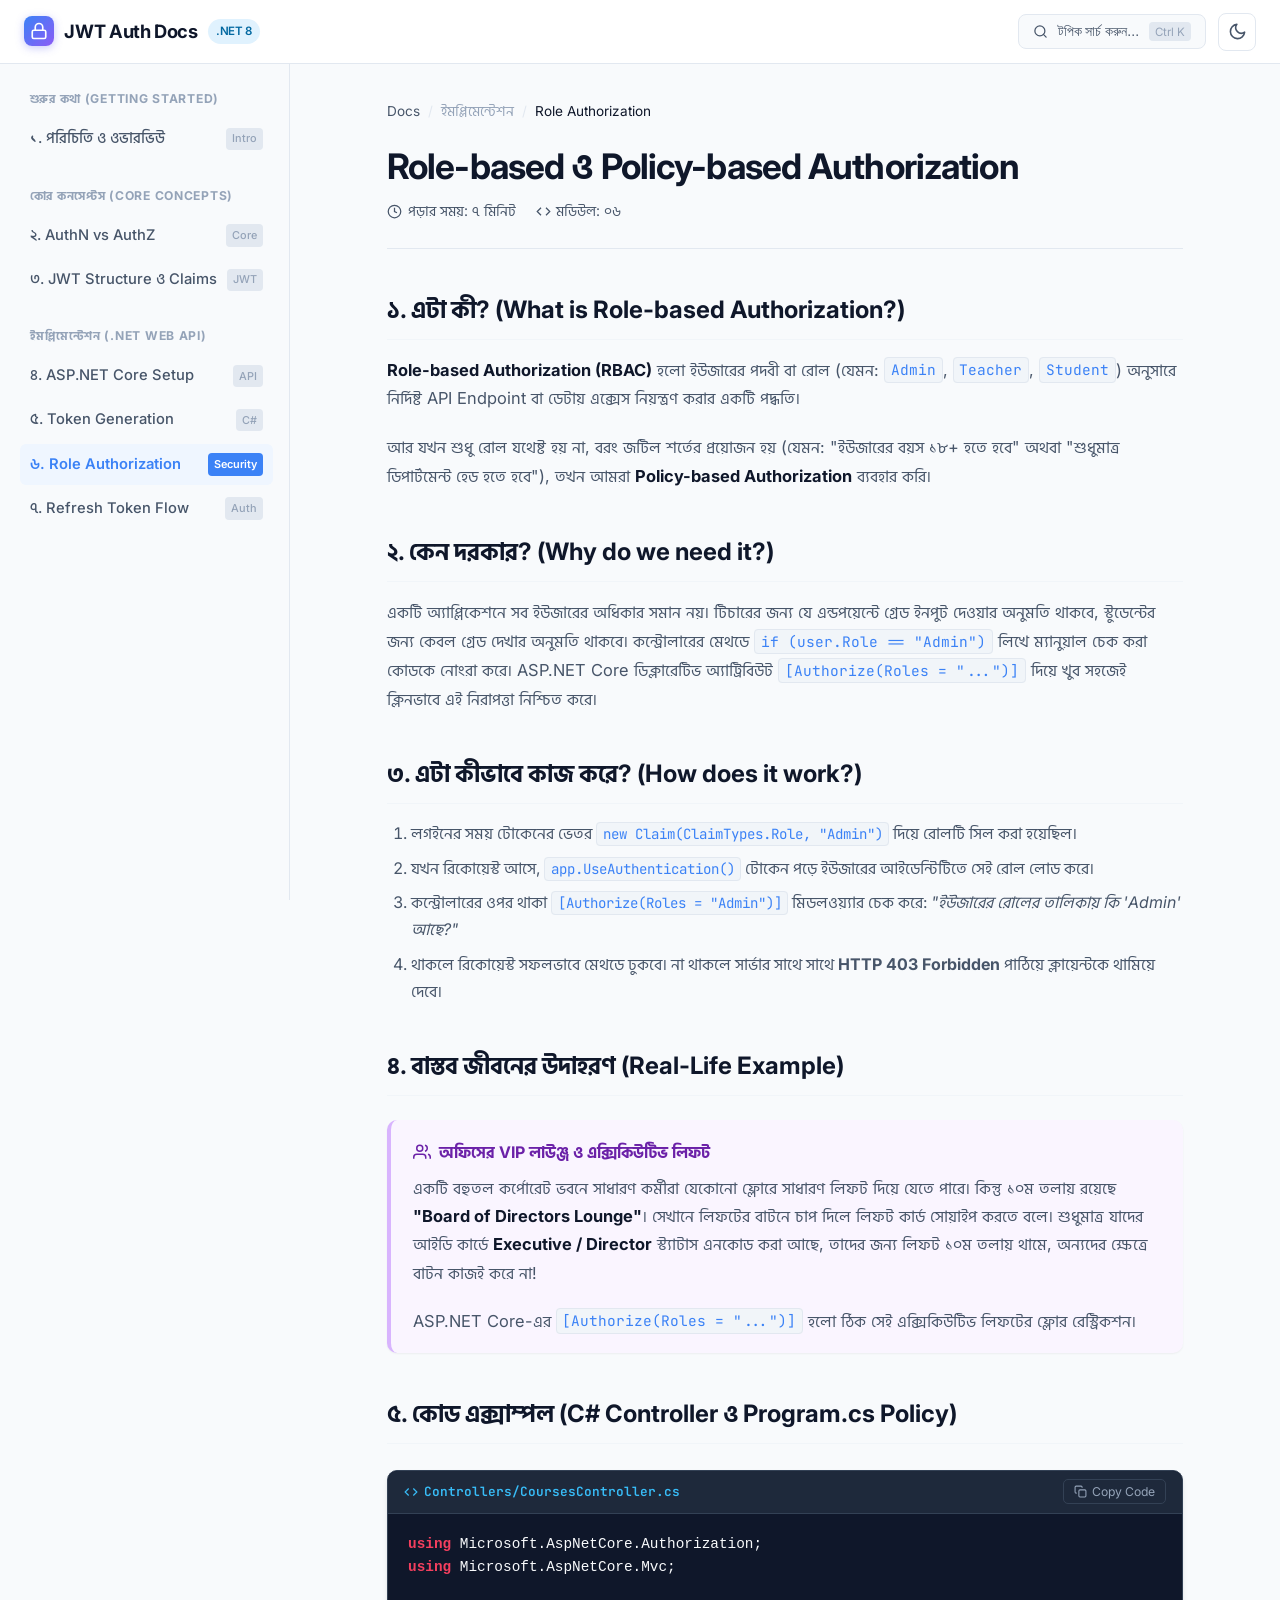
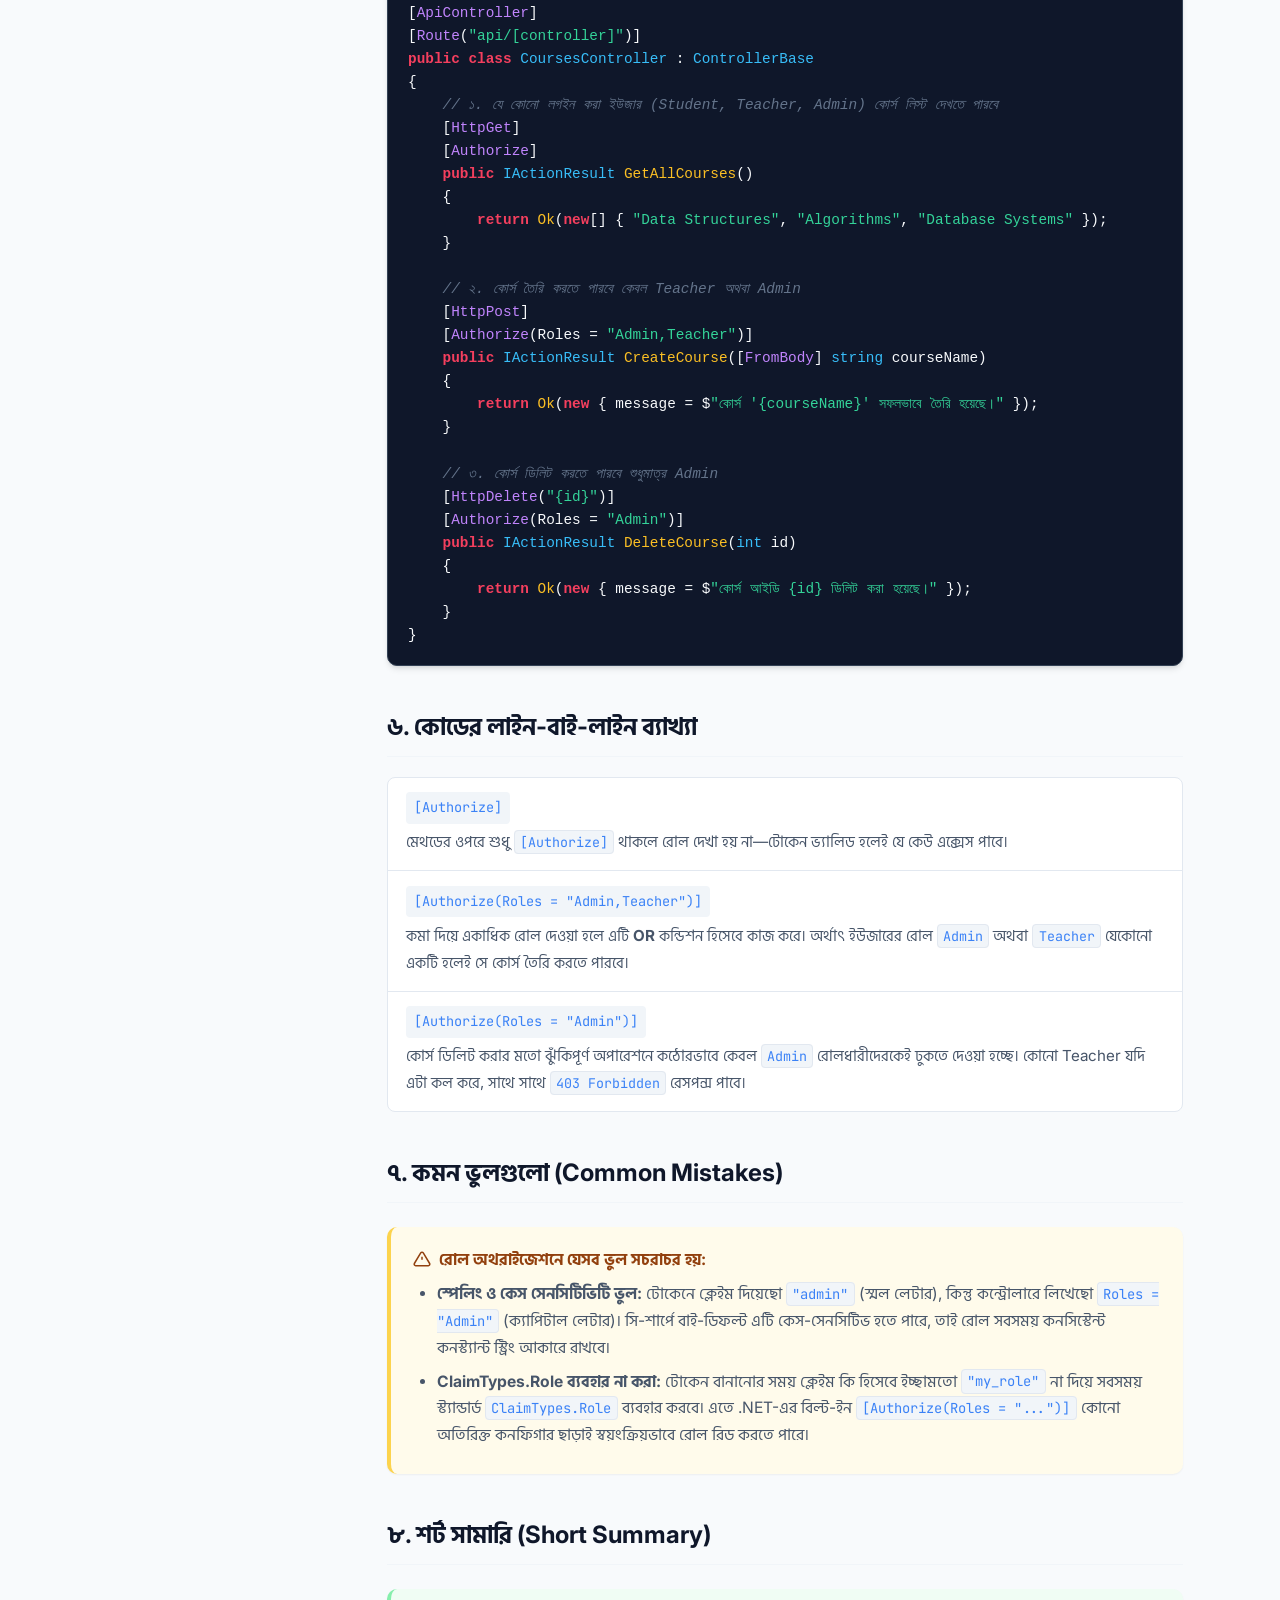
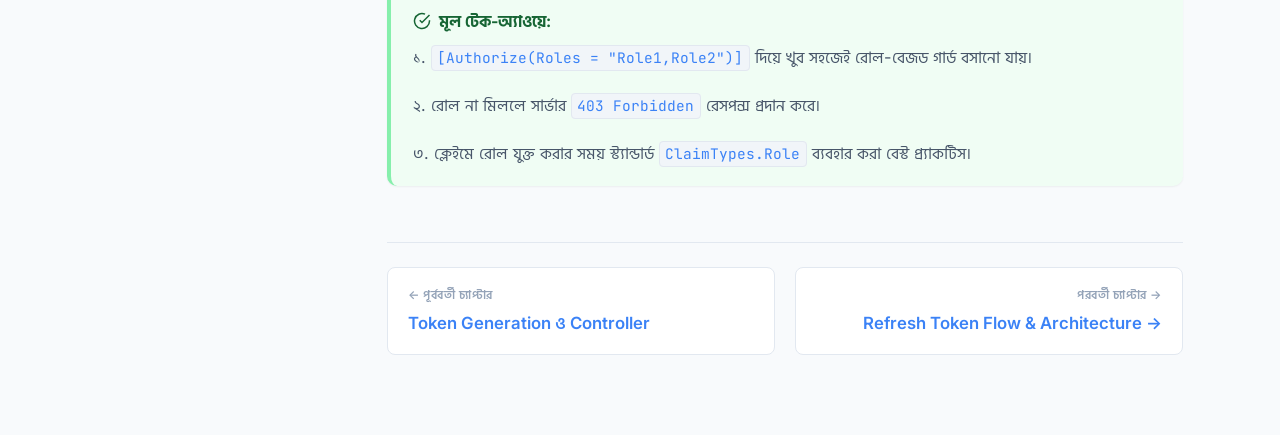
<file: jwt-auth-docs/docs/role-based-authorization.html>
<!DOCTYPE html>
<html lang="bn">
<head>
  <meta charset="UTF-8">
  <meta name="viewport" content="width=device-width, initial-scale=1.0">
  <title>Role-based Authorization | JWT Auth Docs</title>
  <link rel="stylesheet" href="../css/style.css">
</head>
<body>

  <!-- Top Navigation Header -->
  <header class="top-header">
    <div class="header-left">
      <button class="mobile-menu-btn" id="mobileMenuBtn" aria-label="Toggle Menu">
        <svg width="20" height="20" viewBox="0 0 24 24" fill="none" stroke="currentColor" stroke-width="2" stroke-linecap="round" stroke-linejoin="round">
          <line x1="3" y1="12" x2="21" y2="12"></line>
          <line x1="3" y1="6" x2="21" y2="6"></line>
          <line x1="3" y1="18" x2="21" y2="18"></line>
        </svg>
      </button>
      <a href="introduction.html" class="brand-logo">
        <div class="brand-icon">
          <svg width="18" height="18" viewBox="0 0 24 24" fill="none" stroke="currentColor" stroke-width="2.2" stroke-linecap="round" stroke-linejoin="round">
            <rect x="3" y="11" width="18" height="11" rx="2" ry="2"></rect>
            <path d="M7 11V7a5 5 0 0 1 10 0v4"></path>
          </svg>
        </div>
        <span>JWT Auth Docs</span>
        <span class="brand-badge">.NET 8</span>
      </a>
    </div>

    <div class="header-right">
      <button class="search-btn" id="searchBtn">
        <svg width="15" height="15" viewBox="0 0 24 24" fill="none" stroke="currentColor" stroke-width="2" stroke-linecap="round" stroke-linejoin="round">
          <circle cx="11" cy="11" r="8"></circle>
          <line x1="21" y1="21" x2="16.65" y2="16.65"></line>
        </svg>
        <span>টপিক সার্চ করুন...</span>
        <span class="search-shortcut">Ctrl K</span>
      </button>

      <button class="theme-toggle-btn" id="themeToggleBtn" aria-label="Toggle Theme">
        <!-- Sun/Moon icon injected by JS -->
      </button>
    </div>
  </header>

  <!-- Main Container -->
  <div class="docs-container">
    <div class="sidebar-overlay"></div>

    <!-- Left Sidebar -->
    <aside class="docs-sidebar">
      <div class="sidebar-group">
        <div class="group-title">শুরুর কথা (Getting Started)</div>
        <ul class="sidebar-nav">
          <li class="sidebar-item">
            <a href="introduction.html" class="sidebar-link">
              <span>১. পরিচিতি ও ওভারভিউ</span>
              <span class="sidebar-tag">Intro</span>
            </a>
          </li>
        </ul>
      </div>

      <div class="sidebar-group">
        <div class="group-title">কোর কনসেপ্টস (Core Concepts)</div>
        <ul class="sidebar-nav">
          <li class="sidebar-item">
            <a href="authentication-vs-authorization.html" class="sidebar-link">
              <span>২. AuthN vs AuthZ</span>
              <span class="sidebar-tag">Core</span>
            </a>
          </li>
          <li class="sidebar-item">
            <a href="jwt-structure.html" class="sidebar-link">
              <span>৩. JWT Structure ও Claims</span>
              <span class="sidebar-tag">JWT</span>
            </a>
          </li>
        </ul>
      </div>

      <div class="sidebar-group">
        <div class="group-title">ইমপ্লিমেন্টেশন (.NET Web API)</div>
        <ul class="sidebar-nav">
          <li class="sidebar-item">
            <a href="aspnet-core-setup.html" class="sidebar-link">
              <span>৪. ASP.NET Core Setup</span>
              <span class="sidebar-tag">API</span>
            </a>
          </li>
          <li class="sidebar-item">
            <a href="token-generation.html" class="sidebar-link">
              <span>৫. Token Generation</span>
              <span class="sidebar-tag">C#</span>
            </a>
          </li>
          <li class="sidebar-item">
            <a href="role-based-authorization.html" class="sidebar-link active">
              <span>৬. Role Authorization</span>
              <span class="sidebar-tag">Security</span>
            </a>
          </li>
          <li class="sidebar-item">
            <a href="refresh-token.html" class="sidebar-link">
              <span>৭. Refresh Token Flow</span>
              <span class="sidebar-tag">Auth</span>
            </a>
          </li>
        </ul>
      </div>
    </aside>

    <!-- Main Content -->
    <main class="docs-content">
      <nav class="breadcrumbs">
        <a href="introduction.html">Docs</a>
        <span class="separator">/</span>
        <span>ইমপ্লিমেন্টেশন</span>
        <span class="separator">/</span>
        <span style="color: var(--text-primary);">Role Authorization</span>
      </nav>

      <article class="article-header">
        <h1 class="article-title">Role-based ও Policy-based Authorization</h1>
        <div class="article-meta">
          <div class="meta-item">
            <svg width="15" height="15" viewBox="0 0 24 24" fill="none" stroke="currentColor" stroke-width="2"><circle cx="12" cy="12" r="10"></circle><polyline points="12 6 12 12 16 14"></polyline></svg>
            <span>পড়ার সময়: ৭ মিনিট</span>
          </div>
          <div class="meta-item">
            <svg width="15" height="15" viewBox="0 0 24 24" fill="none" stroke="currentColor" stroke-width="2"><polyline points="16 18 22 12 16 6"></polyline><polyline points="8 6 2 12 8 18"></polyline></svg>
            <span>মডিউল: ০৬</span>
          </div>
        </div>
      </article>

      <!-- 1. এটা কী? -->
      <h2 id="what-is-it">১. এটা কী? (What is Role-based Authorization?)</h2>
      <p><strong>Role-based Authorization (RBAC)</strong> হলো ইউজারের পদবী বা রোল (যেমন: <code>Admin</code>, <code>Teacher</code>, <code>Student</code>) অনুসারে নির্দিষ্ট API Endpoint বা ডেটায় এক্সেস নিয়ন্ত্রণ করার একটি পদ্ধতি।</p>
      <p>আর যখন শুধু রোল যথেষ্ট হয় না, বরং জটিল শর্তের প্রয়োজন হয় (যেমন: "ইউজারের বয়স ১৮+ হতে হবে" অথবা "শুধুমাত্র ডিপার্টমেন্ট হেড হতে হবে"), তখন আমরা <strong>Policy-based Authorization</strong> ব্যবহার করি।</p>

      <!-- 2. কেন দরকার? -->
      <h2 id="why-needed">২. কেন দরকার? (Why do we need it?)</h2>
      <p>একটি অ্যাপ্লিকেশনে সব ইউজারের অধিকার সমান নয়। টিচারের জন্য যে এন্ডপয়েন্টে গ্রেড ইনপুট দেওয়ার অনুমতি থাকবে, স্টুডেন্টের জন্য কেবল গ্রেড দেখার অনুমতি থাকবে। কন্ট্রোলারের মেথডে <code>if (user.Role == "Admin")</code> লিখে ম্যানুয়াল চেক করা কোডকে নোংরা করে। ASP.NET Core ডিক্লারেটিভ অ্যাট্রিবিউট <code>[Authorize(Roles = "...")]</code> দিয়ে খুব সহজেই ক্লিনভাবে এই নিরাপত্তা নিশ্চিত করে।</p>

      <!-- 3. এটা কীভাবে কাজ করে? -->
      <h2 id="how-it-works">৩. এটা কীভাবে কাজ করে? (How does it work?)</h2>
      <ol>
        <li>লগইনের সময় টোকেনের ভেতর <code>new Claim(ClaimTypes.Role, "Admin")</code> দিয়ে রোলটি সিল করা হয়েছিল।</li>
        <li>যখন রিকোয়েস্ট আসে, <code>app.UseAuthentication()</code> টোকেন পড়ে ইউজারের আইডেন্টিটিতে সেই রোল লোড করে।</li>
        <li>কন্ট্রোলারের ওপর থাকা <code>[Authorize(Roles = "Admin")]</code> মিডলওয়্যার চেক করে: <em>"ইউজারের রোলের তালিকায় কি 'Admin' আছে?"</em></li>
        <li>থাকলে রিকোয়েস্ট সফলভাবে মেথডে ঢুকবে। না থাকলে সার্ভার সাথে সাথে <strong>HTTP 403 Forbidden</strong> পাঠিয়ে ক্লায়েন্টকে থামিয়ে দেবে।</li>
      </ol>

      <!-- 4. বাস্তব জীবনের উদাহরণ -->
      <h2 id="real-life-example">৪. বাস্তব জীবনের উদাহরণ (Real-Life Example)</h2>
      <div class="callout callout-realworld">
        <div class="callout-title">
          <svg width="18" height="18" viewBox="0 0 24 24" fill="none" stroke="currentColor" stroke-width="2"><path d="M17 21v-2a4 4 0 0 0-4-4H5a4 4 0 0 0-4 4v2"></path><circle cx="9" cy="7" r="4"></circle><path d="M23 21v-2a4 4 0 0 0-3-3.87"></path><path d="M16 3.13a4 4 0 0 1 0 7.75"></path></svg>
          অফিসের VIP লাউঞ্জ ও এক্সিকিউটিভ লিফট
        </div>
        <div class="callout-body">
          <p>একটি বহুতল কর্পোরেট ভবনে সাধারণ কর্মীরা যেকোনো ফ্লোরে সাধারণ লিফট দিয়ে যেতে পারে। কিন্তু ১০ম তলায় রয়েছে <strong>"Board of Directors Lounge"</strong>। সেখানে লিফটের বাটনে চাপ দিলে লিফট কার্ড সোয়াইপ করতে বলে। শুধুমাত্র যাদের আইডি কার্ডে <strong>Executive / Director</strong> স্ট্যাটাস এনকোড করা আছে, তাদের জন্য লিফট ১০ম তলায় থামে, অন্যদের ক্ষেত্রে বাটন কাজই করে না!</p>
          <p>ASP.NET Core-এর <code>[Authorize(Roles = "...")]</code> হলো ঠিক সেই এক্সিকিউটিভ লিফটের ফ্লোর রেস্ট্রিকশন।</p>
        </div>
      </div>

      <!-- 5. Code example -->
      <h2 id="code-example">৫. কোড এক্সাম্পল (C# Controller ও Program.cs Policy)</h2>
      <div class="code-block">
        <div class="code-header">
          <div class="code-lang-badge">
            <svg width="14" height="14" viewBox="0 0 24 24" fill="none" stroke="currentColor" stroke-width="2"><polyline points="16 18 22 12 16 6"></polyline><polyline points="8 6 2 12 8 18"></polyline></svg>
            <span>Controllers/CoursesController.cs</span>
          </div>
          <button class="copy-code-btn">
            <svg width="13" height="13" viewBox="0 0 24 24" fill="none" stroke="currentColor" stroke-width="2"><rect x="9" y="9" width="13" height="13" rx="2" ry="2"></rect><path d="M5 15H4a2 2 0 0 1-2-2V4a2 2 0 0 1 2-2h9a2 2 0 0 1 2 2v1"></path></svg>
            <span>Copy Code</span>
          </button>
        </div>
        <div class="code-content">
<pre><code><span class="token-keyword">using</span> Microsoft.AspNetCore.Authorization;
<span class="token-keyword">using</span> Microsoft.AspNetCore.Mvc;

[<span class="token-attribute">ApiController</span>]
[<span class="token-attribute">Route</span>(<span class="token-string">"api/[controller]"</span>)]
<span class="token-keyword">public class</span> <span class="token-type">CoursesController</span> : <span class="token-type">ControllerBase</span>
{
    <span class="token-comment">// ১. যে কোনো লগইন করা ইউজার (Student, Teacher, Admin) কোর্স লিস্ট দেখতে পারবে</span>
    [<span class="token-attribute">HttpGet</span>]
    [<span class="token-attribute">Authorize</span>]
    <span class="token-keyword">public</span> <span class="token-type">IActionResult</span> <span class="token-function">GetAllCourses</span>()
    {
        <span class="token-keyword">return</span> <span class="token-function">Ok</span>(<span class="token-keyword">new</span>[] { <span class="token-string">"Data Structures"</span>, <span class="token-string">"Algorithms"</span>, <span class="token-string">"Database Systems"</span> });
    }

    <span class="token-comment">// ২. কোর্স তৈরি করতে পারবে কেবল Teacher অথবা Admin</span>
    [<span class="token-attribute">HttpPost</span>]
    [<span class="token-attribute">Authorize</span>(Roles = <span class="token-string">"Admin,Teacher"</span>)]
    <span class="token-keyword">public</span> <span class="token-type">IActionResult</span> <span class="token-function">CreateCourse</span>([<span class="token-attribute">FromBody</span>] <span class="token-type">string</span> courseName)
    {
        <span class="token-keyword">return</span> <span class="token-function">Ok</span>(<span class="token-keyword">new</span> { message = $<span class="token-string">"কোর্স '{courseName}' সফলভাবে তৈরি হয়েছে।"</span> });
    }

    <span class="token-comment">// ৩. কোর্স ডিলিট করতে পারবে শুধুমাত্র Admin</span>
    [<span class="token-attribute">HttpDelete</span>(<span class="token-string">"{id}"</span>)]
    [<span class="token-attribute">Authorize</span>(Roles = <span class="token-string">"Admin"</span>)]
    <span class="token-keyword">public</span> <span class="token-type">IActionResult</span> <span class="token-function">DeleteCourse</span>(<span class="token-type">int</span> id)
    {
        <span class="token-keyword">return</span> <span class="token-function">Ok</span>(<span class="token-keyword">new</span> { message = $<span class="token-string">"কোর্স আইডি {id} ডিলিট করা হয়েছে।"</span> });
    }
}</code></pre>
        </div>
      </div>

      <!-- 6. Code line-by-line explanation -->
      <h2 id="line-by-line">৬. কোডের লাইন-বাই-লাইন ব্যাখ্যা</h2>
      <div class="breakdown-card">
        <div class="breakdown-item">
          <span class="breakdown-code">[Authorize]</span>
          <span class="breakdown-desc">মেথডের ওপরে শুধু <code>[Authorize]</code> থাকলে রোল দেখা হয় না—টোকেন ভ্যালিড হলেই যে কেউ এক্সেস পাবে।</span>
        </div>
        <div class="breakdown-item">
          <span class="breakdown-code">[Authorize(Roles = "Admin,Teacher")]</span>
          <span class="breakdown-desc">কমা দিয়ে একাধিক রোল দেওয়া হলে এটি <strong>OR</strong> কন্ডিশন হিসেবে কাজ করে। অর্থাৎ ইউজারের রোল <code>Admin</code> অথবা <code>Teacher</code> যেকোনো একটি হলেই সে কোর্স তৈরি করতে পারবে।</span>
        </div>
        <div class="breakdown-item">
          <span class="breakdown-code">[Authorize(Roles = "Admin")]</span>
          <span class="breakdown-desc">কোর্স ডিলিট করার মতো ঝুঁকিপূর্ণ অপারেশনে কঠোরভাবে কেবল <code>Admin</code> রোলধারীদেরকেই ঢুকতে দেওয়া হচ্ছে। কোনো Teacher যদি এটা কল করে, সাথে সাথে <code>403 Forbidden</code> রেসপন্স পাবে।</span>
        </div>
      </div>

      <!-- 7. Common mistakes -->
      <h2 id="common-mistakes">৭. কমন ভুলগুলো (Common Mistakes)</h2>
      <div class="callout callout-mistake">
        <div class="callout-title">
          <svg width="18" height="18" viewBox="0 0 24 24" fill="none" stroke="currentColor" stroke-width="2"><path d="M10.29 3.86L1.82 18a2 2 0 0 0 1.71 3h16.94a2 2 0 0 0 1.71-3L13.71 3.86a2 2 0 0 0-3.42 0z"></path><line x1="12" y1="9" x2="12" y2="13"></line><line x1="12" y1="17" x2="12.01" y2="17"></line></svg>
          রোল অথরাইজেশনে যেসব ভুল সচরাচর হয়:
        </div>
        <div class="callout-body">
          <ul style="margin-bottom:0;">
            <li><strong>স্পেলিং ও কেস সেনসিটিভিটি ভুল:</strong> টোকেনে ক্লেইম দিয়েছো <code>"admin"</code> (স্মল লেটার), কিন্তু কন্ট্রোলারে লিখেছো <code>Roles = "Admin"</code> (ক্যাপিটাল লেটার)। সি-শার্পে বাই-ডিফল্ট এটি কেস-সেনসিটিভ হতে পারে, তাই রোল সবসময় কনসিস্টেন্ট কনস্ট্যান্ট স্ট্রিং আকারে রাখবে।</li>
            <li><strong>ClaimTypes.Role ব্যবহার না করা:</strong> টোকেন বানানোর সময় ক্লেইম কি হিসেবে ইচ্ছামতো <code>"my_role"</code> না দিয়ে সবসময় স্ট্যান্ডার্ড <code>ClaimTypes.Role</code> ব্যবহার করবে। এতে .NET-এর বিল্ট-ইন <code>[Authorize(Roles = "...")]</code> কোনো অতিরিক্ত কনফিগার ছাড়াই স্বয়ংক্রিয়ভাবে রোল রিড করতে পারে।</li>
          </ul>
        </div>
      </div>

      <!-- 8. Short summary -->
      <h2 id="short-summary">৮. শর্ট সামারি (Short Summary)</h2>
      <div class="callout callout-summary">
        <div class="callout-title">
          <svg width="18" height="18" viewBox="0 0 24 24" fill="none" stroke="currentColor" stroke-width="2"><path d="M22 11.08V12a10 10 0 1 1-5.93-9.14"></path><polyline points="22 4 12 14.01 9 11.01"></polyline></svg>
          মূল টেক-অ্যাওয়ে:
        </div>
        <div class="callout-body">
          <p>১. <code>[Authorize(Roles = "Role1,Role2")]</code> দিয়ে খুব সহজেই রোল-বেজড গার্ড বসানো যায়।</p>
          <p>২. রোল না মিললে সার্ভার <code>403 Forbidden</code> রেসপন্স প্রদান করে।</p>
          <p>৩. ক্লেইমে রোল যুক্ত করার সময় স্ট্যান্ডার্ড <code>ClaimTypes.Role</code> ব্যবহার করা বেস্ট প্র্যাকটিস।</p>
        </div>
      </div>

      <!-- Navigation Footer -->
      <div class="docs-nav-footer">
        <a href="token-generation.html" class="nav-card">
          <span class="nav-card-label">&larr; পূর্ববর্তী চ্যাপ্টার</span>
          <span class="nav-card-title">Token Generation ও Controller</span>
        </a>
        <a href="refresh-token.html" class="nav-card next">
          <span class="nav-card-label">পরবর্তী চ্যাপ্টার &rarr;</span>
          <span class="nav-card-title">Refresh Token Flow & Architecture &rarr;</span>
        </a>
      </div>
    </main>
  </div>

  <!-- Search Modal -->
  <div class="search-modal-backdrop" id="searchModalBackdrop">
    <div class="search-modal">
      <div class="search-input-wrapper">
        <svg width="18" height="18" viewBox="0 0 24 24" fill="none" stroke="currentColor" stroke-width="2"><circle cx="11" cy="11" r="8"></circle><line x1="21" y1="21" x2="16.65" y2="16.65"></line></svg>
        <input type="text" id="searchInput" placeholder="ডকুমেন্টেশনে সার্চ করুন (যেমন: JWT, Claims, Roles)..." autocomplete="off">
      </div>
      <div class="search-results" id="searchResults">
        <!-- Injected via JavaScript -->
      </div>
      <div class="search-footer">
        <span>ন্যাভিগেশনের জন্য <kbd>↑</kbd> <kbd>↓</kbd> ও সিলেক্ট করতে <kbd>Enter</kbd> চাপুন</span>
        <span>বন্ধ করতে <kbd>Esc</kbd></span>
      </div>
    </div>
  </div>

  <script src="../js/app.js"></script>
</body>
</html>
</file>
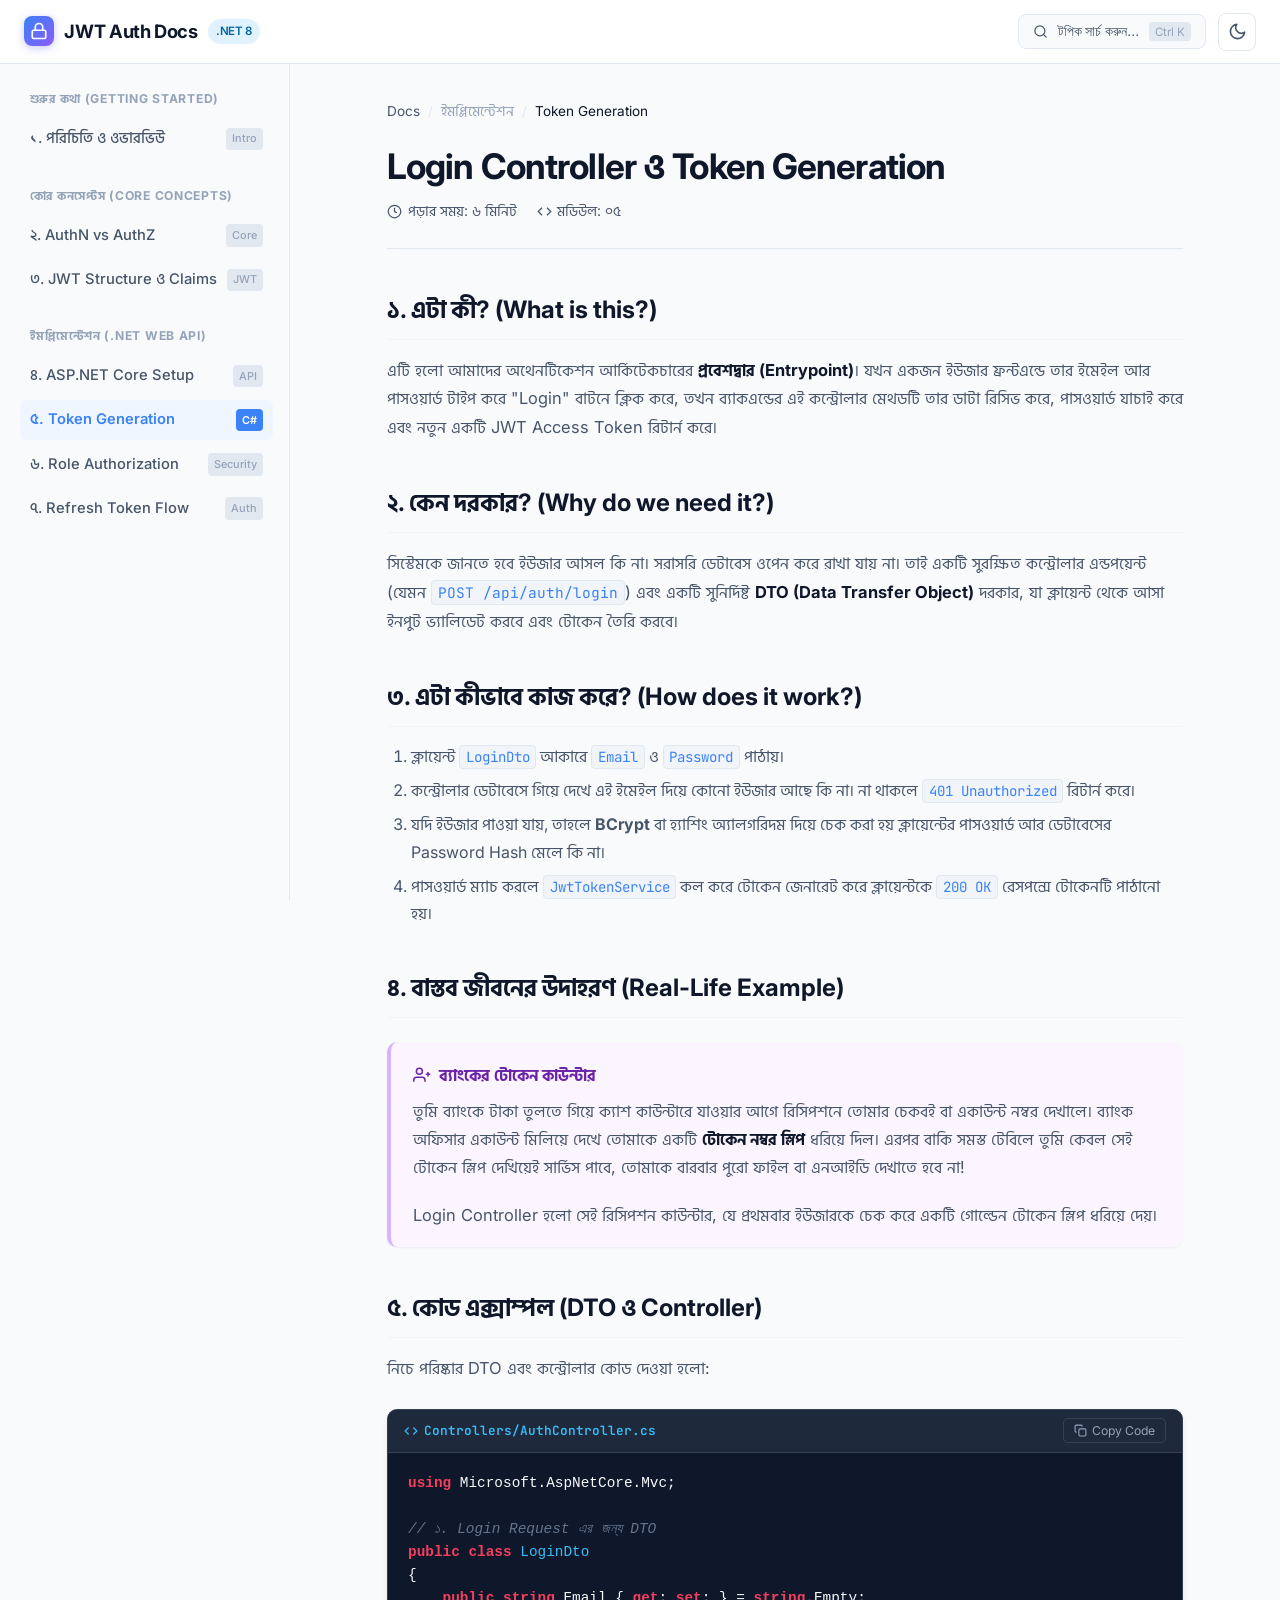
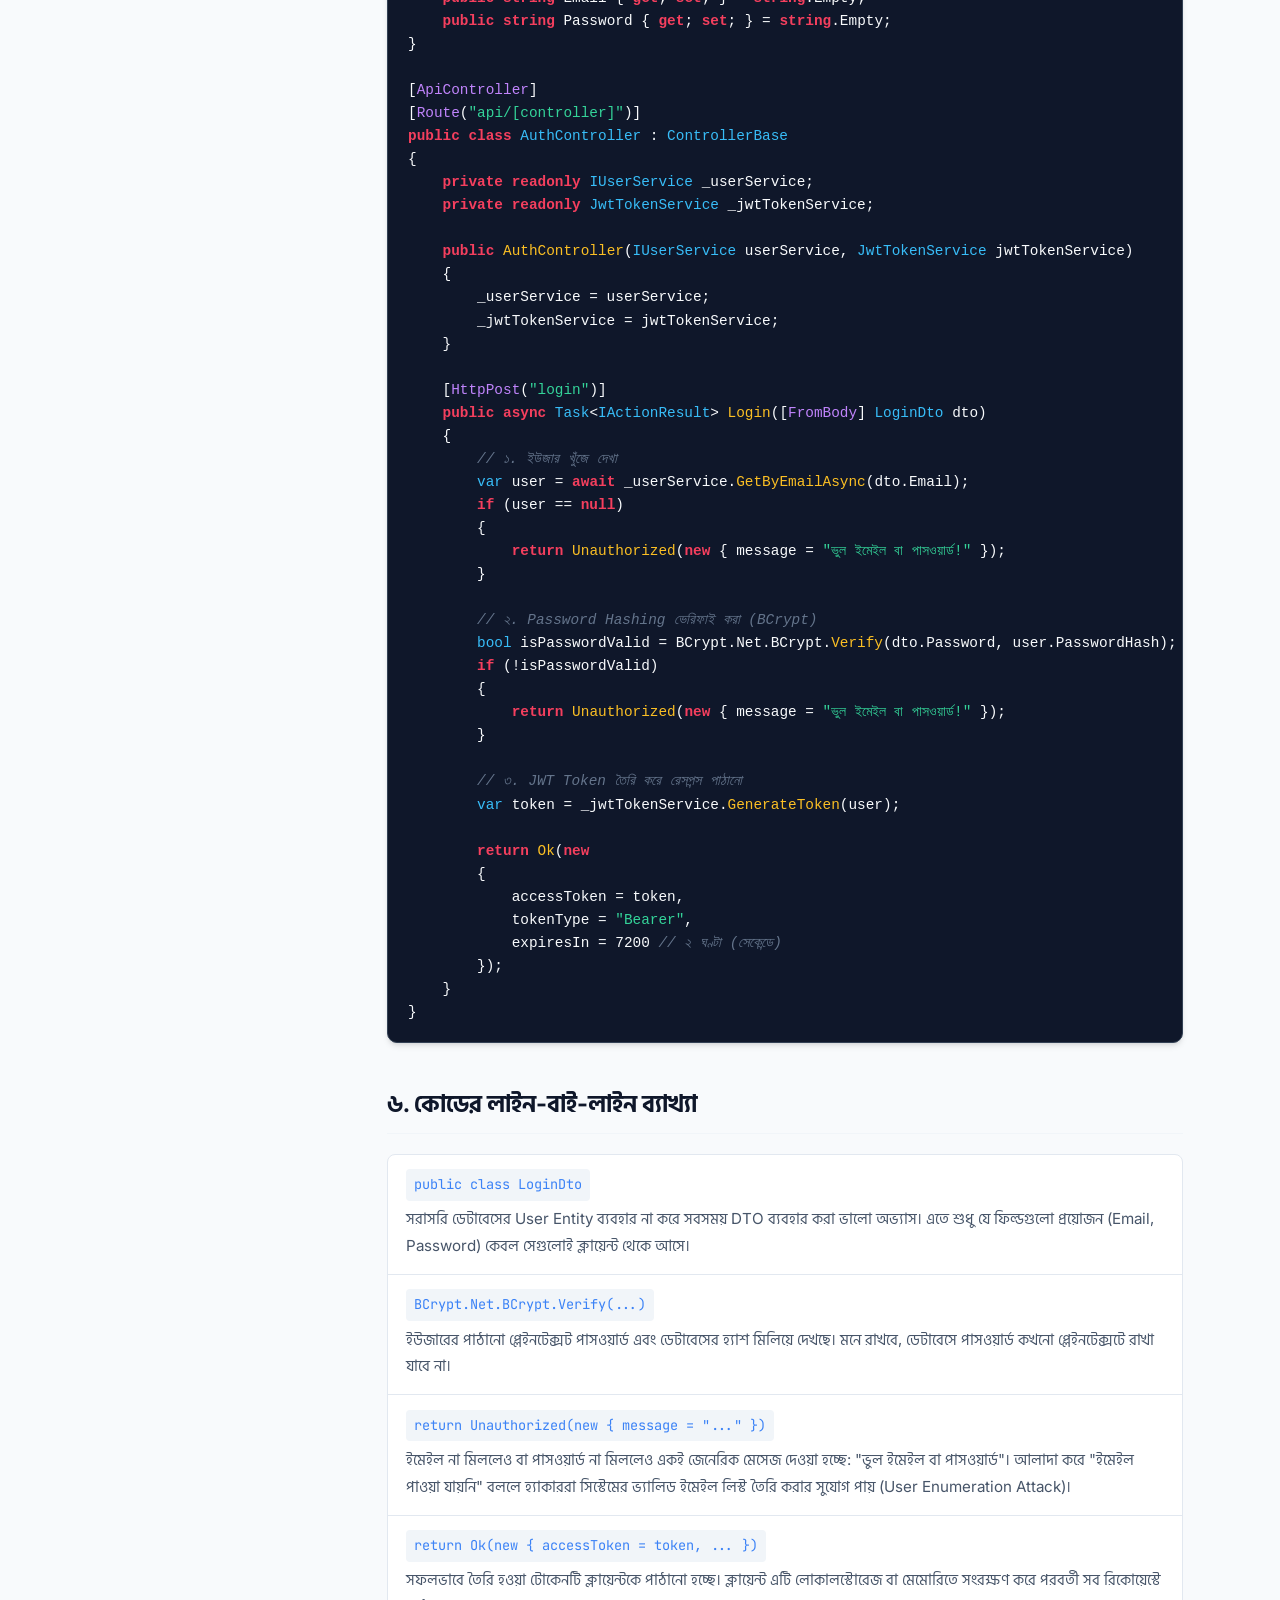
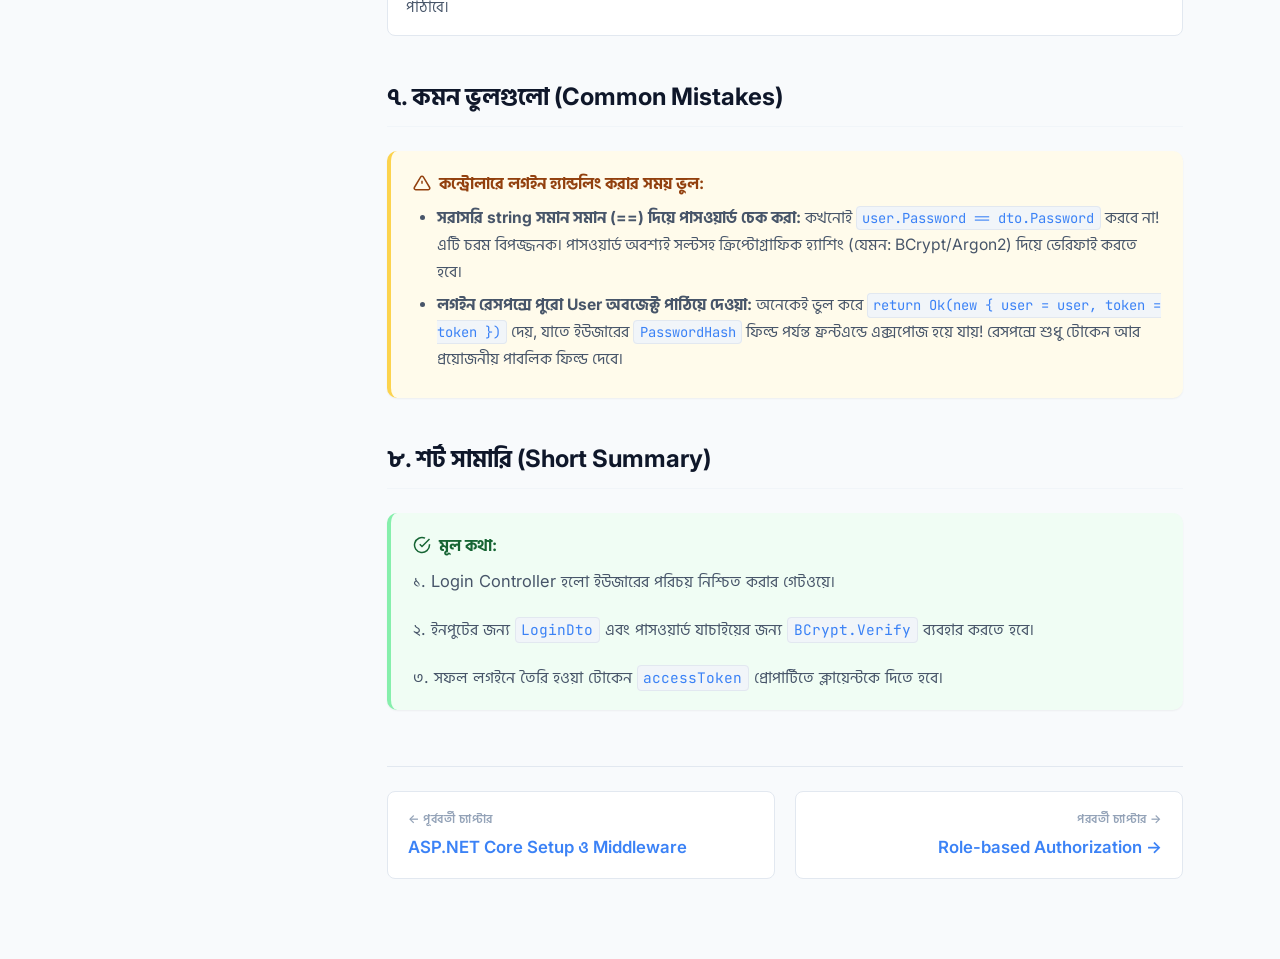
<file: jwt-auth-docs/docs/token-generation.html>
<!DOCTYPE html>
<html lang="bn">
<head>
  <meta charset="UTF-8">
  <meta name="viewport" content="width=device-width, initial-scale=1.0">
  <title>Token Generation ও Controller | JWT Auth Docs</title>
  <link rel="stylesheet" href="../css/style.css">
</head>
<body>

  <!-- Top Navigation Header -->
  <header class="top-header">
    <div class="header-left">
      <button class="mobile-menu-btn" id="mobileMenuBtn" aria-label="Toggle Menu">
        <svg width="20" height="20" viewBox="0 0 24 24" fill="none" stroke="currentColor" stroke-width="2" stroke-linecap="round" stroke-linejoin="round">
          <line x1="3" y1="12" x2="21" y2="12"></line>
          <line x1="3" y1="6" x2="21" y2="6"></line>
          <line x1="3" y1="18" x2="21" y2="18"></line>
        </svg>
      </button>
      <a href="introduction.html" class="brand-logo">
        <div class="brand-icon">
          <svg width="18" height="18" viewBox="0 0 24 24" fill="none" stroke="currentColor" stroke-width="2.2" stroke-linecap="round" stroke-linejoin="round">
            <rect x="3" y="11" width="18" height="11" rx="2" ry="2"></rect>
            <path d="M7 11V7a5 5 0 0 1 10 0v4"></path>
          </svg>
        </div>
        <span>JWT Auth Docs</span>
        <span class="brand-badge">.NET 8</span>
      </a>
    </div>

    <div class="header-right">
      <button class="search-btn" id="searchBtn">
        <svg width="15" height="15" viewBox="0 0 24 24" fill="none" stroke="currentColor" stroke-width="2" stroke-linecap="round" stroke-linejoin="round">
          <circle cx="11" cy="11" r="8"></circle>
          <line x1="21" y1="21" x2="16.65" y2="16.65"></line>
        </svg>
        <span>টপিক সার্চ করুন...</span>
        <span class="search-shortcut">Ctrl K</span>
      </button>

      <button class="theme-toggle-btn" id="themeToggleBtn" aria-label="Toggle Theme">
        <!-- Sun/Moon icon injected by JS -->
      </button>
    </div>
  </header>

  <!-- Main Container -->
  <div class="docs-container">
    <div class="sidebar-overlay"></div>

    <!-- Left Sidebar -->
    <aside class="docs-sidebar">
      <div class="sidebar-group">
        <div class="group-title">শুরুর কথা (Getting Started)</div>
        <ul class="sidebar-nav">
          <li class="sidebar-item">
            <a href="introduction.html" class="sidebar-link">
              <span>১. পরিচিতি ও ওভারভিউ</span>
              <span class="sidebar-tag">Intro</span>
            </a>
          </li>
        </ul>
      </div>

      <div class="sidebar-group">
        <div class="group-title">কোর কনসেপ্টস (Core Concepts)</div>
        <ul class="sidebar-nav">
          <li class="sidebar-item">
            <a href="authentication-vs-authorization.html" class="sidebar-link">
              <span>২. AuthN vs AuthZ</span>
              <span class="sidebar-tag">Core</span>
            </a>
          </li>
          <li class="sidebar-item">
            <a href="jwt-structure.html" class="sidebar-link">
              <span>৩. JWT Structure ও Claims</span>
              <span class="sidebar-tag">JWT</span>
            </a>
          </li>
        </ul>
      </div>

      <div class="sidebar-group">
        <div class="group-title">ইমপ্লিমেন্টেশন (.NET Web API)</div>
        <ul class="sidebar-nav">
          <li class="sidebar-item">
            <a href="aspnet-core-setup.html" class="sidebar-link">
              <span>৪. ASP.NET Core Setup</span>
              <span class="sidebar-tag">API</span>
            </a>
          </li>
          <li class="sidebar-item">
            <a href="token-generation.html" class="sidebar-link active">
              <span>৫. Token Generation</span>
              <span class="sidebar-tag">C#</span>
            </a>
          </li>
          <li class="sidebar-item">
            <a href="role-based-authorization.html" class="sidebar-link">
              <span>৬. Role Authorization</span>
              <span class="sidebar-tag">Security</span>
            </a>
          </li>
          <li class="sidebar-item">
            <a href="refresh-token.html" class="sidebar-link">
              <span>৭. Refresh Token Flow</span>
              <span class="sidebar-tag">Auth</span>
            </a>
          </li>
        </ul>
      </div>
    </aside>

    <!-- Main Content -->
    <main class="docs-content">
      <nav class="breadcrumbs">
        <a href="introduction.html">Docs</a>
        <span class="separator">/</span>
        <span>ইমপ্লিমেন্টেশন</span>
        <span class="separator">/</span>
        <span style="color: var(--text-primary);">Token Generation</span>
      </nav>

      <article class="article-header">
        <h1 class="article-title">Login Controller ও Token Generation</h1>
        <div class="article-meta">
          <div class="meta-item">
            <svg width="15" height="15" viewBox="0 0 24 24" fill="none" stroke="currentColor" stroke-width="2"><circle cx="12" cy="12" r="10"></circle><polyline points="12 6 12 12 16 14"></polyline></svg>
            <span>পড়ার সময়: ৬ মিনিট</span>
          </div>
          <div class="meta-item">
            <svg width="15" height="15" viewBox="0 0 24 24" fill="none" stroke="currentColor" stroke-width="2"><polyline points="16 18 22 12 16 6"></polyline><polyline points="8 6 2 12 8 18"></polyline></svg>
            <span>মডিউল: ০৫</span>
          </div>
        </div>
      </article>

      <!-- 1. এটা কী? -->
      <h2 id="what-is-it">১. এটা কী? (What is this?)</h2>
      <p>এটি হলো আমাদের অথেনটিকেশন আর্কিটেকচারের <strong>প্রবেশদ্বার (Entrypoint)</strong>। যখন একজন ইউজার ফ্রন্টএন্ডে তার ইমেইল আর পাসওয়ার্ড টাইপ করে "Login" বাটনে ক্লিক করে, তখন ব্যাকএন্ডের এই কন্ট্রোলার মেথডটি তার ডাটা রিসিভ করে, পাসওয়ার্ড যাচাই করে এবং নতুন একটি JWT Access Token রিটার্ন করে।</p>

      <!-- 2. কেন দরকার? -->
      <h2 id="why-needed">২. কেন দরকার? (Why do we need it?)</h2>
      <p>সিস্টেমকে জানতে হবে ইউজার আসল কি না। সরাসরি ডেটাবেস ওপেন করে রাখা যায় না। তাই একটি সুরক্ষিত কন্ট্রোলার এন্ডপয়েন্ট (যেমন <code>POST /api/auth/login</code>) এবং একটি সুনির্দিষ্ট <strong>DTO (Data Transfer Object)</strong> দরকার, যা ক্লায়েন্ট থেকে আসা ইনপুট ভ্যালিডেট করবে এবং টোকেন তৈরি করবে।</p>

      <!-- 3. এটা কীভাবে কাজ করে? -->
      <h2 id="how-it-works">৩. এটা কীভাবে কাজ করে? (How does it work?)</h2>
      <ol>
        <li>ক্লায়েন্ট <code>LoginDto</code> আকারে <code>Email</code> ও <code>Password</code> পাঠায়।</li>
        <li>কন্ট্রোলার ডেটাবেসে গিয়ে দেখে এই ইমেইল দিয়ে কোনো ইউজার আছে কি না। না থাকলে <code>401 Unauthorized</code> রিটার্ন করে।</li>
        <li>যদি ইউজার পাওয়া যায়, তাহলে <strong>BCrypt</strong> বা হ্যাশিং অ্যালগরিদম দিয়ে চেক করা হয় ক্লায়েন্টের পাসওয়ার্ড আর ডেটাবেসের Password Hash মেলে কি না।</li>
        <li>পাসওয়ার্ড ম্যাচ করলে <code>JwtTokenService</code> কল করে টোকেন জেনারেট করে ক্লায়েন্টকে <code>200 OK</code> রেসপন্সে টোকেনটি পাঠানো হয়।</li>
      </ol>

      <!-- 4. বাস্তব জীবনের উদাহরণ -->
      <h2 id="real-life-example">৪. বাস্তব জীবনের উদাহরণ (Real-Life Example)</h2>
      <div class="callout callout-realworld">
        <div class="callout-title">
          <svg width="18" height="18" viewBox="0 0 24 24" fill="none" stroke="currentColor" stroke-width="2"><path d="M16 21v-2a4 4 0 0 0-4-4H5a4 4 0 0 0-4 4v2"></path><circle cx="8.5" cy="7" r="4"></circle><line x1="20" y1="8" x2="20" y2="14"></line><line x1="23" y1="11" x2="17" y2="11"></line></svg>
          ব্যাংকের টোকেন কাউন্টার
        </div>
        <div class="callout-body">
          <p>তুমি ব্যাংকে টাকা তুলতে গিয়ে ক্যাশ কাউন্টারে যাওয়ার আগে রিসিপশনে তোমার চেকবই বা একাউন্ট নম্বর দেখালে। ব্যাংক অফিসার একাউন্ট মিলিয়ে দেখে তোমাকে একটি <strong>টোকেন নম্বর স্লিপ</strong> ধরিয়ে দিল। এরপর বাকি সমস্ত টেবিলে তুমি কেবল সেই টোকেন স্লিপ দেখিয়েই সার্ভিস পাবে, তোমাকে বারবার পুরো ফাইল বা এনআইডি দেখাতে হবে না!</p>
          <p>Login Controller হলো সেই রিসিপশন কাউন্টার, যে প্রথমবার ইউজারকে চেক করে একটি গোল্ডেন টোকেন স্লিপ ধরিয়ে দেয়।</p>
        </div>
      </div>

      <!-- 5. Code example -->
      <h2 id="code-example">৫. কোড এক্সাম্পল (DTO ও Controller)</h2>
      <p>নিচে পরিষ্কার DTO এবং কন্ট্রোলার কোড দেওয়া হলো:</p>

      <div class="code-block">
        <div class="code-header">
          <div class="code-lang-badge">
            <svg width="14" height="14" viewBox="0 0 24 24" fill="none" stroke="currentColor" stroke-width="2"><polyline points="16 18 22 12 16 6"></polyline><polyline points="8 6 2 12 8 18"></polyline></svg>
            <span>Controllers/AuthController.cs</span>
          </div>
          <button class="copy-code-btn">
            <svg width="13" height="13" viewBox="0 0 24 24" fill="none" stroke="currentColor" stroke-width="2"><rect x="9" y="9" width="13" height="13" rx="2" ry="2"></rect><path d="M5 15H4a2 2 0 0 1-2-2V4a2 2 0 0 1 2-2h9a2 2 0 0 1 2 2v1"></path></svg>
            <span>Copy Code</span>
          </button>
        </div>
        <div class="code-content">
<pre><code><span class="token-keyword">using</span> Microsoft.AspNetCore.Mvc;

<span class="token-comment">// ১. Login Request এর জন্য DTO</span>
<span class="token-keyword">public class</span> <span class="token-type">LoginDto</span>
{
    <span class="token-keyword">public string</span> Email { <span class="token-keyword">get</span>; <span class="token-keyword">set</span>; } = <span class="token-keyword">string</span>.Empty;
    <span class="token-keyword">public string</span> Password { <span class="token-keyword">get</span>; <span class="token-keyword">set</span>; } = <span class="token-keyword">string</span>.Empty;
}

[<span class="token-attribute">ApiController</span>]
[<span class="token-attribute">Route</span>(<span class="token-string">"api/[controller]"</span>)]
<span class="token-keyword">public class</span> <span class="token-type">AuthController</span> : <span class="token-type">ControllerBase</span>
{
    <span class="token-keyword">private readonly</span> <span class="token-type">IUserService</span> _userService;
    <span class="token-keyword">private readonly</span> <span class="token-type">JwtTokenService</span> _jwtTokenService;

    <span class="token-keyword">public</span> <span class="token-function">AuthController</span>(<span class="token-type">IUserService</span> userService, <span class="token-type">JwtTokenService</span> jwtTokenService)
    {
        _userService = userService;
        _jwtTokenService = jwtTokenService;
    }

    [<span class="token-attribute">HttpPost</span>(<span class="token-string">"login"</span>)]
    <span class="token-keyword">public async</span> <span class="token-type">Task</span>&lt;<span class="token-type">IActionResult</span>&gt; <span class="token-function">Login</span>([<span class="token-attribute">FromBody</span>] <span class="token-type">LoginDto</span> dto)
    {
        <span class="token-comment">// ১. ইউজার খুঁজে দেখা</span>
        <span class="token-type">var</span> user = <span class="token-keyword">await</span> _userService.<span class="token-function">GetByEmailAsync</span>(dto.Email);
        <span class="token-keyword">if</span> (user == <span class="token-keyword">null</span>)
        {
            <span class="token-keyword">return</span> <span class="token-function">Unauthorized</span>(<span class="token-keyword">new</span> { message = <span class="token-string">"ভুল ইমেইল বা পাসওয়ার্ড!"</span> });
        }

        <span class="token-comment">// ২. Password Hashing ভেরিফাই করা (BCrypt)</span>
        <span class="token-type">bool</span> isPasswordValid = BCrypt.Net.BCrypt.<span class="token-function">Verify</span>(dto.Password, user.PasswordHash);
        <span class="token-keyword">if</span> (!isPasswordValid)
        {
            <span class="token-keyword">return</span> <span class="token-function">Unauthorized</span>(<span class="token-keyword">new</span> { message = <span class="token-string">"ভুল ইমেইল বা পাসওয়ার্ড!"</span> });
        }

        <span class="token-comment">// ৩. JWT Token তৈরি করে রেসপন্স পাঠানো</span>
        <span class="token-type">var</span> token = _jwtTokenService.<span class="token-function">GenerateToken</span>(user);

        <span class="token-keyword">return</span> <span class="token-function">Ok</span>(<span class="token-keyword">new</span>
        {
            accessToken = token,
            tokenType = <span class="token-string">"Bearer"</span>,
            expiresIn = <span class="token-number">7200</span> <span class="token-comment">// ২ ঘণ্টা (সেকেন্ডে)</span>
        });
    }
}</code></pre>
        </div>
      </div>

      <!-- 6. Code line-by-line explanation -->
      <h2 id="line-by-line">৬. কোডের লাইন-বাই-লাইন ব্যাখ্যা</h2>
      <div class="breakdown-card">
        <div class="breakdown-item">
          <span class="breakdown-code">public class LoginDto</span>
          <span class="breakdown-desc">সরাসরি ডেটাবেসের User Entity ব্যবহার না করে সবসময় DTO ব্যবহার করা ভালো অভ্যাস। এতে শুধু যে ফিল্ডগুলো প্রয়োজন (Email, Password) কেবল সেগুলোই ক্লায়েন্ট থেকে আসে।</span>
        </div>
        <div class="breakdown-item">
          <span class="breakdown-code">BCrypt.Net.BCrypt.Verify(...)</span>
          <span class="breakdown-desc">ইউজারের পাঠানো প্লেইনটেক্সট পাসওয়ার্ড এবং ডেটাবেসের হ্যাশ মিলিয়ে দেখছে। মনে রাখবে, ডেটাবেসে পাসওয়ার্ড কখনো প্লেইনটেক্সটে রাখা যাবে না।</span>
        </div>
        <div class="breakdown-item">
          <span class="breakdown-code">return Unauthorized(new { message = "..." })</span>
          <span class="breakdown-desc">ইমেইল না মিললেও বা পাসওয়ার্ড না মিললেও একই জেনেরিক মেসেজ দেওয়া হচ্ছে: "ভুল ইমেইল বা পাসওয়ার্ড"। আলাদা করে "ইমেইল পাওয়া যায়নি" বললে হ্যাকাররা সিস্টেমের ভ্যালিড ইমেইল লিস্ট তৈরি করার সুযোগ পায় (User Enumeration Attack)।</span>
        </div>
        <div class="breakdown-item">
          <span class="breakdown-code">return Ok(new { accessToken = token, ... })</span>
          <span class="breakdown-desc">সফলভাবে তৈরি হওয়া টোকেনটি ক্লায়েন্টকে পাঠানো হচ্ছে। ক্লায়েন্ট এটি লোকালস্টোরেজ বা মেমোরিতে সংরক্ষণ করে পরবর্তী সব রিকোয়েস্টে পাঠাবে।</span>
        </div>
      </div>

      <!-- 7. Common mistakes -->
      <h2 id="common-mistakes">৭. কমন ভুলগুলো (Common Mistakes)</h2>
      <div class="callout callout-mistake">
        <div class="callout-title">
          <svg width="18" height="18" viewBox="0 0 24 24" fill="none" stroke="currentColor" stroke-width="2"><path d="M10.29 3.86L1.82 18a2 2 0 0 0 1.71 3h16.94a2 2 0 0 0 1.71-3L13.71 3.86a2 2 0 0 0-3.42 0z"></path><line x1="12" y1="9" x2="12" y2="13"></line><line x1="12" y1="17" x2="12.01" y2="17"></line></svg>
          কন্ট্রোলারে লগইন হ্যান্ডলিং করার সময় ভুল:
        </div>
        <div class="callout-body">
          <ul style="margin-bottom:0;">
            <li><strong>সরাসরি string সমান সমান (==) দিয়ে পাসওয়ার্ড চেক করা:</strong> কখনোই <code>user.Password == dto.Password</code> করবে না! এটি চরম বিপজ্জনক। পাসওয়ার্ড অবশ্যই সল্টসহ ক্রিপ্টোগ্রাফিক হ্যাশিং (যেমন: BCrypt/Argon2) দিয়ে ভেরিফাই করতে হবে।</li>
            <li><strong>লগইন রেসপন্সে পুরো User অবজেক্ট পাঠিয়ে দেওয়া:</strong> অনেকেই ভুল করে <code>return Ok(new { user = user, token = token })</code> দেয়, যাতে ইউজারের <code>PasswordHash</code> ফিল্ড পর্যন্ত ফ্রন্টএন্ডে এক্সপোজ হয়ে যায়! রেসপন্সে শুধু টোকেন আর প্রয়োজনীয় পাবলিক ফিল্ড দেবে।</li>
          </ul>
        </div>
      </div>

      <!-- 8. Short summary -->
      <h2 id="short-summary">৮. শর্ট সামারি (Short Summary)</h2>
      <div class="callout callout-summary">
        <div class="callout-title">
          <svg width="18" height="18" viewBox="0 0 24 24" fill="none" stroke="currentColor" stroke-width="2"><path d="M22 11.08V12a10 10 0 1 1-5.93-9.14"></path><polyline points="22 4 12 14.01 9 11.01"></polyline></svg>
          মূল কথা:
        </div>
        <div class="callout-body">
          <p>১. Login Controller হলো ইউজারের পরিচয় নিশ্চিত করার গেটওয়ে।</p>
          <p>২. ইনপুটের জন্য <code>LoginDto</code> এবং পাসওয়ার্ড যাচাইয়ের জন্য <code>BCrypt.Verify</code> ব্যবহার করতে হবে।</p>
          <p>৩. সফল লগইনে তৈরি হওয়া টোকেন <code>accessToken</code> প্রোপার্টিতে ক্লায়েন্টকে দিতে হবে।</p>
        </div>
      </div>

      <!-- Navigation Footer -->
      <div class="docs-nav-footer">
        <a href="aspnet-core-setup.html" class="nav-card">
          <span class="nav-card-label">&larr; পূর্ববর্তী চ্যাপ্টার</span>
          <span class="nav-card-title">ASP.NET Core Setup ও Middleware</span>
        </a>
        <a href="role-based-authorization.html" class="nav-card next">
          <span class="nav-card-label">পরবর্তী চ্যাপ্টার &rarr;</span>
          <span class="nav-card-title">Role-based Authorization &rarr;</span>
        </a>
      </div>
    </main>
  </div>

  <!-- Search Modal -->
  <div class="search-modal-backdrop" id="searchModalBackdrop">
    <div class="search-modal">
      <div class="search-input-wrapper">
        <svg width="18" height="18" viewBox="0 0 24 24" fill="none" stroke="currentColor" stroke-width="2"><circle cx="11" cy="11" r="8"></circle><line x1="21" y1="21" x2="16.65" y2="16.65"></line></svg>
        <input type="text" id="searchInput" placeholder="ডকুমেন্টেশনে সার্চ করুন (যেমন: JWT, Claims, Roles)..." autocomplete="off">
      </div>
      <div class="search-results" id="searchResults">
        <!-- Injected via JavaScript -->
      </div>
      <div class="search-footer">
        <span>ন্যাভিগেশনের জন্য <kbd>↑</kbd> <kbd>↓</kbd> ও সিলেক্ট করতে <kbd>Enter</kbd> চাপুন</span>
        <span>বন্ধ করতে <kbd>Esc</kbd></span>
      </div>
    </div>
  </div>

  <script src="../js/app.js"></script>
</body>
</html>
</file>
<file: jwt-auth-docs/css/style.css>
@import url('https://fonts.googleapis.com/css2?family=Hind+Siliguri:wght@400;500;600;700&family=Inter:wght@400;500;600;700&family=JetBrains+Mono:wght@400;500;600&display=swap');

:root {
  /* Color Palette - Light Mode */
  --bg-body: #f8fafc;
  --bg-surface: #ffffff;
  --bg-sidebar: #f8fafc;
  --border-color: #e2e8f0;
  --border-light: #f1f5f9;
  
  --text-primary: #0f172a;
  --text-secondary: #475569;
  --text-muted: #94a3b8;
  
  --accent-primary: #3b82f6;
  --accent-hover: #2563eb;
  --accent-light: #eff6ff;
  --accent-glow: rgba(59, 130, 246, 0.15);
  
  --badge-bg: #e0f2fe;
  --badge-text: #0369a1;
  
  --code-bg: #0f172a;
  --code-header: #1e293b;
  --code-text: #f8fafc;
  --code-border: #334155;
  
  --callout-tip-bg: #f0fdf4;
  --callout-tip-border: #86efac;
  --callout-tip-text: #166534;
  
  --callout-warn-bg: #fffbeb;
  --callout-warn-border: #fcd34d;
  --callout-warn-text: #92400e;
  
  --callout-note-bg: #f0f9ff;
  --callout-note-border: #7dd3fc;
  --callout-note-text: #075985;

  --callout-real-bg: #faf5ff;
  --callout-real-border: #d8b4fe;
  --callout-real-text: #6b21a8;

  --shadow-sm: 0 1px 2px 0 rgb(0 0 0 / 0.05);
  --shadow-md: 0 4px 6px -1px rgb(0 0 0 / 0.1), 0 2px 4px -2px rgb(0 0 0 / 0.1);
  --shadow-lg: 0 10px 15px -3px rgb(0 0 0 / 0.1), 0 4px 6px -4px rgb(0 0 0 / 0.1);
  
  --sidebar-width: 290px;
  --header-height: 64px;
}

[data-theme="dark"] {
  /* Color Palette - Dark Mode */
  --bg-body: #0b0f19;
  --bg-surface: #111827;
  --bg-sidebar: #0d131f;
  --border-color: #1f2937;
  --border-light: #182234;
  
  --text-primary: #f9fafb;
  --text-secondary: #9ca3af;
  --text-muted: #6b7280;
  
  --accent-primary: #60a5fa;
  --accent-hover: #3b82f6;
  --accent-light: #172554;
  --accent-glow: rgba(96, 165, 250, 0.18);
  
  --badge-bg: #1e293b;
  --badge-text: #38bdf8;
  
  --code-bg: #030712;
  --code-header: #111827;
  --code-text: #f3f4f6;
  --code-border: #1f2937;
  
  --callout-tip-bg: #064e3b22;
  --callout-tip-border: #059669;
  --callout-tip-text: #6ee7b7;
  
  --callout-warn-bg: #78350f22;
  --callout-warn-border: #d97706;
  --callout-warn-text: #fde68a;
  
  --callout-note-bg: #0c4a6e22;
  --callout-note-border: #0284c7;
  --callout-note-text: #7dd3fc;

  --callout-real-bg: #581c8722;
  --callout-real-border: #9333ea;
  --callout-real-text: #d8b4fe;

  --shadow-sm: 0 1px 2px 0 rgb(0 0 0 / 0.3);
  --shadow-md: 0 4px 6px -1px rgb(0 0 0 / 0.4);
  --shadow-lg: 0 10px 15px -3px rgb(0 0 0 / 0.5);
}

/* Base Styles */
* {
  box-sizing: border-box;
  margin: 0;
  padding: 0;
}

html {
  scroll-behavior: smooth;
  font-size: 16px;
}

body {
  font-family: 'Inter', 'Hind Siliguri', -apple-system, BlinkMacSystemFont, 'Segoe UI', Roboto, sans-serif;
  background-color: var(--bg-body);
  color: var(--text-primary);
  line-height: 1.75;
  transition: background-color 0.25s ease, color 0.25s ease;
  min-height: 100vh;
  display: flex;
  flex-direction: column;
}

/* Top Navigation / Header */
.top-header {
  position: sticky;
  top: 0;
  z-index: 50;
  height: var(--header-height);
  background: var(--bg-surface);
  border-bottom: 1px solid var(--border-color);
  backdrop-filter: blur(12px);
  -webkit-backdrop-filter: blur(12px);
  display: flex;
  align-items: center;
  justify-content: space-between;
  padding: 0 1.5rem;
  transition: border-color 0.25s ease, background 0.25s ease;
}

.header-left {
  display: flex;
  align-items: center;
  gap: 1rem;
}

.brand-logo {
  display: flex;
  align-items: center;
  gap: 0.65rem;
  text-decoration: none;
  color: var(--text-primary);
  font-weight: 700;
  font-size: 1.15rem;
  letter-spacing: -0.02em;
}

.brand-icon {
  width: 30px;
  height: 30px;
  background: linear-gradient(135deg, #3b82f6, #8b5cf6);
  border-radius: 8px;
  display: flex;
  align-items: center;
  justify-content: center;
  color: white;
  box-shadow: 0 2px 8px rgba(99, 102, 241, 0.35);
}

.brand-badge {
  font-size: 0.72rem;
  font-weight: 600;
  padding: 0.15rem 0.5rem;
  border-radius: 9999px;
  background: var(--badge-bg);
  color: var(--badge-text);
  font-family: 'Inter', sans-serif;
}

.header-right {
  display: flex;
  align-items: center;
  gap: 0.75rem;
}

/* Search Trigger Button */
.search-btn {
  display: flex;
  align-items: center;
  gap: 0.6rem;
  background: var(--bg-body);
  border: 1px solid var(--border-color);
  color: var(--text-secondary);
  padding: 0.45rem 0.85rem;
  border-radius: 8px;
  font-size: 0.875rem;
  cursor: pointer;
  transition: all 0.2s ease;
}

.search-btn:hover {
  border-color: var(--accent-primary);
  color: var(--text-primary);
  box-shadow: var(--shadow-sm);
}

.search-shortcut {
  font-size: 0.72rem;
  font-family: 'Inter', sans-serif;
  padding: 0.15rem 0.4rem;
  border-radius: 4px;
  background: var(--border-color);
  color: var(--text-muted);
}

/* Theme Toggle Button */
.theme-toggle-btn, .mobile-menu-btn {
  background: transparent;
  border: 1px solid var(--border-color);
  border-radius: 8px;
  width: 38px;
  height: 38px;
  display: flex;
  align-items: center;
  justify-content: center;
  color: var(--text-secondary);
  cursor: pointer;
  transition: all 0.2s ease;
}

.theme-toggle-btn:hover, .mobile-menu-btn:hover {
  border-color: var(--accent-primary);
  color: var(--accent-primary);
  background: var(--accent-light);
}

.mobile-menu-btn {
  display: none;
}

/* Documentation Layout */
.docs-container {
  display: flex;
  flex: 1;
  position: relative;
  min-height: calc(100vh - var(--header-height));
}

/* Left Sidebar */
.docs-sidebar {
  width: var(--sidebar-width);
  background: var(--bg-sidebar);
  border-right: 1px solid var(--border-color);
  position: sticky;
  top: var(--header-height);
  height: calc(100vh - var(--header-height));
  overflow-y: auto;
  padding: 1.5rem 1rem 3rem 1.25rem;
  flex-shrink: 0;
  transition: transform 0.3s ease, border-color 0.25s ease;
}

.docs-sidebar::-webkit-scrollbar {
  width: 5px;
}
.docs-sidebar::-webkit-scrollbar-thumb {
  background: var(--border-color);
  border-radius: 4px;
}

.sidebar-group {
  margin-bottom: 1.6rem;
}

.group-title {
  font-size: 0.76rem;
  font-weight: 700;
  text-transform: uppercase;
  letter-spacing: 0.06em;
  color: var(--text-muted);
  margin-bottom: 0.6rem;
  padding-left: 0.6rem;
}

.sidebar-nav {
  list-style: none;
}

.sidebar-item {
  margin-bottom: 0.25rem;
}

.sidebar-link {
  display: flex;
  align-items: center;
  justify-content: space-between;
  padding: 0.45rem 0.65rem;
  border-radius: 6px;
  font-size: 0.92rem;
  color: var(--text-secondary);
  text-decoration: none;
  font-weight: 500;
  transition: all 0.15s ease;
}

.sidebar-link:hover {
  color: var(--text-primary);
  background: var(--border-color);
}

.sidebar-link.active {
  color: var(--accent-primary);
  background: var(--accent-light);
  font-weight: 600;
}

.sidebar-tag {
  font-size: 0.68rem;
  padding: 0.1rem 0.35rem;
  border-radius: 4px;
  background: var(--border-color);
  color: var(--text-muted);
}

.sidebar-link.active .sidebar-tag {
  background: var(--accent-primary);
  color: #ffffff;
}

/* Main Content Area */
.docs-content {
  flex: 1;
  max-width: 860px;
  margin: 0 auto;
  padding: 2.25rem 2rem 5rem 2rem;
  min-width: 0; /* Prevents overflow issues */
}

/* Breadcrumbs */
.breadcrumbs {
  display: flex;
  align-items: center;
  gap: 0.5rem;
  font-size: 0.85rem;
  color: var(--text-muted);
  margin-bottom: 1.25rem;
}

.breadcrumbs a {
  color: var(--text-secondary);
  text-decoration: none;
  transition: color 0.15s ease;
}

.breadcrumbs a:hover {
  color: var(--accent-primary);
}

.breadcrumbs .separator {
  color: var(--border-color);
}

/* Article Header */
.article-header {
  margin-bottom: 2.25rem;
  border-bottom: 1px solid var(--border-color);
  padding-bottom: 1.5rem;
}

.article-title {
  font-size: 2.2rem;
  font-weight: 700;
  letter-spacing: -0.025em;
  color: var(--text-primary);
  margin-bottom: 0.6rem;
  line-height: 1.3;
}

.article-meta {
  display: flex;
  align-items: center;
  gap: 1.25rem;
  font-size: 0.875rem;
  color: var(--text-secondary);
}

.meta-item {
  display: flex;
  align-items: center;
  gap: 0.35rem;
}

/* Headings */
.docs-content h2 {
  font-size: 1.5rem;
  font-weight: 700;
  color: var(--text-primary);
  margin: 2.5rem 0 1rem 0;
  padding-bottom: 0.5rem;
  border-bottom: 1px solid var(--border-light);
  display: flex;
  align-items: center;
  gap: 0.5rem;
}

.docs-content h3 {
  font-size: 1.2rem;
  font-weight: 600;
  color: var(--text-primary);
  margin: 1.8rem 0 0.8rem 0;
}

.docs-content p {
  margin-bottom: 1.25rem;
  font-size: 1.03rem;
  color: var(--text-secondary);
}

.docs-content p strong {
  color: var(--text-primary);
}

.docs-content ul, .docs-content ol {
  margin-bottom: 1.4rem;
  padding-left: 1.5rem;
  color: var(--text-secondary);
}

.docs-content li {
  margin-bottom: 0.45rem;
  line-height: 1.7;
}

/* Table Styles */
.docs-content table {
  width: 100%;
  border-collapse: collapse;
  margin: 1.5rem 0;
  font-size: 0.95rem;
  background: var(--bg-surface);
  border-radius: 8px;
  overflow: hidden;
  border: 1px solid var(--border-color);
}

.docs-content th, .docs-content td {
  padding: 0.75rem 1rem;
  border: 1px solid var(--border-color);
  text-align: left;
}

.docs-content th {
  background: var(--bg-body);
  font-weight: 600;
  color: var(--text-primary);
}

.docs-content tr:nth-child(even) {
  background: var(--border-light);
}

/* Blockquote */
.docs-content blockquote {
  margin: 1.25rem 0;
  padding: 0.85rem 1.25rem;
  border-left: 4px solid var(--accent-primary);
  background: var(--accent-light);
  color: var(--text-primary);
  font-style: italic;
  font-size: 1.05rem;
  border-radius: 0 8px 8px 0;
}

/* Inline Code */
:not(pre) > code {
  font-family: 'JetBrains Mono', monospace;
  font-size: 0.88em;
  background: var(--border-light);
  color: var(--accent-primary);
  border: 1px solid var(--border-color);
  padding: 0.15em 0.4em;
  border-radius: 4px;
}

/* Callout Boxes */
.callout {
  margin: 1.5rem 0;
  padding: 1.15rem 1.35rem;
  border-radius: 10px;
  border-left: 4px solid;
  position: relative;
  box-shadow: var(--shadow-sm);
}

.callout-title {
  display: flex;
  align-items: center;
  gap: 0.55rem;
  font-weight: 700;
  font-size: 1rem;
  margin-bottom: 0.5rem;
}

.callout-body {
  font-size: 0.98rem;
  line-height: 1.7;
}

.callout-body p:last-child {
  margin-bottom: 0;
}

/* Callout Types */
.callout-concept {
  background: var(--callout-note-bg);
  border-color: var(--callout-note-border);
  color: var(--callout-note-text);
}
.callout-concept .callout-title {
  color: var(--callout-note-text);
}

.callout-realworld {
  background: var(--callout-real-bg);
  border-color: var(--callout-real-border);
  color: var(--callout-real-text);
}
.callout-realworld .callout-title {
  color: var(--callout-real-text);
}

.callout-mistake {
  background: var(--callout-warn-bg);
  border-color: var(--callout-warn-border);
  color: var(--callout-warn-text);
}
.callout-mistake .callout-title {
  color: var(--callout-warn-text);
}

.callout-summary {
  background: var(--callout-tip-bg);
  border-color: var(--callout-tip-border);
  color: var(--callout-tip-text);
}
.callout-summary .callout-title {
  color: var(--callout-tip-text);
}

/* Code Block Wrapper */
.code-block {
  margin: 1.6rem 0;
  background: var(--code-bg);
  border: 1px solid var(--code-border);
  border-radius: 10px;
  overflow: hidden;
  box-shadow: var(--shadow-md);
}

.code-header {
  display: flex;
  align-items: center;
  justify-content: space-between;
  padding: 0.55rem 1rem;
  background: var(--code-header);
  border-bottom: 1px solid var(--code-border);
  font-size: 0.8rem;
  font-family: 'JetBrains Mono', monospace;
  color: var(--text-muted);
}

.code-lang-badge {
  display: flex;
  align-items: center;
  gap: 0.4rem;
  font-weight: 600;
  color: #38bdf8;
}

.copy-code-btn {
  background: transparent;
  border: 1px solid var(--code-border);
  border-radius: 5px;
  color: #94a3b8;
  padding: 0.25rem 0.6rem;
  font-size: 0.76rem;
  font-family: 'Inter', sans-serif;
  cursor: pointer;
  display: flex;
  align-items: center;
  gap: 0.35rem;
  transition: all 0.2s ease;
}

.copy-code-btn:hover {
  background: rgba(255, 255, 255, 0.08);
  color: #ffffff;
  border-color: #64748b;
}

.code-content {
  padding: 1.15rem 1.25rem;
  overflow-x: auto;
  font-family: 'JetBrains Mono', monospace;
  font-size: 0.9rem;
  line-height: 1.6;
  color: var(--code-text);
}

.code-content pre {
  margin: 0;
}

/* Syntax Highlighting Colors */
.token-keyword { color: #f43f5e; font-weight: 600; }
.token-type { color: #38bdf8; }
.token-string { color: #34d399; }
.token-function { color: #fbbf24; }
.token-comment { color: #64748b; font-style: italic; }
.token-attribute { color: #c084fc; }

/* Line by line breakdown list */
.breakdown-card {
  margin: 1.2rem 0;
  background: var(--bg-surface);
  border: 1px solid var(--border-color);
  border-radius: 8px;
  overflow: hidden;
}

.breakdown-item {
  padding: 0.9rem 1.1rem;
  border-bottom: 1px solid var(--border-color);
  display: flex;
  flex-direction: column;
  gap: 0.35rem;
}

.breakdown-item:last-child {
  border-bottom: none;
}

.breakdown-code {
  font-family: 'JetBrains Mono', monospace;
  font-size: 0.85rem;
  color: var(--accent-primary);
  background: var(--border-light);
  padding: 0.25rem 0.5rem;
  border-radius: 4px;
  display: inline-block;
  align-self: flex-start;
}

.breakdown-desc {
  font-size: 0.95rem;
  color: var(--text-secondary);
}

/* Previous / Next Navigation */
.docs-nav-footer {
  margin-top: 3.5rem;
  padding-top: 1.5rem;
  border-top: 1px solid var(--border-color);
  display: grid;
  grid-template-columns: 1fr 1fr;
  gap: 1.25rem;
}

.nav-card {
  display: flex;
  flex-direction: column;
  padding: 1rem 1.25rem;
  border: 1px solid var(--border-color);
  border-radius: 8px;
  text-decoration: none;
  background: var(--bg-surface);
  transition: all 0.2s ease;
}

.nav-card:hover {
  border-color: var(--accent-primary);
  box-shadow: var(--shadow-sm);
  transform: translateY(-2px);
}

.nav-card.next {
  text-align: right;
  grid-column: 2;
}

.nav-card-label {
  font-size: 0.75rem;
  font-weight: 600;
  text-transform: uppercase;
  letter-spacing: 0.05em;
  color: var(--text-muted);
  margin-bottom: 0.25rem;
}

.nav-card-title {
  font-size: 1.05rem;
  font-weight: 600;
  color: var(--accent-primary);
}

/* Search Modal */
.search-modal-backdrop {
  display: none;
  position: fixed;
  inset: 0;
  background: rgba(0, 0, 0, 0.55);
  backdrop-filter: blur(4px);
  z-index: 100;
  align-items: flex-start;
  justify-content: center;
  padding-top: 10vh;
}

.search-modal-backdrop.open {
  display: flex;
}

.search-modal {
  background: var(--bg-surface);
  border: 1px solid var(--border-color);
  border-radius: 12px;
  width: 90%;
  max-width: 580px;
  box-shadow: var(--shadow-lg);
  overflow: hidden;
  animation: modalSlide 0.15s ease-out;
}

@keyframes modalSlide {
  from { opacity: 0; transform: translateY(-10px); }
  to { opacity: 1; transform: translateY(0); }
}

.search-input-wrapper {
  display: flex;
  align-items: center;
  padding: 0.85rem 1.15rem;
  border-bottom: 1px solid var(--border-color);
  gap: 0.75rem;
}

.search-input-wrapper input {
  flex: 1;
  background: transparent;
  border: none;
  outline: none;
  font-size: 1.05rem;
  color: var(--text-primary);
  font-family: inherit;
}

.search-results {
  max-height: 360px;
  overflow-y: auto;
  padding: 0.65rem;
}

.search-result-item {
  display: block;
  padding: 0.65rem 0.85rem;
  border-radius: 6px;
  text-decoration: none;
  color: var(--text-secondary);
  transition: all 0.12s ease;
  margin-bottom: 0.25rem;
}

.search-result-item:hover, .search-result-item.selected {
  background: var(--accent-light);
  color: var(--accent-primary);
}

.result-title {
  font-weight: 600;
  font-size: 0.95rem;
  color: var(--text-primary);
}

.search-result-item:hover .result-title, .search-result-item.selected .result-title {
  color: var(--accent-primary);
}

.result-desc {
  font-size: 0.8rem;
  color: var(--text-muted);
}

.search-footer {
  padding: 0.6rem 1.15rem;
  background: var(--bg-body);
  border-top: 1px solid var(--border-color);
  font-size: 0.75rem;
  color: var(--text-muted);
  display: flex;
  justify-content: space-between;
}

/* Mobile Sidebar Drawer */
.sidebar-overlay {
  display: none;
  position: fixed;
  inset: 0;
  background: rgba(0, 0, 0, 0.45);
  backdrop-filter: blur(2px);
  z-index: 45;
}

@media (max-width: 900px) {
  .mobile-menu-btn {
    display: flex;
  }

  .docs-sidebar {
    position: fixed;
    top: var(--header-height);
    left: 0;
    bottom: 0;
    z-index: 48;
    background: var(--bg-surface);
    transform: translateX(-100%);
    box-shadow: var(--shadow-lg);
  }

  .docs-sidebar.open {
    transform: translateX(0);
  }

  .sidebar-overlay.open {
    display: block;
  }

  .docs-content {
    padding: 1.5rem 1rem 4rem 1rem;
  }

  .docs-nav-footer {
    grid-template-columns: 1fr;
  }

  .nav-card.next {
    grid-column: 1;
  }
}
</file>
